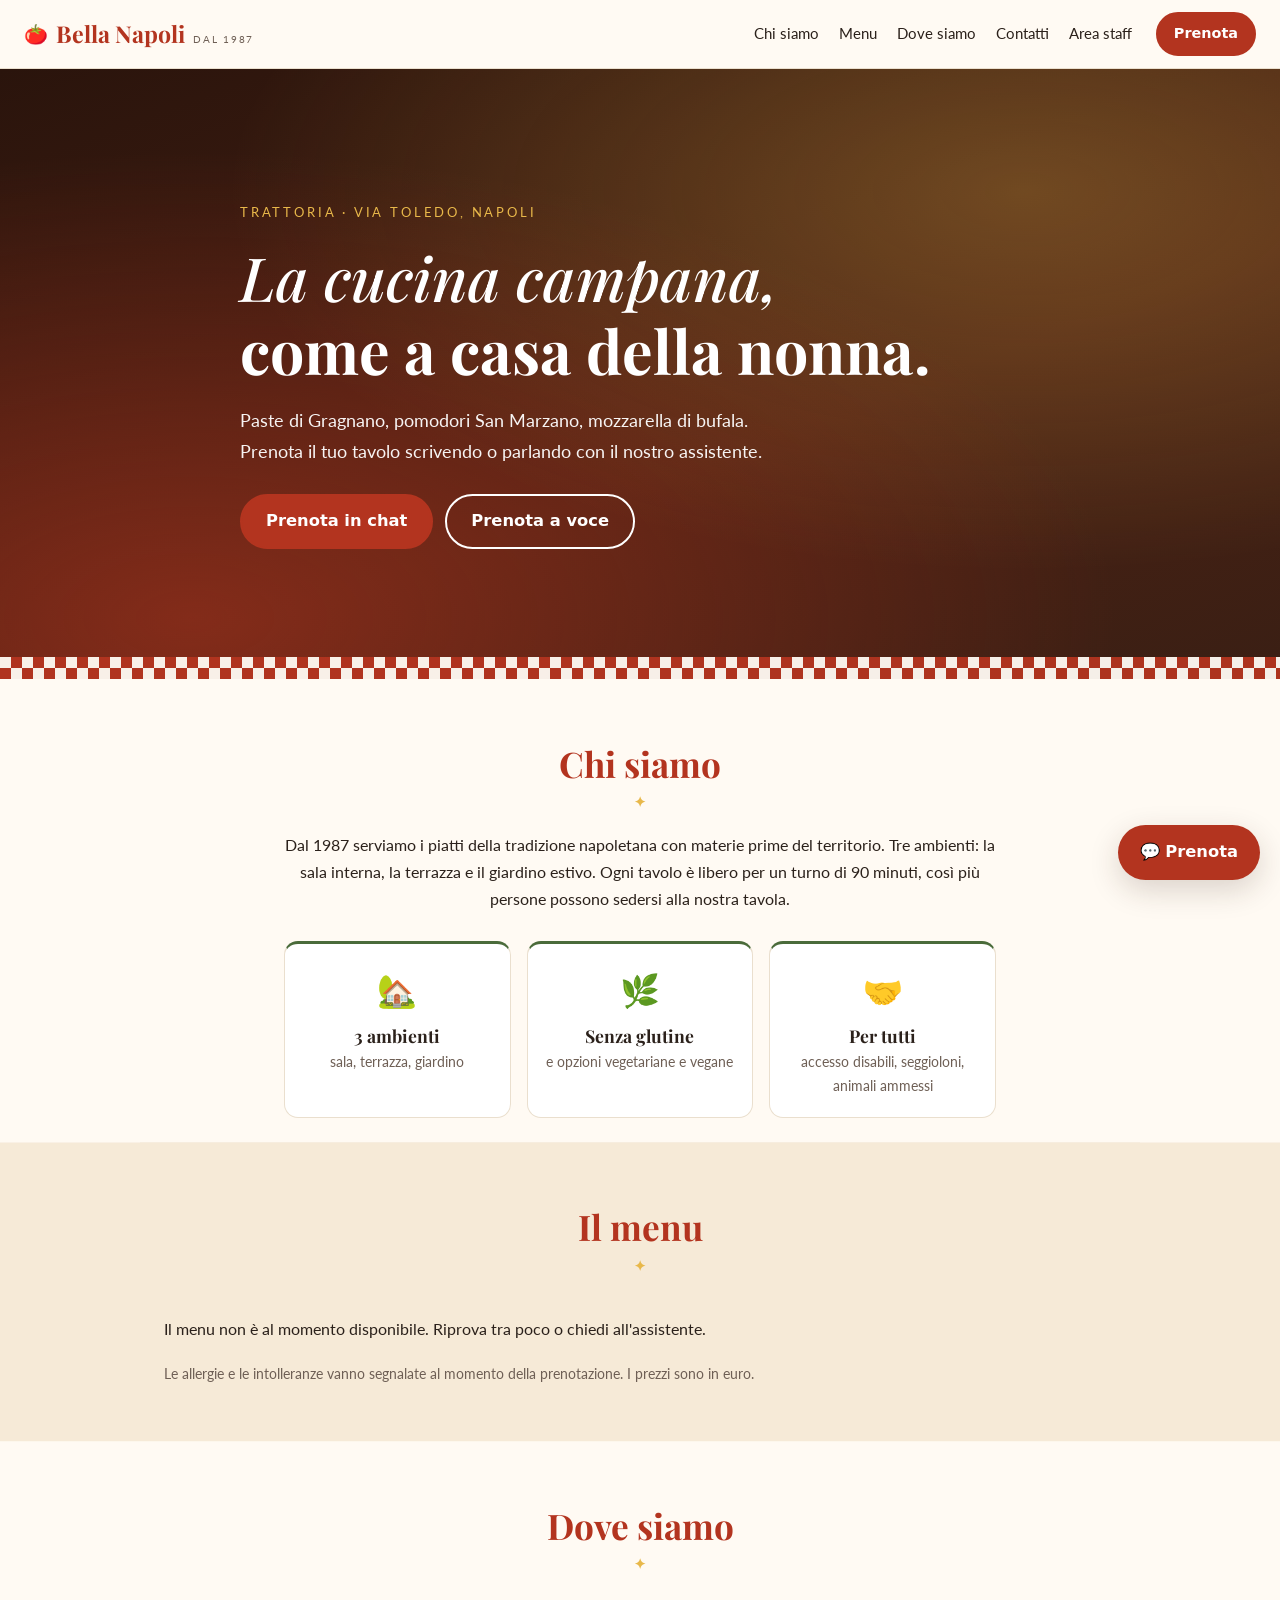
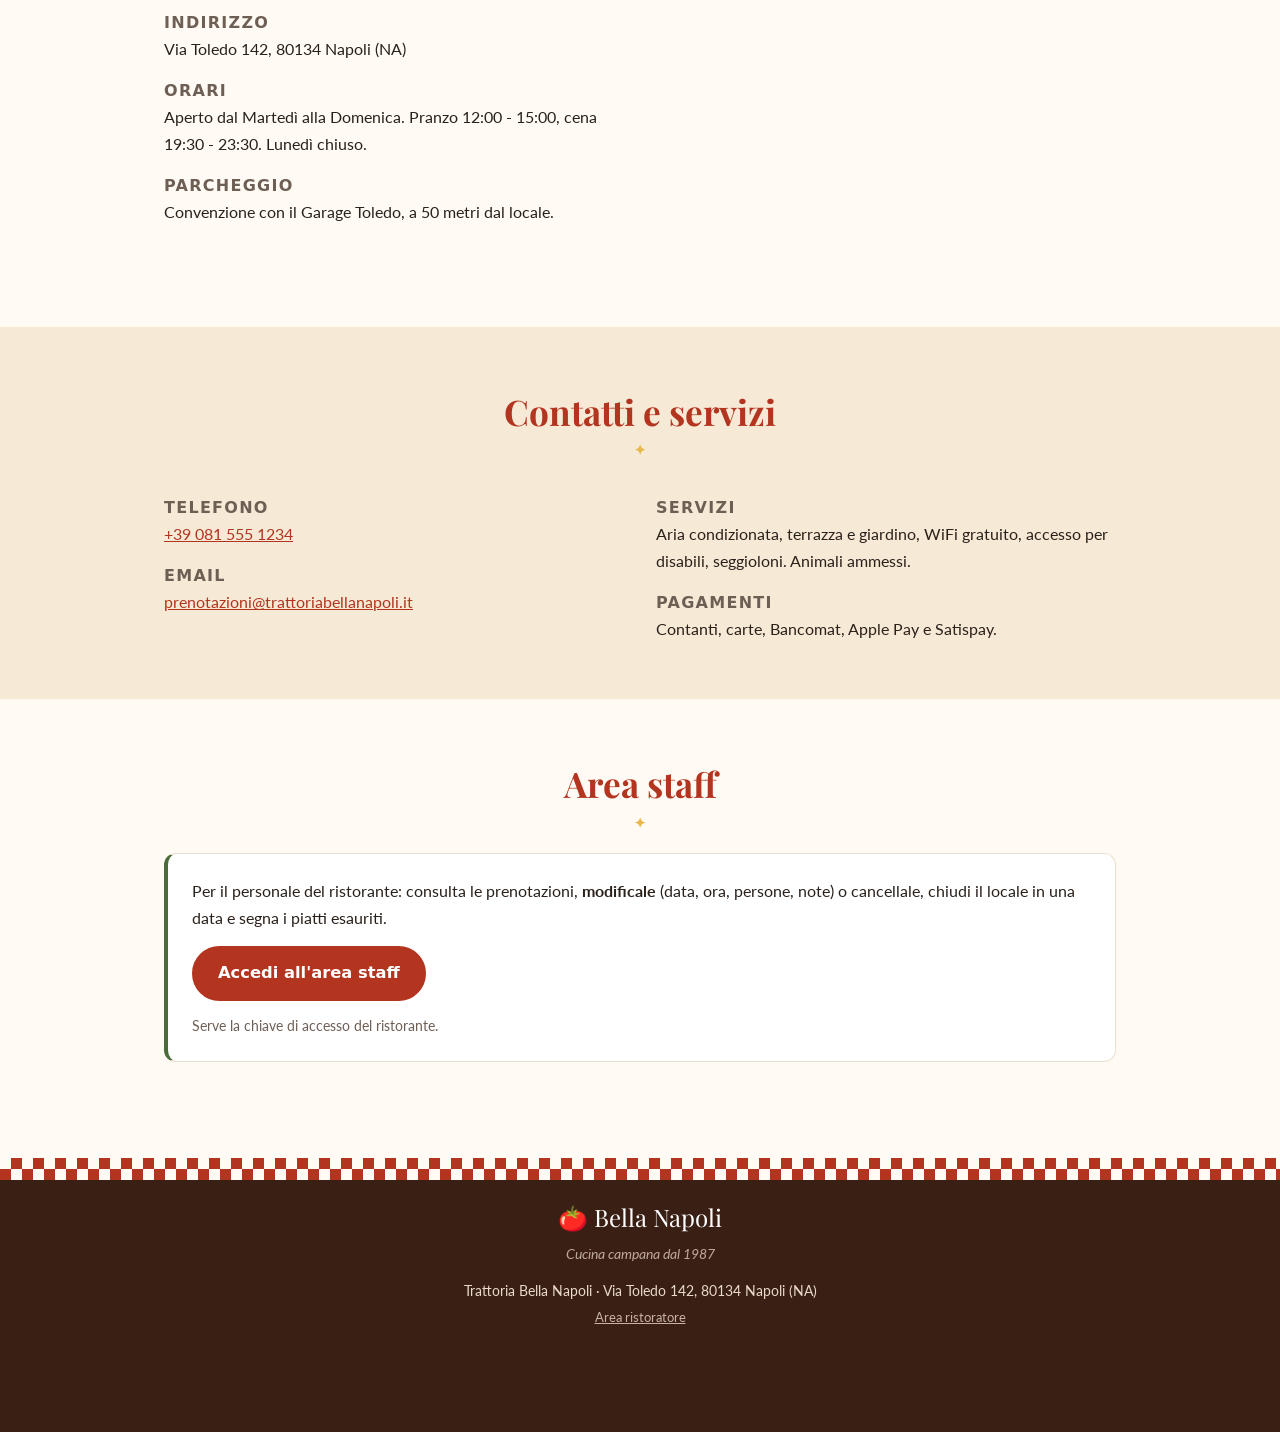
<file: frontend/index.html>
<!doctype html>
<html lang="it">
<head>
  <meta charset="utf-8">
  <meta name="viewport" content="width=device-width, initial-scale=1">
  <title>Trattoria Bella Napoli</title>
  <meta name="description" content="Cucina campana nel cuore di Napoli. Menu, orari, dove siamo e prenotazione del tavolo in chat o a voce.">
  <link rel="preconnect" href="https://fonts.googleapis.com">
  <link rel="preconnect" href="https://fonts.gstatic.com" crossorigin>
  <link rel="stylesheet" href="https://fonts.googleapis.com/css2?family=Playfair+Display:ital,wght@0,600;0,700;1,500&family=Lato:wght@400;700&display=swap">
  <link rel="stylesheet" href="css/style.css">
</head>
<body>
  <header class="topbar">
    <a class="brand" href="#top"><span class="brand-mark" aria-hidden="true">🍅</span>Bella Napoli <small>dal 1987</small></a>
    <nav>
      <a href="#chi-siamo">Chi siamo</a>
      <a href="#menu">Menu</a>
      <a href="#dove">Dove siamo</a>
      <a href="#contatti">Contatti</a>
      <a href="staff.html">Area staff</a>
    </nav>
    <button class="btn btn-small" data-open-assistant>Prenota</button>
  </header>

  <main id="top">
    <section class="hero">
      <div class="hero-inner">
        <p class="eyebrow">Trattoria · Via Toledo, Napoli</p>
        <h1>La cucina campana, <br>come a casa della nonna.</h1>
        <p class="lead">Paste di Gragnano, pomodori San Marzano, mozzarella di bufala. Prenota il tuo tavolo scrivendo o parlando con il nostro assistente.</p>
        <div class="hero-actions">
          <button class="btn" data-open-assistant data-mode="chat">Prenota in chat</button>
          <button class="btn btn-ghost" data-open-assistant data-mode="voice">Prenota a voce</button>
        </div>
      </div>
    </section>

    <section id="chi-siamo" class="section narrow">
      <h2>Chi siamo</h2>
      <p>Dal 1987 serviamo i piatti della tradizione napoletana con materie prime del territorio. Tre ambienti: la sala interna, la terrazza e il giardino estivo. Ogni tavolo è libero per un turno di 90 minuti, così più persone possono sedersi alla nostra tavola.</p>
      <ul class="features">
        <li><span class="ico" aria-hidden="true">🏡</span><strong>3 ambienti</strong><span>sala, terrazza, giardino</span></li>
        <li><span class="ico" aria-hidden="true">🌿</span><strong>Senza glutine</strong><span>e opzioni vegetariane e vegane</span></li>
        <li><span class="ico" aria-hidden="true">🤝</span><strong>Per tutti</strong><span>accesso disabili, seggioloni, animali ammessi</span></li>
      </ul>
    </section>

    <section id="menu" class="section">
      <h2>Il menu</h2>
      <div class="filters" id="menu-filters" role="group" aria-label="Filtri menu"></div>
      <div id="menu-list" class="menu-list" aria-live="polite">Carico il menu…</div>
      <p class="note">Le allergie e le intolleranze vanno segnalate al momento della prenotazione. I prezzi sono in euro.</p>
    </section>

    <section id="dove" class="section">
      <h2>Dove siamo</h2>
      <div class="two-col">
        <div>
          <h3>Indirizzo</h3>
          <p data-info="address">—</p>
          <h3>Orari</h3>
          <p data-info="opening_hours">—</p>
          <h3>Parcheggio</h3>
          <p data-info="parking">—</p>
        </div>
        <div class="map-wrap">
          <iframe id="map" title="Mappa del ristorante" loading="lazy" referrerpolicy="no-referrer"
                  src="https://www.openstreetmap.org/export/embed.html?bbox=14.2440%2C40.8390%2C14.2560%2C40.8470&amp;layer=mapnik"></iframe>
        </div>
      </div>
    </section>

    <section id="contatti" class="section">
      <h2>Contatti e servizi</h2>
      <div class="two-col">
        <div>
          <h3>Telefono</h3>
          <p><a data-info="phone" data-link="tel">—</a></p>
          <h3>Email</h3>
          <p><a data-info="email" data-link="mailto">—</a></p>
        </div>
        <div>
          <h3>Servizi</h3>
          <p data-info="services">—</p>
          <h3>Pagamenti</h3>
          <p data-info="payment_methods">—</p>
        </div>
      </div>
    </section>

    <section id="staff" class="section">
      <h2>Area staff</h2>
      <div class="staff-box">
        <p>Per il personale del ristorante: consulta le prenotazioni, <strong>modificale</strong> (data, ora, persone, note) o cancellale, chiudi il locale in una data e segna i piatti esauriti.</p>
        <a class="btn" href="staff.html">Accedi all'area staff</a>
        <p class="staff-note">Serve la chiave di accesso del ristorante.</p>
      </div>
    </section>
  </main>

  <footer class="footer">
    <p class="footer-brand">🍅 Bella Napoli</p>
    <p class="footer-tag">Cucina campana dal 1987</p>
    <p><span data-info="name">Trattoria Bella Napoli</span> · <span data-info="address">Via Toledo 142, Napoli</span></p>
    <p class="footer-staff"><a href="staff.html">Area ristoratore</a></p>
  </footer>

  <!-- ========== Assistente (chat + voce) ========== -->
  <button id="assistant-fab" class="fab" aria-label="Apri l'assistente per prenotare" data-open-assistant>
    <span aria-hidden="true">💬</span> Prenota
  </button>

  <section id="assistant" class="assistant" role="dialog" aria-label="Assistente prenotazioni" hidden>
    <header class="assistant-head">
      <div>
        <strong>Assistente prenotazioni</strong>
        <small id="assistant-status">—</small>
      </div>
      <div class="tabs" role="tablist">
        <button role="tab" id="tab-chat" aria-selected="true" data-mode="chat">Scrivi</button>
        <button role="tab" id="tab-voice" aria-selected="false" data-mode="voice">Parla</button>
      </div>
      <button id="assistant-close" class="icon-btn" aria-label="Chiudi">✕</button>
    </header>

    <!-- Modalità testuale -->
    <div id="pane-chat" class="pane">
      <div id="chat-log" class="log" aria-live="polite"></div>
      <form id="chat-form" class="composer" autocomplete="off">
        <input id="chat-input" type="text" maxlength="2000" placeholder="Scrivi qui il tuo messaggio…" aria-label="Messaggio">
        <button class="btn btn-small" type="submit">Invia</button>
      </form>
      <button id="chat-reset" class="link-btn" type="button">Nuova conversazione</button>
    </div>

    <!-- Modalità vocale -->
    <div id="pane-voice" class="pane" hidden>
      <div class="voice-stage">
        <button id="voice-toggle" class="mic" type="button" aria-pressed="false">
          <span class="mic-icon" aria-hidden="true">🎙️</span>
          <span id="voice-label">Tocca per parlare</span>
        </button>
        <p id="voice-state" class="voice-state">Spento</p>
        <p class="hint">Parla con naturalezza: puoi interrompere l'assistente mentre risponde. Serve il permesso al microfono.</p>
      </div>
    </div>
  </section>

  <script src="js/config.js"></script>
  <script src="js/site.js"></script>
  <script src="js/chat.js"></script>
  <script src="js/voice.js"></script>
  <script src="js/assistant.js"></script>
</body>
</html>
</file>
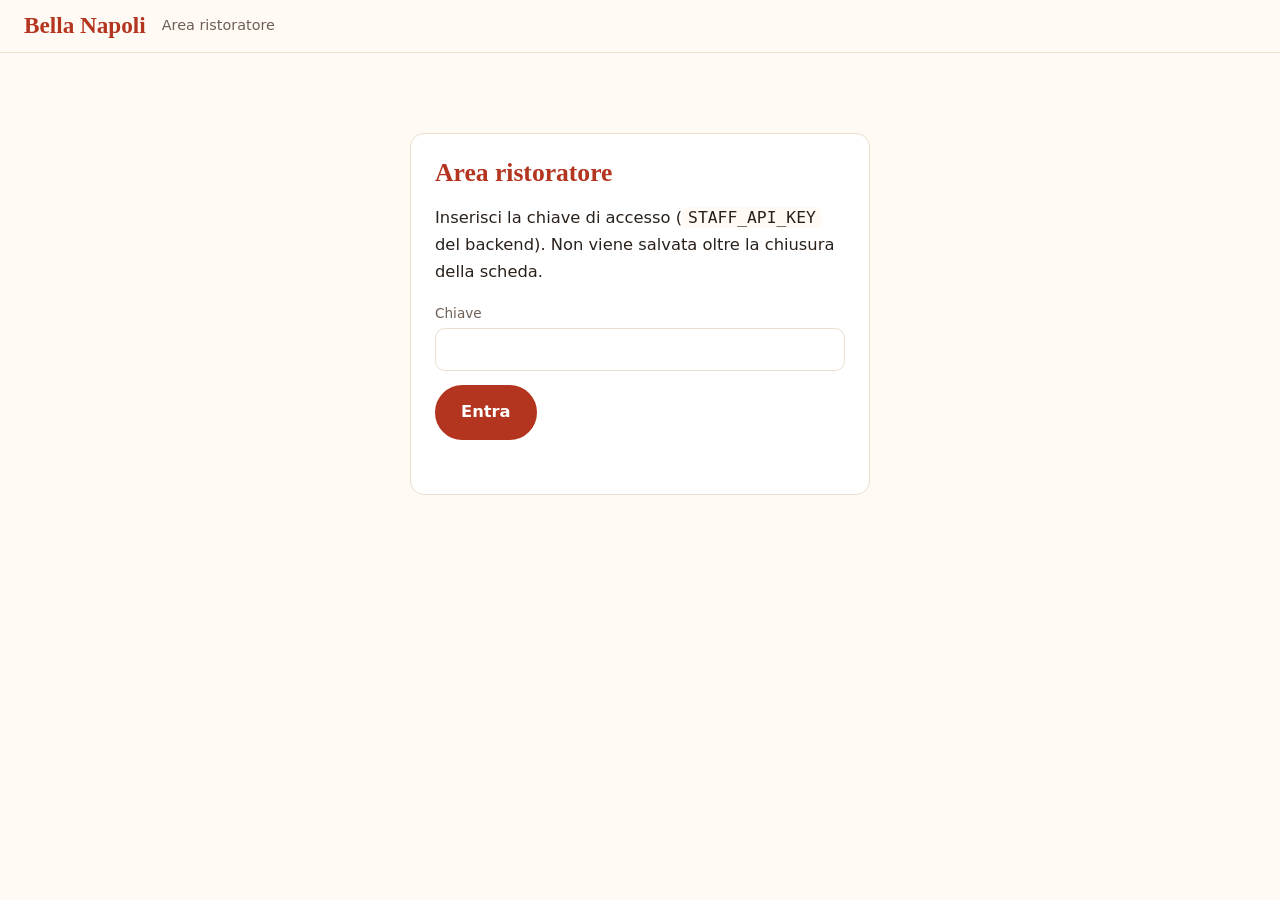
<file: frontend/staff.html>
<!doctype html>
<html lang="it">
<head>
  <meta charset="utf-8">
  <meta name="viewport" content="width=device-width, initial-scale=1">
  <meta name="robots" content="noindex">
  <title>Area ristoratore · Bella Napoli</title>
  <link rel="stylesheet" href="css/style.css">
  <link rel="stylesheet" href="css/staff.css">
</head>
<body class="staff">
  <header class="topbar">
    <a class="brand" href="index.html">Bella Napoli</a>
    <span class="staff-tag">Area ristoratore</span>
    <button id="logout" class="btn btn-small btn-outline" hidden>Esci</button>
  </header>

  <main class="staff-main">
    <!-- Accesso -->
    <section id="login" class="panel narrow">
      <h1>Area ristoratore</h1>
      <p>Inserisci la chiave di accesso (<code>STAFF_API_KEY</code> del backend). Non viene salvata oltre la chiusura della scheda.</p>
      <form id="login-form" autocomplete="off">
        <label for="key">Chiave</label>
        <input id="key" type="password" required>
        <button class="btn" type="submit">Entra</button>
      </form>
      <p id="login-msg" class="msg-line" role="alert"></p>
    </section>

    <!-- Gestione -->
    <div id="app" hidden>
      <nav class="staff-tabs" role="tablist">
        <button role="tab" data-tab="reservations" aria-selected="true">Prenotazioni</button>
        <button role="tab" data-tab="closures" aria-selected="false">Chiusure</button>
        <button role="tab" data-tab="menu" aria-selected="false">Menu</button>
      </nav>
      <p id="app-msg" class="msg-line" role="status"></p>

      <!-- Prenotazioni -->
      <section id="tab-reservations" class="panel">
        <form id="filters" class="toolbar">
          <label>Data <input id="f-date" type="date"></label>
          <label>Stato
            <select id="f-status">
              <option value="">Tutte</option>
              <option value="CONFIRMED">Confermate</option>
              <option value="CANCELLED">Cancellate</option>
            </select>
          </label>
          <button class="btn btn-small" type="submit">Aggiorna</button>
          <button class="btn btn-small btn-outline" type="button" id="f-today">Oggi</button>
          <button class="btn btn-small btn-outline" type="button" id="f-all">Da oggi in poi</button>
        </form>
        <p id="res-count" class="hint-line"></p>
        <div class="table-wrap">
          <table id="res-table">
            <thead>
              <tr><th>Data</th><th>Ora</th><th>Persone</th><th>Tavolo</th><th>Cliente</th><th>Telefono</th><th>Note</th><th>Stato</th><th>Codice</th><th></th></tr>
            </thead>
            <tbody></tbody>
          </table>
        </div>
      </section>

      <!-- Chiusure -->
      <section id="tab-closures" class="panel" hidden>
        <form id="closure-form" class="toolbar">
          <label>Data <input id="c-date" type="date" required></label>
          <label>Motivo <input id="c-reason" type="text" maxlength="200" placeholder="es. Ferragosto"></label>
          <button class="btn btn-small" type="submit">Chiudi il locale</button>
        </form>
        <p class="hint-line">Le prenotazioni già fatte per quel giorno non vengono cancellate: ti avvisiamo e le trovi in elenco.</p>
        <ul id="closure-list" class="plain-list"></ul>
      </section>

      <!-- Menu -->
      <section id="tab-menu" class="panel" hidden>
        <p class="hint-line">Un piatto segnato come esaurito sparisce subito dal menu del sito e del chatbot.</p>
        <div id="menu-staff"></div>
      </section>
    </div>
  </main>

  <!-- Modifica prenotazione -->
  <dialog id="edit-dialog">
    <form id="edit-form" method="dialog">
      <h2>Modifica prenotazione <span id="e-code"></span></h2>
      <p id="e-who" class="hint-line"></p>
      <label>Data <input id="e-date" type="date" required></label>
      <label>Ora <input id="e-time" type="time" required></label>
      <label>Persone <input id="e-guests" type="number" min="1" max="20" required></label>
      <label>Note <textarea id="e-notes" rows="3" maxlength="300"></textarea></label>
      <p id="e-msg" class="msg-line" role="alert"></p>
      <div class="dialog-actions">
        <button class="btn btn-outline" type="button" id="e-cancel">Annulla</button>
        <button class="btn" type="submit">Salva</button>
      </div>
    </form>
  </dialog>

  <script src="js/config.js"></script>
  <script src="js/staff.js"></script>
</body>
</html>
</file>
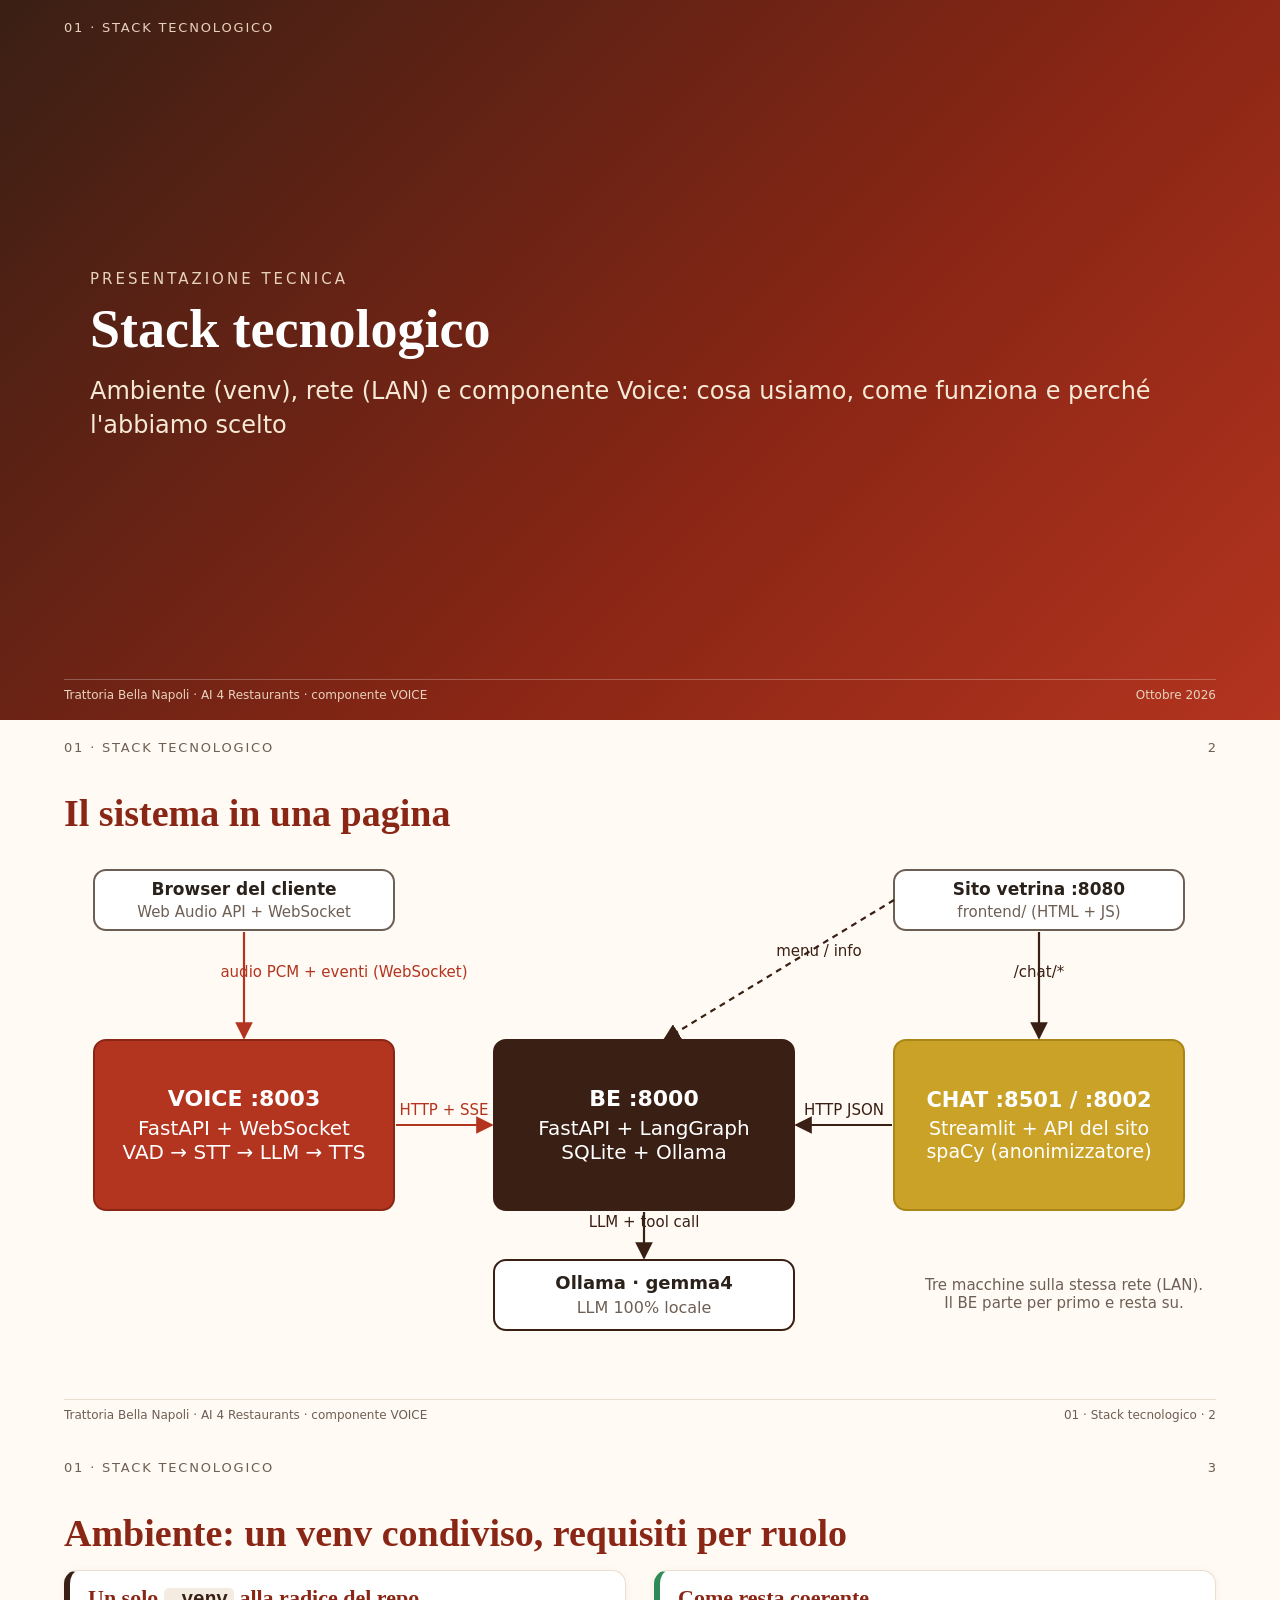
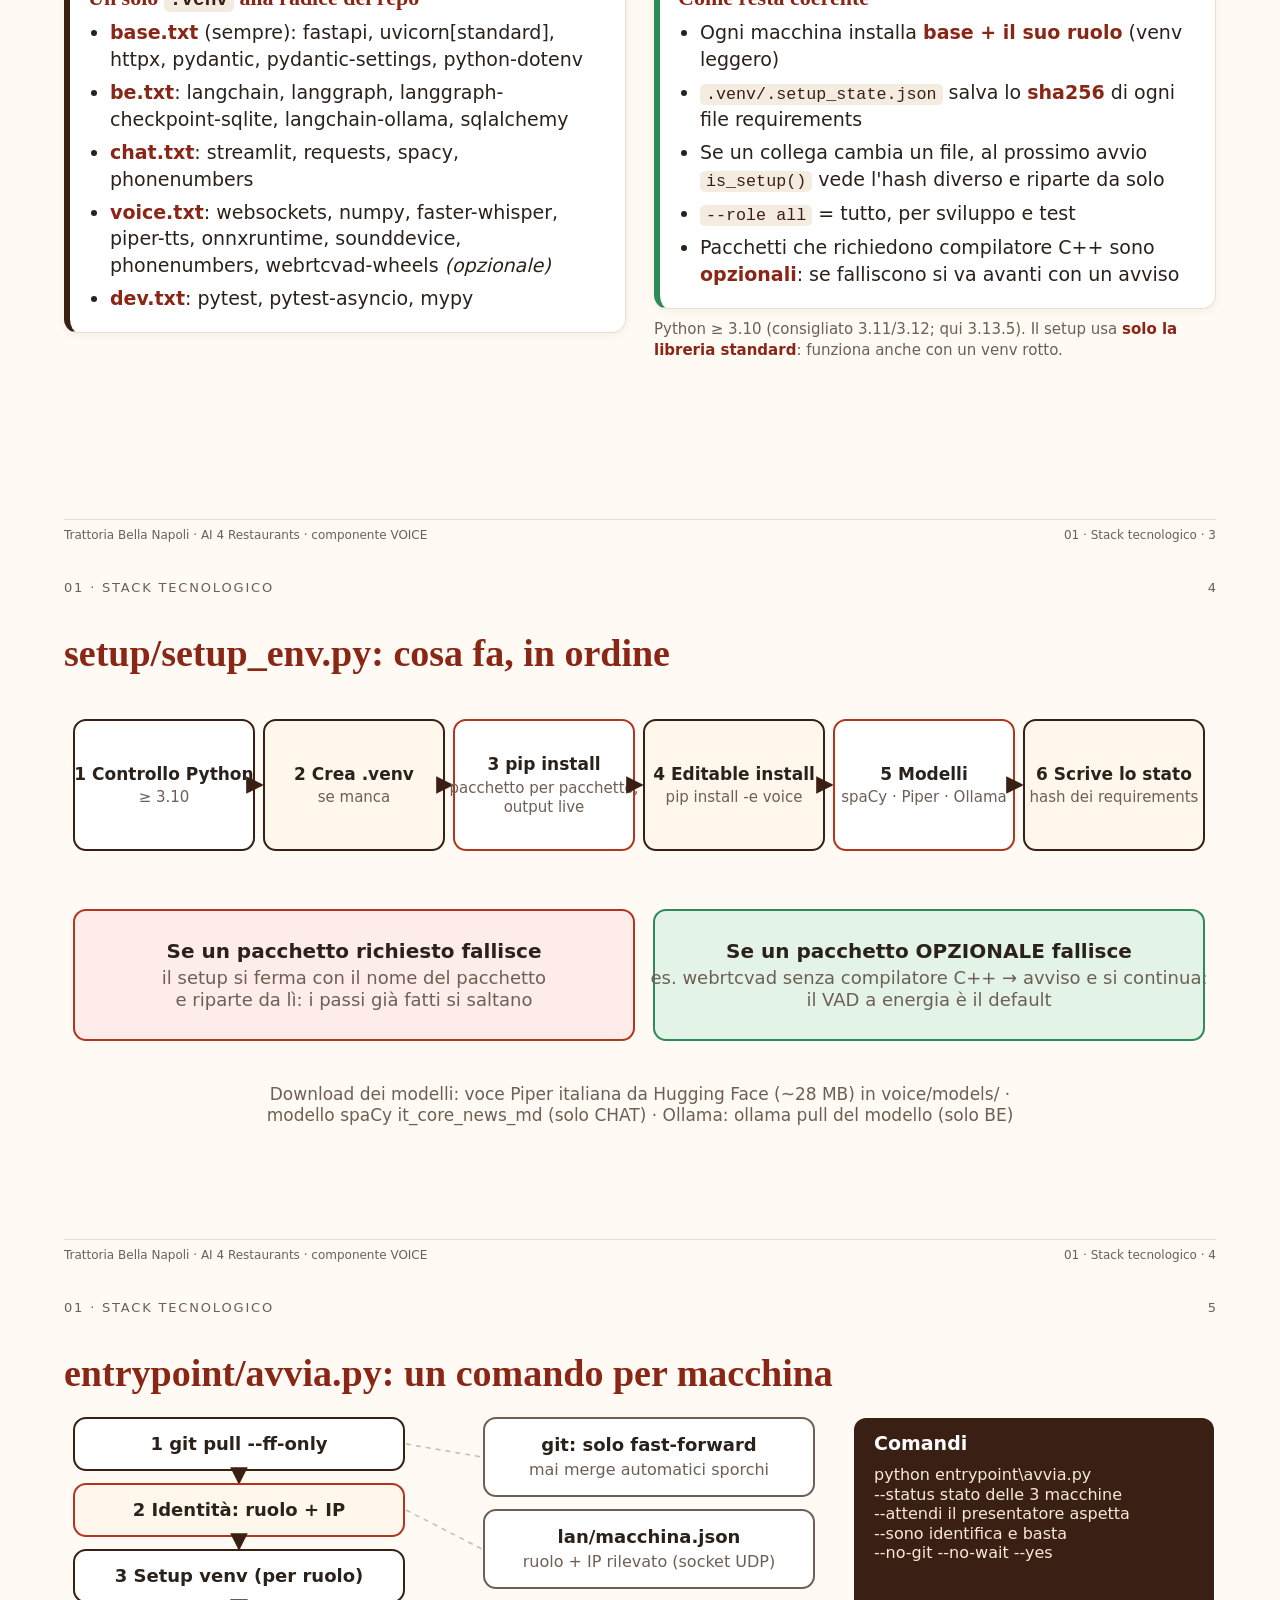
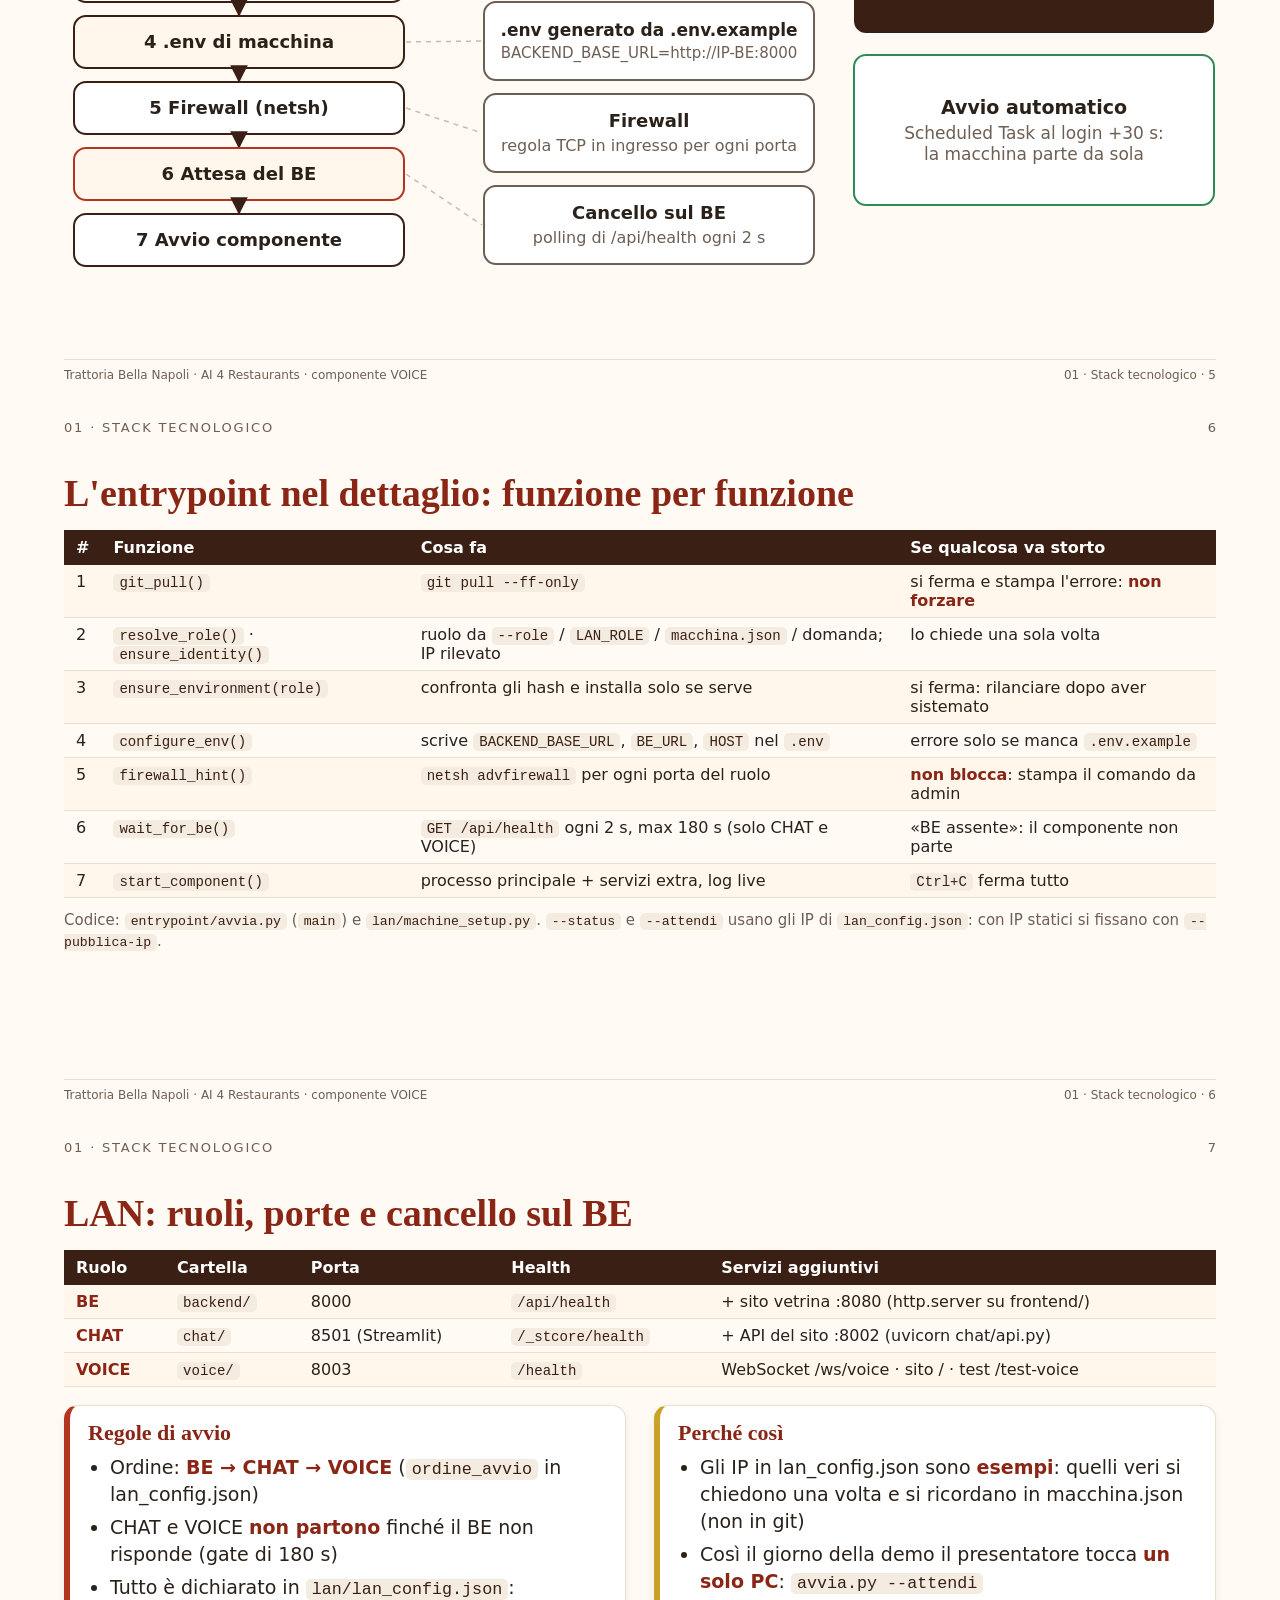
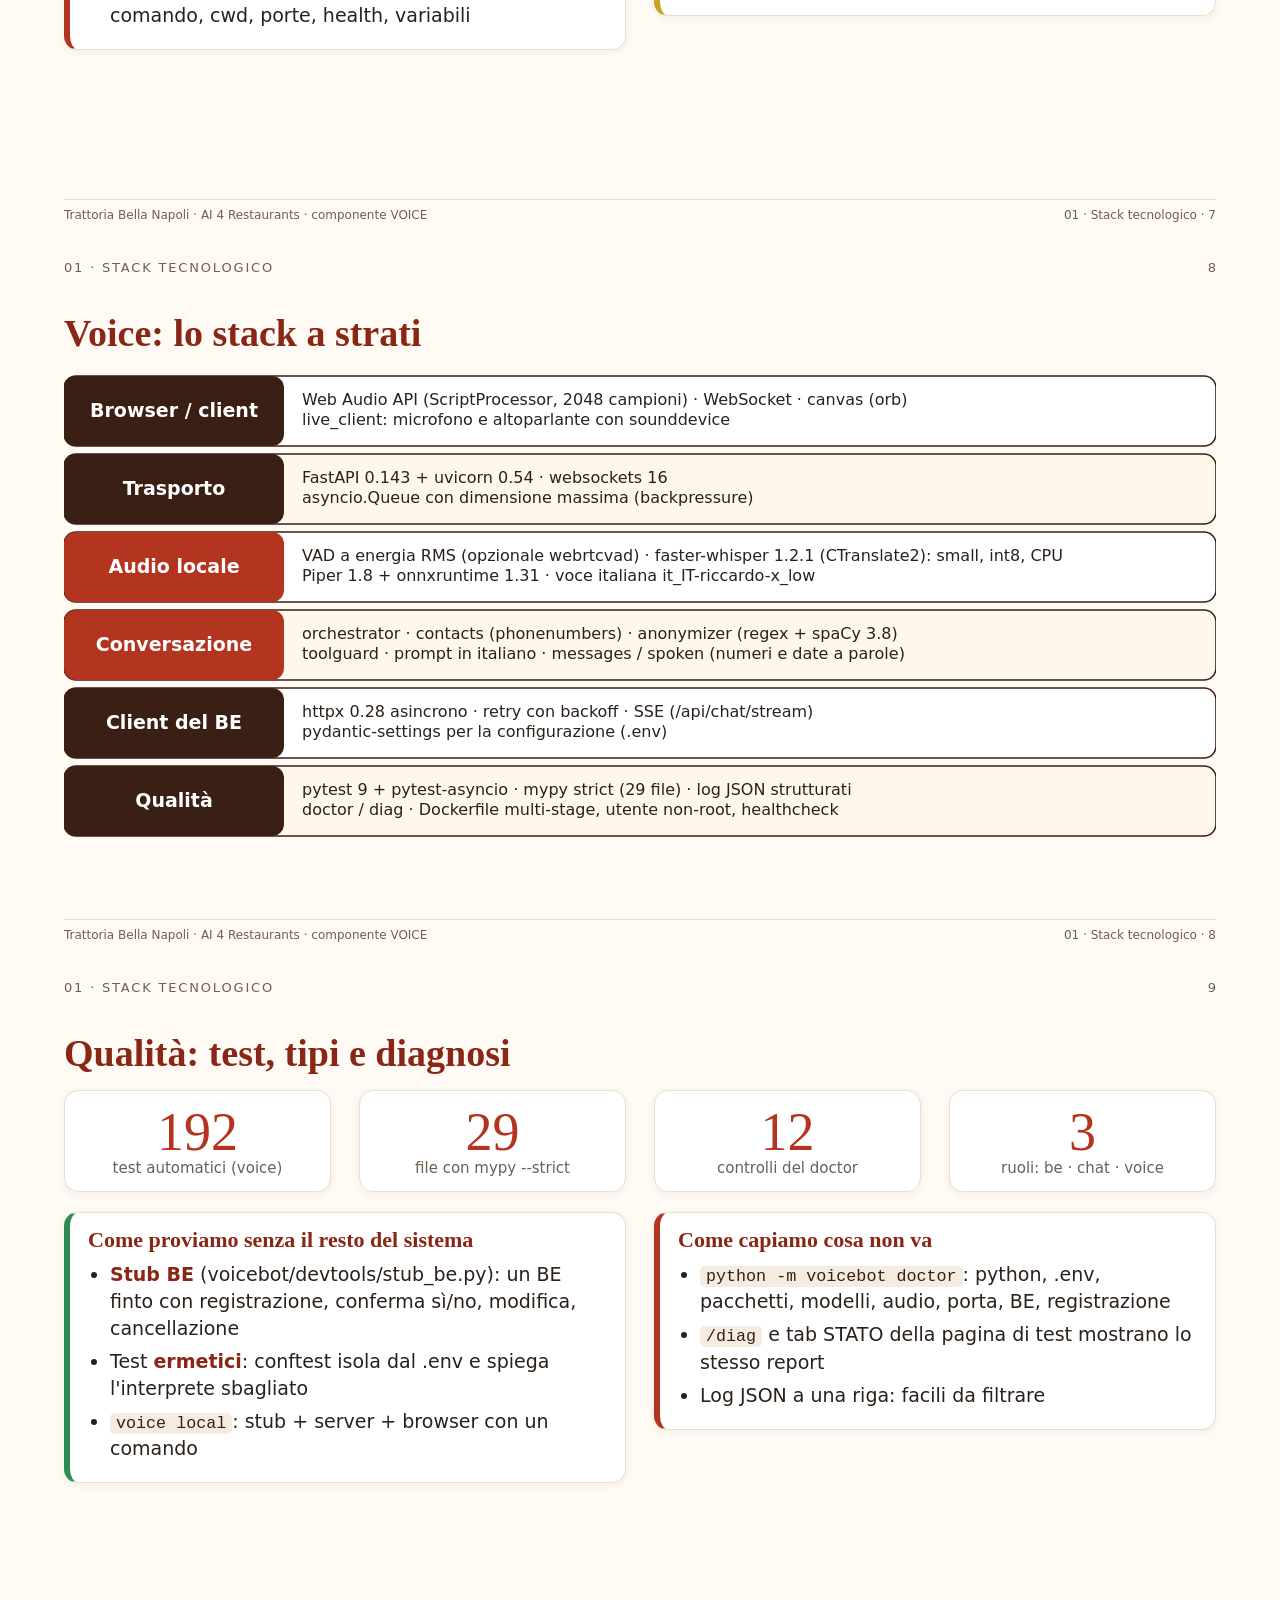
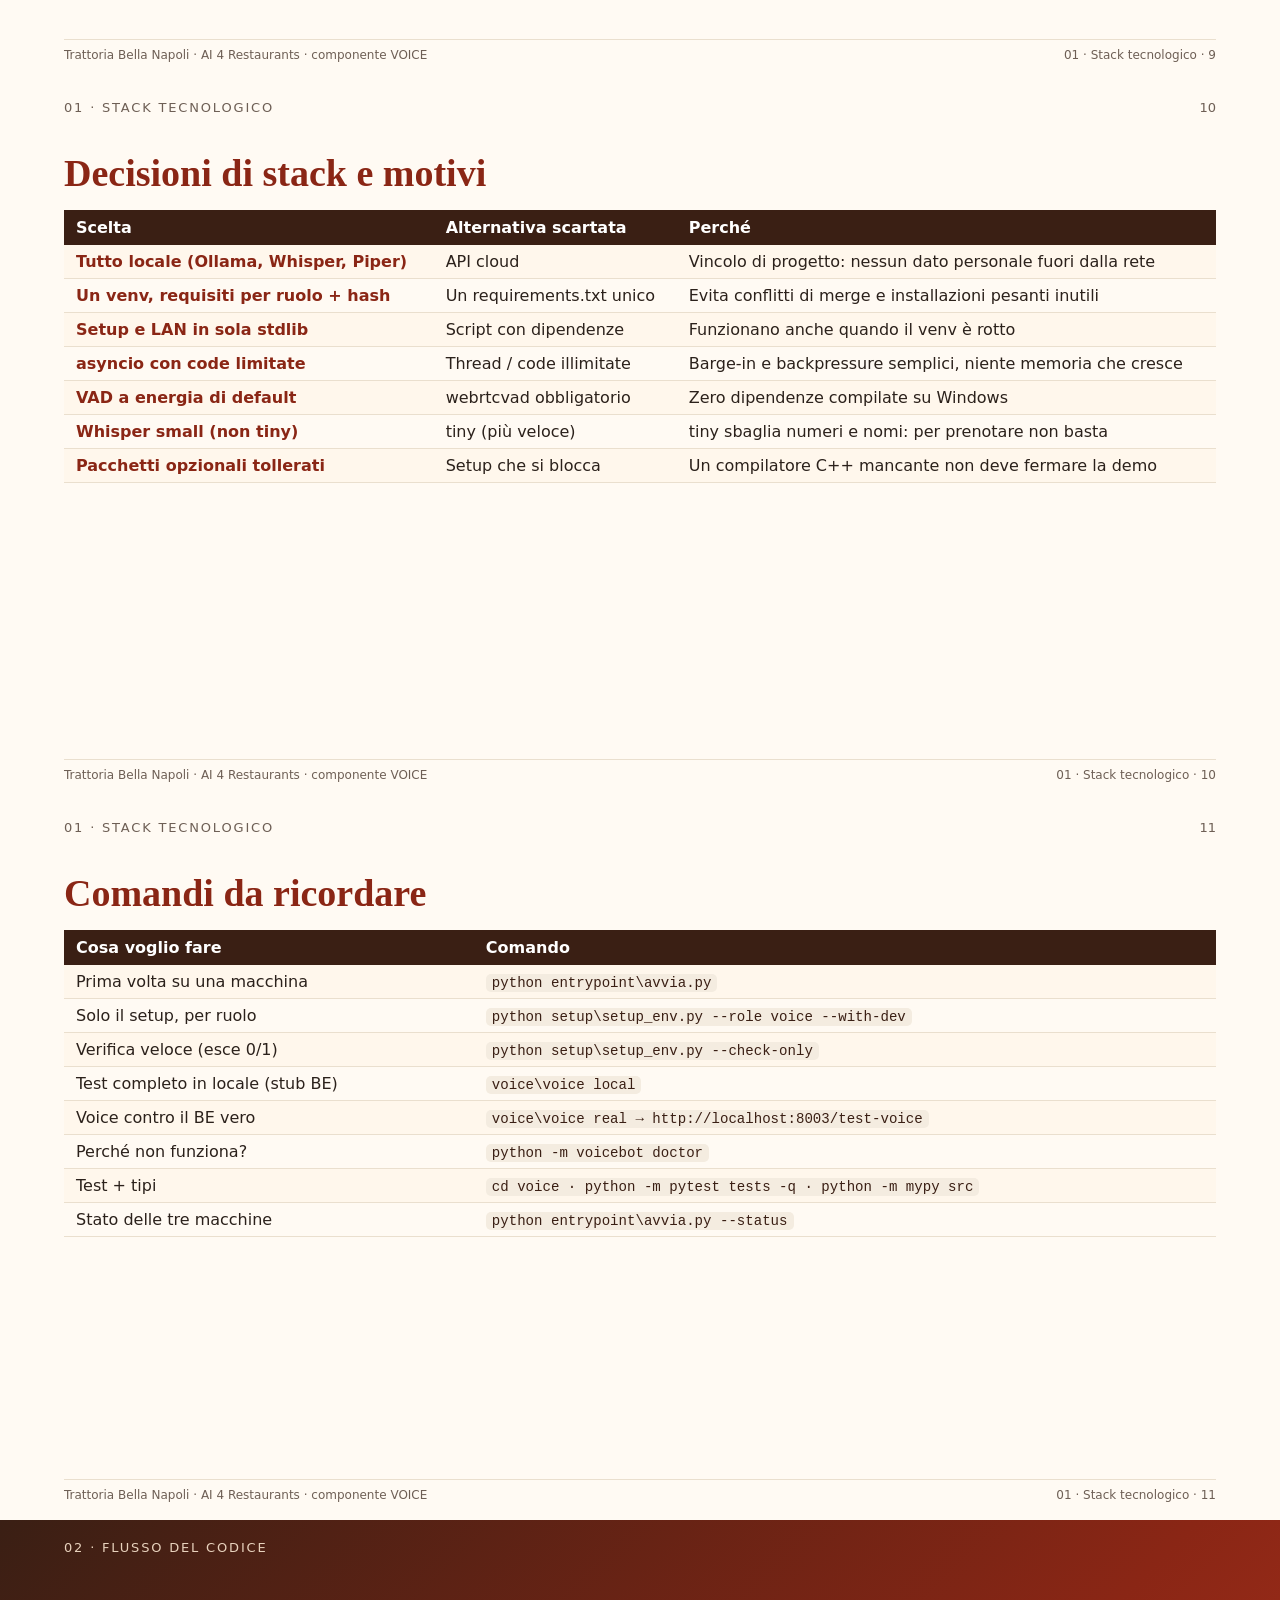
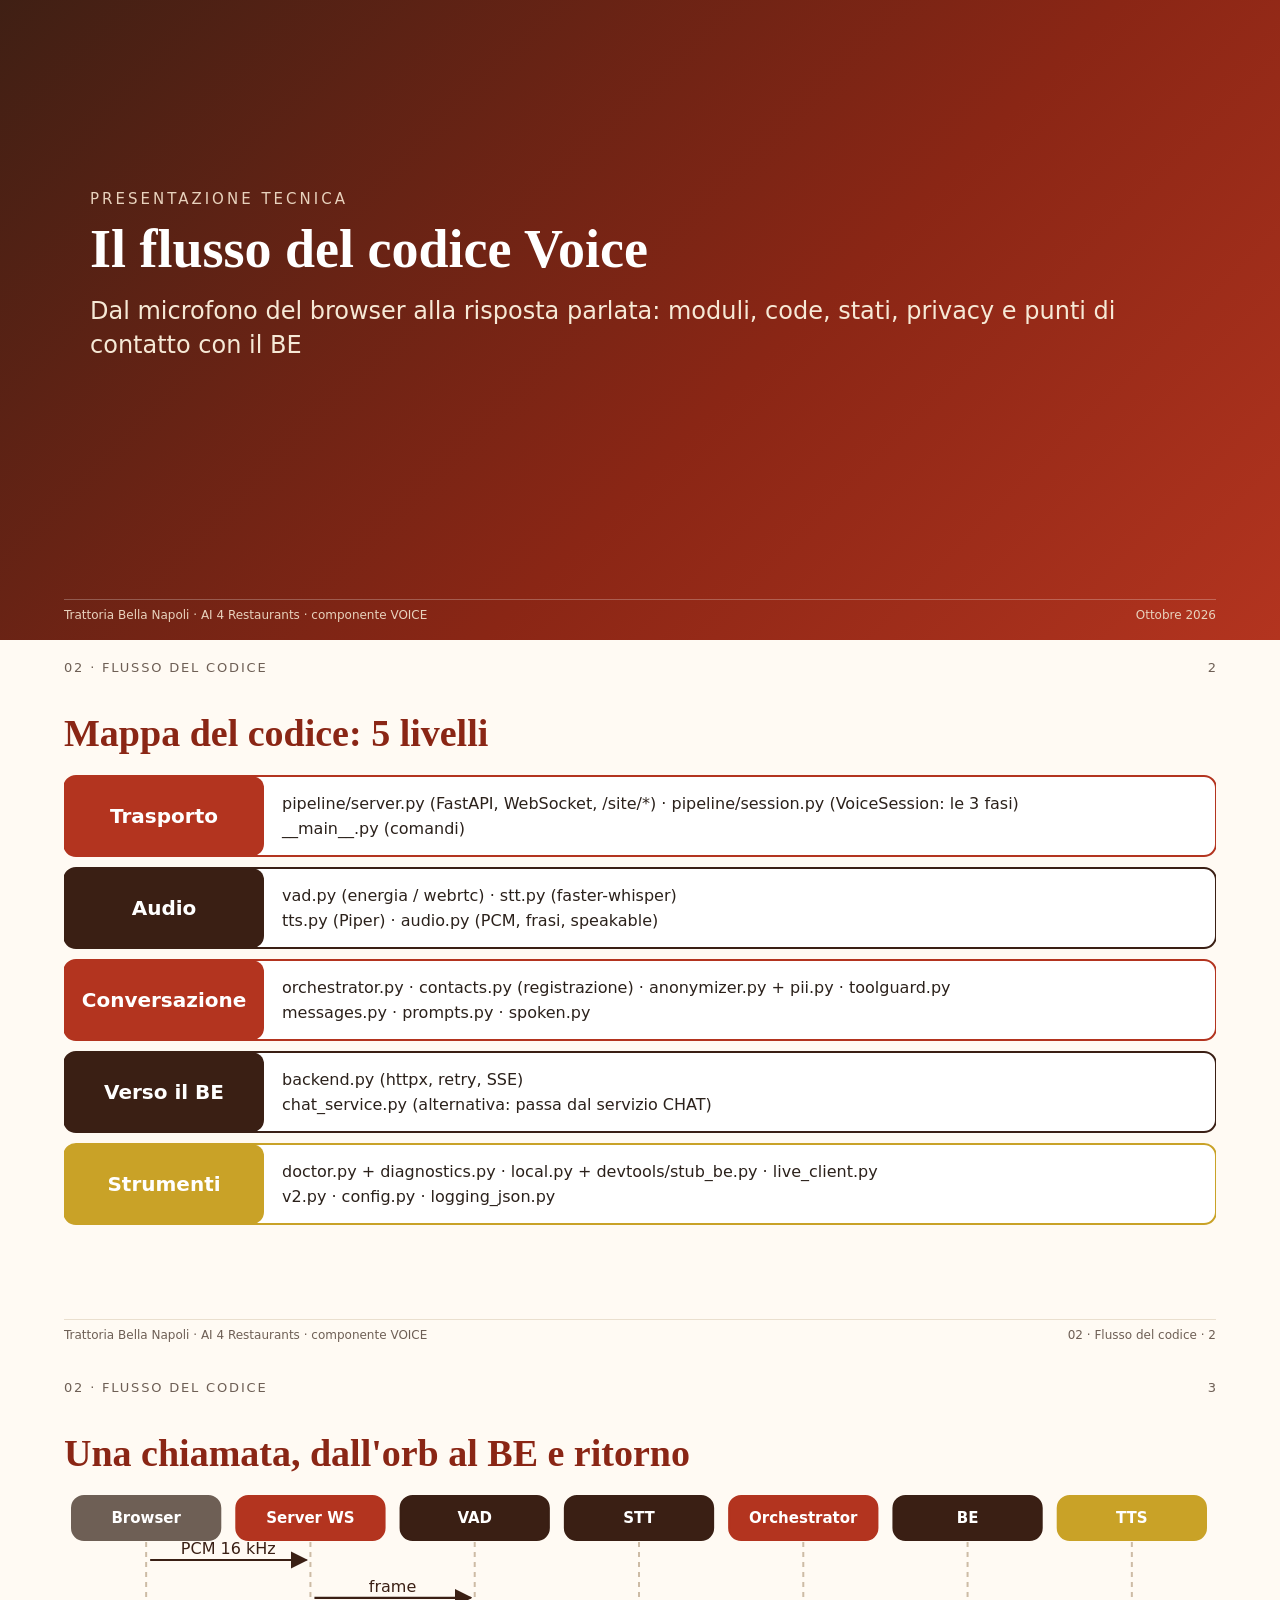
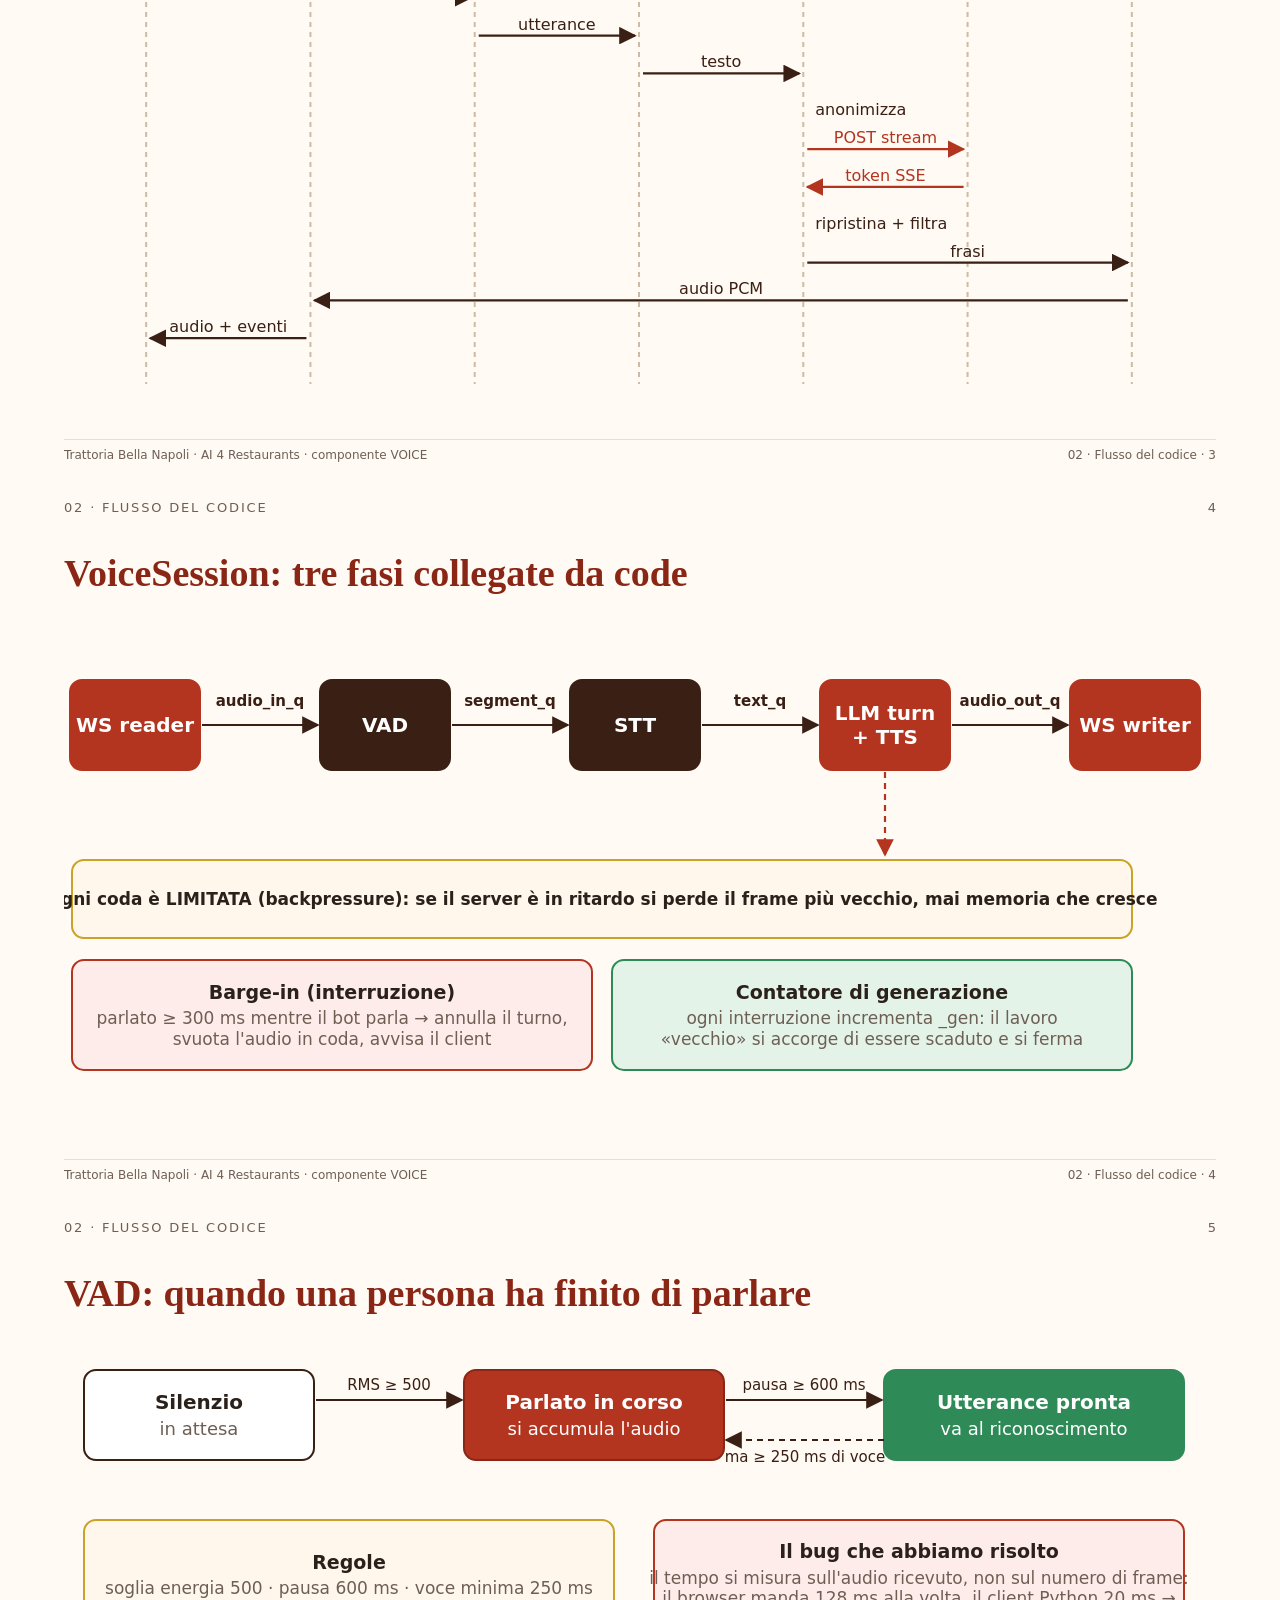
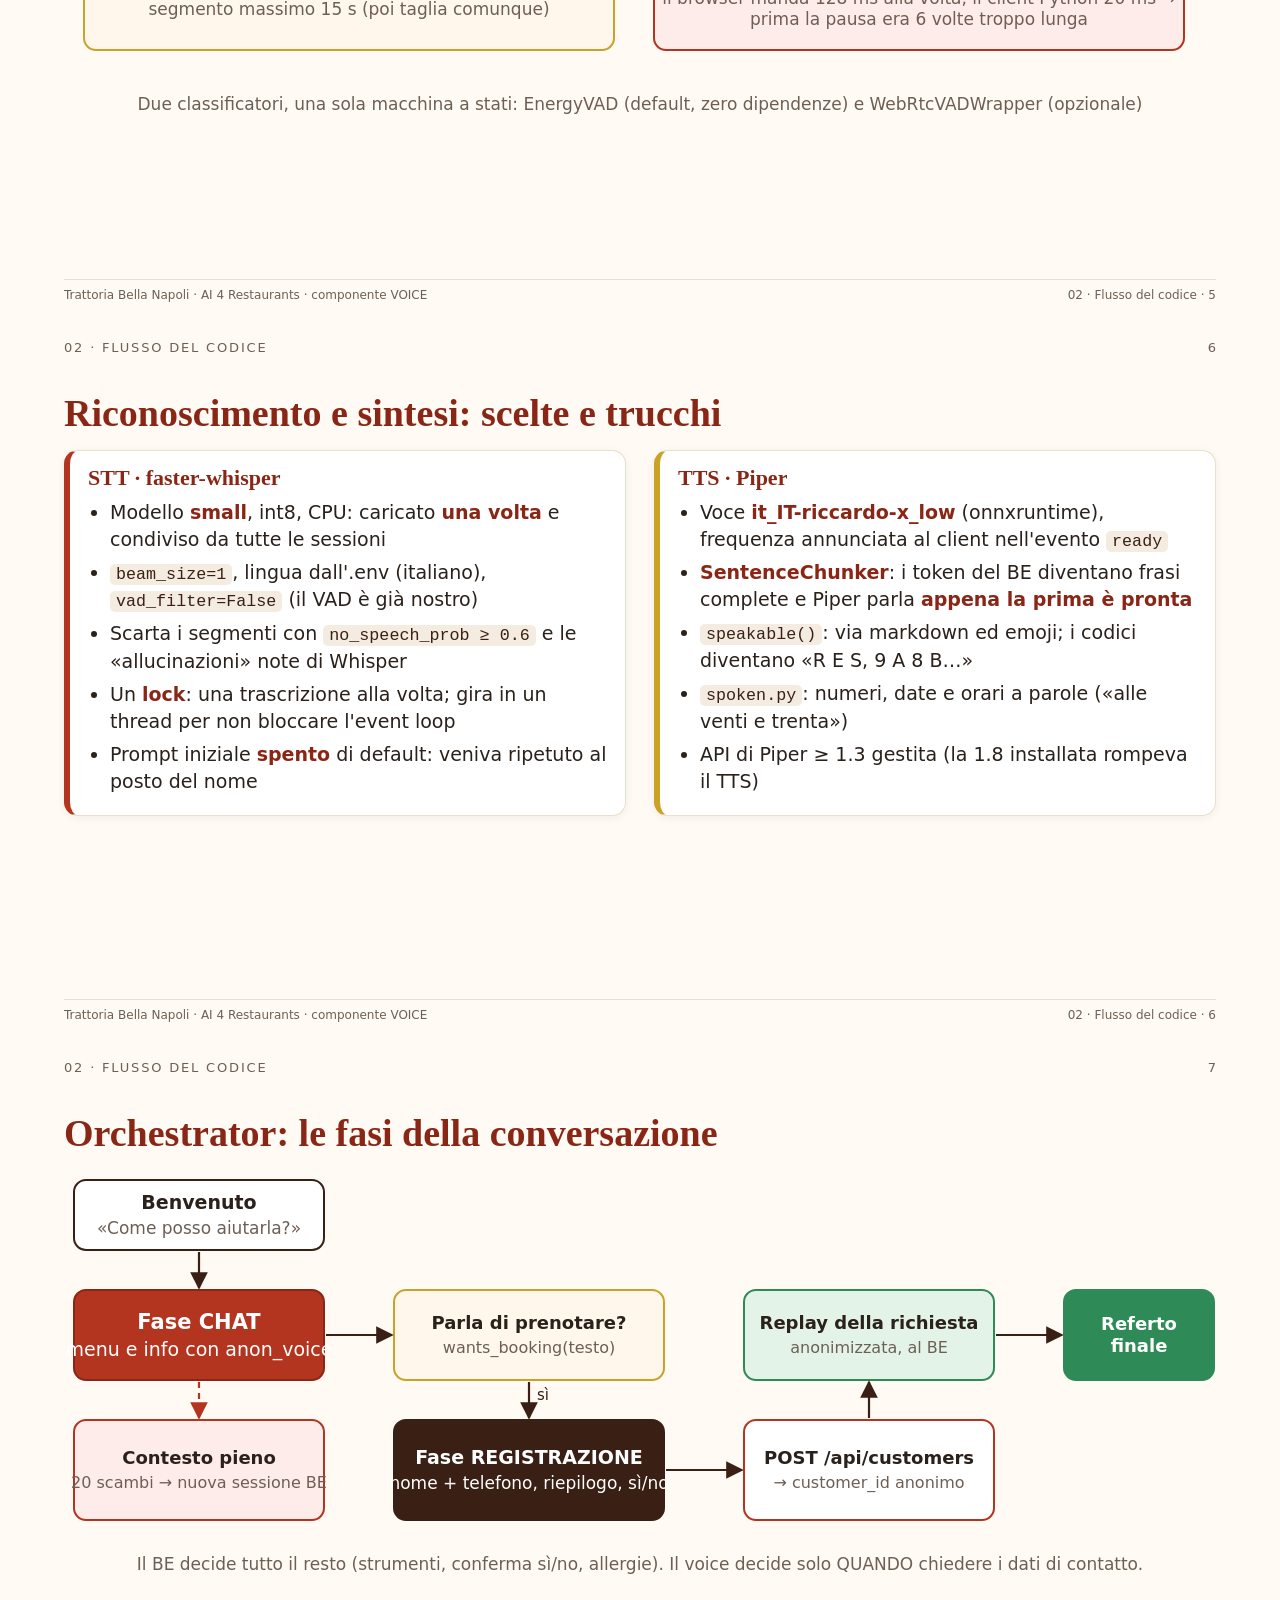
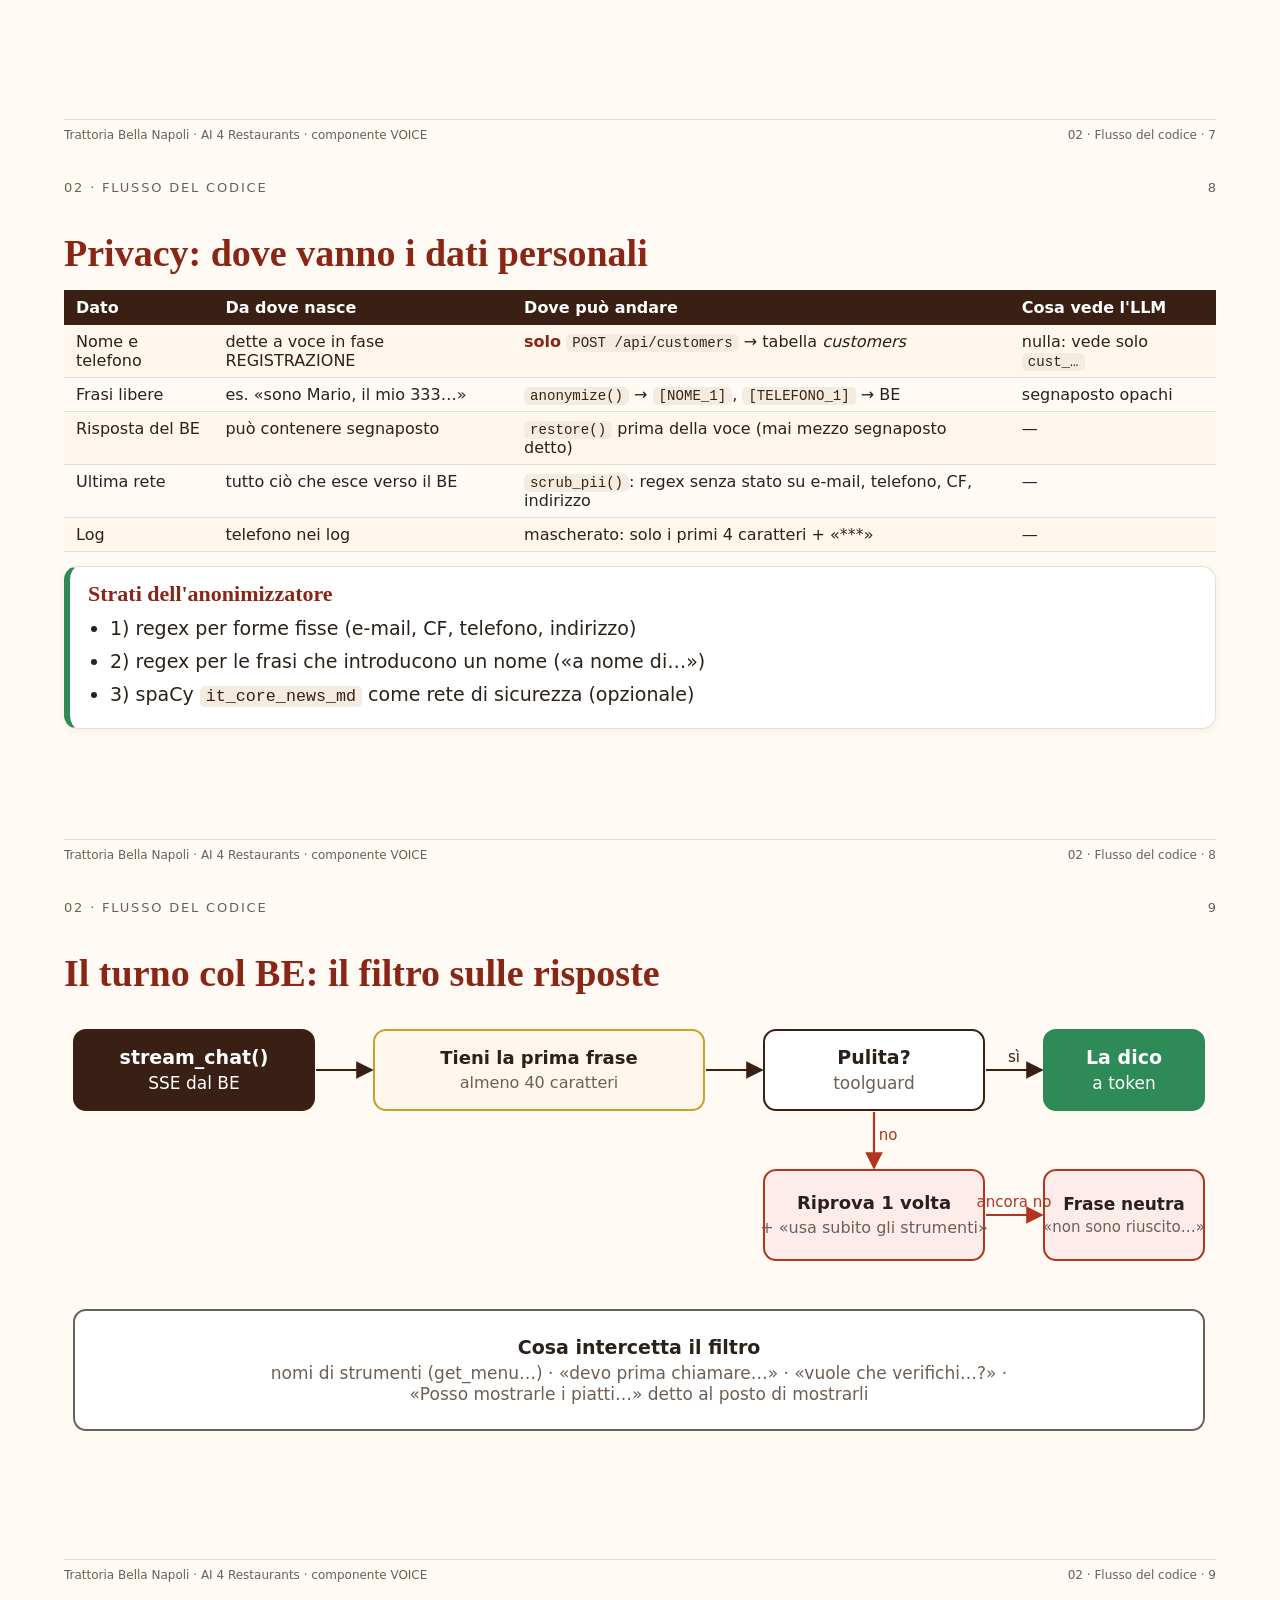
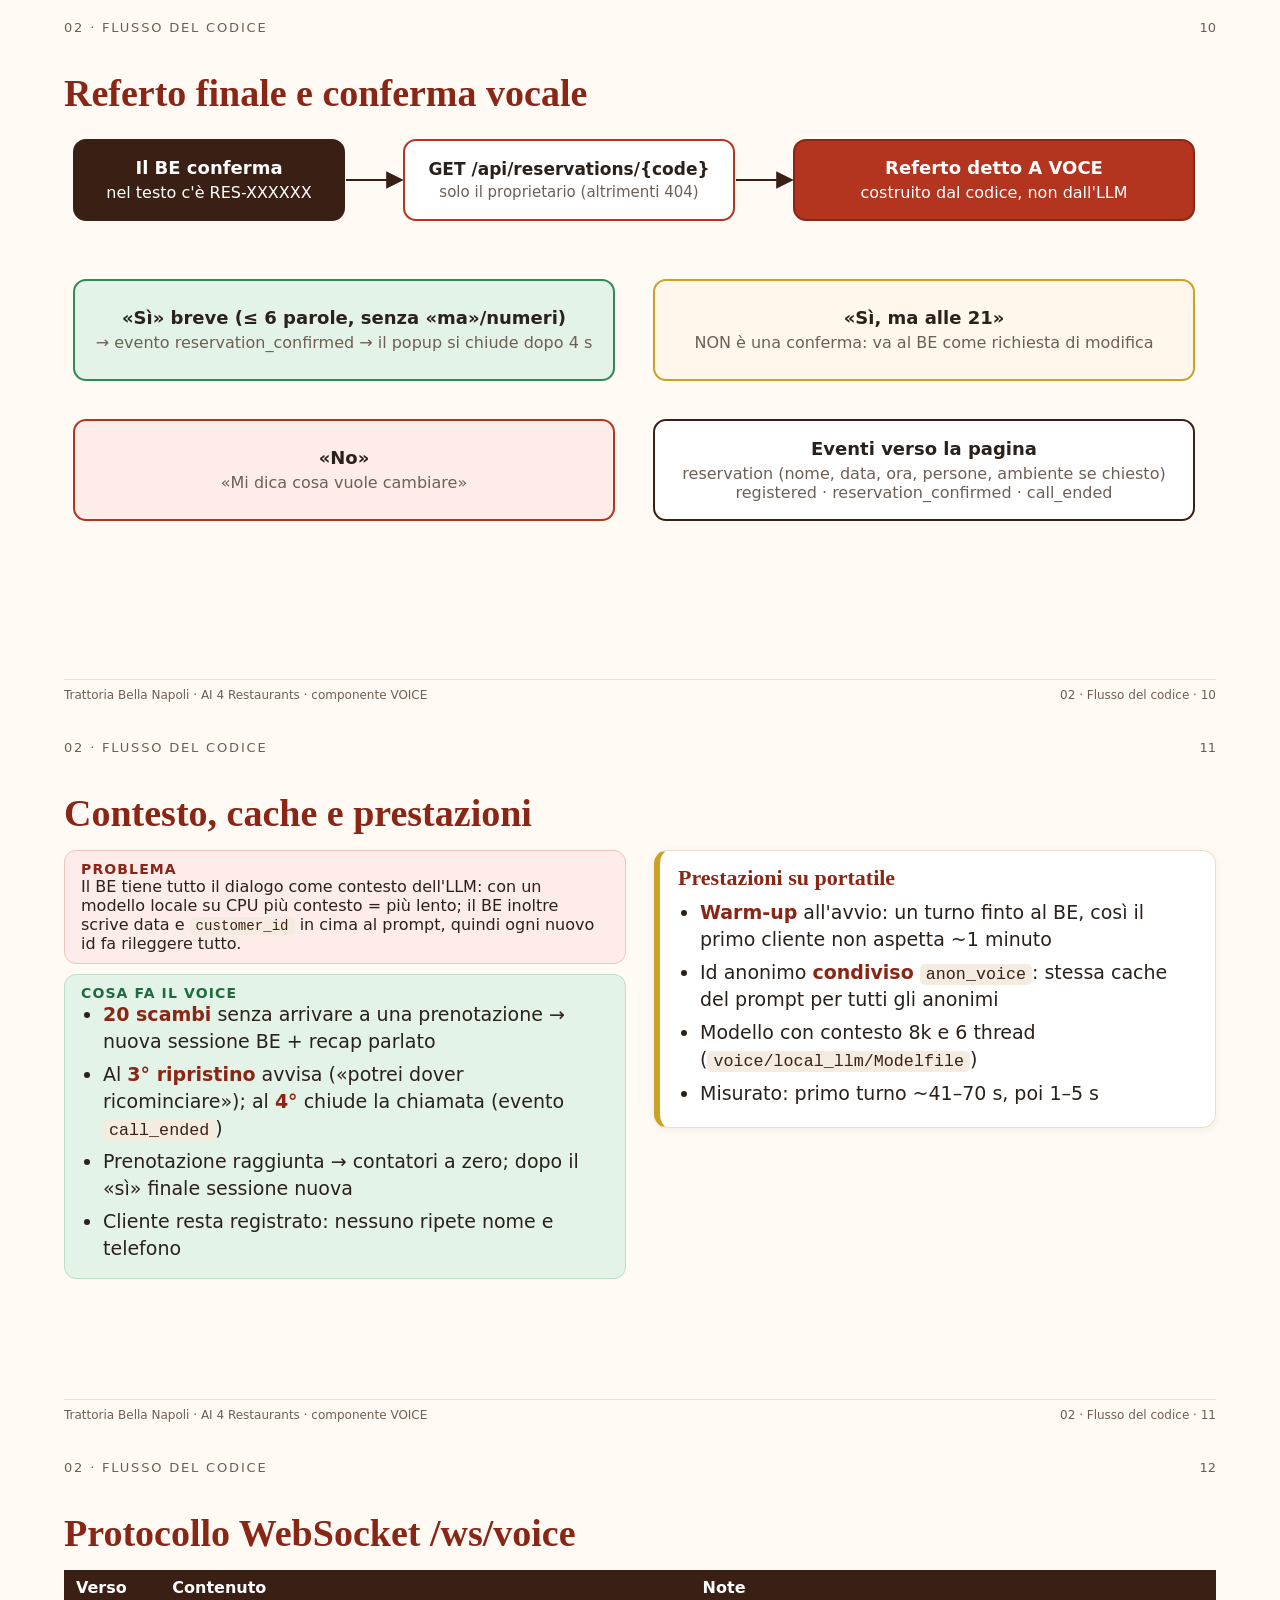
<file: docs/studio/voice/_sorgenti/00_presentazione_completa.html>
<!doctype html><html lang="it"><head><meta charset="utf-8"><title>Voice · presentazione completa</title><style>
@page { size: 1280px 720px; margin: 0; }
* { box-sizing: border-box; }
html, body { margin: 0; padding: 0; background: #fffaf3; color: #2b211b; font-family: "Segoe UI", system-ui, Arial, sans-serif; }
.slide { width: 1280px; height: 720px; position: relative; overflow: hidden; page-break-after: always; break-after: page;
  background: #fffaf3; padding: 46px 64px 54px; }
.slide:last-child { page-break-after: auto; break-after: auto; }
.tag { position: absolute; top: 20px; left: 64px; font-size: 13px; letter-spacing: .14em; text-transform: uppercase; color: #6e5f55; }
.num { position: absolute; top: 20px; right: 64px; font-size: 13px; color: #6e5f55; }
.foot { position: absolute; bottom: 18px; left: 64px; right: 64px; display: flex; justify-content: space-between; font-size: 12px; color: #6e5f55;
  border-top: 1px solid #eadfce; padding-top: 8px; }
h1 { font-family: Georgia, "Times New Roman", serif; font-size: 38px; margin: 26px 0 14px; color: #8a2615; line-height: 1.15; }
h2 { font-family: Georgia, serif; font-size: 22px; margin: 0 0 8px; color: #8a2615; }
p, li { font-size: 19px; line-height: 1.42; margin: 0 0 8px; }
ul { margin: 0; padding-left: 22px; }
li { margin-bottom: 6px; }
small, .small { font-size: 15px; color: #6e5f55; }
b, strong { color: #8a2615; }
code, .mono { font-family: Consolas, "Cascadia Mono", monospace; font-size: .88em; background: #f4ece0; padding: 1px 6px; border-radius: 5px; color: #3a1f14; }
pre { font-family: Consolas, monospace; font-size: 15px; line-height: 1.4; background: #3a1f14; color: #f6e9d6; padding: 14px 18px; border-radius: 12px; margin: 8px 0; white-space: pre-wrap; }
.cols { display: flex; gap: 28px; align-items: flex-start; }
.col { flex: 1; min-width: 0; }
.card { background: #fff; border: 1px solid #eadfce; border-radius: 14px; padding: 14px 18px; box-shadow: 0 2px 8px rgba(58,31,20,.06); }
.card.red { border-left: 6px solid #b3341f; } .card.gold { border-left: 6px solid #c9a227; }
.card.green { border-left: 6px solid #2e8b57; } .card.brown { border-left: 6px solid #3a1f14; } .card.blue { border-left: 6px solid #2f5d8a; }
.chip { display: inline-block; background: #f4ece0; color: #3a1f14; border-radius: 999px; padding: 3px 12px; font-size: 14px; margin: 0 6px 6px 0; }
.chip.red { background: #b3341f; color: #fff; } .chip.brown { background: #3a1f14; color: #fff; } .chip.green { background: #2e8b57; color: #fff; }
.chip.gold { background: #c9a227; color: #fff; }
table { border-collapse: collapse; width: 100%; font-size: 16px; }
th { text-align: left; background: #3a1f14; color: #fff; padding: 8px 12px; font-weight: 600; }
td { padding: 7px 12px; border-bottom: 1px solid #eadfce; vertical-align: top; }
tr:nth-child(even) td { background: #fff7ec; }
.big { font-family: Georgia, serif; font-size: 54px; color: #b3341f; line-height: 1; }
.kpi { text-align: center; } .kpi .lbl { font-size: 15px; color: #6e5f55; }
.cover { background: linear-gradient(135deg, #3a1f14 0%, #8a2615 60%, #b3341f 100%); color: #fff; padding: 0 90px; display: flex; flex-direction: column; justify-content: center; }
.cover h1 { color: #fff; font-size: 54px; margin: 10px 0 14px; } .cover p { color: #f6e9d6; font-size: 24px; }
.cover .tag, .cover .num, .cover .foot { color: #e8d2bd; border-color: rgba(255,255,255,.25); }
.problem { background: #fdecea; border: 1px solid #f0c4bd; border-radius: 12px; padding: 10px 16px; margin-bottom: 10px; }
.fix { background: #e3f3e8; border: 1px solid #b9dfc6; border-radius: 12px; padding: 10px 16px; }
.lbl-red { color: #8a2615; font-weight: 700; font-size: 14px; letter-spacing: .08em; text-transform: uppercase; }
.lbl-green { color: #1f6b3d; font-weight: 700; font-size: 14px; letter-spacing: .08em; text-transform: uppercase; }
svg text { font-family: "Segoe UI", system-ui, Arial, sans-serif; }
</style></head><body><section class="slide cover"><div class="tag">01 · Stack tecnologico</div><div style="font-size:15px;letter-spacing:.2em;text-transform:uppercase;color:#e8d2bd">Presentazione tecnica</div><h1>Stack tecnologico</h1><p>Ambiente (venv), rete (LAN) e componente Voice: cosa usiamo, come funziona e perché l'abbiamo scelto</p><div class="foot"><span>Trattoria Bella Napoli · AI 4 Restaurants · componente VOICE</span><span>Ottobre 2026</span></div></section><section class="slide"><div class="tag">01 · Stack tecnologico</div><div class="num">2</div><h1>Il sistema in una pagina</h1><svg xmlns="http://www.w3.org/2000/svg" width="1152" height="500" viewBox="0 0 1152 500"><defs><marker id="ah19" viewBox="0 0 10 10" refX="9" refY="5" markerWidth="8" markerHeight="8" orient="auto-start-reverse"><path d="M 0 0 L 10 5 L 0 10 z" fill="#3a1f14"/></marker><marker id="ahr19" viewBox="0 0 10 10" refX="9" refY="5" markerWidth="8" markerHeight="8" orient="auto-start-reverse"><path d="M 0 0 L 10 5 L 0 10 z" fill="#b3341f"/></marker></defs><rect x="30" y="20" width="300" height="60" rx="12" fill="#fff" stroke="#6e5f55" stroke-width="2"/><text x="180.0" y="44.629999999999995" font-size="17" font-weight="600" text-anchor="middle" fill="#2b211b"><tspan x="180.0" dy="0.0">Browser del cliente</tspan></text><text x="180.0" y="67.36999999999999" font-size="15" font-weight="400" text-anchor="middle" fill="#6e5f55"><tspan x="180.0" dy="0.0">Web Audio API + WebSocket</tspan></text><rect x="30" y="190" width="300" height="170" rx="12" fill="#b3341f" stroke="#8a2615" stroke-width="2"/><text x="180.0" y="256.08" font-size="22" font-weight="600" text-anchor="middle" fill="#fff"><tspan x="180.0" dy="0.0">VOICE  :8003</tspan></text><text x="180.0" y="284.91999999999996" font-size="20" font-weight="400" text-anchor="middle" fill="#fff"><tspan x="180.0" dy="0.0">FastAPI + WebSocket</tspan><tspan x="180.0" dy="24.4">VAD → STT → LLM → TTS</tspan></text><rect x="430" y="190" width="300" height="170" rx="12" fill="#3a1f14" stroke="#3a1f14" stroke-width="2"/><text x="580.0" y="256.08" font-size="22" font-weight="600" text-anchor="middle" fill="#fff"><tspan x="580.0" dy="0.0">BE  :8000</tspan></text><text x="580.0" y="284.91999999999996" font-size="20" font-weight="400" text-anchor="middle" fill="#fff"><tspan x="580.0" dy="0.0">FastAPI + LangGraph</tspan><tspan x="580.0" dy="24.4">SQLite + Ollama</tspan></text><rect x="830" y="190" width="290" height="170" rx="12" fill="#c9a227" stroke="#a98616" stroke-width="2"/><text x="975.0" y="256.96" font-size="21" font-weight="600" text-anchor="middle" fill="#fff"><tspan x="975.0" dy="0.0">CHAT  :8501 / :8002</tspan></text><text x="975.0" y="284.58" font-size="19" font-weight="400" text-anchor="middle" fill="#fff"><tspan x="975.0" dy="0.0">Streamlit + API del sito</tspan><tspan x="975.0" dy="23.2">spaCy (anonimizzatore)</tspan></text><rect x="430" y="410" width="300" height="70" rx="12" fill="#fff" stroke="#3a1f14" stroke-width="2"/><text x="580.0" y="439.36" font-size="18" font-weight="600" text-anchor="middle" fill="#2b211b"><tspan x="580.0" dy="0.0">Ollama · gemma4</tspan></text><text x="580.0" y="463.32" font-size="16" font-weight="400" text-anchor="middle" fill="#6e5f55"><tspan x="580.0" dy="0.0">LLM 100% locale</tspan></text><rect x="830" y="20" width="290" height="60" rx="12" fill="#fff" stroke="#6e5f55" stroke-width="2"/><text x="975.0" y="44.629999999999995" font-size="17" font-weight="600" text-anchor="middle" fill="#2b211b"><tspan x="975.0" dy="0.0">Sito vetrina  :8080</tspan></text><text x="975.0" y="67.36999999999999" font-size="15" font-weight="400" text-anchor="middle" fill="#6e5f55"><tspan x="975.0" dy="0.0">frontend/ (HTML + JS)</tspan></text><line x1="180" y1="82" x2="180" y2="188" stroke="#b3341f" stroke-width="2.2" marker-end="url(#ahr19)"/><text x="280.0" y="127.0" font-size="15" font-weight="500" text-anchor="middle" fill="#b3341f"><tspan x="280.0" dy="0.0">audio PCM + eventi (WebSocket)</tspan></text><line x1="332" y1="275" x2="428" y2="275" stroke="#b3341f" stroke-width="2.2" marker-end="url(#ahr19)"/><text x="380.0" y="265.0" font-size="15" font-weight="500" text-anchor="middle" fill="#b3341f"><tspan x="380.0" dy="0.0">HTTP + SSE</tspan></text><line x1="828" y1="275" x2="732" y2="275" stroke="#3a1f14" stroke-width="2.2" marker-end="url(#ah19)"/><text x="780.0" y="265.0" font-size="15" font-weight="500" text-anchor="middle" fill="#3a1f14"><tspan x="780.0" dy="0.0">HTTP JSON</tspan></text><line x1="580" y1="362" x2="580" y2="408" stroke="#3a1f14" stroke-width="2.2" marker-end="url(#ah19)"/><text x="580.0" y="377.0" font-size="15" font-weight="500" text-anchor="middle" fill="#3a1f14"><tspan x="580.0" dy="0.0">LLM + tool call</tspan></text><line x1="975" y1="82" x2="975" y2="188" stroke="#3a1f14" stroke-width="2.2" marker-end="url(#ah19)"/><text x="975.0" y="127.0" font-size="15" font-weight="500" text-anchor="middle" fill="#3a1f14"><tspan x="975.0" dy="0.0">/chat/*</tspan></text><line x1="830" y1="50" x2="600" y2="190" stroke="#3a1f14" stroke-width="2.2" stroke-dasharray="6 5" marker-end="url(#ah19)"/><text x="755.0" y="106.0" font-size="15" font-weight="500" text-anchor="middle" fill="#3a1f14"><tspan x="755.0" dy="0.0">menu / info</tspan></text><text x="1000" y="440" font-size="15" font-weight="400" text-anchor="middle" fill="#6e5f55"><tspan x="1000" dy="0.0">Tre macchine sulla stessa rete (LAN).</tspan><tspan x="1000" dy="18.3">Il BE parte per primo e resta su.</tspan></text></svg><div class="foot"><span>Trattoria Bella Napoli · AI 4 Restaurants · componente VOICE</span><span>01 · Stack tecnologico · 2</span></div></section><section class="slide"><div class="tag">01 · Stack tecnologico</div><div class="num">3</div><h1>Ambiente: un venv condiviso, requisiti per ruolo</h1><div class="cols"><div class="col"><div class="card brown"><h2>Un solo <span class="mono">.venv</span> alla radice del repo</h2><ul><li><b>base.txt</b> (sempre): fastapi, uvicorn[standard], httpx, pydantic, pydantic-settings, python-dotenv</li><li><b>be.txt</b>: langchain, langgraph, langgraph-checkpoint-sqlite, langchain-ollama, sqlalchemy</li><li><b>chat.txt</b>: streamlit, requests, spacy, phonenumbers</li><li><b>voice.txt</b>: websockets, numpy, faster-whisper, piper-tts, onnxruntime, sounddevice, phonenumbers, webrtcvad-wheels <i>(opzionale)</i></li><li><b>dev.txt</b>: pytest, pytest-asyncio, mypy</li></ul></div></div><div class="col"><div class="card green"><h2>Come resta coerente</h2><ul><li>Ogni macchina installa <b>base + il suo ruolo</b> (venv leggero)</li><li><span class='mono'>.venv/.setup_state.json</span> salva lo <b>sha256</b> di ogni file requirements</li><li>Se un collega cambia un file, al prossimo avvio <code>is_setup()</code> vede l'hash diverso e riparte da solo</li><li><code>--role all</code> = tutto, per sviluppo e test</li><li>Pacchetti che richiedono compilatore C++ sono <b>opzionali</b>: se falliscono si va avanti con un avviso</li></ul></div><p class="small" style="margin-top:10px">Python ≥ 3.10 (consigliato 3.11/3.12; qui 3.13.5). Il setup usa <b>solo la libreria standard</b>: funziona anche con un venv rotto.</p></div></div><div class="foot"><span>Trattoria Bella Napoli · AI 4 Restaurants · componente VOICE</span><span>01 · Stack tecnologico · 3</span></div></section><section class="slide"><div class="tag">01 · Stack tecnologico</div><div class="num">4</div><h1>setup/setup_env.py: cosa fa, in ordine</h1><svg xmlns="http://www.w3.org/2000/svg" width="1152" height="470" viewBox="0 0 1152 470"><defs><marker id="ah20" viewBox="0 0 10 10" refX="9" refY="5" markerWidth="8" markerHeight="8" orient="auto-start-reverse"><path d="M 0 0 L 10 5 L 0 10 z" fill="#3a1f14"/></marker><marker id="ahr20" viewBox="0 0 10 10" refX="9" refY="5" markerWidth="8" markerHeight="8" orient="auto-start-reverse"><path d="M 0 0 L 10 5 L 0 10 z" fill="#b3341f"/></marker></defs><rect x="10" y="30" width="180" height="130" rx="12" fill="#fff" stroke="#3a1f14" stroke-width="2"/><text x="100.0" y="89.63" font-size="17" font-weight="600" text-anchor="middle" fill="#2b211b"><tspan x="100.0" dy="0.0">1  Controllo Python</tspan></text><text x="100.0" y="112.36999999999999" font-size="15" font-weight="400" text-anchor="middle" fill="#6e5f55"><tspan x="100.0" dy="0.0">≥ 3.10</tspan></text><line x1="192" y1="95" x2="198" y2="95" stroke="#3a1f14" stroke-width="2.2" marker-end="url(#ah20)"/><rect x="200" y="30" width="180" height="130" rx="12" fill="#fff7ec" stroke="#3a1f14" stroke-width="2"/><text x="290.0" y="89.63" font-size="17" font-weight="600" text-anchor="middle" fill="#2b211b"><tspan x="290.0" dy="0.0">2  Crea .venv</tspan></text><text x="290.0" y="112.36999999999999" font-size="15" font-weight="400" text-anchor="middle" fill="#6e5f55"><tspan x="290.0" dy="0.0">se manca</tspan></text><line x1="382" y1="95" x2="388" y2="95" stroke="#3a1f14" stroke-width="2.2" marker-end="url(#ah20)"/><rect x="390" y="30" width="180" height="130" rx="12" fill="#fff" stroke="#b3341f" stroke-width="2"/><text x="480.0" y="80.47999999999999" font-size="17" font-weight="600" text-anchor="middle" fill="#2b211b"><tspan x="480.0" dy="0.0">3  pip install</tspan></text><text x="480.0" y="103.21999999999998" font-size="15" font-weight="400" text-anchor="middle" fill="#6e5f55"><tspan x="480.0" dy="0.0">pacchetto per pacchetto,</tspan><tspan x="480.0" dy="18.3">output live</tspan></text><line x1="572" y1="95" x2="578" y2="95" stroke="#3a1f14" stroke-width="2.2" marker-end="url(#ah20)"/><rect x="580" y="30" width="180" height="130" rx="12" fill="#fff7ec" stroke="#3a1f14" stroke-width="2"/><text x="670.0" y="89.63" font-size="17" font-weight="600" text-anchor="middle" fill="#2b211b"><tspan x="670.0" dy="0.0">4  Editable install</tspan></text><text x="670.0" y="112.36999999999999" font-size="15" font-weight="400" text-anchor="middle" fill="#6e5f55"><tspan x="670.0" dy="0.0">pip install -e voice</tspan></text><line x1="762" y1="95" x2="768" y2="95" stroke="#3a1f14" stroke-width="2.2" marker-end="url(#ah20)"/><rect x="770" y="30" width="180" height="130" rx="12" fill="#fff" stroke="#b3341f" stroke-width="2"/><text x="860.0" y="89.63" font-size="17" font-weight="600" text-anchor="middle" fill="#2b211b"><tspan x="860.0" dy="0.0">5  Modelli</tspan></text><text x="860.0" y="112.36999999999999" font-size="15" font-weight="400" text-anchor="middle" fill="#6e5f55"><tspan x="860.0" dy="0.0">spaCy · Piper · Ollama</tspan></text><line x1="952" y1="95" x2="958" y2="95" stroke="#3a1f14" stroke-width="2.2" marker-end="url(#ah20)"/><rect x="960" y="30" width="180" height="130" rx="12" fill="#fff7ec" stroke="#3a1f14" stroke-width="2"/><text x="1050.0" y="89.63" font-size="17" font-weight="600" text-anchor="middle" fill="#2b211b"><tspan x="1050.0" dy="0.0">6  Scrive lo stato</tspan></text><text x="1050.0" y="112.36999999999999" font-size="15" font-weight="400" text-anchor="middle" fill="#6e5f55"><tspan x="1050.0" dy="0.0">hash dei requirements</tspan></text><rect x="10" y="220" width="560" height="130" rx="12" fill="#fdecea" stroke="#b3341f" stroke-width="2"/><text x="290.0" y="267.84000000000003" font-size="20" font-weight="600" text-anchor="middle" fill="#2b211b"><tspan x="290.0" dy="0.0">Se un pacchetto richiesto fallisce</tspan></text><text x="290.0" y="294.24" font-size="18" font-weight="400" text-anchor="middle" fill="#6e5f55"><tspan x="290.0" dy="0.0">il setup si ferma con il nome del pacchetto</tspan><tspan x="290.0" dy="22.0">e riparte da lì: i passi già fatti si saltano</tspan></text><rect x="590" y="220" width="550" height="130" rx="12" fill="#e3f3e8" stroke="#2e8b57" stroke-width="2"/><text x="865.0" y="267.84000000000003" font-size="20" font-weight="600" text-anchor="middle" fill="#2b211b"><tspan x="865.0" dy="0.0">Se un pacchetto OPZIONALE fallisce</tspan></text><text x="865.0" y="294.24" font-size="18" font-weight="400" text-anchor="middle" fill="#6e5f55"><tspan x="865.0" dy="0.0">es. webrtcvad senza compilatore C++ → avviso e si continua:</tspan><tspan x="865.0" dy="22.0">il VAD a energia è il default</tspan></text><text x="576" y="410" font-size="17" font-weight="400" text-anchor="middle" fill="#6e5f55"><tspan x="576" dy="0.0">Download dei modelli: voce Piper italiana da Hugging Face (~28 MB) in voice/models/ ·</tspan><tspan x="576" dy="20.7">modello spaCy it_core_news_md (solo CHAT) · Ollama: ollama pull del modello (solo BE)</tspan></text></svg><div class="foot"><span>Trattoria Bella Napoli · AI 4 Restaurants · componente VOICE</span><span>01 · Stack tecnologico · 4</span></div></section><section class="slide"><div class="tag">01 · Stack tecnologico</div><div class="num">5</div><h1>entrypoint/avvia.py: un comando per macchina</h1><svg xmlns="http://www.w3.org/2000/svg" width="1152" height="470" viewBox="0 0 1152 470"><defs><marker id="ah21" viewBox="0 0 10 10" refX="9" refY="5" markerWidth="8" markerHeight="8" orient="auto-start-reverse"><path d="M 0 0 L 10 5 L 0 10 z" fill="#3a1f14"/></marker><marker id="ahr21" viewBox="0 0 10 10" refX="9" refY="5" markerWidth="8" markerHeight="8" orient="auto-start-reverse"><path d="M 0 0 L 10 5 L 0 10 z" fill="#b3341f"/></marker></defs><rect x="10" y="8" width="330" height="52" rx="12" fill="#fff" stroke="#3a1f14" stroke-width="2"/><text x="175.0" y="40.12" font-size="18" font-weight="600" text-anchor="middle" fill="#2b211b"><tspan x="175.0" dy="0.0">1  git pull --ff-only</tspan></text><line x1="175" y1="61" x2="175" y2="73" stroke="#3a1f14" stroke-width="2.2" marker-end="url(#ah21)"/><rect x="10" y="74" width="330" height="52" rx="12" fill="#fff7ec" stroke="#b3341f" stroke-width="2"/><text x="175.0" y="106.11999999999999" font-size="18" font-weight="600" text-anchor="middle" fill="#2b211b"><tspan x="175.0" dy="0.0">2  Identità: ruolo + IP</tspan></text><line x1="175" y1="127" x2="175" y2="139" stroke="#3a1f14" stroke-width="2.2" marker-end="url(#ah21)"/><rect x="10" y="140" width="330" height="52" rx="12" fill="#fff" stroke="#3a1f14" stroke-width="2"/><text x="175.0" y="172.12" font-size="18" font-weight="600" text-anchor="middle" fill="#2b211b"><tspan x="175.0" dy="0.0">3  Setup venv (per ruolo)</tspan></text><line x1="175" y1="193" x2="175" y2="205" stroke="#3a1f14" stroke-width="2.2" marker-end="url(#ah21)"/><rect x="10" y="206" width="330" height="52" rx="12" fill="#fff7ec" stroke="#3a1f14" stroke-width="2"/><text x="175.0" y="238.12" font-size="18" font-weight="600" text-anchor="middle" fill="#2b211b"><tspan x="175.0" dy="0.0">4  .env di macchina</tspan></text><line x1="175" y1="259" x2="175" y2="271" stroke="#3a1f14" stroke-width="2.2" marker-end="url(#ah21)"/><rect x="10" y="272" width="330" height="52" rx="12" fill="#fff" stroke="#3a1f14" stroke-width="2"/><text x="175.0" y="304.12" font-size="18" font-weight="600" text-anchor="middle" fill="#2b211b"><tspan x="175.0" dy="0.0">5  Firewall (netsh)</tspan></text><line x1="175" y1="325" x2="175" y2="337" stroke="#3a1f14" stroke-width="2.2" marker-end="url(#ah21)"/><rect x="10" y="338" width="330" height="52" rx="12" fill="#fff7ec" stroke="#b3341f" stroke-width="2"/><text x="175.0" y="370.12" font-size="18" font-weight="600" text-anchor="middle" fill="#2b211b"><tspan x="175.0" dy="0.0">6  Attesa del BE</tspan></text><line x1="175" y1="391" x2="175" y2="403" stroke="#3a1f14" stroke-width="2.2" marker-end="url(#ah21)"/><rect x="10" y="404" width="330" height="52" rx="12" fill="#fff" stroke="#3a1f14" stroke-width="2"/><text x="175.0" y="436.12" font-size="18" font-weight="600" text-anchor="middle" fill="#2b211b"><tspan x="175.0" dy="0.0">7  Avvio componente</tspan></text><rect x="420" y="8" width="330" height="78" rx="12" fill="#fff" stroke="#6e5f55" stroke-width="2"/><text x="585.0" y="41.36" font-size="18" font-weight="600" text-anchor="middle" fill="#2b211b"><tspan x="585.0" dy="0.0">git: solo fast-forward</tspan></text><text x="585.0" y="65.32" font-size="16" font-weight="400" text-anchor="middle" fill="#6e5f55"><tspan x="585.0" dy="0.0">mai merge automatici sporchi</tspan></text><rect x="420" y="100" width="330" height="78" rx="12" fill="#fff" stroke="#6e5f55" stroke-width="2"/><text x="585.0" y="133.35999999999999" font-size="18" font-weight="600" text-anchor="middle" fill="#2b211b"><tspan x="585.0" dy="0.0">lan/macchina.json</tspan></text><text x="585.0" y="157.32" font-size="16" font-weight="400" text-anchor="middle" fill="#6e5f55"><tspan x="585.0" dy="0.0">ruolo + IP rilevato (socket UDP)</tspan></text><rect x="420" y="192" width="330" height="78" rx="12" fill="#fff" stroke="#6e5f55" stroke-width="2"/><text x="585.0" y="225.63" font-size="17" font-weight="600" text-anchor="middle" fill="#2b211b"><tspan x="585.0" dy="0.0">.env generato da .env.example</tspan></text><text x="585.0" y="248.37" font-size="15" font-weight="400" text-anchor="middle" fill="#6e5f55"><tspan x="585.0" dy="0.0">BACKEND_BASE_URL=http://IP-BE:8000</tspan></text><rect x="420" y="284" width="330" height="78" rx="12" fill="#fff" stroke="#6e5f55" stroke-width="2"/><text x="585.0" y="317.36" font-size="18" font-weight="600" text-anchor="middle" fill="#2b211b"><tspan x="585.0" dy="0.0">Firewall</tspan></text><text x="585.0" y="341.32" font-size="16" font-weight="400" text-anchor="middle" fill="#6e5f55"><tspan x="585.0" dy="0.0">regola TCP in ingresso per ogni porta</tspan></text><rect x="420" y="376" width="330" height="78" rx="12" fill="#fff" stroke="#6e5f55" stroke-width="2"/><text x="585.0" y="409.36" font-size="18" font-weight="600" text-anchor="middle" fill="#2b211b"><tspan x="585.0" dy="0.0">Cancello sul BE</tspan></text><text x="585.0" y="433.32" font-size="16" font-weight="400" text-anchor="middle" fill="#6e5f55"><tspan x="585.0" dy="0.0">polling di /api/health ogni 2 s</tspan></text><line x1="342" y1="34" x2="418" y2="47" stroke="#cdbba5" stroke-width="1.5" stroke-dasharray="5 5"/><line x1="342" y1="100" x2="418" y2="139" stroke="#cdbba5" stroke-width="1.5" stroke-dasharray="5 5"/><line x1="342" y1="232" x2="418" y2="231" stroke="#cdbba5" stroke-width="1.5" stroke-dasharray="5 5"/><line x1="342" y1="298" x2="418" y2="323" stroke="#cdbba5" stroke-width="1.5" stroke-dasharray="5 5"/><line x1="342" y1="364" x2="418" y2="415" stroke="#cdbba5" stroke-width="1.5" stroke-dasharray="5 5"/><rect x="790" y="8" width="360" height="215" rx="12" fill="#3a1f14"/><text x="810" y="40" font-size="19" font-weight="700" text-anchor="start" fill="#fff"><tspan x="810" dy="0.0">Comandi</tspan></text><text x="810" y="70" font-size="16" font-weight="400" text-anchor="start" fill="#f6e9d6"><tspan x="810" dy="0.0">python entrypoint\avvia.py</tspan><tspan x="810" dy="19.5">--status    stato delle 3 macchine</tspan><tspan x="810" dy="19.5">--attendi   il presentatore aspetta</tspan><tspan x="810" dy="19.5">--sono      identifica e basta</tspan><tspan x="810" dy="19.5">--no-git --no-wait --yes</tspan></text><rect x="790" y="245" width="360" height="150" rx="12" fill="#fff" stroke="#2e8b57" stroke-width="2"/><text x="970.0" y="303.72" font-size="19" font-weight="600" text-anchor="middle" fill="#2b211b"><tspan x="970.0" dy="0.0">Avvio automatico</tspan></text><text x="970.0" y="328.90000000000003" font-size="17" font-weight="400" text-anchor="middle" fill="#6e5f55"><tspan x="970.0" dy="0.0">Scheduled Task al login +30 s:</tspan><tspan x="970.0" dy="20.7">la macchina parte da sola</tspan></text></svg><div class="foot"><span>Trattoria Bella Napoli · AI 4 Restaurants · componente VOICE</span><span>01 · Stack tecnologico · 5</span></div></section><section class="slide"><div class="tag">01 · Stack tecnologico</div><div class="num">6</div><h1>L'entrypoint nel dettaglio: funzione per funzione</h1><table><tr><th>#</th><th>Funzione</th><th>Cosa fa</th><th>Se qualcosa va storto</th></tr><tr><td>1</td><td><code>git_pull()</code></td><td><code>git pull --ff-only</code></td><td>si ferma e stampa l'errore: <b>non forzare</b></td></tr><tr><td>2</td><td><code>resolve_role()</code> · <code>ensure_identity()</code></td><td>ruolo da <code>--role</code> / <code>LAN_ROLE</code> / <code>macchina.json</code> / domanda; IP rilevato</td><td>lo chiede una sola volta</td></tr><tr><td>3</td><td><code>ensure_environment(role)</code></td><td>confronta gli hash e installa solo se serve</td><td>si ferma: rilanciare dopo aver sistemato</td></tr><tr><td>4</td><td><code>configure_env()</code></td><td>scrive <code>BACKEND_BASE_URL</code>, <code>BE_URL</code>, <code>HOST</code> nel <code>.env</code></td><td>errore solo se manca <code>.env.example</code></td></tr><tr><td>5</td><td><code>firewall_hint()</code></td><td><code>netsh advfirewall</code> per ogni porta del ruolo</td><td><b>non blocca</b>: stampa il comando da admin</td></tr><tr><td>6</td><td><code>wait_for_be()</code></td><td><code>GET /api/health</code> ogni 2 s, max 180 s (solo CHAT e VOICE)</td><td>«BE assente»: il componente non parte</td></tr><tr><td>7</td><td><code>start_component()</code></td><td>processo principale + servizi extra, log live</td><td><code>Ctrl+C</code> ferma tutto</td></tr></table><p class="small" style="margin-top:12px">Codice: <code>entrypoint/avvia.py</code> (<code>main</code>) e <code>lan/machine_setup.py</code>. <code>--status</code> e <code>--attendi</code> usano gli IP di <code>lan_config.json</code>: con IP statici si fissano con <code>--pubblica-ip</code>.</p><div class="foot"><span>Trattoria Bella Napoli · AI 4 Restaurants · componente VOICE</span><span>01 · Stack tecnologico · 6</span></div></section><section class="slide"><div class="tag">01 · Stack tecnologico</div><div class="num">7</div><h1>LAN: ruoli, porte e cancello sul BE</h1><table><tr><th>Ruolo</th><th>Cartella</th><th>Porta</th><th>Health</th><th>Servizi aggiuntivi</th></tr><tr><td><b>BE</b></td><td><code>backend/</code></td><td>8000</td><td><code>/api/health</code></td><td>+ sito vetrina :8080 (http.server su frontend/)</td></tr><tr><td><b>CHAT</b></td><td><code>chat/</code></td><td>8501 (Streamlit)</td><td><code>/_stcore/health</code></td><td>+ API del sito :8002 (uvicorn chat/api.py)</td></tr><tr><td><b>VOICE</b></td><td><code>voice/</code></td><td>8003</td><td><code>/health</code></td><td>WebSocket /ws/voice · sito / · test /test-voice</td></tr></table><div class="cols" style="margin-top:18px"><div class="col card red"><h2>Regole di avvio</h2><ul><li>Ordine: <b>BE → CHAT → VOICE</b> (<code>ordine_avvio</code> in lan_config.json)</li><li>CHAT e VOICE <b>non partono</b> finché il BE non risponde (gate di 180 s)</li><li>Tutto è dichiarato in <code>lan/lan_config.json</code>: comando, cwd, porte, health, variabili</li></ul></div><div class="col card gold"><h2>Perché così</h2><ul><li>Gli IP in lan_config.json sono <b>esempi</b>: quelli veri si chiedono una volta e si ricordano in macchina.json (non in git)</li><li>Così il giorno della demo il presentatore tocca <b>un solo PC</b>: <code>avvia.py --attendi</code></li></ul></div></div><div class="foot"><span>Trattoria Bella Napoli · AI 4 Restaurants · componente VOICE</span><span>01 · Stack tecnologico · 7</span></div></section><section class="slide"><div class="tag">01 · Stack tecnologico</div><div class="num">8</div><h1>Voice: lo stack a strati</h1><svg xmlns="http://www.w3.org/2000/svg" width="1152" height="480" viewBox="0 0 1152 480"><defs><marker id="ah22" viewBox="0 0 10 10" refX="9" refY="5" markerWidth="8" markerHeight="8" orient="auto-start-reverse"><path d="M 0 0 L 10 5 L 0 10 z" fill="#3a1f14"/></marker><marker id="ahr22" viewBox="0 0 10 10" refX="9" refY="5" markerWidth="8" markerHeight="8" orient="auto-start-reverse"><path d="M 0 0 L 10 5 L 0 10 z" fill="#b3341f"/></marker></defs><rect x="0" y="6" width="1152" height="70" rx="12" fill="#fff" stroke="#3a1f14" stroke-width="1.6"/><rect x="0" y="6" width="220" height="70" rx="12" fill="#3a1f14"/><text x="110" y="47" font-size="19" font-weight="700" text-anchor="middle" fill="#fff"><tspan x="110" dy="0.0">Browser / client</tspan></text><text x="238" y="35" font-size="16" font-weight="400" text-anchor="start" fill="#2b211b"><tspan x="238" dy="0.0">Web Audio API (ScriptProcessor, 2048 campioni) · WebSocket · canvas (orb)</tspan><tspan x="238" dy="19.5">live_client: microfono e altoparlante con sounddevice</tspan></text><rect x="0" y="84" width="1152" height="70" rx="12" fill="#fff7ec" stroke="#3a1f14" stroke-width="1.6"/><rect x="0" y="84" width="220" height="70" rx="12" fill="#3a1f14"/><text x="110" y="125" font-size="19" font-weight="700" text-anchor="middle" fill="#fff"><tspan x="110" dy="0.0">Trasporto</tspan></text><text x="238" y="113" font-size="16" font-weight="400" text-anchor="start" fill="#2b211b"><tspan x="238" dy="0.0">FastAPI 0.143 + uvicorn 0.54 · websockets 16</tspan><tspan x="238" dy="19.5">asyncio.Queue con dimensione massima (backpressure)</tspan></text><rect x="0" y="162" width="1152" height="70" rx="12" fill="#fff" stroke="#3a1f14" stroke-width="1.6"/><rect x="0" y="162" width="220" height="70" rx="12" fill="#b3341f"/><text x="110" y="203" font-size="19" font-weight="700" text-anchor="middle" fill="#fff"><tspan x="110" dy="0.0">Audio locale</tspan></text><text x="238" y="191" font-size="16" font-weight="400" text-anchor="start" fill="#2b211b"><tspan x="238" dy="0.0">VAD a energia RMS (opzionale webrtcvad) · faster-whisper 1.2.1 (CTranslate2): small, int8, CPU</tspan><tspan x="238" dy="19.5">Piper 1.8 + onnxruntime 1.31 · voce italiana it_IT-riccardo-x_low</tspan></text><rect x="0" y="240" width="1152" height="70" rx="12" fill="#fff7ec" stroke="#3a1f14" stroke-width="1.6"/><rect x="0" y="240" width="220" height="70" rx="12" fill="#b3341f"/><text x="110" y="281" font-size="19" font-weight="700" text-anchor="middle" fill="#fff"><tspan x="110" dy="0.0">Conversazione</tspan></text><text x="238" y="269" font-size="16" font-weight="400" text-anchor="start" fill="#2b211b"><tspan x="238" dy="0.0">orchestrator · contacts (phonenumbers) · anonymizer (regex + spaCy 3.8)</tspan><tspan x="238" dy="19.5">toolguard · prompt in italiano · messages / spoken (numeri e date a parole)</tspan></text><rect x="0" y="318" width="1152" height="70" rx="12" fill="#fff" stroke="#3a1f14" stroke-width="1.6"/><rect x="0" y="318" width="220" height="70" rx="12" fill="#3a1f14"/><text x="110" y="359" font-size="19" font-weight="700" text-anchor="middle" fill="#fff"><tspan x="110" dy="0.0">Client del BE</tspan></text><text x="238" y="347" font-size="16" font-weight="400" text-anchor="start" fill="#2b211b"><tspan x="238" dy="0.0">httpx 0.28 asincrono · retry con backoff · SSE (/api/chat/stream)</tspan><tspan x="238" dy="19.5">pydantic-settings per la configurazione (.env)</tspan></text><rect x="0" y="396" width="1152" height="70" rx="12" fill="#fff7ec" stroke="#3a1f14" stroke-width="1.6"/><rect x="0" y="396" width="220" height="70" rx="12" fill="#3a1f14"/><text x="110" y="437" font-size="19" font-weight="700" text-anchor="middle" fill="#fff"><tspan x="110" dy="0.0">Qualità</tspan></text><text x="238" y="425" font-size="16" font-weight="400" text-anchor="start" fill="#2b211b"><tspan x="238" dy="0.0">pytest 9 + pytest-asyncio · mypy strict (29 file) · log JSON strutturati</tspan><tspan x="238" dy="19.5">doctor / diag · Dockerfile multi-stage, utente non-root, healthcheck</tspan></text></svg><div class="foot"><span>Trattoria Bella Napoli · AI 4 Restaurants · componente VOICE</span><span>01 · Stack tecnologico · 8</span></div></section><section class="slide"><div class="tag">01 · Stack tecnologico</div><div class="num">9</div><h1>Qualità: test, tipi e diagnosi</h1><div class="cols"><div class="col"><div class="card kpi"><div class="big">192</div><div class="lbl">test automatici (voice)</div></div></div><div class="col"><div class="card kpi"><div class="big">29</div><div class="lbl">file con mypy --strict</div></div></div><div class="col"><div class="card kpi"><div class="big">12</div><div class="lbl">controlli del doctor</div></div></div><div class="col"><div class="card kpi"><div class="big">3</div><div class="lbl">ruoli: be · chat · voice</div></div></div></div><div class="cols" style="margin-top:20px"><div class="col card green"><h2>Come proviamo senza il resto del sistema</h2><ul><li><b>Stub BE</b> (voicebot/devtools/stub_be.py): un BE finto con registrazione, conferma sì/no, modifica, cancellazione</li><li>Test <b>ermetici</b>: conftest isola dal .env e spiega l'interprete sbagliato</li><li><code>voice local</code>: stub + server + browser con un comando</li></ul></div><div class="col card red"><h2>Come capiamo cosa non va</h2><ul><li><code>python -m voicebot doctor</code>: python, .env, pacchetti, modelli, audio, porta, BE, registrazione</li><li><code>/diag</code> e tab STATO della pagina di test mostrano lo stesso report</li><li>Log JSON a una riga: facili da filtrare</li></ul></div></div><div class="foot"><span>Trattoria Bella Napoli · AI 4 Restaurants · componente VOICE</span><span>01 · Stack tecnologico · 9</span></div></section><section class="slide"><div class="tag">01 · Stack tecnologico</div><div class="num">10</div><h1>Decisioni di stack e motivi</h1><table><tr><th>Scelta</th><th>Alternativa scartata</th><th>Perché</th></tr><tr><td><b>Tutto locale (Ollama, Whisper, Piper)</b></td><td>API cloud</td><td>Vincolo di progetto: nessun dato personale fuori dalla rete</td></tr><tr><td><b>Un venv, requisiti per ruolo + hash</b></td><td>Un requirements.txt unico</td><td>Evita conflitti di merge e installazioni pesanti inutili</td></tr><tr><td><b>Setup e LAN in sola stdlib</b></td><td>Script con dipendenze</td><td>Funzionano anche quando il venv è rotto</td></tr><tr><td><b>asyncio con code limitate</b></td><td>Thread / code illimitate</td><td>Barge-in e backpressure semplici, niente memoria che cresce</td></tr><tr><td><b>VAD a energia di default</b></td><td>webrtcvad obbligatorio</td><td>Zero dipendenze compilate su Windows</td></tr><tr><td><b>Whisper small (non tiny)</b></td><td>tiny (più veloce)</td><td>tiny sbaglia numeri e nomi: per prenotare non basta</td></tr><tr><td><b>Pacchetti opzionali tollerati</b></td><td>Setup che si blocca</td><td>Un compilatore C++ mancante non deve fermare la demo</td></tr></table><div class="foot"><span>Trattoria Bella Napoli · AI 4 Restaurants · componente VOICE</span><span>01 · Stack tecnologico · 10</span></div></section><section class="slide"><div class="tag">01 · Stack tecnologico</div><div class="num">11</div><h1>Comandi da ricordare</h1><table><tr><th>Cosa voglio fare</th><th>Comando</th></tr><tr><td>Prima volta su una macchina</td><td><code>python entrypoint\avvia.py</code></td></tr><tr><td>Solo il setup, per ruolo</td><td><code>python setup\setup_env.py --role voice --with-dev</code></td></tr><tr><td>Verifica veloce (esce 0/1)</td><td><code>python setup\setup_env.py --check-only</code></td></tr><tr><td>Test completo in locale (stub BE)</td><td><code>voice\voice local</code></td></tr><tr><td>Voice contro il BE vero</td><td><code>voice\voice real   →  http://localhost:8003/test-voice</code></td></tr><tr><td>Perché non funziona?</td><td><code>python -m voicebot doctor</code></td></tr><tr><td>Test + tipi</td><td><code>cd voice  ·  python -m pytest tests -q  ·  python -m mypy src</code></td></tr><tr><td>Stato delle tre macchine</td><td><code>python entrypoint\avvia.py --status</code></td></tr></table><div class="foot"><span>Trattoria Bella Napoli · AI 4 Restaurants · componente VOICE</span><span>01 · Stack tecnologico · 11</span></div></section><section class="slide cover"><div class="tag">02 · Flusso del codice</div><div style="font-size:15px;letter-spacing:.2em;text-transform:uppercase;color:#e8d2bd">Presentazione tecnica</div><h1>Il flusso del codice Voice</h1><p>Dal microfono del browser alla risposta parlata: moduli, code, stati, privacy e punti di contatto con il BE</p><div class="foot"><span>Trattoria Bella Napoli · AI 4 Restaurants · componente VOICE</span><span>Ottobre 2026</span></div></section><section class="slide"><div class="tag">02 · Flusso del codice</div><div class="num">2</div><h1>Mappa del codice: 5 livelli</h1><svg xmlns="http://www.w3.org/2000/svg" width="1152" height="480" viewBox="0 0 1152 480"><defs><marker id="ah23" viewBox="0 0 10 10" refX="9" refY="5" markerWidth="8" markerHeight="8" orient="auto-start-reverse"><path d="M 0 0 L 10 5 L 0 10 z" fill="#3a1f14"/></marker><marker id="ahr23" viewBox="0 0 10 10" refX="9" refY="5" markerWidth="8" markerHeight="8" orient="auto-start-reverse"><path d="M 0 0 L 10 5 L 0 10 z" fill="#b3341f"/></marker></defs><rect x="0" y="6" width="1152" height="80" rx="12" fill="#fff" stroke="#b3341f" stroke-width="2"/><rect x="0" y="6" width="200" height="80" rx="12" fill="#b3341f"/><text x="100" y="53" font-size="20" font-weight="700" text-anchor="middle" fill="#fff"><tspan x="100" dy="0.0">Trasporto</tspan></text><text x="218" y="39" font-size="16" font-weight="400" text-anchor="start" fill="#2b211b"><tspan x="218" dy="0.0">pipeline/server.py (FastAPI, WebSocket, /site/*)  ·  pipeline/session.py (VoiceSession: le 3 fasi)</tspan></text><text x="218" y="64" font-size="16" font-weight="400" text-anchor="start" fill="#2b211b"><tspan x="218" dy="0.0">__main__.py (comandi)</tspan></text><rect x="0" y="98" width="1152" height="80" rx="12" fill="#fff" stroke="#3a1f14" stroke-width="2"/><rect x="0" y="98" width="200" height="80" rx="12" fill="#3a1f14"/><text x="100" y="145" font-size="20" font-weight="700" text-anchor="middle" fill="#fff"><tspan x="100" dy="0.0">Audio</tspan></text><text x="218" y="131" font-size="16" font-weight="400" text-anchor="start" fill="#2b211b"><tspan x="218" dy="0.0">vad.py (energia / webrtc)  ·  stt.py (faster-whisper)</tspan></text><text x="218" y="156" font-size="16" font-weight="400" text-anchor="start" fill="#2b211b"><tspan x="218" dy="0.0">tts.py (Piper)  ·  audio.py (PCM, frasi, speakable)</tspan></text><rect x="0" y="190" width="1152" height="80" rx="12" fill="#fff" stroke="#b3341f" stroke-width="2"/><rect x="0" y="190" width="200" height="80" rx="12" fill="#b3341f"/><text x="100" y="237" font-size="20" font-weight="700" text-anchor="middle" fill="#fff"><tspan x="100" dy="0.0">Conversazione</tspan></text><text x="218" y="223" font-size="16" font-weight="400" text-anchor="start" fill="#2b211b"><tspan x="218" dy="0.0">orchestrator.py  ·  contacts.py (registrazione)  ·  anonymizer.py + pii.py  ·  toolguard.py</tspan></text><text x="218" y="248" font-size="16" font-weight="400" text-anchor="start" fill="#2b211b"><tspan x="218" dy="0.0">messages.py  ·  prompts.py  ·  spoken.py</tspan></text><rect x="0" y="282" width="1152" height="80" rx="12" fill="#fff" stroke="#3a1f14" stroke-width="2"/><rect x="0" y="282" width="200" height="80" rx="12" fill="#3a1f14"/><text x="100" y="329" font-size="20" font-weight="700" text-anchor="middle" fill="#fff"><tspan x="100" dy="0.0">Verso il BE</tspan></text><text x="218" y="315" font-size="16" font-weight="400" text-anchor="start" fill="#2b211b"><tspan x="218" dy="0.0">backend.py (httpx, retry, SSE)</tspan></text><text x="218" y="340" font-size="16" font-weight="400" text-anchor="start" fill="#2b211b"><tspan x="218" dy="0.0">chat_service.py (alternativa: passa dal servizio CHAT)</tspan></text><rect x="0" y="374" width="1152" height="80" rx="12" fill="#fff" stroke="#c9a227" stroke-width="2"/><rect x="0" y="374" width="200" height="80" rx="12" fill="#c9a227"/><text x="100" y="421" font-size="20" font-weight="700" text-anchor="middle" fill="#fff"><tspan x="100" dy="0.0">Strumenti</tspan></text><text x="218" y="407" font-size="16" font-weight="400" text-anchor="start" fill="#2b211b"><tspan x="218" dy="0.0">doctor.py + diagnostics.py  ·  local.py + devtools/stub_be.py  ·  live_client.py</tspan></text><text x="218" y="432" font-size="16" font-weight="400" text-anchor="start" fill="#2b211b"><tspan x="218" dy="0.0">v2.py  ·  config.py  ·  logging_json.py</tspan></text></svg><div class="foot"><span>Trattoria Bella Napoli · AI 4 Restaurants · componente VOICE</span><span>02 · Flusso del codice · 2</span></div></section><section class="slide"><div class="tag">02 · Flusso del codice</div><div class="num">3</div><h1>Una chiamata, dall'orb al BE e ritorno</h1><svg xmlns="http://www.w3.org/2000/svg" width="1150" height="500" viewBox="0 0 1150 500"><defs><marker id="ah24" viewBox="0 0 10 10" refX="9" refY="5" markerWidth="8" markerHeight="8" orient="auto-start-reverse"><path d="M 0 0 L 10 5 L 0 10 z" fill="#3a1f14"/></marker><marker id="ahr24" viewBox="0 0 10 10" refX="9" refY="5" markerWidth="8" markerHeight="8" orient="auto-start-reverse"><path d="M 0 0 L 10 5 L 0 10 z" fill="#b3341f"/></marker></defs><rect x="8.0" y="6" width="148.28571428571428" height="44" rx="12" fill="#6e5f55" stroke="#6e5f55" stroke-width="2"/><text x="82.14285714285714" y="33.1" font-size="15" font-weight="600" text-anchor="middle" fill="#fff"><tspan x="82.14285714285714" dy="0.0">Browser</tspan></text><line x1="82.14285714285714" y1="52" x2="82.14285714285714" y2="494" stroke="#cdbba5" stroke-width="2" stroke-dasharray="5 5"/><rect x="172.28571428571428" y="6" width="148.28571428571428" height="44" rx="12" fill="#b3341f" stroke="#b3341f" stroke-width="2"/><text x="246.42857142857142" y="33.1" font-size="15" font-weight="600" text-anchor="middle" fill="#fff"><tspan x="246.42857142857142" dy="0.0">Server WS</tspan></text><line x1="246.42857142857142" y1="52" x2="246.42857142857142" y2="494" stroke="#cdbba5" stroke-width="2" stroke-dasharray="5 5"/><rect x="336.57142857142856" y="6" width="148.28571428571428" height="44" rx="12" fill="#3a1f14" stroke="#3a1f14" stroke-width="2"/><text x="410.71428571428567" y="33.1" font-size="15" font-weight="600" text-anchor="middle" fill="#fff"><tspan x="410.71428571428567" dy="0.0">VAD</tspan></text><line x1="410.71428571428567" y1="52" x2="410.71428571428567" y2="494" stroke="#cdbba5" stroke-width="2" stroke-dasharray="5 5"/><rect x="500.8571428571429" y="6" width="148.28571428571428" height="44" rx="12" fill="#3a1f14" stroke="#3a1f14" stroke-width="2"/><text x="575.0" y="33.1" font-size="15" font-weight="600" text-anchor="middle" fill="#fff"><tspan x="575.0" dy="0.0">STT</tspan></text><line x1="575.0" y1="52" x2="575.0" y2="494" stroke="#cdbba5" stroke-width="2" stroke-dasharray="5 5"/><rect x="665.1428571428571" y="6" width="148.28571428571428" height="44" rx="12" fill="#b3341f" stroke="#b3341f" stroke-width="2"/><text x="739.2857142857142" y="33.1" font-size="15" font-weight="600" text-anchor="middle" fill="#fff"><tspan x="739.2857142857142" dy="0.0">Orchestrator</tspan></text><line x1="739.2857142857142" y1="52" x2="739.2857142857142" y2="494" stroke="#cdbba5" stroke-width="2" stroke-dasharray="5 5"/><rect x="829.4285714285714" y="6" width="148.28571428571428" height="44" rx="12" fill="#3a1f14" stroke="#3a1f14" stroke-width="2"/><text x="903.5714285714286" y="33.1" font-size="15" font-weight="600" text-anchor="middle" fill="#fff"><tspan x="903.5714285714286" dy="0.0">BE</tspan></text><line x1="903.5714285714286" y1="52" x2="903.5714285714286" y2="494" stroke="#cdbba5" stroke-width="2" stroke-dasharray="5 5"/><rect x="993.7142857142858" y="6" width="148.28571428571428" height="44" rx="12" fill="#c9a227" stroke="#c9a227" stroke-width="2"/><text x="1067.857142857143" y="33.1" font-size="15" font-weight="600" text-anchor="middle" fill="#fff"><tspan x="1067.857142857143" dy="0.0">TTS</tspan></text><line x1="1067.857142857143" y1="52" x2="1067.857142857143" y2="494" stroke="#cdbba5" stroke-width="2" stroke-dasharray="5 5"/><line x1="86.14285714285714" y1="70.0" x2="242.42857142857142" y2="70.0" stroke="#3a1f14" stroke-width="2.2" marker-end="url(#ah24)"/><text x="164.28571428571428" y="64.0" font-size="16" font-weight="500" text-anchor="middle" fill="#3a1f14"><tspan x="164.28571428571428" dy="0.0">PCM 16 kHz</tspan></text><line x1="250.42857142857142" y1="107.81818181818181" x2="406.71428571428567" y2="107.81818181818181" stroke="#3a1f14" stroke-width="2.2" marker-end="url(#ah24)"/><text x="328.57142857142856" y="101.81818181818181" font-size="16" font-weight="500" text-anchor="middle" fill="#3a1f14"><tspan x="328.57142857142856" dy="0.0">frame</tspan></text><line x1="414.71428571428567" y1="145.63636363636363" x2="571.0" y2="145.63636363636363" stroke="#3a1f14" stroke-width="2.2" marker-end="url(#ah24)"/><text x="492.85714285714283" y="139.63636363636363" font-size="16" font-weight="500" text-anchor="middle" fill="#3a1f14"><tspan x="492.85714285714283" dy="0.0">utterance</tspan></text><line x1="579.0" y1="183.45454545454547" x2="735.2857142857142" y2="183.45454545454547" stroke="#3a1f14" stroke-width="2.2" marker-end="url(#ah24)"/><text x="657.1428571428571" y="177.45454545454547" font-size="16" font-weight="500" text-anchor="middle" fill="#3a1f14"><tspan x="657.1428571428571" dy="0.0">testo</tspan></text><text x="751.2857142857142" y="225.27272727272728" font-size="16" font-weight="500" text-anchor="start" fill="#3a1f14"><tspan x="751.2857142857142" dy="0.0">anonimizza</tspan></text><line x1="743.2857142857142" y1="259.0909090909091" x2="899.5714285714286" y2="259.0909090909091" stroke="#b3341f" stroke-width="2.2" marker-end="url(#ahr24)"/><text x="821.4285714285713" y="253.09090909090912" font-size="16" font-weight="500" text-anchor="middle" fill="#b3341f"><tspan x="821.4285714285713" dy="0.0">POST stream</tspan></text><line x1="899.5714285714286" y1="296.90909090909093" x2="743.2857142857142" y2="296.90909090909093" stroke="#b3341f" stroke-width="2.2" marker-end="url(#ahr24)"/><text x="821.4285714285713" y="290.90909090909093" font-size="16" font-weight="500" text-anchor="middle" fill="#b3341f"><tspan x="821.4285714285713" dy="0.0">token SSE</tspan></text><text x="751.2857142857142" y="338.72727272727275" font-size="16" font-weight="500" text-anchor="start" fill="#3a1f14"><tspan x="751.2857142857142" dy="0.0">ripristina + filtra</tspan></text><line x1="743.2857142857142" y1="372.54545454545456" x2="1063.857142857143" y2="372.54545454545456" stroke="#3a1f14" stroke-width="2.2" marker-end="url(#ah24)"/><text x="903.5714285714286" y="366.54545454545456" font-size="16" font-weight="500" text-anchor="middle" fill="#3a1f14"><tspan x="903.5714285714286" dy="0.0">frasi</tspan></text><line x1="1063.857142857143" y1="410.3636363636364" x2="250.42857142857142" y2="410.3636363636364" stroke="#3a1f14" stroke-width="2.2" marker-end="url(#ah24)"/><text x="657.1428571428571" y="404.3636363636364" font-size="16" font-weight="500" text-anchor="middle" fill="#3a1f14"><tspan x="657.1428571428571" dy="0.0">audio PCM</tspan></text><line x1="242.42857142857142" y1="448.1818181818182" x2="86.14285714285714" y2="448.1818181818182" stroke="#3a1f14" stroke-width="2.2" marker-end="url(#ah24)"/><text x="164.28571428571428" y="442.1818181818182" font-size="16" font-weight="500" text-anchor="middle" fill="#3a1f14"><tspan x="164.28571428571428" dy="0.0">audio + eventi</tspan></text></svg><div class="foot"><span>Trattoria Bella Napoli · AI 4 Restaurants · componente VOICE</span><span>02 · Flusso del codice · 3</span></div></section><section class="slide"><div class="tag">02 · Flusso del codice</div><div class="num">4</div><h1>VoiceSession: tre fasi collegate da code</h1><svg xmlns="http://www.w3.org/2000/svg" width="1152" height="480" viewBox="0 0 1152 480"><defs><marker id="ah25" viewBox="0 0 10 10" refX="9" refY="5" markerWidth="8" markerHeight="8" orient="auto-start-reverse"><path d="M 0 0 L 10 5 L 0 10 z" fill="#3a1f14"/></marker><marker id="ahr25" viewBox="0 0 10 10" refX="9" refY="5" markerWidth="8" markerHeight="8" orient="auto-start-reverse"><path d="M 0 0 L 10 5 L 0 10 z" fill="#b3341f"/></marker></defs><rect x="6" y="70" width="130" height="90" rx="12" fill="#b3341f" stroke="#b3341f" stroke-width="2"/><text x="71.0" y="121.8" font-size="20" font-weight="600" text-anchor="middle" fill="#fff"><tspan x="71.0" dy="0.0">WS reader</tspan></text><line x1="138" y1="115" x2="254" y2="115" stroke="#3a1f14" stroke-width="2.2" marker-end="url(#ah25)"/><text x="196" y="96" font-size="15" font-weight="600" text-anchor="middle" fill="#3a1f14"><tspan x="196" dy="0.0">audio_in_q</tspan></text><rect x="256" y="70" width="130" height="90" rx="12" fill="#3a1f14" stroke="#3a1f14" stroke-width="2"/><text x="321.0" y="121.8" font-size="20" font-weight="600" text-anchor="middle" fill="#fff"><tspan x="321.0" dy="0.0">VAD</tspan></text><line x1="388" y1="115" x2="504" y2="115" stroke="#3a1f14" stroke-width="2.2" marker-end="url(#ah25)"/><text x="446" y="96" font-size="15" font-weight="600" text-anchor="middle" fill="#3a1f14"><tspan x="446" dy="0.0">segment_q</tspan></text><rect x="506" y="70" width="130" height="90" rx="12" fill="#3a1f14" stroke="#3a1f14" stroke-width="2"/><text x="571.0" y="121.8" font-size="20" font-weight="600" text-anchor="middle" fill="#fff"><tspan x="571.0" dy="0.0">STT</tspan></text><line x1="638" y1="115" x2="754" y2="115" stroke="#3a1f14" stroke-width="2.2" marker-end="url(#ah25)"/><text x="696" y="96" font-size="15" font-weight="600" text-anchor="middle" fill="#3a1f14"><tspan x="696" dy="0.0">text_q</tspan></text><rect x="756" y="70" width="130" height="90" rx="12" fill="#b3341f" stroke="#b3341f" stroke-width="2"/><text x="821.0" y="109.6" font-size="20" font-weight="600" text-anchor="middle" fill="#fff"><tspan x="821.0" dy="0.0">LLM turn</tspan><tspan x="821.0" dy="24.4">+ TTS</tspan></text><line x1="888" y1="115" x2="1004" y2="115" stroke="#3a1f14" stroke-width="2.2" marker-end="url(#ah25)"/><text x="946" y="96" font-size="15" font-weight="600" text-anchor="middle" fill="#3a1f14"><tspan x="946" dy="0.0">audio_out_q</tspan></text><rect x="1006" y="70" width="130" height="90" rx="12" fill="#b3341f" stroke="#b3341f" stroke-width="2"/><text x="1071.0" y="121.8" font-size="20" font-weight="600" text-anchor="middle" fill="#fff"><tspan x="1071.0" dy="0.0">WS writer</tspan></text><rect x="8" y="250" width="1060" height="78" rx="12" fill="#fff7ec" stroke="#c9a227" stroke-width="2"/><text x="538.0" y="294.78" font-size="17" font-weight="600" text-anchor="middle" fill="#2b211b"><tspan x="538.0" dy="0.0">Ogni coda è LIMITATA (backpressure): se il server è in ritardo si perde il frame più vecchio, mai memoria che cresce</tspan></text><rect x="8" y="350" width="520" height="110" rx="12" fill="#fdecea" stroke="#b3341f" stroke-width="2"/><text x="268.0" y="388.72" font-size="19" font-weight="600" text-anchor="middle" fill="#2b211b"><tspan x="268.0" dy="0.0">Barge-in (interruzione)</tspan></text><text x="268.0" y="413.90000000000003" font-size="17" font-weight="400" text-anchor="middle" fill="#6e5f55"><tspan x="268.0" dy="0.0">parlato ≥ 300 ms mentre il bot parla → annulla il turno,</tspan><tspan x="268.0" dy="20.7">svuota l'audio in coda, avvisa il client</tspan></text><rect x="548" y="350" width="520" height="110" rx="12" fill="#e3f3e8" stroke="#2e8b57" stroke-width="2"/><text x="808.0" y="388.72" font-size="19" font-weight="600" text-anchor="middle" fill="#2b211b"><tspan x="808.0" dy="0.0">Contatore di generazione</tspan></text><text x="808.0" y="413.90000000000003" font-size="17" font-weight="400" text-anchor="middle" fill="#6e5f55"><tspan x="808.0" dy="0.0">ogni interruzione incrementa _gen: il lavoro</tspan><tspan x="808.0" dy="20.7">«vecchio» si accorge di essere scaduto e si ferma</tspan></text><line x1="821" y1="162" x2="821" y2="245" stroke="#b3341f" stroke-width="2.2" stroke-dasharray="6 5" marker-end="url(#ahr25)"/></svg><div class="foot"><span>Trattoria Bella Napoli · AI 4 Restaurants · componente VOICE</span><span>02 · Flusso del codice · 4</span></div></section><section class="slide"><div class="tag">02 · Flusso del codice</div><div class="num">5</div><h1>VAD: quando una persona ha finito di parlare</h1><svg xmlns="http://www.w3.org/2000/svg" width="1152" height="420" viewBox="0 0 1152 420"><defs><marker id="ah26" viewBox="0 0 10 10" refX="9" refY="5" markerWidth="8" markerHeight="8" orient="auto-start-reverse"><path d="M 0 0 L 10 5 L 0 10 z" fill="#3a1f14"/></marker><marker id="ahr26" viewBox="0 0 10 10" refX="9" refY="5" markerWidth="8" markerHeight="8" orient="auto-start-reverse"><path d="M 0 0 L 10 5 L 0 10 z" fill="#b3341f"/></marker></defs><rect x="20" y="40" width="230" height="90" rx="12" fill="#fff" stroke="#3a1f14" stroke-width="2"/><text x="135.0" y="78.82" font-size="20" font-weight="600" text-anchor="middle" fill="#2b211b"><tspan x="135.0" dy="0.0">Silenzio</tspan></text><text x="135.0" y="105.22" font-size="18" font-weight="400" text-anchor="middle" fill="#6e5f55"><tspan x="135.0" dy="0.0">in attesa</tspan></text><rect x="400" y="40" width="260" height="90" rx="12" fill="#b3341f" stroke="#8a2615" stroke-width="2"/><text x="530.0" y="78.82" font-size="20" font-weight="600" text-anchor="middle" fill="#fff"><tspan x="530.0" dy="0.0">Parlato in corso</tspan></text><text x="530.0" y="105.22" font-size="18" font-weight="400" text-anchor="middle" fill="#fff"><tspan x="530.0" dy="0.0">si accumula l'audio</tspan></text><rect x="820" y="40" width="300" height="90" rx="12" fill="#2e8b57" stroke="#2e8b57" stroke-width="2"/><text x="970.0" y="78.82" font-size="20" font-weight="600" text-anchor="middle" fill="#fff"><tspan x="970.0" dy="0.0">Utterance pronta</tspan></text><text x="970.0" y="105.22" font-size="18" font-weight="400" text-anchor="middle" fill="#fff"><tspan x="970.0" dy="0.0">va al riconoscimento</tspan></text><line x1="252" y1="70" x2="398" y2="70" stroke="#3a1f14" stroke-width="2.2" marker-end="url(#ah26)"/><text x="325.0" y="60.0" font-size="15" font-weight="500" text-anchor="middle" fill="#3a1f14"><tspan x="325.0" dy="0.0">RMS ≥ 500</tspan></text><line x1="662" y1="70" x2="818" y2="70" stroke="#3a1f14" stroke-width="2.2" marker-end="url(#ah26)"/><text x="740.0" y="60.0" font-size="15" font-weight="500" text-anchor="middle" fill="#3a1f14"><tspan x="740.0" dy="0.0">pausa ≥ 600 ms</tspan></text><line x1="820" y1="110" x2="662" y2="110" stroke="#3a1f14" stroke-width="2.2" stroke-dasharray="6 5" marker-end="url(#ah26)"/><text x="741.0" y="132.0" font-size="15" font-weight="500" text-anchor="middle" fill="#3a1f14"><tspan x="741.0" dy="0.0">ma ≥ 250 ms di voce</tspan></text><rect x="20" y="190" width="530" height="130" rx="12" fill="#fff7ec" stroke="#c9a227" stroke-width="2"/><text x="285.0" y="238.72000000000003" font-size="19" font-weight="600" text-anchor="middle" fill="#2b211b"><tspan x="285.0" dy="0.0">Regole</tspan></text><text x="285.0" y="263.90000000000003" font-size="17" font-weight="400" text-anchor="middle" fill="#6e5f55"><tspan x="285.0" dy="0.0">soglia energia 500 · pausa 600 ms · voce minima 250 ms</tspan><tspan x="285.0" dy="20.7">segmento massimo 15 s (poi taglia comunque)</tspan></text><rect x="590" y="190" width="530" height="130" rx="12" fill="#fdecea" stroke="#b3341f" stroke-width="2"/><text x="855.0" y="228.35000000000002" font-size="19" font-weight="600" text-anchor="middle" fill="#2b211b"><tspan x="855.0" dy="0.0">Il bug che abbiamo risolto</tspan></text><text x="855.0" y="253.53000000000003" font-size="17" font-weight="400" text-anchor="middle" fill="#6e5f55"><tspan x="855.0" dy="0.0">il tempo si misura sull'audio ricevuto, non sul numero di frame:</tspan><tspan x="855.0" dy="20.7">il browser manda 128 ms alla volta, il client Python 20 ms →</tspan><tspan x="855.0" dy="20.7">prima la pausa era 6 volte troppo lunga</tspan></text><text x="576" y="380" font-size="17" font-weight="400" text-anchor="middle" fill="#6e5f55"><tspan x="576" dy="0.0">Due classificatori, una sola macchina a stati: EnergyVAD (default, zero dipendenze) e WebRtcVADWrapper (opzionale)</tspan></text></svg><div class="foot"><span>Trattoria Bella Napoli · AI 4 Restaurants · componente VOICE</span><span>02 · Flusso del codice · 5</span></div></section><section class="slide"><div class="tag">02 · Flusso del codice</div><div class="num">6</div><h1>Riconoscimento e sintesi: scelte e trucchi</h1><div class="cols"><div class="col"><div class="card red"><h2>STT · faster-whisper</h2><ul><li>Modello <b>small</b>, int8, CPU: caricato <b>una volta</b> e condiviso da tutte le sessioni</li><li><code>beam_size=1</code>, lingua dall'.env (italiano), <code>vad_filter=False</code> (il VAD è già nostro)</li><li>Scarta i segmenti con <code>no_speech_prob ≥ 0.6</code> e le «allucinazioni» note di Whisper</li><li>Un <b>lock</b>: una trascrizione alla volta; gira in un thread per non bloccare l'event loop</li><li>Prompt iniziale <b>spento</b> di default: veniva ripetuto al posto del nome</li></ul></div></div><div class="col"><div class="card gold"><h2>TTS · Piper</h2><ul><li>Voce <b>it_IT-riccardo-x_low</b> (onnxruntime), frequenza annunciata al client nell'evento <code>ready</code></li><li><b>SentenceChunker</b>: i token del BE diventano frasi complete e Piper parla <b>appena la prima è pronta</b></li><li><code>speakable()</code>: via markdown ed emoji; i codici diventano «R E S, 9 A 8 B…»</li><li><code>spoken.py</code>: numeri, date e orari a parole («alle venti e trenta»)</li><li>API di Piper ≥ 1.3 gestita (la 1.8 installata rompeva il TTS)</li></ul></div></div></div><div class="foot"><span>Trattoria Bella Napoli · AI 4 Restaurants · componente VOICE</span><span>02 · Flusso del codice · 6</span></div></section><section class="slide"><div class="tag">02 · Flusso del codice</div><div class="num">7</div><h1>Orchestrator: le fasi della conversazione</h1><svg xmlns="http://www.w3.org/2000/svg" width="1152" height="430" viewBox="0 0 1152 430"><defs><marker id="ah27" viewBox="0 0 10 10" refX="9" refY="5" markerWidth="8" markerHeight="8" orient="auto-start-reverse"><path d="M 0 0 L 10 5 L 0 10 z" fill="#3a1f14"/></marker><marker id="ahr27" viewBox="0 0 10 10" refX="9" refY="5" markerWidth="8" markerHeight="8" orient="auto-start-reverse"><path d="M 0 0 L 10 5 L 0 10 z" fill="#b3341f"/></marker></defs><rect x="10" y="10" width="250" height="70" rx="12" fill="#fff" stroke="#3a1f14" stroke-width="2"/><text x="135.0" y="39.09" font-size="19" font-weight="600" text-anchor="middle" fill="#2b211b"><tspan x="135.0" dy="0.0">Benvenuto</tspan></text><text x="135.0" y="64.27000000000001" font-size="17" font-weight="400" text-anchor="middle" fill="#6e5f55"><tspan x="135.0" dy="0.0">«Come posso aiutarla?»</tspan></text><rect x="10" y="120" width="250" height="90" rx="12" fill="#b3341f" stroke="#8a2615" stroke-width="2"/><text x="135.0" y="158.54999999999998" font-size="21" font-weight="600" text-anchor="middle" fill="#fff"><tspan x="135.0" dy="0.0">Fase CHAT</tspan></text><text x="135.0" y="186.17" font-size="19" font-weight="400" text-anchor="middle" fill="#fff"><tspan x="135.0" dy="0.0">menu e info con anon_voice</tspan></text><line x1="135" y1="82" x2="135" y2="118" stroke="#3a1f14" stroke-width="2.2" marker-end="url(#ah27)"/><rect x="330" y="120" width="270" height="90" rx="12" fill="#fff7ec" stroke="#c9a227" stroke-width="2"/><text x="465.0" y="159.35999999999999" font-size="18" font-weight="600" text-anchor="middle" fill="#2b211b"><tspan x="465.0" dy="0.0">Parla di prenotare?</tspan></text><text x="465.0" y="183.32" font-size="16" font-weight="400" text-anchor="middle" fill="#6e5f55"><tspan x="465.0" dy="0.0">wants_booking(testo)</tspan></text><line x1="262" y1="165" x2="328" y2="165" stroke="#3a1f14" stroke-width="2.2" marker-end="url(#ah27)"/><rect x="330" y="250" width="270" height="100" rx="12" fill="#3a1f14" stroke="#3a1f14" stroke-width="2"/><text x="465.0" y="294.09000000000003" font-size="19" font-weight="600" text-anchor="middle" fill="#fff"><tspan x="465.0" dy="0.0">Fase REGISTRAZIONE</tspan></text><text x="465.0" y="319.27000000000004" font-size="17" font-weight="400" text-anchor="middle" fill="#fff"><tspan x="465.0" dy="0.0">nome + telefono, riepilogo, sì/no</tspan></text><line x1="465" y1="212" x2="465" y2="248" stroke="#3a1f14" stroke-width="2.2" marker-end="url(#ah27)"/><text x="479.0" y="230.0" font-size="15" font-weight="500" text-anchor="middle" fill="#3a1f14"><tspan x="479.0" dy="0.0">sì</tspan></text><rect x="680" y="250" width="250" height="100" rx="12" fill="#fff" stroke="#b3341f" stroke-width="2"/><text x="805.0" y="294.36" font-size="18" font-weight="600" text-anchor="middle" fill="#2b211b"><tspan x="805.0" dy="0.0">POST /api/customers</tspan></text><text x="805.0" y="318.32" font-size="16" font-weight="400" text-anchor="middle" fill="#6e5f55"><tspan x="805.0" dy="0.0">→ customer_id anonimo</tspan></text><line x1="602" y1="300" x2="678" y2="300" stroke="#3a1f14" stroke-width="2.2" marker-end="url(#ah27)"/><rect x="680" y="120" width="250" height="90" rx="12" fill="#e3f3e8" stroke="#2e8b57" stroke-width="2"/><text x="805.0" y="159.35999999999999" font-size="18" font-weight="600" text-anchor="middle" fill="#2b211b"><tspan x="805.0" dy="0.0">Replay della richiesta</tspan></text><text x="805.0" y="183.32" font-size="16" font-weight="400" text-anchor="middle" fill="#6e5f55"><tspan x="805.0" dy="0.0">anonimizzata, al BE</tspan></text><line x1="805" y1="248" x2="805" y2="212" stroke="#3a1f14" stroke-width="2.2" marker-end="url(#ah27)"/><rect x="1000" y="120" width="150" height="90" rx="12" fill="#2e8b57" stroke="#2e8b57" stroke-width="2"/><text x="1075.0" y="160.14" font-size="18" font-weight="600" text-anchor="middle" fill="#fff"><tspan x="1075.0" dy="0.0">Referto</tspan><tspan x="1075.0" dy="22.0">finale</tspan></text><line x1="932" y1="165" x2="998" y2="165" stroke="#3a1f14" stroke-width="2.2" marker-end="url(#ah27)"/><rect x="10" y="250" width="250" height="100" rx="12" fill="#fdecea" stroke="#b3341f" stroke-width="2"/><text x="135.0" y="294.36" font-size="18" font-weight="600" text-anchor="middle" fill="#2b211b"><tspan x="135.0" dy="0.0">Contesto pieno</tspan></text><text x="135.0" y="318.32" font-size="16" font-weight="400" text-anchor="middle" fill="#6e5f55"><tspan x="135.0" dy="0.0">20 scambi → nuova sessione BE</tspan></text><line x1="135" y1="212" x2="135" y2="248" stroke="#b3341f" stroke-width="2.2" stroke-dasharray="6 5" marker-end="url(#ahr27)"/><text x="576" y="400" font-size="17" font-weight="400" text-anchor="middle" fill="#6e5f55"><tspan x="576" dy="0.0">Il BE decide tutto il resto (strumenti, conferma sì/no, allergie). Il voice decide solo QUANDO chiedere i dati di contatto.</tspan></text></svg><div class="foot"><span>Trattoria Bella Napoli · AI 4 Restaurants · componente VOICE</span><span>02 · Flusso del codice · 7</span></div></section><section class="slide"><div class="tag">02 · Flusso del codice</div><div class="num">8</div><h1>Privacy: dove vanno i dati personali</h1><table><tr><th>Dato</th><th>Da dove nasce</th><th>Dove può andare</th><th>Cosa vede l'LLM</th></tr><tr><td>Nome e telefono</td><td>dette a voce in fase REGISTRAZIONE</td><td><b>solo</b> <code>POST /api/customers</code> → tabella <i>customers</i></td><td>nulla: vede solo <code>cust_…</code></td></tr><tr><td>Frasi libere</td><td>es. «sono Mario, il mio 333…»</td><td><code>anonymize()</code> → <code>[NOME_1]</code>, <code>[TELEFONO_1]</code> → BE</td><td>segnaposto opachi</td></tr><tr><td>Risposta del BE</td><td>può contenere segnaposto</td><td><code>restore()</code> prima della voce (mai mezzo segnaposto detto)</td><td>—</td></tr><tr><td>Ultima rete</td><td>tutto ciò che esce verso il BE</td><td><code>scrub_pii()</code>: regex senza stato su e-mail, telefono, CF, indirizzo</td><td>—</td></tr><tr><td>Log</td><td>telefono nei log</td><td>mascherato: solo i primi 4 caratteri + «***»</td><td>—</td></tr></table><div class="cols" style="margin-top:14px"><div class="col card green"><h2>Strati dell'anonimizzatore</h2><ul><li>1) regex per forme fisse (e-mail, CF, telefono, indirizzo)</li><li>2) regex per le frasi che introducono un nome («a nome di…»)</li><li>3) spaCy <code>it_core_news_md</code> come rete di sicurezza (opzionale)</li></ul></div></div><div class="foot"><span>Trattoria Bella Napoli · AI 4 Restaurants · componente VOICE</span><span>02 · Flusso del codice · 8</span></div></section><section class="slide"><div class="tag">02 · Flusso del codice</div><div class="num">9</div><h1>Il turno col BE: il filtro sulle risposte</h1><svg xmlns="http://www.w3.org/2000/svg" width="1152" height="440" viewBox="0 0 1152 440"><defs><marker id="ah28" viewBox="0 0 10 10" refX="9" refY="5" markerWidth="8" markerHeight="8" orient="auto-start-reverse"><path d="M 0 0 L 10 5 L 0 10 z" fill="#3a1f14"/></marker><marker id="ahr28" viewBox="0 0 10 10" refX="9" refY="5" markerWidth="8" markerHeight="8" orient="auto-start-reverse"><path d="M 0 0 L 10 5 L 0 10 z" fill="#b3341f"/></marker></defs><rect x="10" y="20" width="240" height="80" rx="12" fill="#3a1f14" stroke="#3a1f14" stroke-width="2"/><text x="130.0" y="54.09" font-size="19" font-weight="600" text-anchor="middle" fill="#fff"><tspan x="130.0" dy="0.0">stream_chat()</tspan></text><text x="130.0" y="79.27000000000001" font-size="17" font-weight="400" text-anchor="middle" fill="#fff"><tspan x="130.0" dy="0.0">SSE dal BE</tspan></text><rect x="310" y="20" width="330" height="80" rx="12" fill="#fff7ec" stroke="#c9a227" stroke-width="2"/><text x="475.0" y="54.36" font-size="18" font-weight="600" text-anchor="middle" fill="#2b211b"><tspan x="475.0" dy="0.0">Tieni la prima frase</tspan></text><text x="475.0" y="78.32" font-size="16" font-weight="400" text-anchor="middle" fill="#6e5f55"><tspan x="475.0" dy="0.0">almeno 40 caratteri</tspan></text><rect x="700" y="20" width="220" height="80" rx="12" fill="#fff" stroke="#3a1f14" stroke-width="2"/><text x="810.0" y="54.09" font-size="19" font-weight="600" text-anchor="middle" fill="#2b211b"><tspan x="810.0" dy="0.0">Pulita?</tspan></text><text x="810.0" y="79.27000000000001" font-size="17" font-weight="400" text-anchor="middle" fill="#6e5f55"><tspan x="810.0" dy="0.0">toolguard</tspan></text><rect x="980" y="20" width="160" height="80" rx="12" fill="#2e8b57" stroke="#2e8b57" stroke-width="2"/><text x="1060.0" y="54.09" font-size="19" font-weight="600" text-anchor="middle" fill="#fff"><tspan x="1060.0" dy="0.0">La dico</tspan></text><text x="1060.0" y="79.27000000000001" font-size="17" font-weight="400" text-anchor="middle" fill="#fff"><tspan x="1060.0" dy="0.0">a token</tspan></text><line x1="252" y1="60" x2="308" y2="60" stroke="#3a1f14" stroke-width="2.2" marker-end="url(#ah28)"/><line x1="642" y1="60" x2="698" y2="60" stroke="#3a1f14" stroke-width="2.2" marker-end="url(#ah28)"/><line x1="922" y1="60" x2="978" y2="60" stroke="#3a1f14" stroke-width="2.2" marker-end="url(#ah28)"/><text x="950.0" y="52.0" font-size="15" font-weight="500" text-anchor="middle" fill="#3a1f14"><tspan x="950.0" dy="0.0">sì</tspan></text><rect x="700" y="160" width="220" height="90" rx="12" fill="#fdecea" stroke="#b3341f" stroke-width="2"/><text x="810.0" y="199.35999999999999" font-size="18" font-weight="600" text-anchor="middle" fill="#2b211b"><tspan x="810.0" dy="0.0">Riprova 1 volta</tspan></text><text x="810.0" y="223.32" font-size="16" font-weight="400" text-anchor="middle" fill="#6e5f55"><tspan x="810.0" dy="0.0">+ «usa subito gli strumenti»</tspan></text><line x1="810" y1="102" x2="810" y2="158" stroke="#b3341f" stroke-width="2.2" marker-end="url(#ahr28)"/><text x="824.0" y="130.0" font-size="15" font-weight="500" text-anchor="middle" fill="#b3341f"><tspan x="824.0" dy="0.0">no</tspan></text><rect x="980" y="160" width="160" height="90" rx="12" fill="#fdecea" stroke="#b3341f" stroke-width="2"/><text x="1060.0" y="199.63" font-size="17" font-weight="600" text-anchor="middle" fill="#2b211b"><tspan x="1060.0" dy="0.0">Frase neutra</tspan></text><text x="1060.0" y="222.37" font-size="15" font-weight="400" text-anchor="middle" fill="#6e5f55"><tspan x="1060.0" dy="0.0">«non sono riuscito…»</tspan></text><line x1="922" y1="205" x2="978" y2="205" stroke="#b3341f" stroke-width="2.2" marker-end="url(#ahr28)"/><text x="950.0" y="197.0" font-size="15" font-weight="500" text-anchor="middle" fill="#b3341f"><tspan x="950.0" dy="0.0">ancora no</tspan></text><rect x="10" y="300" width="1130" height="120" rx="12" fill="#fff" stroke="#6e5f55" stroke-width="2"/><text x="575.0" y="343.72" font-size="19" font-weight="600" text-anchor="middle" fill="#2b211b"><tspan x="575.0" dy="0.0">Cosa intercetta il filtro</tspan></text><text x="575.0" y="368.90000000000003" font-size="17" font-weight="400" text-anchor="middle" fill="#6e5f55"><tspan x="575.0" dy="0.0">nomi di strumenti (get_menu…) · «devo prima chiamare…» · «vuole che verifichi…?» ·</tspan><tspan x="575.0" dy="20.7">«Posso mostrarle i piatti…» detto al posto di mostrarli</tspan></text></svg><div class="foot"><span>Trattoria Bella Napoli · AI 4 Restaurants · componente VOICE</span><span>02 · Flusso del codice · 9</span></div></section><section class="slide"><div class="tag">02 · Flusso del codice</div><div class="num">10</div><h1>Referto finale e conferma vocale</h1><svg xmlns="http://www.w3.org/2000/svg" width="1152" height="420" viewBox="0 0 1152 420"><defs><marker id="ah29" viewBox="0 0 10 10" refX="9" refY="5" markerWidth="8" markerHeight="8" orient="auto-start-reverse"><path d="M 0 0 L 10 5 L 0 10 z" fill="#3a1f14"/></marker><marker id="ahr29" viewBox="0 0 10 10" refX="9" refY="5" markerWidth="8" markerHeight="8" orient="auto-start-reverse"><path d="M 0 0 L 10 5 L 0 10 z" fill="#b3341f"/></marker></defs><rect x="10" y="10" width="270" height="80" rx="12" fill="#3a1f14" stroke="#3a1f14" stroke-width="2"/><text x="145.0" y="44.36" font-size="18" font-weight="600" text-anchor="middle" fill="#fff"><tspan x="145.0" dy="0.0">Il BE conferma</tspan></text><text x="145.0" y="68.32" font-size="16" font-weight="400" text-anchor="middle" fill="#fff"><tspan x="145.0" dy="0.0">nel testo c'è RES-XXXXXX</tspan></text><rect x="340" y="10" width="330" height="80" rx="12" fill="#fff" stroke="#b3341f" stroke-width="2"/><text x="505.0" y="44.629999999999995" font-size="17" font-weight="600" text-anchor="middle" fill="#2b211b"><tspan x="505.0" dy="0.0">GET /api/reservations/{code}</tspan></text><text x="505.0" y="67.36999999999999" font-size="15" font-weight="400" text-anchor="middle" fill="#6e5f55"><tspan x="505.0" dy="0.0">solo il proprietario (altrimenti 404)</tspan></text><rect x="730" y="10" width="400" height="80" rx="12" fill="#b3341f" stroke="#8a2615" stroke-width="2"/><text x="930.0" y="44.36" font-size="18" font-weight="600" text-anchor="middle" fill="#fff"><tspan x="930.0" dy="0.0">Referto detto A VOCE</tspan></text><text x="930.0" y="68.32" font-size="16" font-weight="400" text-anchor="middle" fill="#fff"><tspan x="930.0" dy="0.0">costruito dal codice, non dall'LLM</tspan></text><line x1="282" y1="50" x2="338" y2="50" stroke="#3a1f14" stroke-width="2.2" marker-end="url(#ah29)"/><line x1="672" y1="50" x2="728" y2="50" stroke="#3a1f14" stroke-width="2.2" marker-end="url(#ah29)"/><rect x="10" y="150" width="540" height="100" rx="12" fill="#e3f3e8" stroke="#2e8b57" stroke-width="2"/><text x="280.0" y="194.35999999999999" font-size="18" font-weight="600" text-anchor="middle" fill="#2b211b"><tspan x="280.0" dy="0.0">«Sì» breve (≤ 6 parole, senza «ma»/numeri)</tspan></text><text x="280.0" y="218.32" font-size="16" font-weight="400" text-anchor="middle" fill="#6e5f55"><tspan x="280.0" dy="0.0">→ evento reservation_confirmed → il popup si chiude dopo 4 s</tspan></text><rect x="590" y="150" width="540" height="100" rx="12" fill="#fff7ec" stroke="#c9a227" stroke-width="2"/><text x="860.0" y="194.35999999999999" font-size="18" font-weight="600" text-anchor="middle" fill="#2b211b"><tspan x="860.0" dy="0.0">«Sì, ma alle 21»</tspan></text><text x="860.0" y="218.32" font-size="16" font-weight="400" text-anchor="middle" fill="#6e5f55"><tspan x="860.0" dy="0.0">NON è una conferma: va al BE come richiesta di modifica</tspan></text><rect x="10" y="290" width="540" height="100" rx="12" fill="#fdecea" stroke="#b3341f" stroke-width="2"/><text x="280.0" y="334.36" font-size="18" font-weight="600" text-anchor="middle" fill="#2b211b"><tspan x="280.0" dy="0.0">«No»</tspan></text><text x="280.0" y="358.32" font-size="16" font-weight="400" text-anchor="middle" fill="#6e5f55"><tspan x="280.0" dy="0.0">«Mi dica cosa vuole cambiare»</tspan></text><rect x="590" y="290" width="540" height="100" rx="12" fill="#fff" stroke="#3a1f14" stroke-width="2"/><text x="860.0" y="324.6" font-size="18" font-weight="600" text-anchor="middle" fill="#2b211b"><tspan x="860.0" dy="0.0">Eventi verso la pagina</tspan></text><text x="860.0" y="348.56" font-size="16" font-weight="400" text-anchor="middle" fill="#6e5f55"><tspan x="860.0" dy="0.0">reservation (nome, data, ora, persone, ambiente se chiesto)</tspan><tspan x="860.0" dy="19.5">registered · reservation_confirmed · call_ended</tspan></text></svg><div class="foot"><span>Trattoria Bella Napoli · AI 4 Restaurants · componente VOICE</span><span>02 · Flusso del codice · 10</span></div></section><section class="slide"><div class="tag">02 · Flusso del codice</div><div class="num">11</div><h1>Contesto, cache e prestazioni</h1><div class="cols"><div class="col"><div class="problem"><div class="lbl-red">Problema</div>Il BE tiene tutto il dialogo come contesto dell'LLM: con un modello locale su CPU più contesto = più lento; il BE inoltre scrive data e <code>customer_id</code> in cima al prompt, quindi ogni nuovo id fa rileggere tutto.</div><div class="fix"><div class="lbl-green">Cosa fa il voice</div><ul><li><b>20 scambi</b> senza arrivare a una prenotazione → nuova sessione BE + recap parlato</li><li>Al <b>3° ripristino</b> avvisa («potrei dover ricominciare»); al <b>4°</b> chiude la chiamata (evento <code>call_ended</code>)</li><li>Prenotazione raggiunta → contatori a zero; dopo il «sì» finale sessione nuova</li><li>Cliente resta registrato: nessuno ripete nome e telefono</li></ul></div></div><div class="col"><div class="card gold"><h2>Prestazioni su portatile</h2><ul><li><b>Warm-up</b> all'avvio: un turno finto al BE, così il primo cliente non aspetta ~1 minuto</li><li>Id anonimo <b>condiviso</b> <code>anon_voice</code>: stessa cache del prompt per tutti gli anonimi</li><li>Modello con contesto 8k e 6 thread (<code>voice/local_llm/Modelfile</code>)</li><li>Misurato: primo turno ~41–70 s, poi 1–5 s</li></ul></div></div></div><div class="foot"><span>Trattoria Bella Napoli · AI 4 Restaurants · componente VOICE</span><span>02 · Flusso del codice · 11</span></div></section><section class="slide"><div class="tag">02 · Flusso del codice</div><div class="num">12</div><h1>Protocollo WebSocket /ws/voice</h1><table><tr><th>Verso</th><th>Contenuto</th><th>Note</th></tr><tr><td>↑ binario</td><td>PCM16 mono 16 kHz</td><td>browser: blocchi da 2048 campioni (128 ms) · client Python: 20 ms</td></tr><tr><td>↑ testo</td><td>{"cmd":"eos"} · {"cmd":"reset"}</td><td>fine flusso · «nuova conversazione»</td></tr><tr><td>↓ binario</td><td>PCM16 al tts_sample_rate (22050)</td><td>l'audio del bot, a pezzi, frase per frase</td></tr><tr><td>↓ eventi</td><td>loading · ready · heard · transcript · thinking · reply · barge_in</td><td>stati della chiamata per l'interfaccia</td></tr><tr><td>↓ eventi</td><td>registered · reservation · reservation_confirmed · call_ended · error</td><td>fatti strutturati: popup, «Le mie prenotazioni», fine chiamata</td></tr></table><p class="small" style="margin-top:12px">Indirizzo: <code>ws://HOST:8003/ws/voice</code> · timeout di inattività 60 s · un solo socket per chiamata.</p><div class="foot"><span>Trattoria Bella Napoli · AI 4 Restaurants · componente VOICE</span><span>02 · Flusso del codice · 12</span></div></section><section class="slide"><div class="tag">02 · Flusso del codice</div><div class="num">13</div><h1>Il sito e l'interfaccia</h1><div class="cols"><div class="col"><div class="card red"><h2>Pagine servite dal server voice</h2><ul><li><code>/</code> il sito: menu, info, «Le mie prenotazioni», orb, chat</li><li><code>/test-voice</code> pagina di test con tab TECNICA / STATO, trascrizione ed eventi</li><li><code>/site/menu · info · reservation/{codice}</code>: il browser non parla mai col BE, passa da qui</li><li><code>/site/chat/*</code> → servizio CHAT (spento qui)</li><li><code>/health · /ready · /diag</code></li></ul></div></div><div class="col"><div class="card gold"><h2>L'orb parla da solo</h2><ul><li><b>Pallini bianchi</b> che vanno al centro = il BE sta pensando</li><li><b>Anello dorato</b> sottile e lento = a riposo</li><li>Anello che <b>si ispessisce</b> con la fascia chiara che cresce = sta per parlare</li><li>Anello che <b>ondeggia</b> (non in sincrono con l'orb) = sta parlando</li><li><b>Popup</b> di riepilogo: si chiude 4 s dopo il «sì» finale, solo a voce</li></ul></div></div></div><div class="foot"><span>Trattoria Bella Napoli · AI 4 Restaurants · componente VOICE</span><span>02 · Flusso del codice · 13</span></div></section><section class="slide"><div class="tag">02 · Flusso del codice</div><div class="num">14</div><h1>Resilienza: cosa succede quando qualcosa va storto</h1><table><tr><th>Situazione</th><th>Cosa facciamo</th><th>Perché</th></tr><tr><td>BE irraggiungibile</td><td>retry con backoff esponenziale</td><td>se fallisce: frase parlata «non riesco a raggiungere il server»</td></tr><tr><td>Timeout in lettura su POST</td><td><b>mai ritentato</b></td><td>la richiesta potrebbe essere già stata eseguita: niente doppioni</td></tr><tr><td>Stream interrotto</td><td>riconnessione solo prima del primo token</td><td>dopo, si chiude: riprovare ripeterebbe parole</td></tr><tr><td>Rete del client</td><td>live_client / pagina: riconnessione con backoff</td><td>la chiamata sopravvive a una caduta</td></tr><tr><td>Modelli non pronti</td><td>evento <code>loading</code>, attesa fino a 120 s</td><td>il caricamento parte all'avvio (PRELOAD_MODELS)</td></tr><tr><td>Errori tecnici</td><td>mai letti ad alta voce</td><td>sempre una frase breve e gentile</td></tr></table><div class="foot"><span>Trattoria Bella Napoli · AI 4 Restaurants · componente VOICE</span><span>02 · Flusso del codice · 14</span></div></section><section class="slide cover"><div class="tag">03 · Storia, fix e decisioni</div><div style="font-size:15px;letter-spacing:.2em;text-transform:uppercase;color:#e8d2bd">Presentazione tecnica</div><h1>Storia del progetto: problemi ricorrenti e come li abbiamo risolti</h1><p>Ricostruita dalla cronologia git: 90 commit in tre giorni, tre contributori, tre componenti</p><div class="foot"><span>Trattoria Bella Napoli · AI 4 Restaurants · componente VOICE</span><span>Ottobre 2026</span></div></section><section class="slide"><div class="tag">03 · Storia, fix e decisioni</div><div class="num">2</div><h1>Il progetto in numeri</h1><div class="cols"><div class="col"><div class="card kpi"><div class="big">90</div><div class="lbl">commit</div></div></div><div class="col"><div class="card kpi"><div class="big">3</div><div class="lbl">contributori</div></div></div><div class="col"><div class="card kpi"><div class="big">3</div><div class="lbl">giorni (14–16 ottobre)</div></div></div><div class="col"><div class="card kpi"><div class="big">192</div><div class="lbl">test del solo voice</div></div></div></div><div class="cols" style="margin-top:18px"><div class="col card brown"><h2>Dimensioni (righe)</h2><table><tr><th>Parte</th><th>Righe</th></tr><tr><td>voice (codice, pagine, sito)</td><td>6.272</td></tr><tr><td>voice (test)</td><td>2.358</td></tr><tr><td>backend</td><td>2.809</td></tr><tr><td>chat</td><td>1.420</td></tr><tr><td>frontend</td><td>1.212</td></tr><tr><td>lan + setup + entrypoint</td><td>1.327</td></tr><tr><td>test del backend</td><td>1.738</td></tr></table></div><div class="col card gold"><h2>Ritmo</h2><ul><li>14/10: <b>39</b> commit — nascono i tre componenti</li><li>15/10: <b>50</b> commit — setup per ruolo, entrypoint, sito, rifacimento del voice</li><li>16/10: rifiniture (orb, popup, contesto)</li><li>~21.000 righe aggiunte, ~4.000 tolte nel periodo</li></ul></div></div><div class="foot"><span>Trattoria Bella Napoli · AI 4 Restaurants · componente VOICE</span><span>03 · Storia, fix e decisioni · 2</span></div></section><section class="slide"><div class="tag">03 · Storia, fix e decisioni</div><div class="num">3</div><h1>Linea del tempo</h1><svg xmlns="http://www.w3.org/2000/svg" width="1152" height="470" viewBox="0 0 1152 470"><defs><marker id="ah30" viewBox="0 0 10 10" refX="9" refY="5" markerWidth="8" markerHeight="8" orient="auto-start-reverse"><path d="M 0 0 L 10 5 L 0 10 z" fill="#3a1f14"/></marker><marker id="ahr30" viewBox="0 0 10 10" refX="9" refY="5" markerWidth="8" markerHeight="8" orient="auto-start-reverse"><path d="M 0 0 L 10 5 L 0 10 z" fill="#b3341f"/></marker></defs><text x="8" y="62" font-size="19" font-weight="700" text-anchor="start" fill="#8a2615"><tspan x="8" dy="0.0">14/10</tspan></text><line x1="140" y1="64" x2="1150" y2="64" stroke="#cdbba5" stroke-width="3"/><circle cx="224.16666666666669" cy="64" r="9" fill="#3a1f14"/><text x="224.16666666666669" y="38" font-size="16" font-weight="700" text-anchor="middle" fill="#6e5f55"><tspan x="224.16666666666669" dy="0.0">14:02</tspan></text><text x="224.16666666666669" y="96" font-size="16" font-weight="500" text-anchor="middle" fill="#2b211b"><tspan x="224.16666666666669" dy="0.0">anonimizzatore v1</tspan></text><circle cx="392.5" cy="64" r="9" fill="#b3341f"/><text x="392.5" y="38" font-size="16" font-weight="700" text-anchor="middle" fill="#6e5f55"><tspan x="392.5" dy="0.0">14:08</tspan></text><text x="392.5" y="96" font-size="16" font-weight="500" text-anchor="middle" fill="#2b211b"><tspan x="392.5" dy="0.0">voice v1:</tspan><tspan x="392.5" dy="19.5">struttura base</tspan></text><circle cx="560.8333333333334" cy="64" r="9" fill="#3a1f14"/><text x="560.8333333333334" y="38" font-size="16" font-weight="700" text-anchor="middle" fill="#6e5f55"><tspan x="560.8333333333334" dy="0.0">14:32</tspan></text><text x="560.8333333333334" y="96" font-size="16" font-weight="500" text-anchor="middle" fill="#2b211b"><tspan x="560.8333333333334" dy="0.0">BE: turni da 90 min,</tspan><tspan x="560.8333333333334" dy="19.5">checkpoint SQLite</tspan></text><circle cx="729.1666666666667" cy="64" r="9" fill="#3a1f14"/><text x="729.1666666666667" y="38" font-size="16" font-weight="700" text-anchor="middle" fill="#6e5f55"><tspan x="729.1666666666667" dy="0.0">14:40</tspan></text><text x="729.1666666666667" y="96" font-size="16" font-weight="500" text-anchor="middle" fill="#2b211b"><tspan x="729.1666666666667" dy="0.0">setup venv</tspan><tspan x="729.1666666666667" dy="19.5">automatico</tspan></text><circle cx="897.5" cy="64" r="9" fill="#3a1f14"/><text x="897.5" y="38" font-size="16" font-weight="700" text-anchor="middle" fill="#6e5f55"><tspan x="897.5" dy="0.0">16:20</tspan></text><text x="897.5" y="96" font-size="16" font-weight="500" text-anchor="middle" fill="#2b211b"><tspan x="897.5" dy="0.0">BE: registrazione</tspan><tspan x="897.5" dy="19.5">clienti</tspan></text><circle cx="1065.8333333333335" cy="64" r="9" fill="#3a1f14"/><text x="1065.8333333333335" y="38" font-size="16" font-weight="700" text-anchor="middle" fill="#6e5f55"><tspan x="1065.8333333333335" dy="0.0">17:07</tspan></text><text x="1065.8333333333335" y="96" font-size="16" font-weight="500" text-anchor="middle" fill="#2b211b"><tspan x="1065.8333333333335" dy="0.0">LAN setup</tspan><tspan x="1065.8333333333335" dy="19.5">+ scheduler</tspan></text><text x="8" y="212" font-size="19" font-weight="700" text-anchor="start" fill="#8a2615"><tspan x="8" dy="0.0">15/10</tspan></text><line x1="140" y1="214" x2="1150" y2="214" stroke="#cdbba5" stroke-width="3"/><circle cx="224.16666666666669" cy="214" r="9" fill="#3a1f14"/><text x="224.16666666666669" y="188" font-size="16" font-weight="700" text-anchor="middle" fill="#6e5f55"><tspan x="224.16666666666669" dy="0.0">09:18</tspan></text><text x="224.16666666666669" y="246" font-size="16" font-weight="500" text-anchor="middle" fill="#2b211b"><tspan x="224.16666666666669" dy="0.0">BE: conferma</tspan><tspan x="224.16666666666669" dy="19.5">sì / no</tspan></text><circle cx="392.5" cy="214" r="9" fill="#3a1f14"/><text x="392.5" y="188" font-size="16" font-weight="700" text-anchor="middle" fill="#6e5f55"><tspan x="392.5" dy="0.0">10:19</tspan></text><text x="392.5" y="246" font-size="16" font-weight="500" text-anchor="middle" fill="#2b211b"><tspan x="392.5" dy="0.0">entrypoint</tspan><tspan x="392.5" dy="19.5">unico</tspan></text><circle cx="560.8333333333334" cy="214" r="9" fill="#3a1f14"/><text x="560.8333333333334" y="188" font-size="16" font-weight="700" text-anchor="middle" fill="#6e5f55"><tspan x="560.8333333333334" dy="0.0">10:56</tspan></text><text x="560.8333333333334" y="246" font-size="16" font-weight="500" text-anchor="middle" fill="#2b211b"><tspan x="560.8333333333334" dy="0.0">setup</tspan><tspan x="560.8333333333334" dy="19.5">per ruolo</tspan></text><circle cx="729.1666666666667" cy="214" r="9" fill="#b3341f"/><text x="729.1666666666667" y="188" font-size="16" font-weight="700" text-anchor="middle" fill="#6e5f55"><tspan x="729.1666666666667" dy="0.0">12:03</tspan></text><text x="729.1666666666667" y="246" font-size="16" font-weight="500" text-anchor="middle" fill="#2b211b"><tspan x="729.1666666666667" dy="0.0">pagina di test</tspan><tspan x="729.1666666666667" dy="19.5">voice</tspan></text><circle cx="897.5" cy="214" r="9" fill="#b3341f"/><text x="897.5" y="188" font-size="16" font-weight="700" text-anchor="middle" fill="#6e5f55"><tspan x="897.5" dy="0.0">16:02</tspan></text><text x="897.5" y="246" font-size="16" font-weight="500" text-anchor="middle" fill="#2b211b"><tspan x="897.5" dy="0.0">voice come</tspan><tspan x="897.5" dy="19.5">la chat</tspan></text><circle cx="1065.8333333333335" cy="214" r="9" fill="#b3341f"/><text x="1065.8333333333335" y="188" font-size="16" font-weight="700" text-anchor="middle" fill="#6e5f55"><tspan x="1065.8333333333335" dy="0.0">16:57</tspan></text><text x="1065.8333333333335" y="246" font-size="16" font-weight="500" text-anchor="middle" fill="#2b211b"><tspan x="1065.8333333333335" dy="0.0">sito + referto</tspan><tspan x="1065.8333333333335" dy="19.5">parlato</tspan></text><text x="8" y="362" font-size="19" font-weight="700" text-anchor="start" fill="#8a2615"><tspan x="8" dy="0.0">15-16/10</tspan><tspan x="8" dy="23.2">sera</tspan></text><line x1="140" y1="364" x2="1150" y2="364" stroke="#cdbba5" stroke-width="3"/><circle cx="266.25" cy="364" r="9" fill="#b3341f"/><text x="266.25" y="338" font-size="16" font-weight="700" text-anchor="middle" fill="#6e5f55"><tspan x="266.25" dy="0.0">17:24</tspan></text><text x="266.25" y="396" font-size="16" font-weight="500" text-anchor="middle" fill="#2b211b"><tspan x="266.25" dy="0.0">pagina originale</tspan><tspan x="266.25" dy="19.5">ripristinata</tspan></text><circle cx="518.75" cy="364" r="9" fill="#3a1f14"/><text x="518.75" y="338" font-size="16" font-weight="700" text-anchor="middle" fill="#6e5f55"><tspan x="518.75" dy="0.0">sera</tspan></text><text x="518.75" y="396" font-size="16" font-weight="500" text-anchor="middle" fill="#2b211b"><tspan x="518.75" dy="0.0">registrazione pigra,</tspan><tspan x="518.75" dy="19.5">prompt IT, popup</tspan></text><circle cx="771.25" cy="364" r="9" fill="#3a1f14"/><text x="771.25" y="338" font-size="16" font-weight="700" text-anchor="middle" fill="#6e5f55"><tspan x="771.25" dy="0.0">sera</tspan></text><text x="771.25" y="396" font-size="16" font-weight="500" text-anchor="middle" fill="#2b211b"><tspan x="771.25" dy="0.0">contesto, warm-up,</tspan><tspan x="771.25" dy="19.5">anello dorato</tspan></text><circle cx="1023.75" cy="364" r="9" fill="#b3341f"/><text x="1023.75" y="338" font-size="16" font-weight="700" text-anchor="middle" fill="#6e5f55"><tspan x="1023.75" dy="0.0">16/10</tspan></text><text x="1023.75" y="396" font-size="16" font-weight="500" text-anchor="middle" fill="#2b211b"><tspan x="1023.75" dy="0.0">toolguard, orb-pulsante,</tspan><tspan x="1023.75" dy="19.5">chat, /test-voice</tspan></text><text x="576" y="450" font-size="16" font-weight="400" text-anchor="middle" fill="#6e5f55"><tspan x="576" dy="0.0">rosso = lavoro sul componente VOICE · marrone = BE, CHAT, setup e LAN</tspan></text></svg><div class="foot"><span>Trattoria Bella Napoli · AI 4 Restaurants · componente VOICE</span><span>03 · Storia, fix e decisioni · 3</span></div></section><section class="slide"><div class="tag">03 · Storia, fix e decisioni</div><div class="num">4</div><h1>Ricorrente 1 · Setup del venv e conflitti di merge</h1><div class="problem"><div class="lbl-red">Problema</div>Un solo <code>requirements.txt</code> e <code>setup_env.py</code> toccati da più persone: <b>7 modifiche su 2 giorni</b>, commit come «mio setup: tenere questa versione» e «fix setup env dopo merge sbagliato»; installazioni pesanti su macchine che non servivano.</div><div class="fix"><div class="lbl-green">Come l'abbiamo risolto</div><ul><li>Cartella spostata e stabilizzata: <code>tools/env_setup</code> → <code>setup/</code></li><li><b>Requisiti per ruolo</b> (base, be, chat, voice, dev): un file per persona → niente conflitti</li><li>Stato in <code>.venv/.setup_state.json</code> con <b>hash sha256</b>: se un file cambia, il setup riparte da solo</li><li>Installazione <b>pacchetto per pacchetto</b> con output live e pacchetti opzionali tollerati</li><li>Guardia: il venv non può mai nascere fuori dalla repo</li></ul></div><p class="small" style="margin-top:6px">Catena: b8c1712 (primo setup) → 1aa2df6 → 1c172bd → 58e1f38 → 5af2bf3 (fix dopo merge) → 3fc4dbb (per ruolo)</p><div class="foot"><span>Trattoria Bella Napoli · AI 4 Restaurants · componente VOICE</span><span>03 · Storia, fix e decisioni · 4</span></div></section><section class="slide"><div class="tag">03 · Storia, fix e decisioni</div><div class="num">5</div><h1>Ricorrente 2 · Ogni macchina deve sapere chi è e dove sta il BE</h1><div class="problem"><div class="lbl-red">Problema</div>Tre PC, tre ruoli, IP che cambiano, avvio nell'ordine giusto, firewall: 7 modifiche a <code>lan/machine_setup.py</code> in due giorni («fix su lan per dare i ruoli a ciascuna macchina»).</div><div class="fix"><div class="lbl-green">Come l'abbiamo risolto</div><ul><li><b>Identità</b> della macchina in <code>lan/macchina.json</code> (ruolo + IP rilevato con un socket UDP, mai in git)</li><li><b>Un solo comando</b>: <code>entrypoint/avvia.py</code> (git → identità → setup → .env → firewall → attesa BE → avvio)</li><li><b>Cancello sul BE</b>: CHAT e VOICE aspettano che <code>/api/health</code> risponda</li><li><b>Servizi extra</b> per ruolo in <code>lan_config.json</code> (API del sito :8002, frontend :8080) fermati insieme con Ctrl+C</li><li><b>Avvio automatico</b> con Scheduled Task per la demo: il presentatore tocca un solo PC (<code>--attendi</code>)</li></ul></div><p class="small" style="margin-top:6px">5c0ad2b (ruoli) → 96301d1 (entrypoint) → 3fc4dbb (identità) → d183fb2 → 81084e4 (servizi extra)</p><div class="foot"><span>Trattoria Bella Napoli · AI 4 Restaurants · componente VOICE</span><span>03 · Storia, fix e decisioni · 5</span></div></section><section class="slide"><div class="tag">03 · Storia, fix e decisioni</div><div class="num">6</div><h1>Ricorrente 3 · La pipeline vocale col modello vero (cd1be40)</h1><table><tr><th>Sintomo</th><th>Causa</th><th>Fix</th></tr><tr><td>TTS si rompeva</td><td>Piper 1.8 ha cambiato API</td><td>gestite sia le API ≤ 1.2 sia ≥ 1.3</td></tr><tr><td>Voce con tono sbagliato</td><td>frequenza del modello ignorata dal client</td><td>annunciata nell'evento <code>ready</code></td></tr><tr><td>Prima chiamata lentissima</td><td>STT/TTS ricaricati a ogni chiamata</td><td>modelli condivisi e <b>precaricati</b> all'avvio</td></tr><tr><td>Pausa 6 volte troppo lunga</td><td>VAD contava i frame (il browser ne manda da 128 ms)</td><td>tempo misurato sull'audio ricevuto</td></tr><tr><td>Bot che non si lascia interrompere</td><td>barge-in non annullava un turno in «thinking»</td><td>contatore di generazione + rumore breve ignorato</td></tr><tr><td>Prenotazioni doppie</td><td>POST ritentato dopo un timeout in lettura</td><td><b>mai</b> ritentare una richiesta non idempotente</td></tr><tr><td>Test che dipendevano dal PC</td><td>.env e interprete della macchina</td><td>conftest isola, stub BE, 119 test ermetici</td></tr></table><div class="foot"><span>Trattoria Bella Napoli · AI 4 Restaurants · componente VOICE</span><span>03 · Storia, fix e decisioni · 6</span></div></section><section class="slide"><div class="tag">03 · Storia, fix e decisioni</div><div class="num">7</div><h1>Ricorrente 4 · Il parlato non è testo</h1><div class="problem"><div class="lbl-red">Problema</div>Whisper <b>tiny</b> sbaglia numeri e nomi; il suo «prompt iniziale» veniva ripetuto al posto del nome; «alle 20 e 30» diventava 20:00; una pausa dentro un numero di telefono spezzava la frase in due.</div><div class="fix"><div class="lbl-green">Come l'abbiamo risolto</div><ul><li>Modello <b>small</b> di default; il prompt è <b>spento</b> (f073570)</li><li>Cifre parlate normalizzate («tre tre tre…») e <b>frammenti uniti</b> tra una frase e l'altra</li><li>Telefono letto <b>cifra per cifra</b> e validato con <code>phonenumbers</code></li><li>Il BE finto capisce «alle 20 e 30» (d18d33c, trovato in una prova col modello reale)</li><li>Numeri, date e orari <b>a parole</b> prima della sintesi; allucinazioni di Whisper scartate</li></ul></div><div class="foot"><span>Trattoria Bella Napoli · AI 4 Restaurants · componente VOICE</span><span>03 · Storia, fix e decisioni · 7</span></div></section><section class="slide"><div class="tag">03 · Storia, fix e decisioni</div><div class="num">8</div><h1>Ricorrente 5 · I modelli piccoli sbagliano: l'LLM propone, il codice decide</h1><div class="problem"><div class="lbl-red">Problema</div><b>llama3.2</b> chiamava <code>create_reservation</code> su saluti e frasi senza senso: prenotazioni fantasma; passava la stringa «null»; inventava piatti per le allergie. Oggi, con gemma4, annuncia gli strumenti invece di usarli.</div><div class="fix"><div class="lbl-green">Come l'abbiamo risolto</div><ul><li><b>Conferma esplicita</b> (06d45e1): l'LLM può solo <i>proporre</i>; riepilogo scritto dal codice e azione solo dopo un «sì» intero («sì ma alle 21» non vale)</li><li>Argomenti «null»/«nessuna» trattati come assenti; prenotazione proposta solo se nei messaggi c'è una richiesta (3baf68c)</li><li><b>Allergie</b>: risposta costruita dal codice dal menu, mai dal modello (c7c1599)</li><li><b>Voice</b>: filtro <code>toolguard</code> sulla prima frase, un nuovo tentativo, poi frase neutra</li><li>Modello scelto automaticamente tra quelli installati che sanno usare gli strumenti (4c7f0a2)</li></ul></div><div class="foot"><span>Trattoria Bella Napoli · AI 4 Restaurants · componente VOICE</span><span>03 · Storia, fix e decisioni · 8</span></div></section><section class="slide"><div class="tag">03 · Storia, fix e decisioni</div><div class="num">9</div><h1>Ricorrente 6 · La privacy decide l'architettura</h1><div class="problem"><div class="lbl-red">Problema</div>Nome e telefono servono al ristorante ma l'LLM non deve vederli; un nome usato come identificativo era già un dato personale.</div><div class="fix"><div class="lbl-green">Come l'abbiamo risolto</div><ul><li><code>POST /api/customers</code> è l'<b>unico</b> punto con dati personali → <code>customer_id</code> anonimo (6f64a50)</li><li>Con la registrazione attiva solo il <b>proprietario</b> legge, modifica o cancella (404 per gli altri)</li><li>Nei tool il <code>customer_id</code> arriva <b>dalla sessione</b>, mai dal modello</li><li>Anonimizzatore della CHAT portato nel voice con gli <b>stessi segnaposto</b>; rete di sicurezza <code>scrub_pii</code></li><li>Registrazione a voce <b>solo quando serve</b> (si parla di prenotare); retention: <code>maintenance purge</code> dopo 90 giorni</li></ul></div><div class="foot"><span>Trattoria Bella Napoli · AI 4 Restaurants · componente VOICE</span><span>03 · Storia, fix e decisioni · 9</span></div></section><section class="slide"><div class="tag">03 · Storia, fix e decisioni</div><div class="num">10</div><h1>Ricorrente 7 · Docs e configurazione che si disallineano</h1><table><tr><th>Cosa</th><th>Cosa è successo</th><th>Decisione</th></tr><tr><td>.env.example</td><td>10 modifiche</td><td>test_docs controlla che ogni variabile documentata esista davvero</td></tr><tr><td>README_VOICE.md</td><td>10 modifiche</td><td>test che legge il README e verifica moduli e comandi citati</td></tr><tr><td>Pagina di test</td><td>riscritta e perdute le animazioni</td><td>ripristinata dall'originale (55069b6): <b>estendere, non riscrivere</b></td></tr><tr><td>Comandi nei docs</td><td><code>voice\voice</code> diventato «voiceoice»</td><td>backslash mangiati da caratteri di controllo: ripristinati</td></tr><tr><td>Branch</td><td>lavoro rimasto su savov e non su main</td><td>merge di recupero (27b67cc)</td></tr></table><div class="foot"><span>Trattoria Bella Napoli · AI 4 Restaurants · componente VOICE</span><span>03 · Storia, fix e decisioni · 10</span></div></section><section class="slide"><div class="tag">03 · Storia, fix e decisioni</div><div class="num">11</div><h1>Gli ultimi giorni: problema → decisione</h1><table><tr><th>Problema</th><th>Decisione</th></tr><tr><td>Saluto troppo lungo e «avido»</td><td>Saluto breve; nome e telefono solo quando si parla di prenotare, poi la richiesta riparte da sola</td></tr><tr><td>Bot che rispondeva in inglese per via del prompt</td><td>Prompt <b>in italiano</b>, lingua del cliente se la conosce</td></tr><tr><td>Il cliente non vedeva cosa era stato prenotato</td><td>Popup di riepilogo, chiuso 4 s dopo il «sì» finale (solo voce)</td></tr><tr><td>Modello locale lento su portatile</td><td>Contesto 8k, warm-up, id anonimo condiviso, 20 scambi poi nuova sessione, 4° giro chiude</td></tr><tr><td>«Chiamo get_menu… vuole che verifichi?»</td><td>Filtro sulla prima frase + un nuovo tentativo</td></tr><tr><td>Orb senza segnali chiari</td><td>Anello dorato: sottile/lento → si ispessisce → ondeggia mentre parla</td></tr><tr><td>Pulsante + pannello con bottoni</td><td>Il pulsante «Prenota a voce» diventa l'orb; chat «Scrivi» a parte; test su /test-voice</td></tr></table><div class="foot"><span>Trattoria Bella Napoli · AI 4 Restaurants · componente VOICE</span><span>03 · Storia, fix e decisioni · 11</span></div></section><section class="slide"><div class="tag">03 · Storia, fix e decisioni</div><div class="num">12</div><h1>Le cinque cause dietro i problemi ricorrenti</h1><svg xmlns="http://www.w3.org/2000/svg" width="1152" height="380" viewBox="0 0 1152 380"><defs><marker id="ah31" viewBox="0 0 10 10" refX="9" refY="5" markerWidth="8" markerHeight="8" orient="auto-start-reverse"><path d="M 0 0 L 10 5 L 0 10 z" fill="#3a1f14"/></marker><marker id="ahr31" viewBox="0 0 10 10" refX="9" refY="5" markerWidth="8" markerHeight="8" orient="auto-start-reverse"><path d="M 0 0 L 10 5 L 0 10 z" fill="#b3341f"/></marker></defs><rect x="6" y="20" width="210" height="70" rx="12" fill="#b3341f" stroke="#b3341f" stroke-width="2"/><text x="111.0" y="61.8" font-size="20" font-weight="600" text-anchor="middle" fill="#fff"><tspan x="111.0" dy="0.0">File condivisi</tspan></text><text x="111" y="125" font-size="17" font-weight="600" text-anchor="middle" fill="#8a2615"><tspan x="111" dy="0.0">→ conflitti di merge</tspan></text><line x1="111" y1="138" x2="111" y2="180" stroke="#3a1f14" stroke-width="2.2" marker-end="url(#ah31)"/><rect x="6" y="184" width="210" height="90" rx="12" fill="#fff" stroke="#b3341f" stroke-width="2"/><text x="111.0" y="234.78" font-size="17" font-weight="600" text-anchor="middle" fill="#2b211b"><tspan x="111.0" dy="0.0">un file per ruolo + hash</tspan></text><rect x="236" y="20" width="210" height="70" rx="12" fill="#3a1f14" stroke="#3a1f14" stroke-width="2"/><text x="341.0" y="61.8" font-size="20" font-weight="600" text-anchor="middle" fill="#fff"><tspan x="341.0" dy="0.0">Modelli piccoli</tspan></text><text x="341" y="125" font-size="17" font-weight="600" text-anchor="middle" fill="#8a2615"><tspan x="341" dy="0.0">→ errori e frasi tecniche</tspan></text><line x1="341" y1="138" x2="341" y2="180" stroke="#3a1f14" stroke-width="2.2" marker-end="url(#ah31)"/><rect x="236" y="184" width="210" height="90" rx="12" fill="#fff" stroke="#3a1f14" stroke-width="2"/><text x="341.0" y="234.78" font-size="17" font-weight="600" text-anchor="middle" fill="#2b211b"><tspan x="341.0" dy="0.0">il codice decide, filtri</tspan></text><rect x="466" y="20" width="210" height="70" rx="12" fill="#c9a227" stroke="#c9a227" stroke-width="2"/><text x="571.0" y="61.8" font-size="20" font-weight="600" text-anchor="middle" fill="#fff"><tspan x="571.0" dy="0.0">Hardware debole</tspan></text><text x="571" y="125" font-size="17" font-weight="600" text-anchor="middle" fill="#8a2615"><tspan x="571" dy="0.0">→ latenza e RAM</tspan></text><line x1="571" y1="138" x2="571" y2="180" stroke="#3a1f14" stroke-width="2.2" marker-end="url(#ah31)"/><rect x="466" y="184" width="210" height="90" rx="12" fill="#fff" stroke="#c9a227" stroke-width="2"/><text x="571.0" y="234.78" font-size="17" font-weight="600" text-anchor="middle" fill="#2b211b"><tspan x="571.0" dy="0.0">warm-up, contesto, cache</tspan></text><rect x="696" y="20" width="210" height="70" rx="12" fill="#2e8b57" stroke="#2e8b57" stroke-width="2"/><text x="801.0" y="61.8" font-size="20" font-weight="600" text-anchor="middle" fill="#fff"><tspan x="801.0" dy="0.0">Dati personali</tspan></text><text x="801" y="125" font-size="17" font-weight="600" text-anchor="middle" fill="#8a2615"><tspan x="801" dy="0.0">→ architettura</tspan></text><line x1="801" y1="138" x2="801" y2="180" stroke="#3a1f14" stroke-width="2.2" marker-end="url(#ah31)"/><rect x="696" y="184" width="210" height="90" rx="12" fill="#fff" stroke="#2e8b57" stroke-width="2"/><text x="801.0" y="234.78" font-size="17" font-weight="600" text-anchor="middle" fill="#2b211b"><tspan x="801.0" dy="0.0">un solo endpoint, anonimizzazione</tspan></text><rect x="926" y="20" width="210" height="70" rx="12" fill="#2f5d8a" stroke="#2f5d8a" stroke-width="2"/><text x="1031.0" y="61.8" font-size="20" font-weight="600" text-anchor="middle" fill="#fff"><tspan x="1031.0" dy="0.0">Docs e config</tspan></text><text x="1031" y="125" font-size="17" font-weight="600" text-anchor="middle" fill="#8a2615"><tspan x="1031" dy="0.0">→ si disallineano</tspan></text><line x1="1031" y1="138" x2="1031" y2="180" stroke="#3a1f14" stroke-width="2.2" marker-end="url(#ah31)"/><rect x="926" y="184" width="210" height="90" rx="12" fill="#fff" stroke="#2f5d8a" stroke-width="2"/><text x="1031.0" y="234.78" font-size="17" font-weight="600" text-anchor="middle" fill="#2b211b"><tspan x="1031.0" dy="0.0">test sui docs, doctor</tspan></text><text x="576" y="340" font-size="21" font-weight="600" text-anchor="middle" fill="#8a2615"><tspan x="576" dy="0.0">Sette problemi, cinque cause: ogni decisione di progetto nasce da un incidente reale.</tspan></text></svg><div class="foot"><span>Trattoria Bella Napoli · AI 4 Restaurants · componente VOICE</span><span>03 · Storia, fix e decisioni · 12</span></div></section><section class="slide"><div class="tag">03 · Storia, fix e decisioni</div><div class="num">13</div><h1>Cosa resta aperto</h1><div class="cols"><div class="col card red"><h2>Rischi e limiti</h2><ul><li>La prova <b>a tre macchine</b> non è ancora stata fatta dal vivo</li><li>Il BE scrive data e customer_id in cima al prompt: ogni nuovo cliente fa rileggere tutto al modello</li><li>Il BE a volte risponde con testo invece di usare gli strumenti</li><li>Il riconoscimento è fissato sulla lingua dell'.env: altre lingue non sono trascritte bene</li><li>Nessun endpoint «elenco prenotazioni del cliente»: la pagina ricorda i codici nel browser</li></ul></div><div class="col card green"><h2>Prossimi passi</h2><ul><li>Spostare le righe per cliente in fondo al prompt del BE</li><li>Allineare il prompt vocale del BE a <code>voice/src/voicebot/prompts.py</code></li><li>Provare il flusso su macchine più potenti e misurare i tempi</li><li>Valutare il cognome solo quando c'è una prenotazione simile (serve il BE)</li><li>Provare Docker (<code>voice/Dockerfile</code> non è mai stato costruito qui)</li></ul></div></div><div class="foot"><span>Trattoria Bella Napoli · AI 4 Restaurants · componente VOICE</span><span>03 · Storia, fix e decisioni · 13</span></div></section><section class="slide cover"><div class="tag">04 · Il BE e i punti di contatto</div><div style="font-size:15px;letter-spacing:.2em;text-transform:uppercase;color:#e8d2bd">Presentazione tecnica</div><h1>Il BE e dove il Voice lo incontra</h1><p>Cosa fa il backend, quali endpoint usiamo, cosa succede dentro a ogni richiesta e cosa chiedere al team BE</p><div class="foot"><span>Trattoria Bella Napoli · AI 4 Restaurants · componente VOICE</span><span>Ottobre 2026</span></div></section><section class="slide"><div class="tag">04 · Il BE e i punti di contatto</div><div class="num">2</div><h1>Il BE in una pagina</h1><svg xmlns="http://www.w3.org/2000/svg" width="1152" height="420" viewBox="0 0 1152 420"><defs><marker id="ah32" viewBox="0 0 10 10" refX="9" refY="5" markerWidth="8" markerHeight="8" orient="auto-start-reverse"><path d="M 0 0 L 10 5 L 0 10 z" fill="#3a1f14"/></marker><marker id="ahr32" viewBox="0 0 10 10" refX="9" refY="5" markerWidth="8" markerHeight="8" orient="auto-start-reverse"><path d="M 0 0 L 10 5 L 0 10 z" fill="#b3341f"/></marker></defs><rect x="10" y="30" width="210" height="90" rx="12" fill="#b3341f" stroke="#8a2615" stroke-width="2"/><text x="115.0" y="68.82" font-size="20" font-weight="600" text-anchor="middle" fill="#fff"><tspan x="115.0" dy="0.0">VOICE / CHAT</tspan></text><text x="115.0" y="95.22" font-size="18" font-weight="400" text-anchor="middle" fill="#fff"><tspan x="115.0" dy="0.0">client</tspan></text><rect x="300" y="10" width="300" height="130" rx="12" fill="#3a1f14" stroke="#3a1f14" stroke-width="2"/><text x="450.0" y="56.08" font-size="22" font-weight="600" text-anchor="middle" fill="#fff"><tspan x="450.0" dy="0.0">FastAPI  /api</tspan></text><text x="450.0" y="84.92" font-size="20" font-weight="400" text-anchor="middle" fill="#fff"><tspan x="450.0" dy="0.0">routes.py · staff.py</tspan><tspan x="450.0" dy="24.4">CORS aperto in LAN</tspan></text><rect x="300" y="190" width="300" height="150" rx="12" fill="#fff7ec" stroke="#b3341f" stroke-width="2"/><text x="450.0" y="233.88000000000002" font-size="22" font-weight="600" text-anchor="middle" fill="#2b211b"><tspan x="450.0" dy="0.0">LangGraph</tspan></text><text x="450.0" y="262.72" font-size="20" font-weight="400" text-anchor="middle" fill="#6e5f55"><tspan x="450.0" dy="0.0">agent → tools → agent</tspan><tspan x="450.0" dy="24.4">conferma sì/no</tspan><tspan x="450.0" dy="24.4">checkpoint SQLite</tspan></text><rect x="690" y="190" width="230" height="150" rx="12" fill="#fff" stroke="#3a1f14" stroke-width="2"/><text x="805.0" y="246.08" font-size="22" font-weight="600" text-anchor="middle" fill="#2b211b"><tspan x="805.0" dy="0.0">Ollama</tspan></text><text x="805.0" y="274.92" font-size="20" font-weight="400" text-anchor="middle" fill="#6e5f55"><tspan x="805.0" dy="0.0">gemma4 locale</tspan><tspan x="805.0" dy="24.4">(con strumenti)</tspan></text><rect x="690" y="10" width="230" height="130" rx="12" fill="#fff" stroke="#c9a227" stroke-width="2"/><text x="805.0" y="56.08" font-size="22" font-weight="600" text-anchor="middle" fill="#2b211b"><tspan x="805.0" dy="0.0">crud.py</tspan></text><text x="805.0" y="84.92" font-size="20" font-weight="400" text-anchor="middle" fill="#6e5f55"><tspan x="805.0" dy="0.0">regole di business</tspan><tspan x="805.0" dy="24.4">+ lock sui tavoli</tspan></text><rect x="990" y="10" width="150" height="130" rx="12" fill="#c9a227" stroke="#a98616" stroke-width="2"/><text x="1065.0" y="68.55" font-size="21" font-weight="600" text-anchor="middle" fill="#fff"><tspan x="1065.0" dy="0.0">SQLite</tspan></text><text x="1065.0" y="96.17" font-size="19" font-weight="400" text-anchor="middle" fill="#fff"><tspan x="1065.0" dy="0.0">restaurant.db</tspan></text><rect x="990" y="190" width="150" height="150" rx="12" fill="#fff" stroke="#6e5f55" stroke-width="2"/><text x="1065.0" y="237.13" font-size="19" font-weight="600" text-anchor="middle" fill="#2b211b"><tspan x="1065.0" dy="0.0">conversations</tspan><tspan x="1065.0" dy="23.2">.db</tspan></text><text x="1065.0" y="285.49" font-size="17" font-weight="400" text-anchor="middle" fill="#6e5f55"><tspan x="1065.0" dy="0.0">memoria per</tspan><tspan x="1065.0" dy="20.7">session_id</tspan></text><line x1="222" y1="75" x2="298" y2="75" stroke="#3a1f14" stroke-width="2.2" marker-end="url(#ah32)"/><text x="260.0" y="67.0" font-size="15" font-weight="500" text-anchor="middle" fill="#3a1f14"><tspan x="260.0" dy="0.0">HTTP</tspan></text><line x1="450" y1="142" x2="450" y2="188" stroke="#3a1f14" stroke-width="2.2" marker-end="url(#ah32)"/><text x="512.0" y="165.0" font-size="15" font-weight="500" text-anchor="middle" fill="#3a1f14"><tspan x="512.0" dy="0.0">process_message</tspan></text><line x1="602" y1="265" x2="688" y2="265" stroke="#3a1f14" stroke-width="2.2" marker-end="url(#ah32)"/><text x="645.0" y="257.0" font-size="15" font-weight="500" text-anchor="middle" fill="#3a1f14"><tspan x="645.0" dy="0.0">LLM</tspan></text><line x1="602" y1="75" x2="688" y2="75" stroke="#3a1f14" stroke-width="2.2" marker-end="url(#ah32)"/><text x="645.0" y="67.0" font-size="15" font-weight="500" text-anchor="middle" fill="#3a1f14"><tspan x="645.0" dy="0.0">CRUD</tspan></text><line x1="922" y1="75" x2="988" y2="75" stroke="#3a1f14" stroke-width="2.2" marker-end="url(#ah32)"/><line x1="922" y1="265" x2="988" y2="265" stroke="#3a1f14" stroke-width="2.2" marker-end="url(#ah32)"/><line x1="690" y1="190" x2="600" y2="140" stroke="#3a1f14" stroke-width="2.2" stroke-dasharray="6 5" marker-end="url(#ah32)"/><text x="600" y="395" font-size="18" font-weight="600" text-anchor="middle" fill="#8a2615"><tspan x="600" dy="0.0">Il BE è l'unico che parla con l'LLM e con il database: i client sono «sottili».</tspan></text></svg><div class="foot"><span>Trattoria Bella Napoli · AI 4 Restaurants · componente VOICE</span><span>04 · Il BE e i punti di contatto · 2</span></div></section><section class="slide"><div class="tag">04 · Il BE e i punti di contatto</div><div class="num">3</div><h1>Dove il Voice tocca il BE</h1><table><tr><th>Nel codice voice</th><th>Endpoint del BE</th><th>Cosa succede</th></tr><tr><td><code>BackendClient.health_info()</code></td><td>GET <code>/api/health</code> (poi <code>/health</code>)</td><td>database e modello rispondono davvero: online / degraded</td></tr><tr><td><code>register_customer()</code></td><td>POST <code>/api/customers</code></td><td>salva nome+telefono, restituisce <code>cust_…</code> (unico punto con dati personali)</td></tr><tr><td><code>chat()</code></td><td>POST <code>/api/chat</code></td><td>un turno intero (usato da v2 e dai referti)</td></tr><tr><td><code>stream_chat()</code></td><td>POST <code>/api/chat/stream</code></td><td>stessa cosa ma a token SSE; il BE <b>prima</b> esegue tutto il turno, poi manda le parole</td></tr><tr><td><code>get_reservation()</code></td><td>GET <code>/api/reservations/{codice}?customer_id=</code></td><td>solo il proprietario: gli altri ricevono 404</td></tr><tr><td>server voice <code>/site/info</code></td><td>GET <code>/api/info</code></td><td>indirizzo, telefono, orari per il sito</td></tr><tr><td>server voice <code>/site/menu</code></td><td>GET <code>/api/menu</code></td><td>menu con filtri (vegano, senza glutine…)</td></tr></table><p class="small" style="margin-top:10px">Tutto passa da <code>voice/src/voicebot/backend.py</code> (httpx, retry, timeout) · il browser non parla mai direttamente col BE.</p><div class="foot"><span>Trattoria Bella Napoli · AI 4 Restaurants · componente VOICE</span><span>04 · Il BE e i punti di contatto · 3</span></div></section><section class="slide"><div class="tag">04 · Il BE e i punti di contatto</div><div class="num">4</div><h1>Registrazione del cliente: l'unica volta con dati personali</h1><svg xmlns="http://www.w3.org/2000/svg" width="1150" height="460" viewBox="0 0 1150 460"><defs><marker id="ah33" viewBox="0 0 10 10" refX="9" refY="5" markerWidth="8" markerHeight="8" orient="auto-start-reverse"><path d="M 0 0 L 10 5 L 0 10 z" fill="#3a1f14"/></marker><marker id="ahr33" viewBox="0 0 10 10" refX="9" refY="5" markerWidth="8" markerHeight="8" orient="auto-start-reverse"><path d="M 0 0 L 10 5 L 0 10 z" fill="#b3341f"/></marker></defs><rect x="8.0" y="6" width="271.5" height="44" rx="12" fill="#b3341f" stroke="#b3341f" stroke-width="2"/><text x="143.75" y="33.1" font-size="15" font-weight="600" text-anchor="middle" fill="#fff"><tspan x="143.75" dy="0.0">Voice</tspan></text><line x1="143.75" y1="52" x2="143.75" y2="454" stroke="#cdbba5" stroke-width="2" stroke-dasharray="5 5"/><rect x="295.5" y="6" width="271.5" height="44" rx="12" fill="#3a1f14" stroke="#3a1f14" stroke-width="2"/><text x="431.25" y="33.1" font-size="15" font-weight="600" text-anchor="middle" fill="#fff"><tspan x="431.25" dy="0.0">routes.py</tspan></text><line x1="431.25" y1="52" x2="431.25" y2="454" stroke="#cdbba5" stroke-width="2" stroke-dasharray="5 5"/><rect x="583.0" y="6" width="271.5" height="44" rx="12" fill="#3a1f14" stroke="#3a1f14" stroke-width="2"/><text x="718.75" y="33.1" font-size="15" font-weight="600" text-anchor="middle" fill="#fff"><tspan x="718.75" dy="0.0">crud.py</tspan></text><line x1="718.75" y1="52" x2="718.75" y2="454" stroke="#cdbba5" stroke-width="2" stroke-dasharray="5 5"/><rect x="870.5" y="6" width="271.5" height="44" rx="12" fill="#c9a227" stroke="#c9a227" stroke-width="2"/><text x="1006.25" y="33.1" font-size="15" font-weight="600" text-anchor="middle" fill="#fff"><tspan x="1006.25" dy="0.0">SQLite</tspan></text><line x1="1006.25" y1="52" x2="1006.25" y2="454" stroke="#cdbba5" stroke-width="2" stroke-dasharray="5 5"/><text x="155.75" y="74.0" font-size="15" font-weight="500" text-anchor="start" fill="#3a1f14"><tspan x="155.75" dy="0.0">nome e telefono già validati (phonenumbers → E.164)</tspan></text><line x1="147.75" y1="111.77777777777777" x2="427.25" y2="111.77777777777777" stroke="#b3341f" stroke-width="2.2" marker-end="url(#ahr33)"/><text x="287.5" y="105.77777777777777" font-size="15" font-weight="500" text-anchor="middle" fill="#b3341f"><tspan x="287.5" dy="0.0">POST /api/customers {name, phone, consent:true}</tspan></text><text x="443.25" y="157.55555555555554" font-size="15" font-weight="500" text-anchor="start" fill="#3a1f14"><tspan x="443.25" dy="0.0">pydantic: telefono ^\+[1-9]\d{7,14}$, consenso obbligatorio</tspan></text><line x1="435.25" y1="195.33333333333334" x2="714.75" y2="195.33333333333334" stroke="#3a1f14" stroke-width="2.2" marker-end="url(#ah33)"/><text x="575.0" y="189.33333333333334" font-size="15" font-weight="500" text-anchor="middle" fill="#3a1f14"><tspan x="575.0" dy="0.0">create_customer()</tspan></text><line x1="722.75" y1="237.11111111111111" x2="1002.25" y2="237.11111111111111" stroke="#3a1f14" stroke-width="2.2" marker-end="url(#ah33)"/><text x="862.5" y="231.11111111111111" font-size="15" font-weight="500" text-anchor="middle" fill="#3a1f14"><tspan x="862.5" dy="0.0">INSERT customers (customer_id = cust_…)</tspan></text><line x1="1002.25" y1="278.8888888888889" x2="722.75" y2="278.8888888888889" stroke="#3a1f14" stroke-width="2.2" marker-end="url(#ah33)"/><text x="862.5" y="272.8888888888889" font-size="15" font-weight="500" text-anchor="middle" fill="#3a1f14"><tspan x="862.5" dy="0.0">ok</tspan></text><line x1="714.75" y1="320.6666666666667" x2="435.25" y2="320.6666666666667" stroke="#3a1f14" stroke-width="2.2" marker-end="url(#ah33)"/><text x="575.0" y="314.6666666666667" font-size="15" font-weight="500" text-anchor="middle" fill="#3a1f14"><tspan x="575.0" dy="0.0">{customer_id}</tspan></text><line x1="427.25" y1="362.44444444444446" x2="147.75" y2="362.44444444444446" stroke="#b3341f" stroke-width="2.2" marker-end="url(#ahr33)"/><text x="287.5" y="356.44444444444446" font-size="15" font-weight="500" text-anchor="middle" fill="#b3341f"><tspan x="287.5" dy="0.0">{customer_id}</tspan></text><text x="155.75" y="408.22222222222223" font-size="15" font-weight="500" text-anchor="start" fill="#3a1f14"><tspan x="155.75" dy="0.0">da ora il voice usa SOLO questo id: l'LLM non vede mai i dati</tspan></text></svg><div class="foot"><span>Trattoria Bella Napoli · AI 4 Restaurants · componente VOICE</span><span>04 · Il BE e i punti di contatto · 4</span></div></section><section class="slide"><div class="tag">04 · Il BE e i punti di contatto</div><div class="num">5</div><h1>Dentro un turno di chat (backend/graph/workflow.py)</h1><svg xmlns="http://www.w3.org/2000/svg" width="1152" height="430" viewBox="0 0 1152 430"><defs><marker id="ah34" viewBox="0 0 10 10" refX="9" refY="5" markerWidth="8" markerHeight="8" orient="auto-start-reverse"><path d="M 0 0 L 10 5 L 0 10 z" fill="#3a1f14"/></marker><marker id="ahr34" viewBox="0 0 10 10" refX="9" refY="5" markerWidth="8" markerHeight="8" orient="auto-start-reverse"><path d="M 0 0 L 10 5 L 0 10 z" fill="#b3341f"/></marker></defs><rect x="10" y="20" width="250" height="90" rx="12" fill="#b3341f" stroke="#8a2615" stroke-width="2"/><text x="135.0" y="48.72" font-size="19" font-weight="600" text-anchor="middle" fill="#fff"><tspan x="135.0" dy="0.0">POST /api/chat/stream</tspan></text><text x="135.0" y="73.9" font-size="17" font-weight="400" text-anchor="middle" fill="#fff"><tspan x="135.0" dy="0.0">messaggio + session_id</tspan><tspan x="135.0" dy="20.7">+ customer_id</tspan></text><rect x="320" y="20" width="250" height="90" rx="12" fill="#fff7ec" stroke="#c9a227" stroke-width="2"/><text x="445.0" y="60.14" font-size="18" font-weight="600" text-anchor="middle" fill="#2b211b"><tspan x="445.0" dy="0.0">Proposta in attesa</tspan><tspan x="445.0" dy="22.0">e cliente dice «sì»?</tspan></text><rect x="630" y="20" width="250" height="90" rx="12" fill="#fff7ec" stroke="#c9a227" stroke-width="2"/><text x="755.0" y="60.14" font-size="18" font-weight="600" text-anchor="middle" fill="#2b211b"><tspan x="755.0" dy="0.0">Domanda su</tspan><tspan x="755.0" dy="22.0">allergie?</tspan></text><rect x="940" y="20" width="200" height="90" rx="12" fill="#fff" stroke="#3a1f14" stroke-width="2"/><text x="1040.0" y="59.09" font-size="19" font-weight="600" text-anchor="middle" fill="#2b211b"><tspan x="1040.0" dy="0.0">LLM + strumenti</tspan></text><text x="1040.0" y="84.27000000000001" font-size="17" font-weight="400" text-anchor="middle" fill="#6e5f55"><tspan x="1040.0" dy="0.0">agent_node</tspan></text><line x1="262" y1="65" x2="318" y2="65" stroke="#3a1f14" stroke-width="2.2" marker-end="url(#ah34)"/><line x1="572" y1="65" x2="628" y2="65" stroke="#3a1f14" stroke-width="2.2" marker-end="url(#ah34)"/><text x="600.0" y="55.0" font-size="15" font-weight="500" text-anchor="middle" fill="#3a1f14"><tspan x="600.0" dy="0.0">no</tspan></text><line x1="882" y1="65" x2="938" y2="65" stroke="#3a1f14" stroke-width="2.2" marker-end="url(#ah34)"/><text x="910.0" y="55.0" font-size="15" font-weight="500" text-anchor="middle" fill="#3a1f14"><tspan x="910.0" dy="0.0">no</tspan></text><rect x="320" y="190" width="250" height="90" rx="12" fill="#e3f3e8" stroke="#2e8b57" stroke-width="2"/><text x="445.0" y="229.35999999999999" font-size="18" font-weight="600" text-anchor="middle" fill="#2b211b"><tspan x="445.0" dy="0.0">Esegue lo strumento</tspan></text><text x="445.0" y="253.32" font-size="16" font-weight="400" text-anchor="middle" fill="#6e5f55"><tspan x="445.0" dy="0.0">lo fa il codice, non l'LLM</tspan></text><rect x="630" y="190" width="250" height="90" rx="12" fill="#e3f3e8" stroke="#2e8b57" stroke-width="2"/><text x="755.0" y="229.35999999999999" font-size="18" font-weight="600" text-anchor="middle" fill="#2b211b"><tspan x="755.0" dy="0.0">Risposta dal codice</tspan></text><text x="755.0" y="253.32" font-size="16" font-weight="400" text-anchor="middle" fill="#6e5f55"><tspan x="755.0" dy="0.0">costruita dal menu</tspan></text><line x1="445" y1="112" x2="445" y2="188" stroke="#3a1f14" stroke-width="2.2" marker-end="url(#ah34)"/><text x="459.0" y="150.0" font-size="15" font-weight="500" text-anchor="middle" fill="#3a1f14"><tspan x="459.0" dy="0.0">sì</tspan></text><line x1="755" y1="112" x2="755" y2="188" stroke="#3a1f14" stroke-width="2.2" marker-end="url(#ah34)"/><text x="769.0" y="150.0" font-size="15" font-weight="500" text-anchor="middle" fill="#3a1f14"><tspan x="769.0" dy="0.0">sì</tspan></text><rect x="940" y="190" width="200" height="90" rx="12" fill="#fdecea" stroke="#b3341f" stroke-width="2"/><text x="1040.0" y="229.35999999999999" font-size="18" font-weight="600" text-anchor="middle" fill="#2b211b"><tspan x="1040.0" dy="0.0">Modifica dati?</tspan></text><text x="1040.0" y="253.32" font-size="16" font-weight="400" text-anchor="middle" fill="#6e5f55"><tspan x="1040.0" dy="0.0">create · modify · cancel</tspan></text><line x1="1040" y1="112" x2="1040" y2="188" stroke="#3a1f14" stroke-width="2.2" marker-end="url(#ah34)"/><rect x="560" y="330" width="360" height="80" rx="12" fill="#e3f3e8" stroke="#2e8b57" stroke-width="2"/><text x="740.0" y="364.36" font-size="18" font-weight="600" text-anchor="middle" fill="#2b211b"><tspan x="740.0" dy="0.0">Riepilogo scritto dal CODICE</tspan></text><text x="740.0" y="388.32" font-size="16" font-weight="400" text-anchor="middle" fill="#6e5f55"><tspan x="740.0" dy="0.0">«Confermi? sì o no» (pending_action)</tspan></text><rect x="940" y="330" width="200" height="80" rx="12" fill="#fff" stroke="#3a1f14" stroke-width="2"/><text x="1040.0" y="364.36" font-size="18" font-weight="600" text-anchor="middle" fill="#2b211b"><tspan x="1040.0" dy="0.0">L'LLM risponde</tspan></text><text x="1040.0" y="388.32" font-size="16" font-weight="400" text-anchor="middle" fill="#6e5f55"><tspan x="1040.0" dy="0.0">o legge menu / info</tspan></text><line x1="990" y1="282" x2="800" y2="328" stroke="#b3341f" stroke-width="2.2" marker-end="url(#ahr34)"/><text x="885.0" y="301.0" font-size="15" font-weight="500" text-anchor="middle" fill="#b3341f"><tspan x="885.0" dy="0.0">sì</tspan></text><line x1="1090" y1="282" x2="1090" y2="328" stroke="#3a1f14" stroke-width="2.2" marker-end="url(#ah34)"/><text x="1106.0" y="305.0" font-size="15" font-weight="500" text-anchor="middle" fill="#3a1f14"><tspan x="1106.0" dy="0.0">no</tspan></text><rect x="10" y="330" width="500" height="80" rx="12" fill="#fff" stroke="#6e5f55" stroke-width="2"/><text x="260.0" y="364.63" font-size="17" font-weight="600" text-anchor="middle" fill="#2b211b"><tspan x="260.0" dy="0.0">Il client riceve la risposta parola per parola</tspan></text><text x="260.0" y="387.37" font-size="15" font-weight="400" text-anchor="middle" fill="#6e5f55"><tspan x="260.0" dy="0.0">SSE ogni 30 ms, poi data: [DONE]</tspan></text></svg><div class="foot"><span>Trattoria Bella Napoli · AI 4 Restaurants · componente VOICE</span><span>04 · Il BE e i punti di contatto · 5</span></div></section><section class="slide"><div class="tag">04 · Il BE e i punti di contatto</div><div class="num">6</div><h1>Il protocollo di conferma: l'LLM propone, il codice esegue</h1><div class="cols"><div class="col card red"><h2>Esempio</h2><pre>Cliente  vorrei un tavolo per due domani alle 20
LLM      → propone create_reservation(...)
CODICE   «Riepilogo: tavolo per 2 persone sabato 17
          ottobre alle 20. Confermi? sì o no»
Cliente  sì
CODICE   esegue lo strumento → codice RES-9A8B2C

Cliente  sì, ma alle 21     ← NON è una conferma:
         il BE torna all'LLM come modifica</pre></div><div class="col card green"><h2>Perché è fatto così</h2><ul><li>Un modello debole creava prenotazioni <b>fantasma</b> su saluti e frasi senza senso</li><li>Una richiesta impossibile (giorno di chiusura, orario fuori turno, gruppo troppo grande) <b>non viene nemmeno proposta</b></li><li><code>is_confirmation()</code>: vale solo se il messaggio è fatto <b>solo</b> di parole di conferma (≤ 4)</li><li>Il voice fa lo stesso a valle: il suo referto finale e il suo «sì» sono <b>un secondo livello</b> di conferma, a voce</li></ul></div></div><div class="foot"><span>Trattoria Bella Napoli · AI 4 Restaurants · componente VOICE</span><span>04 · Il BE e i punti di contatto · 6</span></div></section><section class="slide"><div class="tag">04 · Il BE e i punti di contatto</div><div class="num">7</div><h1>Dati e regole di business</h1><svg xmlns="http://www.w3.org/2000/svg" width="1152" height="410" viewBox="0 0 1152 410"><defs><marker id="ah35" viewBox="0 0 10 10" refX="9" refY="5" markerWidth="8" markerHeight="8" orient="auto-start-reverse"><path d="M 0 0 L 10 5 L 0 10 z" fill="#3a1f14"/></marker><marker id="ahr35" viewBox="0 0 10 10" refX="9" refY="5" markerWidth="8" markerHeight="8" orient="auto-start-reverse"><path d="M 0 0 L 10 5 L 0 10 z" fill="#b3341f"/></marker></defs><rect x="6" y="10" width="216" height="40" rx="8" fill="#b3341f"/><text x="114" y="36" font-size="17" font-weight="700" text-anchor="middle" fill="#fff"><tspan x="114" dy="0.0">tables</tspan></text><rect x="6" y="52" width="216" height="32" fill="#fff" stroke="#eadfce"/><text x="14" y="74" font-size="15" font-weight="400" text-anchor="start" fill="#2b211b"><tspan x="14" dy="0.0">table_number</tspan></text><rect x="6" y="86" width="216" height="32" fill="#fff" stroke="#eadfce"/><text x="14" y="108" font-size="15" font-weight="400" text-anchor="start" fill="#2b211b"><tspan x="14" dy="0.0">capacity (posti)</tspan></text><rect x="6" y="120" width="216" height="32" fill="#fff" stroke="#eadfce"/><text x="14" y="142" font-size="15" font-weight="400" text-anchor="start" fill="#2b211b"><tspan x="14" dy="0.0">location: 3 ambienti</tspan></text><rect x="6" y="154" width="216" height="32" fill="#fff" stroke="#eadfce"/><text x="14" y="176" font-size="15" font-weight="400" text-anchor="start" fill="#2b211b"><tspan x="14" dy="0.0">is_active</tspan></text><rect x="236" y="10" width="216" height="40" rx="8" fill="#3a1f14"/><text x="344" y="36" font-size="17" font-weight="700" text-anchor="middle" fill="#fff"><tspan x="344" dy="0.0">reservations</tspan></text><rect x="236" y="52" width="216" height="32" fill="#fff" stroke="#eadfce"/><text x="244" y="74" font-size="15" font-weight="400" text-anchor="start" fill="#2b211b"><tspan x="244" dy="0.0">booking_code (RES-…)</tspan></text><rect x="236" y="86" width="216" height="32" fill="#fff" stroke="#eadfce"/><text x="244" y="108" font-size="15" font-weight="400" text-anchor="start" fill="#2b211b"><tspan x="244" dy="0.0">customer_id</tspan></text><rect x="236" y="120" width="216" height="32" fill="#fff" stroke="#eadfce"/><text x="244" y="142" font-size="15" font-weight="400" text-anchor="start" fill="#2b211b"><tspan x="244" dy="0.0">table_id</tspan></text><rect x="236" y="154" width="216" height="32" fill="#fff" stroke="#eadfce"/><text x="244" y="176" font-size="15" font-weight="400" text-anchor="start" fill="#2b211b"><tspan x="244" dy="0.0">date · time · shift</tspan></text><rect x="236" y="188" width="216" height="32" fill="#fff" stroke="#eadfce"/><text x="244" y="210" font-size="15" font-weight="400" text-anchor="start" fill="#2b211b"><tspan x="244" dy="0.0">guests_count</tspan></text><rect x="236" y="222" width="216" height="32" fill="#fff" stroke="#eadfce"/><text x="244" y="244" font-size="15" font-weight="400" text-anchor="start" fill="#2b211b"><tspan x="244" dy="0.0">status prenotazione</tspan></text><rect x="466" y="10" width="216" height="40" rx="8" fill="#2e8b57"/><text x="574" y="36" font-size="17" font-weight="700" text-anchor="middle" fill="#fff"><tspan x="574" dy="0.0">customers</tspan></text><rect x="466" y="52" width="216" height="32" fill="#fff" stroke="#eadfce"/><text x="474" y="74" font-size="15" font-weight="400" text-anchor="start" fill="#2b211b"><tspan x="474" dy="0.0">customer_id (cust_…)</tspan></text><rect x="466" y="86" width="216" height="32" fill="#fff" stroke="#eadfce"/><text x="474" y="108" font-size="15" font-weight="400" text-anchor="start" fill="#2b211b"><tspan x="474" dy="0.0">name</tspan></text><rect x="466" y="120" width="216" height="32" fill="#fff" stroke="#eadfce"/><text x="474" y="142" font-size="15" font-weight="400" text-anchor="start" fill="#2b211b"><tspan x="474" dy="0.0">phone (E.164)</tspan></text><rect x="466" y="154" width="216" height="32" fill="#fff" stroke="#eadfce"/><text x="474" y="176" font-size="15" font-weight="400" text-anchor="start" fill="#2b211b"><tspan x="474" dy="0.0">consent_at</tspan></text><rect x="696" y="10" width="216" height="40" rx="8" fill="#c9a227"/><text x="804" y="36" font-size="17" font-weight="700" text-anchor="middle" fill="#fff"><tspan x="804" dy="0.0">menu_items</tspan></text><rect x="696" y="52" width="216" height="32" fill="#fff" stroke="#eadfce"/><text x="704" y="74" font-size="15" font-weight="400" text-anchor="start" fill="#2b211b"><tspan x="704" dy="0.0">category · name · price</tspan></text><rect x="696" y="86" width="216" height="32" fill="#fff" stroke="#eadfce"/><text x="704" y="108" font-size="15" font-weight="400" text-anchor="start" fill="#2b211b"><tspan x="704" dy="0.0">allergens</tspan></text><rect x="696" y="120" width="216" height="32" fill="#fff" stroke="#eadfce"/><text x="704" y="142" font-size="15" font-weight="400" text-anchor="start" fill="#2b211b"><tspan x="704" dy="0.0">flag: veg · vegan · GF</tspan></text><rect x="696" y="154" width="216" height="32" fill="#fff" stroke="#eadfce"/><text x="704" y="176" font-size="15" font-weight="400" text-anchor="start" fill="#2b211b"><tspan x="704" dy="0.0">available (esaurito)</tspan></text><rect x="926" y="10" width="216" height="40" rx="8" fill="#2f5d8a"/><text x="1034" y="36" font-size="17" font-weight="700" text-anchor="middle" fill="#fff"><tspan x="1034" dy="0.0">closures · info</tspan></text><rect x="926" y="52" width="216" height="32" fill="#fff" stroke="#eadfce"/><text x="934" y="74" font-size="15" font-weight="400" text-anchor="start" fill="#2b211b"><tspan x="934" dy="0.0">closures: data + motivo</tspan></text><rect x="926" y="86" width="216" height="32" fill="#fff" stroke="#eadfce"/><text x="934" y="108" font-size="15" font-weight="400" text-anchor="start" fill="#2b211b"><tspan x="934" dy="0.0">restaurant_info:</tspan></text><rect x="926" y="120" width="216" height="32" fill="#fff" stroke="#eadfce"/><text x="934" y="142" font-size="15" font-weight="400" text-anchor="start" fill="#2b211b"><tspan x="934" dy="0.0">chiave → valore</tspan></text><rect x="6" y="270" width="1100" height="120" rx="12" fill="#fff7ec" stroke="#c9a227" stroke-width="2"/><text x="556.0" y="313.72" font-size="19" font-weight="600" text-anchor="middle" fill="#2b211b"><tspan x="556.0" dy="0.0">Regole in crud.py</tspan></text><text x="556.0" y="338.90000000000003" font-size="17" font-weight="400" text-anchor="middle" fill="#6e5f55"><tspan x="556.0" dy="0.0">turno di 90 minuti: un tavolo è occupato se le finestre [ora, ora+90] si sovrappongono · tavolo più piccolo che basta (best fit)</tspan><tspan x="556.0" dy="20.7">pranzo 12:00–15:00 (ultima 14:00), cena 19:00–23:30 (ultima 22:00) · chiuso il lunedì · lock sull'allocazione dei tavoli</tspan></text></svg><div class="foot"><span>Trattoria Bella Napoli · AI 4 Restaurants · componente VOICE</span><span>04 · Il BE e i punti di contatto · 7</span></div></section><section class="slide"><div class="tag">04 · Il BE e i punti di contatto</div><div class="num">8</div><h1>L'LLM nel BE: scelta e velocità</h1><div class="cols"><div class="col card brown"><h2>Scelta del modello (llm_provider.py)</h2><ul><li><code>OLLAMA_MODEL</code> può essere un elenco in ordine di preferenza + <code>OLLAMA_FALLBACK_MODELS</code></li><li>Si usa il <b>primo installato che sa usare gli strumenti</b> (<code>/api/show</code> → capabilities): senza strumenti non si prenota</li><li>Nessun modello adatto → 503 con un messaggio chiaro, non un errore tecnico</li><li>La scelta è nel log e in <code>/api/health</code></li></ul></div><div class="col card gold"><h2>Velocità e robustezza</h2><ul><li><b>Thinking spento</b> di default (3–6 volte più veloce): <code>OLLAMA_REASONING</code></li><li><b>Warm-up</b> all'avvio in un thread: il modello è già in memoria al primo cliente</li><li><code>OLLAMA_KEEP_ALIVE=30m</code>, timeout 120 s, temperatura 0,1</li><li><code>python -m backend.check_model</code>: 8 prove con OK/KO e tempi</li><li><code>health</code> = «online» solo se database E modello rispondono</li></ul></div></div><div class="foot"><span>Trattoria Bella Napoli · AI 4 Restaurants · componente VOICE</span><span>04 · Il BE e i punti di contatto · 8</span></div></section><section class="slide"><div class="tag">04 · Il BE e i punti di contatto</div><div class="num">9</div><h1>Il prompt del BE e la cache dell'LLM</h1><svg xmlns="http://www.w3.org/2000/svg" width="1152" height="505" viewBox="0 0 1152 505"><defs><marker id="ah36" viewBox="0 0 10 10" refX="9" refY="5" markerWidth="8" markerHeight="8" orient="auto-start-reverse"><path d="M 0 0 L 10 5 L 0 10 z" fill="#3a1f14"/></marker><marker id="ahr36" viewBox="0 0 10 10" refX="9" refY="5" markerWidth="8" markerHeight="8" orient="auto-start-reverse"><path d="M 0 0 L 10 5 L 0 10 z" fill="#b3341f"/></marker></defs><rect x="10" y="10" width="470" height="150" rx="10" fill="#2e8b57" opacity="0.9"/><text x="245" y="81.0" font-size="18" font-weight="700" text-anchor="middle" fill="#fff"><tspan x="245" dy="0.0">Regole fisse e lunghe</tspan></text><text x="245" y="103.0" font-size="15" font-weight="400" text-anchor="middle" fill="#fff"><tspan x="245" dy="0.0">ruolo, stile, menu solo da strumento, divieti</tspan></text><rect x="10" y="166" width="470" height="66" rx="10" fill="#b3341f" opacity="0.9"/><text x="245" y="195.0" font-size="18" font-weight="700" text-anchor="middle" fill="#fff"><tspan x="245" dy="0.0">«Cliente NON registrato»</tspan></text><text x="245" y="217.0" font-size="15" font-weight="400" text-anchor="middle" fill="#fff"><tspan x="245" dy="0.0">blocco che cambia con la registrazione (righe 20–22)</tspan></text><rect x="10" y="238" width="470" height="54" rx="10" fill="#b3341f" opacity="0.9"/><text x="245" y="261.0" font-size="18" font-weight="700" text-anchor="middle" fill="#fff"><tspan x="245" dy="0.0">Data odierna</tspan></text><text x="245" y="283.0" font-size="15" font-weight="400" text-anchor="middle" fill="#fff"><tspan x="245" dy="0.0">cambia ogni giorno (riga 43)</tspan></text><rect x="10" y="298" width="470" height="60" rx="10" fill="#b3341f" opacity="0.9"/><text x="245" y="324.0" font-size="18" font-weight="700" text-anchor="middle" fill="#fff"><tspan x="245" dy="0.0">customer_id</tspan></text><text x="245" y="346.0" font-size="15" font-weight="400" text-anchor="middle" fill="#fff"><tspan x="245" dy="0.0">cambia per cliente (righe 48–50, 72)</tspan></text><rect x="10" y="364" width="470" height="90" rx="10" fill="#c9a227" opacity="0.9"/><text x="245" y="405.0" font-size="18" font-weight="700" text-anchor="middle" fill="#fff"><tspan x="245" dy="0.0">Istruzioni degli strumenti</tspan></text><text x="245" y="427.0" font-size="15" font-weight="400" text-anchor="middle" fill="#fff"><tspan x="245" dy="0.0">usano il customer_id</tspan></text><text x="10" y="480" font-size="16" font-weight="600" text-anchor="start" fill="#b3341f"><tspan x="10" dy="0.0">Oggi: appena cambia una riga rossa, l'LLM rilegge tutto il resto (cache persa).</tspan></text><rect x="560" y="10" width="580" height="120" rx="12" fill="#fdecea" stroke="#b3341f" stroke-width="2"/><text x="850.0" y="52.84" font-size="20" font-weight="600" text-anchor="middle" fill="#2b211b"><tspan x="850.0" dy="0.0">Misurato su un portatile</tspan></text><text x="850.0" y="79.24000000000001" font-size="18" font-weight="400" text-anchor="middle" fill="#6e5f55"><tspan x="850.0" dy="0.0">primo turno di un cliente: 41–75 s · turni successivi: 1–5 s</tspan><tspan x="850.0" dy="22.0">il modello legge ~36 token/s, scrive ~7 token/s</tspan></text><rect x="560" y="150" width="580" height="130" rx="12" fill="#e3f3e8" stroke="#2e8b57" stroke-width="2"/><text x="850.0" y="197.84" font-size="20" font-weight="600" text-anchor="middle" fill="#2b211b"><tspan x="850.0" dy="0.0">Proposta per il BE</tspan></text><text x="850.0" y="224.24" font-size="18" font-weight="400" text-anchor="middle" fill="#6e5f55"><tspan x="850.0" dy="0.0">mettere data, stato di registrazione e customer_id</tspan><tspan x="850.0" dy="22.0">in FONDO al prompt: la parte lunga resta in cache</tspan></text><rect x="560" y="300" width="580" height="130" rx="12" fill="#fff" stroke="#3a1f14" stroke-width="2"/><text x="850.0" y="347.84000000000003" font-size="20" font-weight="600" text-anchor="middle" fill="#2b211b"><tspan x="850.0" dy="0.0">Cosa fa il Voice nel frattempo</tspan></text><text x="850.0" y="374.24" font-size="18" font-weight="400" text-anchor="middle" fill="#6e5f55"><tspan x="850.0" dy="0.0">id anonimo condiviso anon_voice · warm-up all'avvio ·</tspan><tspan x="850.0" dy="22.0">contesto limitato · nuova sessione ogni 20 scambi</tspan></text></svg><div class="foot"><span>Trattoria Bella Napoli · AI 4 Restaurants · componente VOICE</span><span>04 · Il BE e i punti di contatto · 9</span></div></section><section class="slide"><div class="tag">04 · Il BE e i punti di contatto</div><div class="num">10</div><h1>Cosa chiedere al team BE</h1><table><tr><th>Priorità</th><th>Richiesta</th><th>Perché</th></tr><tr><td>Alta</td><td>L'endpoint <code>/api/chat/stream</code> è <code>async</code> ma chiama <code>process_message</code> in modo bloccante</td><td>mentre l'LLM lavora il BE non risponde a nulla, nemmeno a <code>/api/health</code> (osservato: timeout di 10–20 s)</td></tr><tr><td>Alta</td><td>Spostare data / registrazione / customer_id in fondo al prompt</td><td>cache dell'LLM intatta, primo turno per cliente da ~60 s a pochi secondi</td></tr><tr><td>Alta</td><td>Il modello a volte scrive «Chiamo get_menu…» invece di chiamare lo strumento</td><td>il voice lo filtra, ma la causa è nel prompt/modello del BE</td></tr><tr><td>Media</td><td>Allineare il prompt vocale a <code>voice/src/voicebot/prompts.py</code></td><td>oggi il BE legge solo l'ultimo messaggio e usa il suo prompt</td></tr><tr><td>Media</td><td>Impostare <code>num_ctx</code> esplicito per il modello</td><td>evita contesti da 64k su macchine con poca RAM</td></tr><tr><td>Media</td><td>Cognome solo se c'è già una prenotazione simile</td><td>serve vedere le prenotazioni di altri: solo il BE può farlo, nel rispetto della privacy</td></tr><tr><td>Bassa</td><td>Endpoint «prenotazioni del cliente» (<code>/api/customers/{id}/reservations</code>)</td><td>la pagina potrebbe elencarle tutte, non solo quelle di questo browser</td></tr></table><div class="foot"><span>Trattoria Bella Napoli · AI 4 Restaurants · componente VOICE</span><span>04 · Il BE e i punti di contatto · 10</span></div></section><script>var m=location.hash.match(/s([0-9]+)/);if(m){document.querySelectorAll(".slide").forEach(function(s,i){s.style.display=(i==+m[1]-1)?"block":"none";});}</script></body></html>
</file>
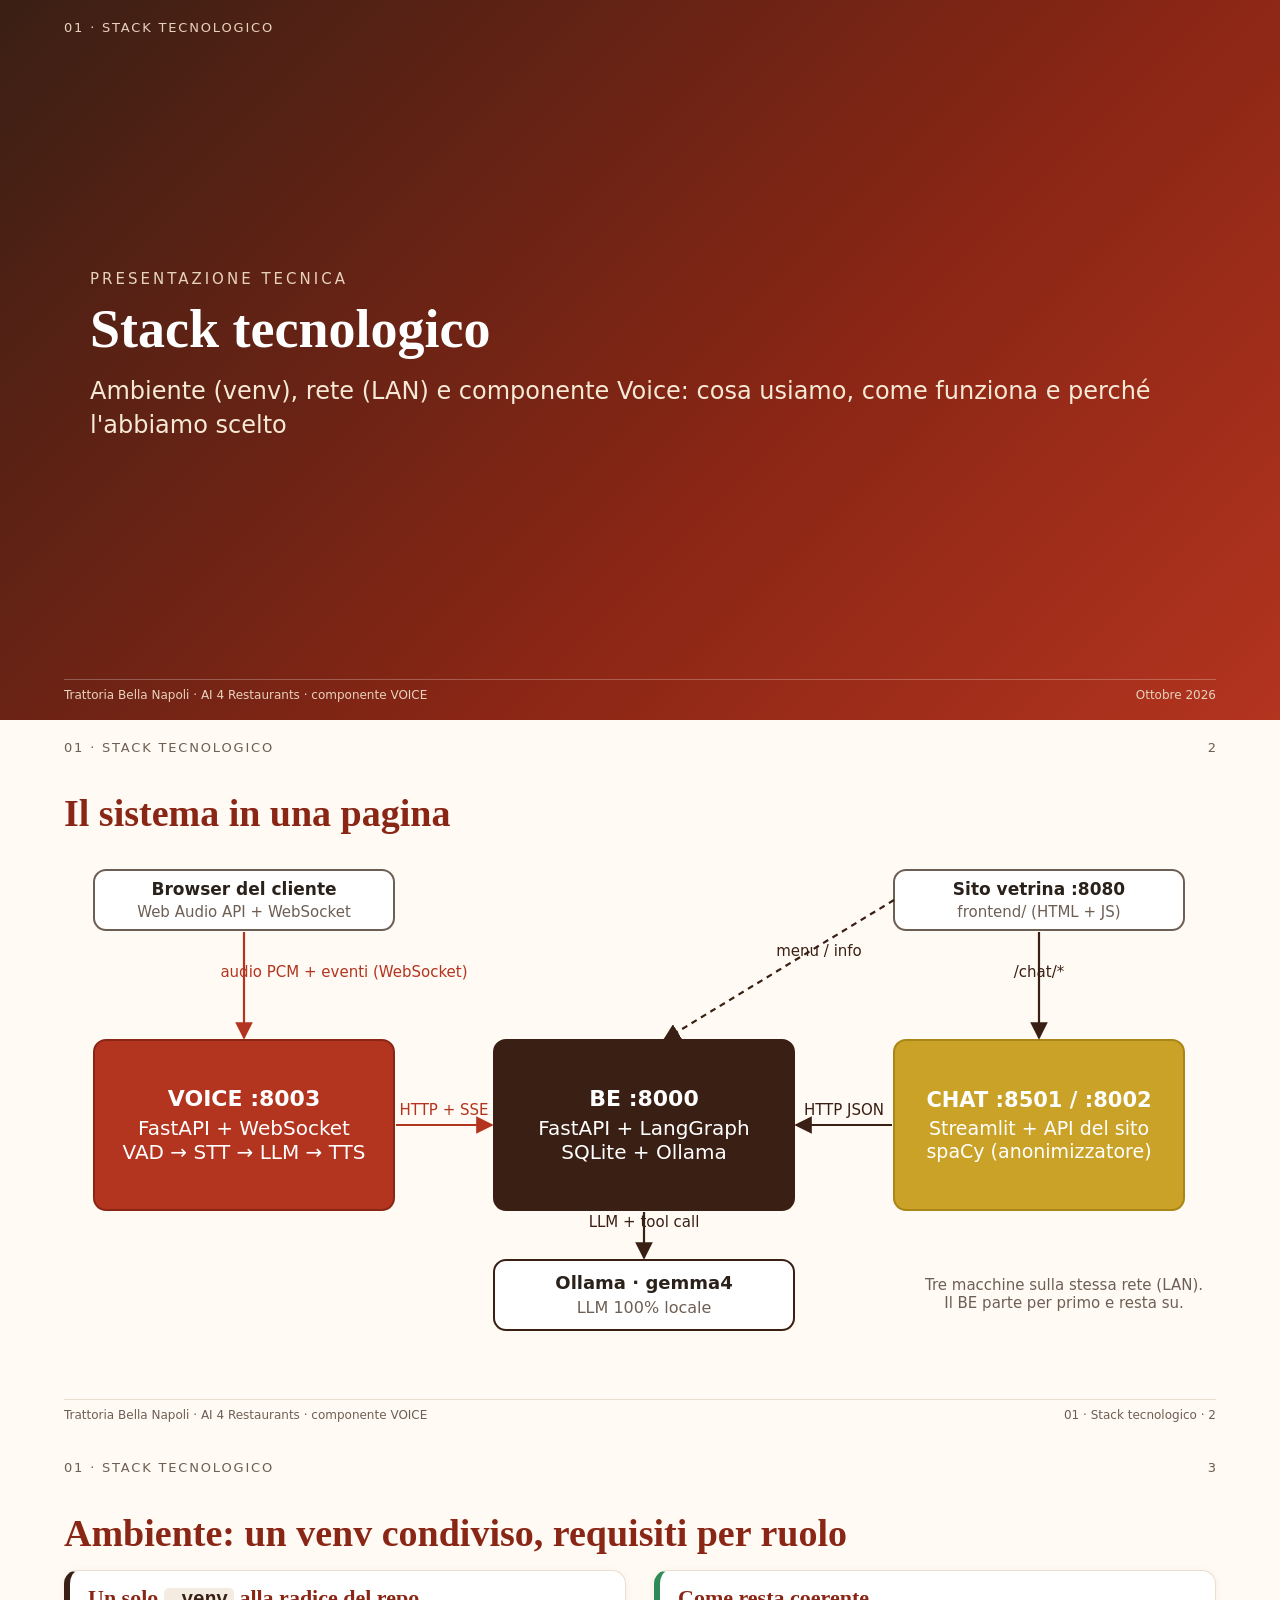
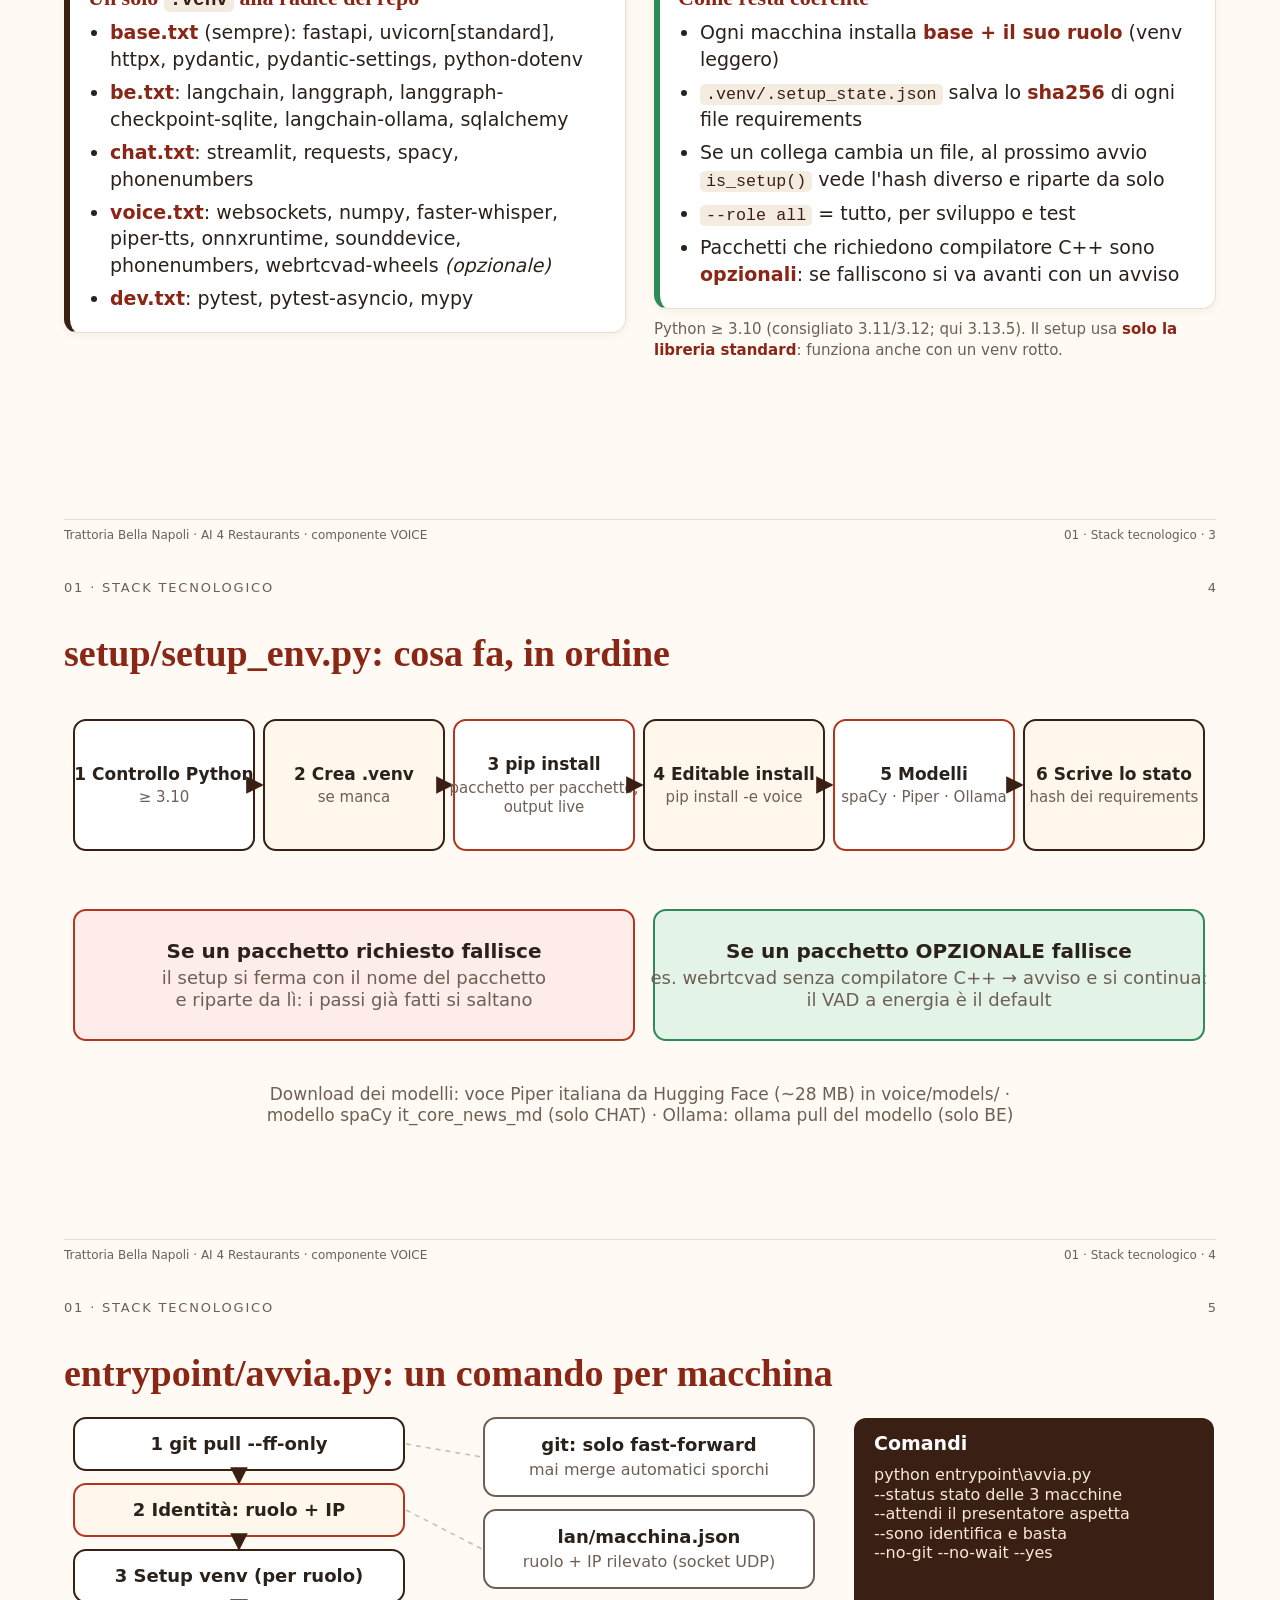
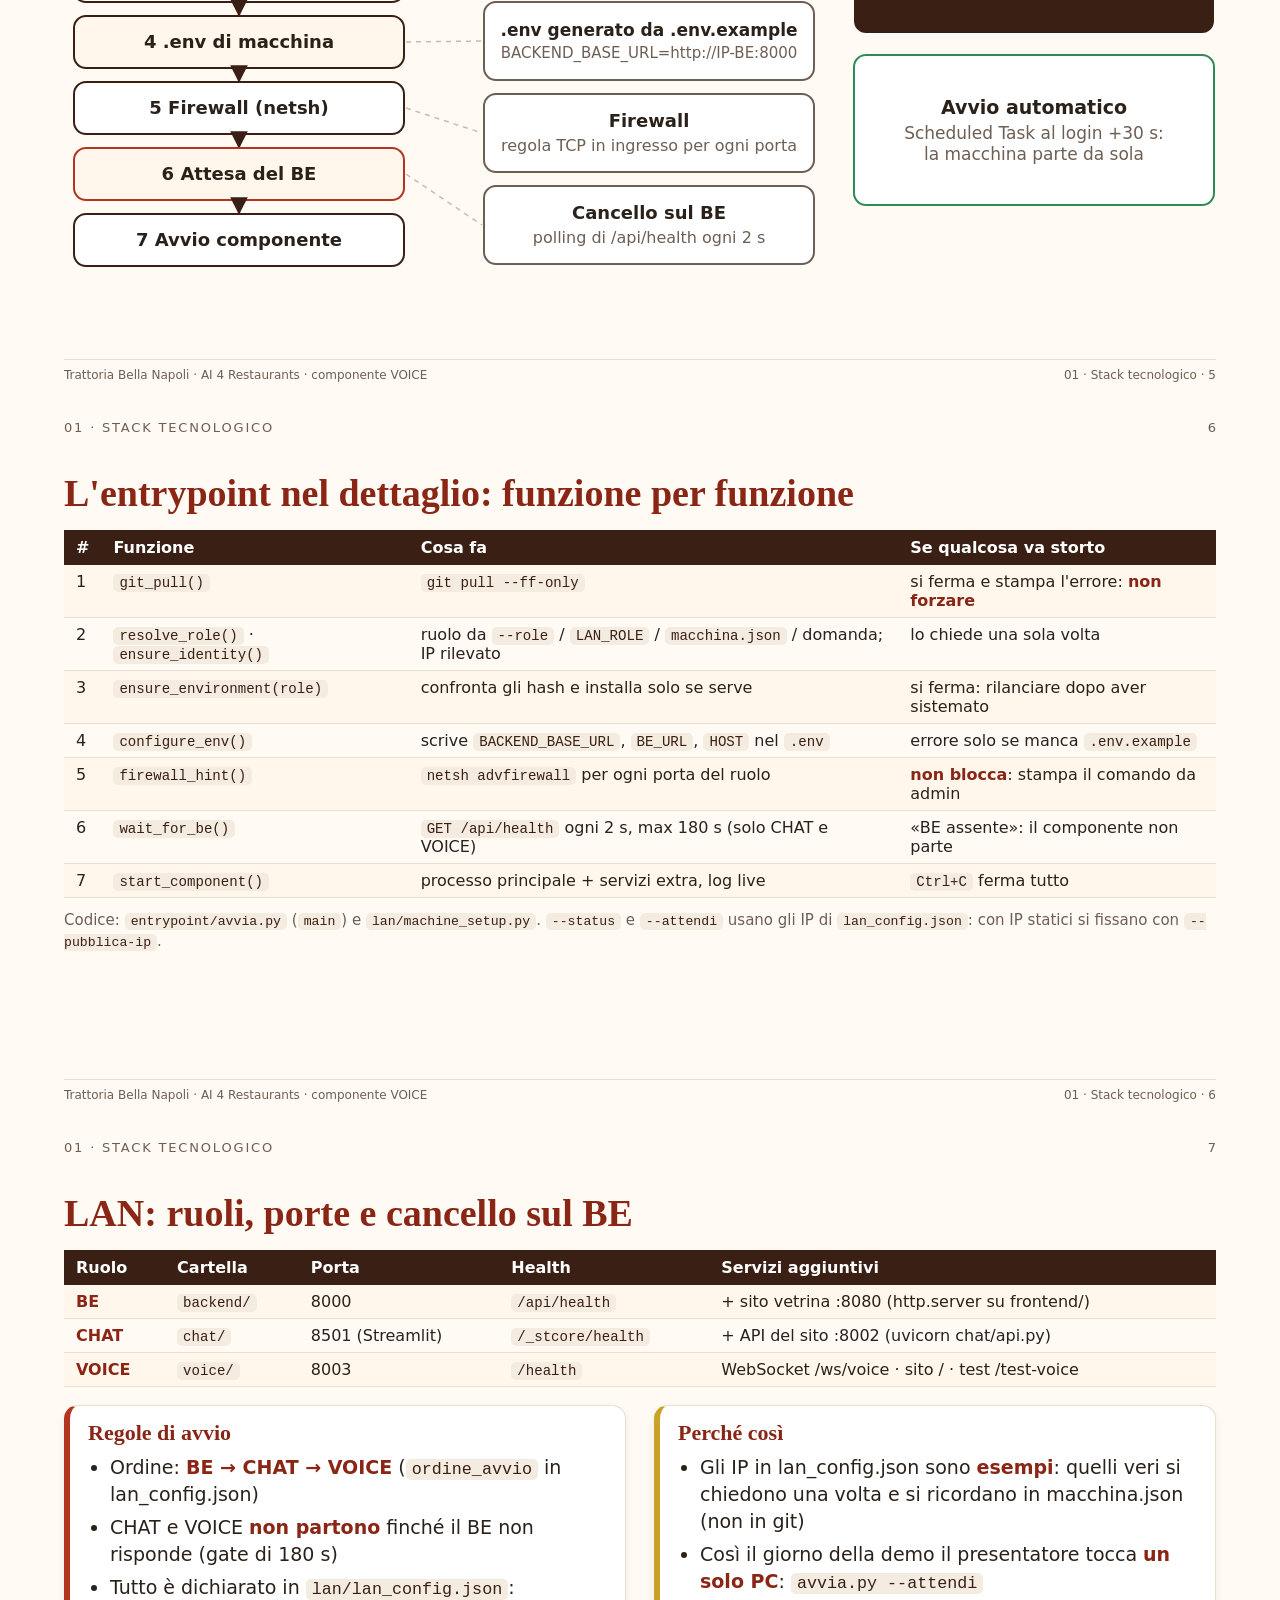
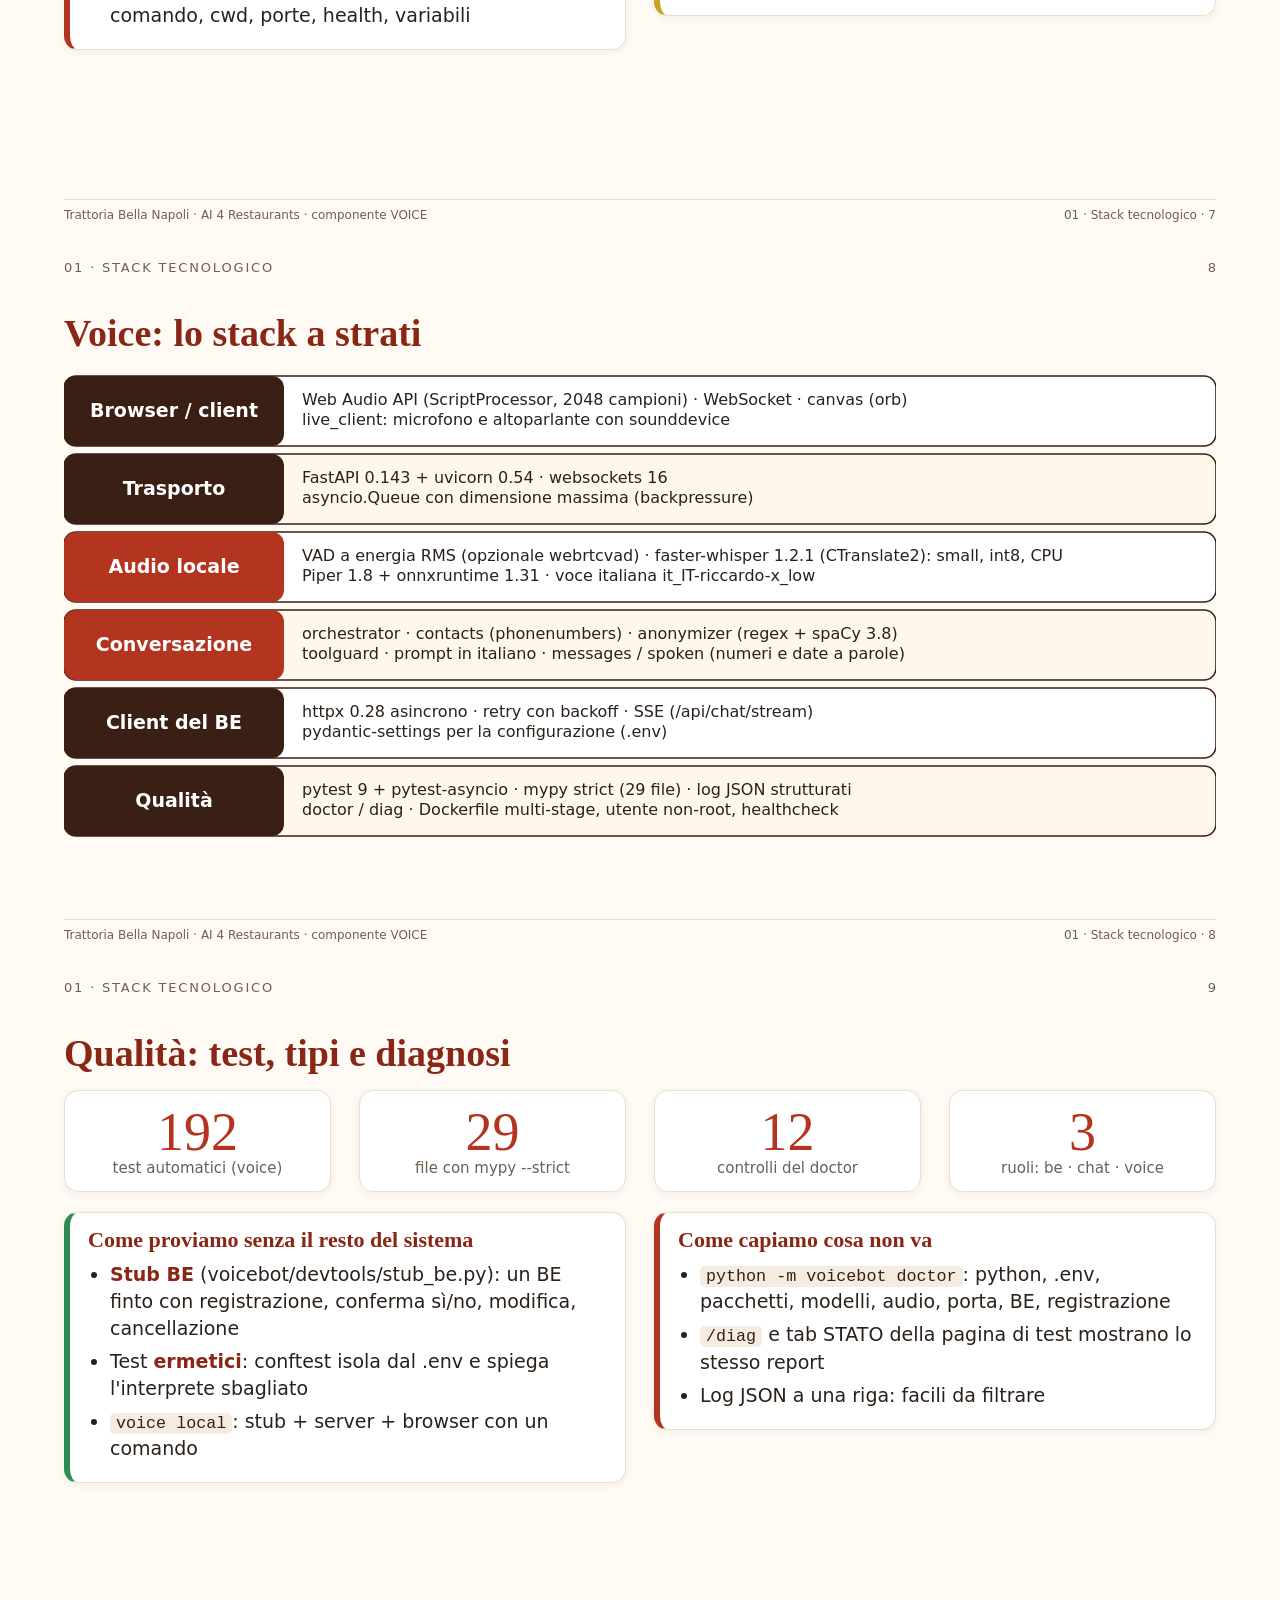
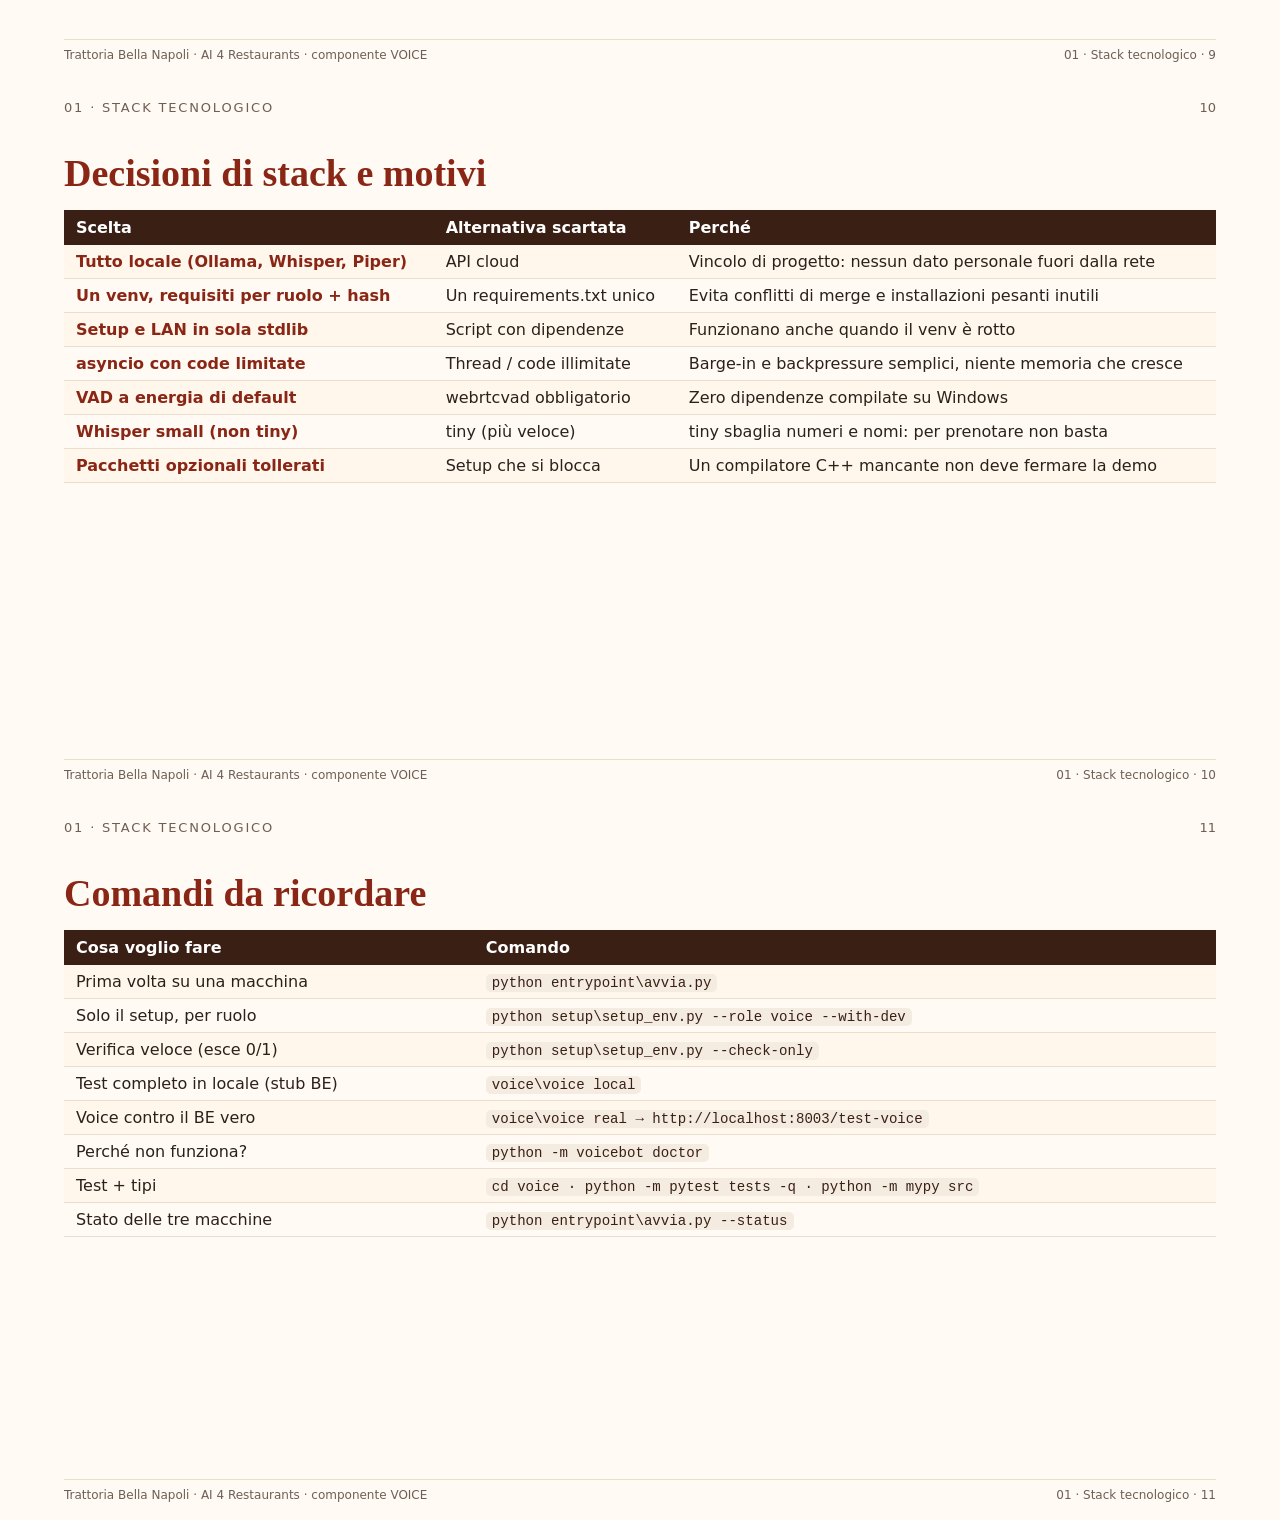
<file: docs/studio/voice/_sorgenti/01_stack_tecnologico.html>
<!doctype html><html lang="it"><head><meta charset="utf-8"><title>01 · Stack tecnologico</title><style>
@page { size: 1280px 720px; margin: 0; }
* { box-sizing: border-box; }
html, body { margin: 0; padding: 0; background: #fffaf3; color: #2b211b; font-family: "Segoe UI", system-ui, Arial, sans-serif; }
.slide { width: 1280px; height: 720px; position: relative; overflow: hidden; page-break-after: always; break-after: page;
  background: #fffaf3; padding: 46px 64px 54px; }
.slide:last-child { page-break-after: auto; break-after: auto; }
.tag { position: absolute; top: 20px; left: 64px; font-size: 13px; letter-spacing: .14em; text-transform: uppercase; color: #6e5f55; }
.num { position: absolute; top: 20px; right: 64px; font-size: 13px; color: #6e5f55; }
.foot { position: absolute; bottom: 18px; left: 64px; right: 64px; display: flex; justify-content: space-between; font-size: 12px; color: #6e5f55;
  border-top: 1px solid #eadfce; padding-top: 8px; }
h1 { font-family: Georgia, "Times New Roman", serif; font-size: 38px; margin: 26px 0 14px; color: #8a2615; line-height: 1.15; }
h2 { font-family: Georgia, serif; font-size: 22px; margin: 0 0 8px; color: #8a2615; }
p, li { font-size: 19px; line-height: 1.42; margin: 0 0 8px; }
ul { margin: 0; padding-left: 22px; }
li { margin-bottom: 6px; }
small, .small { font-size: 15px; color: #6e5f55; }
b, strong { color: #8a2615; }
code, .mono { font-family: Consolas, "Cascadia Mono", monospace; font-size: .88em; background: #f4ece0; padding: 1px 6px; border-radius: 5px; color: #3a1f14; }
pre { font-family: Consolas, monospace; font-size: 15px; line-height: 1.4; background: #3a1f14; color: #f6e9d6; padding: 14px 18px; border-radius: 12px; margin: 8px 0; white-space: pre-wrap; }
.cols { display: flex; gap: 28px; align-items: flex-start; }
.col { flex: 1; min-width: 0; }
.card { background: #fff; border: 1px solid #eadfce; border-radius: 14px; padding: 14px 18px; box-shadow: 0 2px 8px rgba(58,31,20,.06); }
.card.red { border-left: 6px solid #b3341f; } .card.gold { border-left: 6px solid #c9a227; }
.card.green { border-left: 6px solid #2e8b57; } .card.brown { border-left: 6px solid #3a1f14; } .card.blue { border-left: 6px solid #2f5d8a; }
.chip { display: inline-block; background: #f4ece0; color: #3a1f14; border-radius: 999px; padding: 3px 12px; font-size: 14px; margin: 0 6px 6px 0; }
.chip.red { background: #b3341f; color: #fff; } .chip.brown { background: #3a1f14; color: #fff; } .chip.green { background: #2e8b57; color: #fff; }
.chip.gold { background: #c9a227; color: #fff; }
table { border-collapse: collapse; width: 100%; font-size: 16px; }
th { text-align: left; background: #3a1f14; color: #fff; padding: 8px 12px; font-weight: 600; }
td { padding: 7px 12px; border-bottom: 1px solid #eadfce; vertical-align: top; }
tr:nth-child(even) td { background: #fff7ec; }
.big { font-family: Georgia, serif; font-size: 54px; color: #b3341f; line-height: 1; }
.kpi { text-align: center; } .kpi .lbl { font-size: 15px; color: #6e5f55; }
.cover { background: linear-gradient(135deg, #3a1f14 0%, #8a2615 60%, #b3341f 100%); color: #fff; padding: 0 90px; display: flex; flex-direction: column; justify-content: center; }
.cover h1 { color: #fff; font-size: 54px; margin: 10px 0 14px; } .cover p { color: #f6e9d6; font-size: 24px; }
.cover .tag, .cover .num, .cover .foot { color: #e8d2bd; border-color: rgba(255,255,255,.25); }
.problem { background: #fdecea; border: 1px solid #f0c4bd; border-radius: 12px; padding: 10px 16px; margin-bottom: 10px; }
.fix { background: #e3f3e8; border: 1px solid #b9dfc6; border-radius: 12px; padding: 10px 16px; }
.lbl-red { color: #8a2615; font-weight: 700; font-size: 14px; letter-spacing: .08em; text-transform: uppercase; }
.lbl-green { color: #1f6b3d; font-weight: 700; font-size: 14px; letter-spacing: .08em; text-transform: uppercase; }
svg text { font-family: "Segoe UI", system-ui, Arial, sans-serif; }
</style></head><body><section class="slide cover"><div class="tag">01 · Stack tecnologico</div><div style="font-size:15px;letter-spacing:.2em;text-transform:uppercase;color:#e8d2bd">Presentazione tecnica</div><h1>Stack tecnologico</h1><p>Ambiente (venv), rete (LAN) e componente Voice: cosa usiamo, come funziona e perché l'abbiamo scelto</p><div class="foot"><span>Trattoria Bella Napoli · AI 4 Restaurants · componente VOICE</span><span>Ottobre 2026</span></div></section><section class="slide"><div class="tag">01 · Stack tecnologico</div><div class="num">2</div><h1>Il sistema in una pagina</h1><svg xmlns="http://www.w3.org/2000/svg" width="1152" height="500" viewBox="0 0 1152 500"><defs><marker id="ah1" viewBox="0 0 10 10" refX="9" refY="5" markerWidth="8" markerHeight="8" orient="auto-start-reverse"><path d="M 0 0 L 10 5 L 0 10 z" fill="#3a1f14"/></marker><marker id="ahr1" viewBox="0 0 10 10" refX="9" refY="5" markerWidth="8" markerHeight="8" orient="auto-start-reverse"><path d="M 0 0 L 10 5 L 0 10 z" fill="#b3341f"/></marker></defs><rect x="30" y="20" width="300" height="60" rx="12" fill="#fff" stroke="#6e5f55" stroke-width="2"/><text x="180.0" y="44.629999999999995" font-size="17" font-weight="600" text-anchor="middle" fill="#2b211b"><tspan x="180.0" dy="0.0">Browser del cliente</tspan></text><text x="180.0" y="67.36999999999999" font-size="15" font-weight="400" text-anchor="middle" fill="#6e5f55"><tspan x="180.0" dy="0.0">Web Audio API + WebSocket</tspan></text><rect x="30" y="190" width="300" height="170" rx="12" fill="#b3341f" stroke="#8a2615" stroke-width="2"/><text x="180.0" y="256.08" font-size="22" font-weight="600" text-anchor="middle" fill="#fff"><tspan x="180.0" dy="0.0">VOICE  :8003</tspan></text><text x="180.0" y="284.91999999999996" font-size="20" font-weight="400" text-anchor="middle" fill="#fff"><tspan x="180.0" dy="0.0">FastAPI + WebSocket</tspan><tspan x="180.0" dy="24.4">VAD → STT → LLM → TTS</tspan></text><rect x="430" y="190" width="300" height="170" rx="12" fill="#3a1f14" stroke="#3a1f14" stroke-width="2"/><text x="580.0" y="256.08" font-size="22" font-weight="600" text-anchor="middle" fill="#fff"><tspan x="580.0" dy="0.0">BE  :8000</tspan></text><text x="580.0" y="284.91999999999996" font-size="20" font-weight="400" text-anchor="middle" fill="#fff"><tspan x="580.0" dy="0.0">FastAPI + LangGraph</tspan><tspan x="580.0" dy="24.4">SQLite + Ollama</tspan></text><rect x="830" y="190" width="290" height="170" rx="12" fill="#c9a227" stroke="#a98616" stroke-width="2"/><text x="975.0" y="256.96" font-size="21" font-weight="600" text-anchor="middle" fill="#fff"><tspan x="975.0" dy="0.0">CHAT  :8501 / :8002</tspan></text><text x="975.0" y="284.58" font-size="19" font-weight="400" text-anchor="middle" fill="#fff"><tspan x="975.0" dy="0.0">Streamlit + API del sito</tspan><tspan x="975.0" dy="23.2">spaCy (anonimizzatore)</tspan></text><rect x="430" y="410" width="300" height="70" rx="12" fill="#fff" stroke="#3a1f14" stroke-width="2"/><text x="580.0" y="439.36" font-size="18" font-weight="600" text-anchor="middle" fill="#2b211b"><tspan x="580.0" dy="0.0">Ollama · gemma4</tspan></text><text x="580.0" y="463.32" font-size="16" font-weight="400" text-anchor="middle" fill="#6e5f55"><tspan x="580.0" dy="0.0">LLM 100% locale</tspan></text><rect x="830" y="20" width="290" height="60" rx="12" fill="#fff" stroke="#6e5f55" stroke-width="2"/><text x="975.0" y="44.629999999999995" font-size="17" font-weight="600" text-anchor="middle" fill="#2b211b"><tspan x="975.0" dy="0.0">Sito vetrina  :8080</tspan></text><text x="975.0" y="67.36999999999999" font-size="15" font-weight="400" text-anchor="middle" fill="#6e5f55"><tspan x="975.0" dy="0.0">frontend/ (HTML + JS)</tspan></text><line x1="180" y1="82" x2="180" y2="188" stroke="#b3341f" stroke-width="2.2" marker-end="url(#ahr1)"/><text x="280.0" y="127.0" font-size="15" font-weight="500" text-anchor="middle" fill="#b3341f"><tspan x="280.0" dy="0.0">audio PCM + eventi (WebSocket)</tspan></text><line x1="332" y1="275" x2="428" y2="275" stroke="#b3341f" stroke-width="2.2" marker-end="url(#ahr1)"/><text x="380.0" y="265.0" font-size="15" font-weight="500" text-anchor="middle" fill="#b3341f"><tspan x="380.0" dy="0.0">HTTP + SSE</tspan></text><line x1="828" y1="275" x2="732" y2="275" stroke="#3a1f14" stroke-width="2.2" marker-end="url(#ah1)"/><text x="780.0" y="265.0" font-size="15" font-weight="500" text-anchor="middle" fill="#3a1f14"><tspan x="780.0" dy="0.0">HTTP JSON</tspan></text><line x1="580" y1="362" x2="580" y2="408" stroke="#3a1f14" stroke-width="2.2" marker-end="url(#ah1)"/><text x="580.0" y="377.0" font-size="15" font-weight="500" text-anchor="middle" fill="#3a1f14"><tspan x="580.0" dy="0.0">LLM + tool call</tspan></text><line x1="975" y1="82" x2="975" y2="188" stroke="#3a1f14" stroke-width="2.2" marker-end="url(#ah1)"/><text x="975.0" y="127.0" font-size="15" font-weight="500" text-anchor="middle" fill="#3a1f14"><tspan x="975.0" dy="0.0">/chat/*</tspan></text><line x1="830" y1="50" x2="600" y2="190" stroke="#3a1f14" stroke-width="2.2" stroke-dasharray="6 5" marker-end="url(#ah1)"/><text x="755.0" y="106.0" font-size="15" font-weight="500" text-anchor="middle" fill="#3a1f14"><tspan x="755.0" dy="0.0">menu / info</tspan></text><text x="1000" y="440" font-size="15" font-weight="400" text-anchor="middle" fill="#6e5f55"><tspan x="1000" dy="0.0">Tre macchine sulla stessa rete (LAN).</tspan><tspan x="1000" dy="18.3">Il BE parte per primo e resta su.</tspan></text></svg><div class="foot"><span>Trattoria Bella Napoli · AI 4 Restaurants · componente VOICE</span><span>01 · Stack tecnologico · 2</span></div></section><section class="slide"><div class="tag">01 · Stack tecnologico</div><div class="num">3</div><h1>Ambiente: un venv condiviso, requisiti per ruolo</h1><div class="cols"><div class="col"><div class="card brown"><h2>Un solo <span class="mono">.venv</span> alla radice del repo</h2><ul><li><b>base.txt</b> (sempre): fastapi, uvicorn[standard], httpx, pydantic, pydantic-settings, python-dotenv</li><li><b>be.txt</b>: langchain, langgraph, langgraph-checkpoint-sqlite, langchain-ollama, sqlalchemy</li><li><b>chat.txt</b>: streamlit, requests, spacy, phonenumbers</li><li><b>voice.txt</b>: websockets, numpy, faster-whisper, piper-tts, onnxruntime, sounddevice, phonenumbers, webrtcvad-wheels <i>(opzionale)</i></li><li><b>dev.txt</b>: pytest, pytest-asyncio, mypy</li></ul></div></div><div class="col"><div class="card green"><h2>Come resta coerente</h2><ul><li>Ogni macchina installa <b>base + il suo ruolo</b> (venv leggero)</li><li><span class='mono'>.venv/.setup_state.json</span> salva lo <b>sha256</b> di ogni file requirements</li><li>Se un collega cambia un file, al prossimo avvio <code>is_setup()</code> vede l'hash diverso e riparte da solo</li><li><code>--role all</code> = tutto, per sviluppo e test</li><li>Pacchetti che richiedono compilatore C++ sono <b>opzionali</b>: se falliscono si va avanti con un avviso</li></ul></div><p class="small" style="margin-top:10px">Python ≥ 3.10 (consigliato 3.11/3.12; qui 3.13.5). Il setup usa <b>solo la libreria standard</b>: funziona anche con un venv rotto.</p></div></div><div class="foot"><span>Trattoria Bella Napoli · AI 4 Restaurants · componente VOICE</span><span>01 · Stack tecnologico · 3</span></div></section><section class="slide"><div class="tag">01 · Stack tecnologico</div><div class="num">4</div><h1>setup/setup_env.py: cosa fa, in ordine</h1><svg xmlns="http://www.w3.org/2000/svg" width="1152" height="470" viewBox="0 0 1152 470"><defs><marker id="ah2" viewBox="0 0 10 10" refX="9" refY="5" markerWidth="8" markerHeight="8" orient="auto-start-reverse"><path d="M 0 0 L 10 5 L 0 10 z" fill="#3a1f14"/></marker><marker id="ahr2" viewBox="0 0 10 10" refX="9" refY="5" markerWidth="8" markerHeight="8" orient="auto-start-reverse"><path d="M 0 0 L 10 5 L 0 10 z" fill="#b3341f"/></marker></defs><rect x="10" y="30" width="180" height="130" rx="12" fill="#fff" stroke="#3a1f14" stroke-width="2"/><text x="100.0" y="89.63" font-size="17" font-weight="600" text-anchor="middle" fill="#2b211b"><tspan x="100.0" dy="0.0">1  Controllo Python</tspan></text><text x="100.0" y="112.36999999999999" font-size="15" font-weight="400" text-anchor="middle" fill="#6e5f55"><tspan x="100.0" dy="0.0">≥ 3.10</tspan></text><line x1="192" y1="95" x2="198" y2="95" stroke="#3a1f14" stroke-width="2.2" marker-end="url(#ah2)"/><rect x="200" y="30" width="180" height="130" rx="12" fill="#fff7ec" stroke="#3a1f14" stroke-width="2"/><text x="290.0" y="89.63" font-size="17" font-weight="600" text-anchor="middle" fill="#2b211b"><tspan x="290.0" dy="0.0">2  Crea .venv</tspan></text><text x="290.0" y="112.36999999999999" font-size="15" font-weight="400" text-anchor="middle" fill="#6e5f55"><tspan x="290.0" dy="0.0">se manca</tspan></text><line x1="382" y1="95" x2="388" y2="95" stroke="#3a1f14" stroke-width="2.2" marker-end="url(#ah2)"/><rect x="390" y="30" width="180" height="130" rx="12" fill="#fff" stroke="#b3341f" stroke-width="2"/><text x="480.0" y="80.47999999999999" font-size="17" font-weight="600" text-anchor="middle" fill="#2b211b"><tspan x="480.0" dy="0.0">3  pip install</tspan></text><text x="480.0" y="103.21999999999998" font-size="15" font-weight="400" text-anchor="middle" fill="#6e5f55"><tspan x="480.0" dy="0.0">pacchetto per pacchetto,</tspan><tspan x="480.0" dy="18.3">output live</tspan></text><line x1="572" y1="95" x2="578" y2="95" stroke="#3a1f14" stroke-width="2.2" marker-end="url(#ah2)"/><rect x="580" y="30" width="180" height="130" rx="12" fill="#fff7ec" stroke="#3a1f14" stroke-width="2"/><text x="670.0" y="89.63" font-size="17" font-weight="600" text-anchor="middle" fill="#2b211b"><tspan x="670.0" dy="0.0">4  Editable install</tspan></text><text x="670.0" y="112.36999999999999" font-size="15" font-weight="400" text-anchor="middle" fill="#6e5f55"><tspan x="670.0" dy="0.0">pip install -e voice</tspan></text><line x1="762" y1="95" x2="768" y2="95" stroke="#3a1f14" stroke-width="2.2" marker-end="url(#ah2)"/><rect x="770" y="30" width="180" height="130" rx="12" fill="#fff" stroke="#b3341f" stroke-width="2"/><text x="860.0" y="89.63" font-size="17" font-weight="600" text-anchor="middle" fill="#2b211b"><tspan x="860.0" dy="0.0">5  Modelli</tspan></text><text x="860.0" y="112.36999999999999" font-size="15" font-weight="400" text-anchor="middle" fill="#6e5f55"><tspan x="860.0" dy="0.0">spaCy · Piper · Ollama</tspan></text><line x1="952" y1="95" x2="958" y2="95" stroke="#3a1f14" stroke-width="2.2" marker-end="url(#ah2)"/><rect x="960" y="30" width="180" height="130" rx="12" fill="#fff7ec" stroke="#3a1f14" stroke-width="2"/><text x="1050.0" y="89.63" font-size="17" font-weight="600" text-anchor="middle" fill="#2b211b"><tspan x="1050.0" dy="0.0">6  Scrive lo stato</tspan></text><text x="1050.0" y="112.36999999999999" font-size="15" font-weight="400" text-anchor="middle" fill="#6e5f55"><tspan x="1050.0" dy="0.0">hash dei requirements</tspan></text><rect x="10" y="220" width="560" height="130" rx="12" fill="#fdecea" stroke="#b3341f" stroke-width="2"/><text x="290.0" y="267.84000000000003" font-size="20" font-weight="600" text-anchor="middle" fill="#2b211b"><tspan x="290.0" dy="0.0">Se un pacchetto richiesto fallisce</tspan></text><text x="290.0" y="294.24" font-size="18" font-weight="400" text-anchor="middle" fill="#6e5f55"><tspan x="290.0" dy="0.0">il setup si ferma con il nome del pacchetto</tspan><tspan x="290.0" dy="22.0">e riparte da lì: i passi già fatti si saltano</tspan></text><rect x="590" y="220" width="550" height="130" rx="12" fill="#e3f3e8" stroke="#2e8b57" stroke-width="2"/><text x="865.0" y="267.84000000000003" font-size="20" font-weight="600" text-anchor="middle" fill="#2b211b"><tspan x="865.0" dy="0.0">Se un pacchetto OPZIONALE fallisce</tspan></text><text x="865.0" y="294.24" font-size="18" font-weight="400" text-anchor="middle" fill="#6e5f55"><tspan x="865.0" dy="0.0">es. webrtcvad senza compilatore C++ → avviso e si continua:</tspan><tspan x="865.0" dy="22.0">il VAD a energia è il default</tspan></text><text x="576" y="410" font-size="17" font-weight="400" text-anchor="middle" fill="#6e5f55"><tspan x="576" dy="0.0">Download dei modelli: voce Piper italiana da Hugging Face (~28 MB) in voice/models/ ·</tspan><tspan x="576" dy="20.7">modello spaCy it_core_news_md (solo CHAT) · Ollama: ollama pull del modello (solo BE)</tspan></text></svg><div class="foot"><span>Trattoria Bella Napoli · AI 4 Restaurants · componente VOICE</span><span>01 · Stack tecnologico · 4</span></div></section><section class="slide"><div class="tag">01 · Stack tecnologico</div><div class="num">5</div><h1>entrypoint/avvia.py: un comando per macchina</h1><svg xmlns="http://www.w3.org/2000/svg" width="1152" height="470" viewBox="0 0 1152 470"><defs><marker id="ah3" viewBox="0 0 10 10" refX="9" refY="5" markerWidth="8" markerHeight="8" orient="auto-start-reverse"><path d="M 0 0 L 10 5 L 0 10 z" fill="#3a1f14"/></marker><marker id="ahr3" viewBox="0 0 10 10" refX="9" refY="5" markerWidth="8" markerHeight="8" orient="auto-start-reverse"><path d="M 0 0 L 10 5 L 0 10 z" fill="#b3341f"/></marker></defs><rect x="10" y="8" width="330" height="52" rx="12" fill="#fff" stroke="#3a1f14" stroke-width="2"/><text x="175.0" y="40.12" font-size="18" font-weight="600" text-anchor="middle" fill="#2b211b"><tspan x="175.0" dy="0.0">1  git pull --ff-only</tspan></text><line x1="175" y1="61" x2="175" y2="73" stroke="#3a1f14" stroke-width="2.2" marker-end="url(#ah3)"/><rect x="10" y="74" width="330" height="52" rx="12" fill="#fff7ec" stroke="#b3341f" stroke-width="2"/><text x="175.0" y="106.11999999999999" font-size="18" font-weight="600" text-anchor="middle" fill="#2b211b"><tspan x="175.0" dy="0.0">2  Identità: ruolo + IP</tspan></text><line x1="175" y1="127" x2="175" y2="139" stroke="#3a1f14" stroke-width="2.2" marker-end="url(#ah3)"/><rect x="10" y="140" width="330" height="52" rx="12" fill="#fff" stroke="#3a1f14" stroke-width="2"/><text x="175.0" y="172.12" font-size="18" font-weight="600" text-anchor="middle" fill="#2b211b"><tspan x="175.0" dy="0.0">3  Setup venv (per ruolo)</tspan></text><line x1="175" y1="193" x2="175" y2="205" stroke="#3a1f14" stroke-width="2.2" marker-end="url(#ah3)"/><rect x="10" y="206" width="330" height="52" rx="12" fill="#fff7ec" stroke="#3a1f14" stroke-width="2"/><text x="175.0" y="238.12" font-size="18" font-weight="600" text-anchor="middle" fill="#2b211b"><tspan x="175.0" dy="0.0">4  .env di macchina</tspan></text><line x1="175" y1="259" x2="175" y2="271" stroke="#3a1f14" stroke-width="2.2" marker-end="url(#ah3)"/><rect x="10" y="272" width="330" height="52" rx="12" fill="#fff" stroke="#3a1f14" stroke-width="2"/><text x="175.0" y="304.12" font-size="18" font-weight="600" text-anchor="middle" fill="#2b211b"><tspan x="175.0" dy="0.0">5  Firewall (netsh)</tspan></text><line x1="175" y1="325" x2="175" y2="337" stroke="#3a1f14" stroke-width="2.2" marker-end="url(#ah3)"/><rect x="10" y="338" width="330" height="52" rx="12" fill="#fff7ec" stroke="#b3341f" stroke-width="2"/><text x="175.0" y="370.12" font-size="18" font-weight="600" text-anchor="middle" fill="#2b211b"><tspan x="175.0" dy="0.0">6  Attesa del BE</tspan></text><line x1="175" y1="391" x2="175" y2="403" stroke="#3a1f14" stroke-width="2.2" marker-end="url(#ah3)"/><rect x="10" y="404" width="330" height="52" rx="12" fill="#fff" stroke="#3a1f14" stroke-width="2"/><text x="175.0" y="436.12" font-size="18" font-weight="600" text-anchor="middle" fill="#2b211b"><tspan x="175.0" dy="0.0">7  Avvio componente</tspan></text><rect x="420" y="8" width="330" height="78" rx="12" fill="#fff" stroke="#6e5f55" stroke-width="2"/><text x="585.0" y="41.36" font-size="18" font-weight="600" text-anchor="middle" fill="#2b211b"><tspan x="585.0" dy="0.0">git: solo fast-forward</tspan></text><text x="585.0" y="65.32" font-size="16" font-weight="400" text-anchor="middle" fill="#6e5f55"><tspan x="585.0" dy="0.0">mai merge automatici sporchi</tspan></text><rect x="420" y="100" width="330" height="78" rx="12" fill="#fff" stroke="#6e5f55" stroke-width="2"/><text x="585.0" y="133.35999999999999" font-size="18" font-weight="600" text-anchor="middle" fill="#2b211b"><tspan x="585.0" dy="0.0">lan/macchina.json</tspan></text><text x="585.0" y="157.32" font-size="16" font-weight="400" text-anchor="middle" fill="#6e5f55"><tspan x="585.0" dy="0.0">ruolo + IP rilevato (socket UDP)</tspan></text><rect x="420" y="192" width="330" height="78" rx="12" fill="#fff" stroke="#6e5f55" stroke-width="2"/><text x="585.0" y="225.63" font-size="17" font-weight="600" text-anchor="middle" fill="#2b211b"><tspan x="585.0" dy="0.0">.env generato da .env.example</tspan></text><text x="585.0" y="248.37" font-size="15" font-weight="400" text-anchor="middle" fill="#6e5f55"><tspan x="585.0" dy="0.0">BACKEND_BASE_URL=http://IP-BE:8000</tspan></text><rect x="420" y="284" width="330" height="78" rx="12" fill="#fff" stroke="#6e5f55" stroke-width="2"/><text x="585.0" y="317.36" font-size="18" font-weight="600" text-anchor="middle" fill="#2b211b"><tspan x="585.0" dy="0.0">Firewall</tspan></text><text x="585.0" y="341.32" font-size="16" font-weight="400" text-anchor="middle" fill="#6e5f55"><tspan x="585.0" dy="0.0">regola TCP in ingresso per ogni porta</tspan></text><rect x="420" y="376" width="330" height="78" rx="12" fill="#fff" stroke="#6e5f55" stroke-width="2"/><text x="585.0" y="409.36" font-size="18" font-weight="600" text-anchor="middle" fill="#2b211b"><tspan x="585.0" dy="0.0">Cancello sul BE</tspan></text><text x="585.0" y="433.32" font-size="16" font-weight="400" text-anchor="middle" fill="#6e5f55"><tspan x="585.0" dy="0.0">polling di /api/health ogni 2 s</tspan></text><line x1="342" y1="34" x2="418" y2="47" stroke="#cdbba5" stroke-width="1.5" stroke-dasharray="5 5"/><line x1="342" y1="100" x2="418" y2="139" stroke="#cdbba5" stroke-width="1.5" stroke-dasharray="5 5"/><line x1="342" y1="232" x2="418" y2="231" stroke="#cdbba5" stroke-width="1.5" stroke-dasharray="5 5"/><line x1="342" y1="298" x2="418" y2="323" stroke="#cdbba5" stroke-width="1.5" stroke-dasharray="5 5"/><line x1="342" y1="364" x2="418" y2="415" stroke="#cdbba5" stroke-width="1.5" stroke-dasharray="5 5"/><rect x="790" y="8" width="360" height="215" rx="12" fill="#3a1f14"/><text x="810" y="40" font-size="19" font-weight="700" text-anchor="start" fill="#fff"><tspan x="810" dy="0.0">Comandi</tspan></text><text x="810" y="70" font-size="16" font-weight="400" text-anchor="start" fill="#f6e9d6"><tspan x="810" dy="0.0">python entrypoint\avvia.py</tspan><tspan x="810" dy="19.5">--status    stato delle 3 macchine</tspan><tspan x="810" dy="19.5">--attendi   il presentatore aspetta</tspan><tspan x="810" dy="19.5">--sono      identifica e basta</tspan><tspan x="810" dy="19.5">--no-git --no-wait --yes</tspan></text><rect x="790" y="245" width="360" height="150" rx="12" fill="#fff" stroke="#2e8b57" stroke-width="2"/><text x="970.0" y="303.72" font-size="19" font-weight="600" text-anchor="middle" fill="#2b211b"><tspan x="970.0" dy="0.0">Avvio automatico</tspan></text><text x="970.0" y="328.90000000000003" font-size="17" font-weight="400" text-anchor="middle" fill="#6e5f55"><tspan x="970.0" dy="0.0">Scheduled Task al login +30 s:</tspan><tspan x="970.0" dy="20.7">la macchina parte da sola</tspan></text></svg><div class="foot"><span>Trattoria Bella Napoli · AI 4 Restaurants · componente VOICE</span><span>01 · Stack tecnologico · 5</span></div></section><section class="slide"><div class="tag">01 · Stack tecnologico</div><div class="num">6</div><h1>L'entrypoint nel dettaglio: funzione per funzione</h1><table><tr><th>#</th><th>Funzione</th><th>Cosa fa</th><th>Se qualcosa va storto</th></tr><tr><td>1</td><td><code>git_pull()</code></td><td><code>git pull --ff-only</code></td><td>si ferma e stampa l'errore: <b>non forzare</b></td></tr><tr><td>2</td><td><code>resolve_role()</code> · <code>ensure_identity()</code></td><td>ruolo da <code>--role</code> / <code>LAN_ROLE</code> / <code>macchina.json</code> / domanda; IP rilevato</td><td>lo chiede una sola volta</td></tr><tr><td>3</td><td><code>ensure_environment(role)</code></td><td>confronta gli hash e installa solo se serve</td><td>si ferma: rilanciare dopo aver sistemato</td></tr><tr><td>4</td><td><code>configure_env()</code></td><td>scrive <code>BACKEND_BASE_URL</code>, <code>BE_URL</code>, <code>HOST</code> nel <code>.env</code></td><td>errore solo se manca <code>.env.example</code></td></tr><tr><td>5</td><td><code>firewall_hint()</code></td><td><code>netsh advfirewall</code> per ogni porta del ruolo</td><td><b>non blocca</b>: stampa il comando da admin</td></tr><tr><td>6</td><td><code>wait_for_be()</code></td><td><code>GET /api/health</code> ogni 2 s, max 180 s (solo CHAT e VOICE)</td><td>«BE assente»: il componente non parte</td></tr><tr><td>7</td><td><code>start_component()</code></td><td>processo principale + servizi extra, log live</td><td><code>Ctrl+C</code> ferma tutto</td></tr></table><p class="small" style="margin-top:12px">Codice: <code>entrypoint/avvia.py</code> (<code>main</code>) e <code>lan/machine_setup.py</code>. <code>--status</code> e <code>--attendi</code> usano gli IP di <code>lan_config.json</code>: con IP statici si fissano con <code>--pubblica-ip</code>.</p><div class="foot"><span>Trattoria Bella Napoli · AI 4 Restaurants · componente VOICE</span><span>01 · Stack tecnologico · 6</span></div></section><section class="slide"><div class="tag">01 · Stack tecnologico</div><div class="num">7</div><h1>LAN: ruoli, porte e cancello sul BE</h1><table><tr><th>Ruolo</th><th>Cartella</th><th>Porta</th><th>Health</th><th>Servizi aggiuntivi</th></tr><tr><td><b>BE</b></td><td><code>backend/</code></td><td>8000</td><td><code>/api/health</code></td><td>+ sito vetrina :8080 (http.server su frontend/)</td></tr><tr><td><b>CHAT</b></td><td><code>chat/</code></td><td>8501 (Streamlit)</td><td><code>/_stcore/health</code></td><td>+ API del sito :8002 (uvicorn chat/api.py)</td></tr><tr><td><b>VOICE</b></td><td><code>voice/</code></td><td>8003</td><td><code>/health</code></td><td>WebSocket /ws/voice · sito / · test /test-voice</td></tr></table><div class="cols" style="margin-top:18px"><div class="col card red"><h2>Regole di avvio</h2><ul><li>Ordine: <b>BE → CHAT → VOICE</b> (<code>ordine_avvio</code> in lan_config.json)</li><li>CHAT e VOICE <b>non partono</b> finché il BE non risponde (gate di 180 s)</li><li>Tutto è dichiarato in <code>lan/lan_config.json</code>: comando, cwd, porte, health, variabili</li></ul></div><div class="col card gold"><h2>Perché così</h2><ul><li>Gli IP in lan_config.json sono <b>esempi</b>: quelli veri si chiedono una volta e si ricordano in macchina.json (non in git)</li><li>Così il giorno della demo il presentatore tocca <b>un solo PC</b>: <code>avvia.py --attendi</code></li></ul></div></div><div class="foot"><span>Trattoria Bella Napoli · AI 4 Restaurants · componente VOICE</span><span>01 · Stack tecnologico · 7</span></div></section><section class="slide"><div class="tag">01 · Stack tecnologico</div><div class="num">8</div><h1>Voice: lo stack a strati</h1><svg xmlns="http://www.w3.org/2000/svg" width="1152" height="480" viewBox="0 0 1152 480"><defs><marker id="ah4" viewBox="0 0 10 10" refX="9" refY="5" markerWidth="8" markerHeight="8" orient="auto-start-reverse"><path d="M 0 0 L 10 5 L 0 10 z" fill="#3a1f14"/></marker><marker id="ahr4" viewBox="0 0 10 10" refX="9" refY="5" markerWidth="8" markerHeight="8" orient="auto-start-reverse"><path d="M 0 0 L 10 5 L 0 10 z" fill="#b3341f"/></marker></defs><rect x="0" y="6" width="1152" height="70" rx="12" fill="#fff" stroke="#3a1f14" stroke-width="1.6"/><rect x="0" y="6" width="220" height="70" rx="12" fill="#3a1f14"/><text x="110" y="47" font-size="19" font-weight="700" text-anchor="middle" fill="#fff"><tspan x="110" dy="0.0">Browser / client</tspan></text><text x="238" y="35" font-size="16" font-weight="400" text-anchor="start" fill="#2b211b"><tspan x="238" dy="0.0">Web Audio API (ScriptProcessor, 2048 campioni) · WebSocket · canvas (orb)</tspan><tspan x="238" dy="19.5">live_client: microfono e altoparlante con sounddevice</tspan></text><rect x="0" y="84" width="1152" height="70" rx="12" fill="#fff7ec" stroke="#3a1f14" stroke-width="1.6"/><rect x="0" y="84" width="220" height="70" rx="12" fill="#3a1f14"/><text x="110" y="125" font-size="19" font-weight="700" text-anchor="middle" fill="#fff"><tspan x="110" dy="0.0">Trasporto</tspan></text><text x="238" y="113" font-size="16" font-weight="400" text-anchor="start" fill="#2b211b"><tspan x="238" dy="0.0">FastAPI 0.143 + uvicorn 0.54 · websockets 16</tspan><tspan x="238" dy="19.5">asyncio.Queue con dimensione massima (backpressure)</tspan></text><rect x="0" y="162" width="1152" height="70" rx="12" fill="#fff" stroke="#3a1f14" stroke-width="1.6"/><rect x="0" y="162" width="220" height="70" rx="12" fill="#b3341f"/><text x="110" y="203" font-size="19" font-weight="700" text-anchor="middle" fill="#fff"><tspan x="110" dy="0.0">Audio locale</tspan></text><text x="238" y="191" font-size="16" font-weight="400" text-anchor="start" fill="#2b211b"><tspan x="238" dy="0.0">VAD a energia RMS (opzionale webrtcvad) · faster-whisper 1.2.1 (CTranslate2): small, int8, CPU</tspan><tspan x="238" dy="19.5">Piper 1.8 + onnxruntime 1.31 · voce italiana it_IT-riccardo-x_low</tspan></text><rect x="0" y="240" width="1152" height="70" rx="12" fill="#fff7ec" stroke="#3a1f14" stroke-width="1.6"/><rect x="0" y="240" width="220" height="70" rx="12" fill="#b3341f"/><text x="110" y="281" font-size="19" font-weight="700" text-anchor="middle" fill="#fff"><tspan x="110" dy="0.0">Conversazione</tspan></text><text x="238" y="269" font-size="16" font-weight="400" text-anchor="start" fill="#2b211b"><tspan x="238" dy="0.0">orchestrator · contacts (phonenumbers) · anonymizer (regex + spaCy 3.8)</tspan><tspan x="238" dy="19.5">toolguard · prompt in italiano · messages / spoken (numeri e date a parole)</tspan></text><rect x="0" y="318" width="1152" height="70" rx="12" fill="#fff" stroke="#3a1f14" stroke-width="1.6"/><rect x="0" y="318" width="220" height="70" rx="12" fill="#3a1f14"/><text x="110" y="359" font-size="19" font-weight="700" text-anchor="middle" fill="#fff"><tspan x="110" dy="0.0">Client del BE</tspan></text><text x="238" y="347" font-size="16" font-weight="400" text-anchor="start" fill="#2b211b"><tspan x="238" dy="0.0">httpx 0.28 asincrono · retry con backoff · SSE (/api/chat/stream)</tspan><tspan x="238" dy="19.5">pydantic-settings per la configurazione (.env)</tspan></text><rect x="0" y="396" width="1152" height="70" rx="12" fill="#fff7ec" stroke="#3a1f14" stroke-width="1.6"/><rect x="0" y="396" width="220" height="70" rx="12" fill="#3a1f14"/><text x="110" y="437" font-size="19" font-weight="700" text-anchor="middle" fill="#fff"><tspan x="110" dy="0.0">Qualità</tspan></text><text x="238" y="425" font-size="16" font-weight="400" text-anchor="start" fill="#2b211b"><tspan x="238" dy="0.0">pytest 9 + pytest-asyncio · mypy strict (29 file) · log JSON strutturati</tspan><tspan x="238" dy="19.5">doctor / diag · Dockerfile multi-stage, utente non-root, healthcheck</tspan></text></svg><div class="foot"><span>Trattoria Bella Napoli · AI 4 Restaurants · componente VOICE</span><span>01 · Stack tecnologico · 8</span></div></section><section class="slide"><div class="tag">01 · Stack tecnologico</div><div class="num">9</div><h1>Qualità: test, tipi e diagnosi</h1><div class="cols"><div class="col"><div class="card kpi"><div class="big">192</div><div class="lbl">test automatici (voice)</div></div></div><div class="col"><div class="card kpi"><div class="big">29</div><div class="lbl">file con mypy --strict</div></div></div><div class="col"><div class="card kpi"><div class="big">12</div><div class="lbl">controlli del doctor</div></div></div><div class="col"><div class="card kpi"><div class="big">3</div><div class="lbl">ruoli: be · chat · voice</div></div></div></div><div class="cols" style="margin-top:20px"><div class="col card green"><h2>Come proviamo senza il resto del sistema</h2><ul><li><b>Stub BE</b> (voicebot/devtools/stub_be.py): un BE finto con registrazione, conferma sì/no, modifica, cancellazione</li><li>Test <b>ermetici</b>: conftest isola dal .env e spiega l'interprete sbagliato</li><li><code>voice local</code>: stub + server + browser con un comando</li></ul></div><div class="col card red"><h2>Come capiamo cosa non va</h2><ul><li><code>python -m voicebot doctor</code>: python, .env, pacchetti, modelli, audio, porta, BE, registrazione</li><li><code>/diag</code> e tab STATO della pagina di test mostrano lo stesso report</li><li>Log JSON a una riga: facili da filtrare</li></ul></div></div><div class="foot"><span>Trattoria Bella Napoli · AI 4 Restaurants · componente VOICE</span><span>01 · Stack tecnologico · 9</span></div></section><section class="slide"><div class="tag">01 · Stack tecnologico</div><div class="num">10</div><h1>Decisioni di stack e motivi</h1><table><tr><th>Scelta</th><th>Alternativa scartata</th><th>Perché</th></tr><tr><td><b>Tutto locale (Ollama, Whisper, Piper)</b></td><td>API cloud</td><td>Vincolo di progetto: nessun dato personale fuori dalla rete</td></tr><tr><td><b>Un venv, requisiti per ruolo + hash</b></td><td>Un requirements.txt unico</td><td>Evita conflitti di merge e installazioni pesanti inutili</td></tr><tr><td><b>Setup e LAN in sola stdlib</b></td><td>Script con dipendenze</td><td>Funzionano anche quando il venv è rotto</td></tr><tr><td><b>asyncio con code limitate</b></td><td>Thread / code illimitate</td><td>Barge-in e backpressure semplici, niente memoria che cresce</td></tr><tr><td><b>VAD a energia di default</b></td><td>webrtcvad obbligatorio</td><td>Zero dipendenze compilate su Windows</td></tr><tr><td><b>Whisper small (non tiny)</b></td><td>tiny (più veloce)</td><td>tiny sbaglia numeri e nomi: per prenotare non basta</td></tr><tr><td><b>Pacchetti opzionali tollerati</b></td><td>Setup che si blocca</td><td>Un compilatore C++ mancante non deve fermare la demo</td></tr></table><div class="foot"><span>Trattoria Bella Napoli · AI 4 Restaurants · componente VOICE</span><span>01 · Stack tecnologico · 10</span></div></section><section class="slide"><div class="tag">01 · Stack tecnologico</div><div class="num">11</div><h1>Comandi da ricordare</h1><table><tr><th>Cosa voglio fare</th><th>Comando</th></tr><tr><td>Prima volta su una macchina</td><td><code>python entrypoint\avvia.py</code></td></tr><tr><td>Solo il setup, per ruolo</td><td><code>python setup\setup_env.py --role voice --with-dev</code></td></tr><tr><td>Verifica veloce (esce 0/1)</td><td><code>python setup\setup_env.py --check-only</code></td></tr><tr><td>Test completo in locale (stub BE)</td><td><code>voice\voice local</code></td></tr><tr><td>Voice contro il BE vero</td><td><code>voice\voice real   →  http://localhost:8003/test-voice</code></td></tr><tr><td>Perché non funziona?</td><td><code>python -m voicebot doctor</code></td></tr><tr><td>Test + tipi</td><td><code>cd voice  ·  python -m pytest tests -q  ·  python -m mypy src</code></td></tr><tr><td>Stato delle tre macchine</td><td><code>python entrypoint\avvia.py --status</code></td></tr></table><div class="foot"><span>Trattoria Bella Napoli · AI 4 Restaurants · componente VOICE</span><span>01 · Stack tecnologico · 11</span></div></section><script>var m=location.hash.match(/s([0-9]+)/);if(m){document.querySelectorAll(".slide").forEach(function(s,i){s.style.display=(i==+m[1]-1)?"block":"none";});}</script></body></html>
</file>
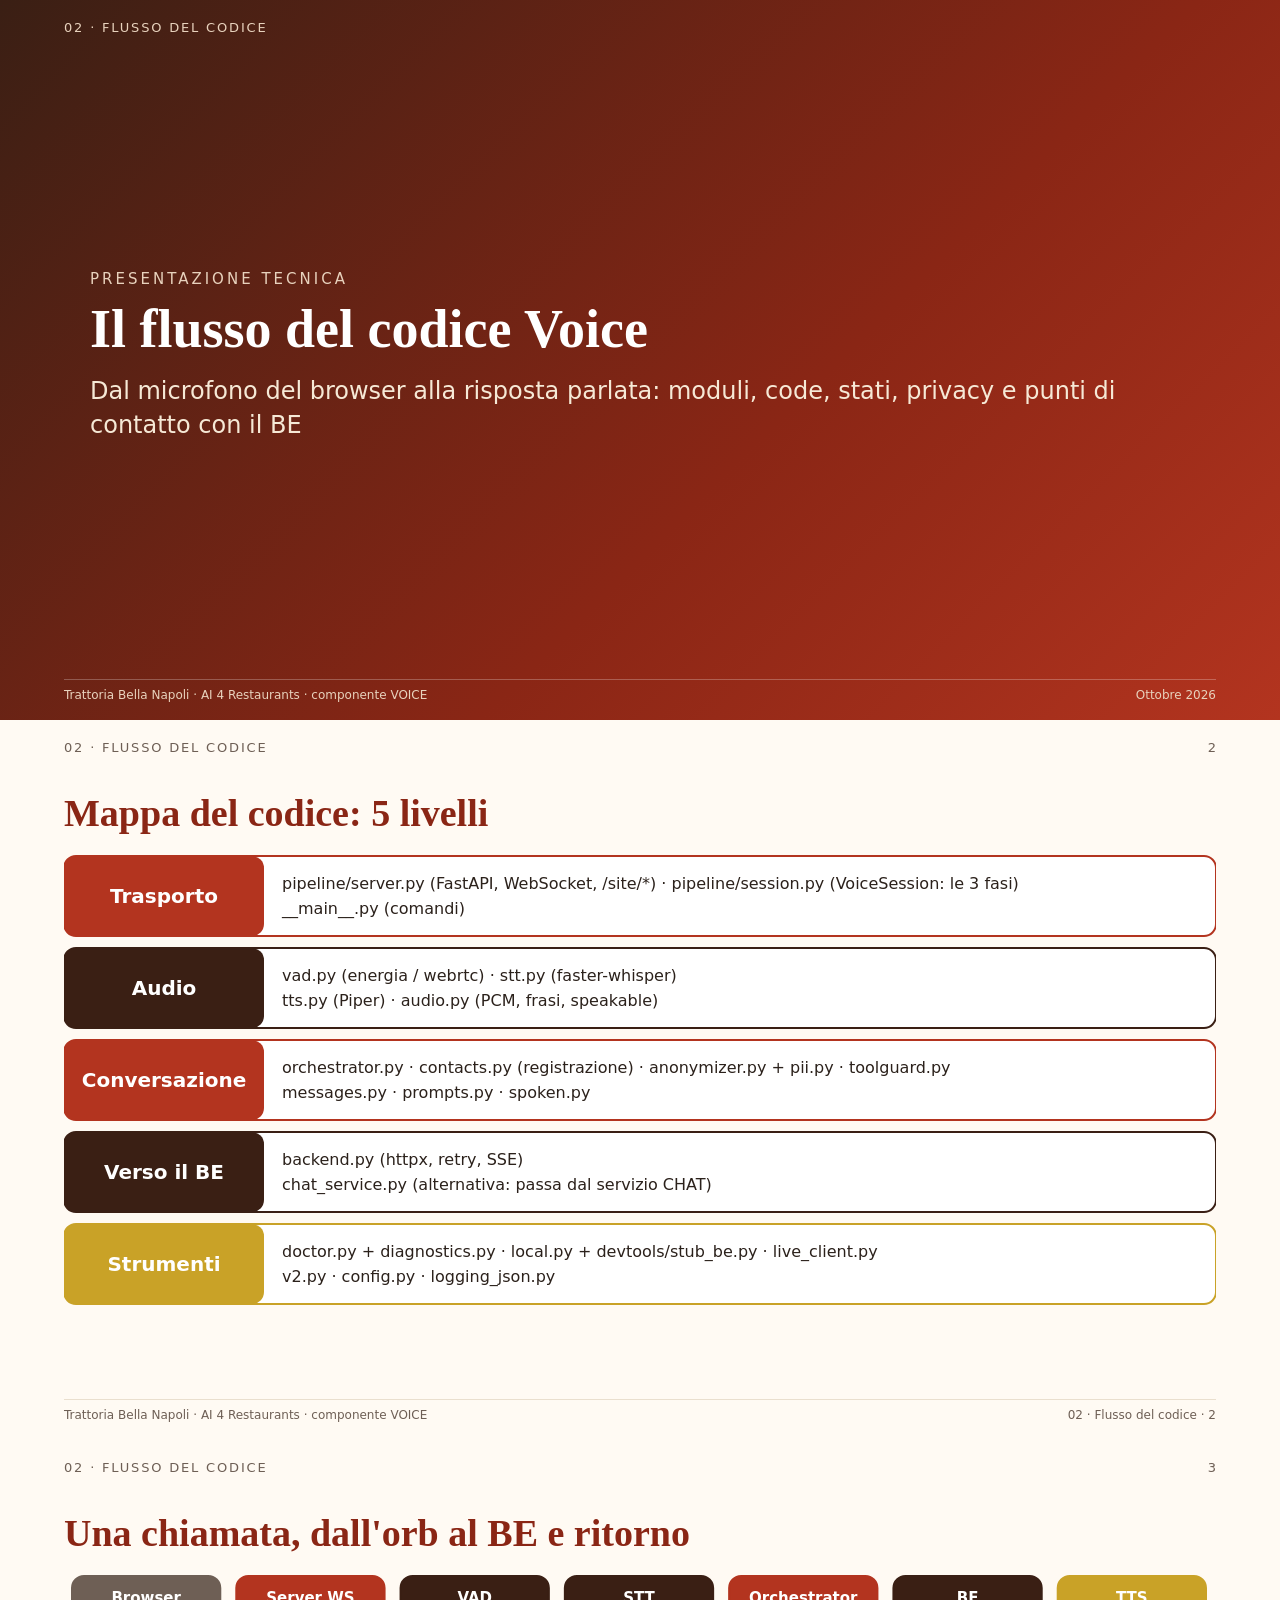
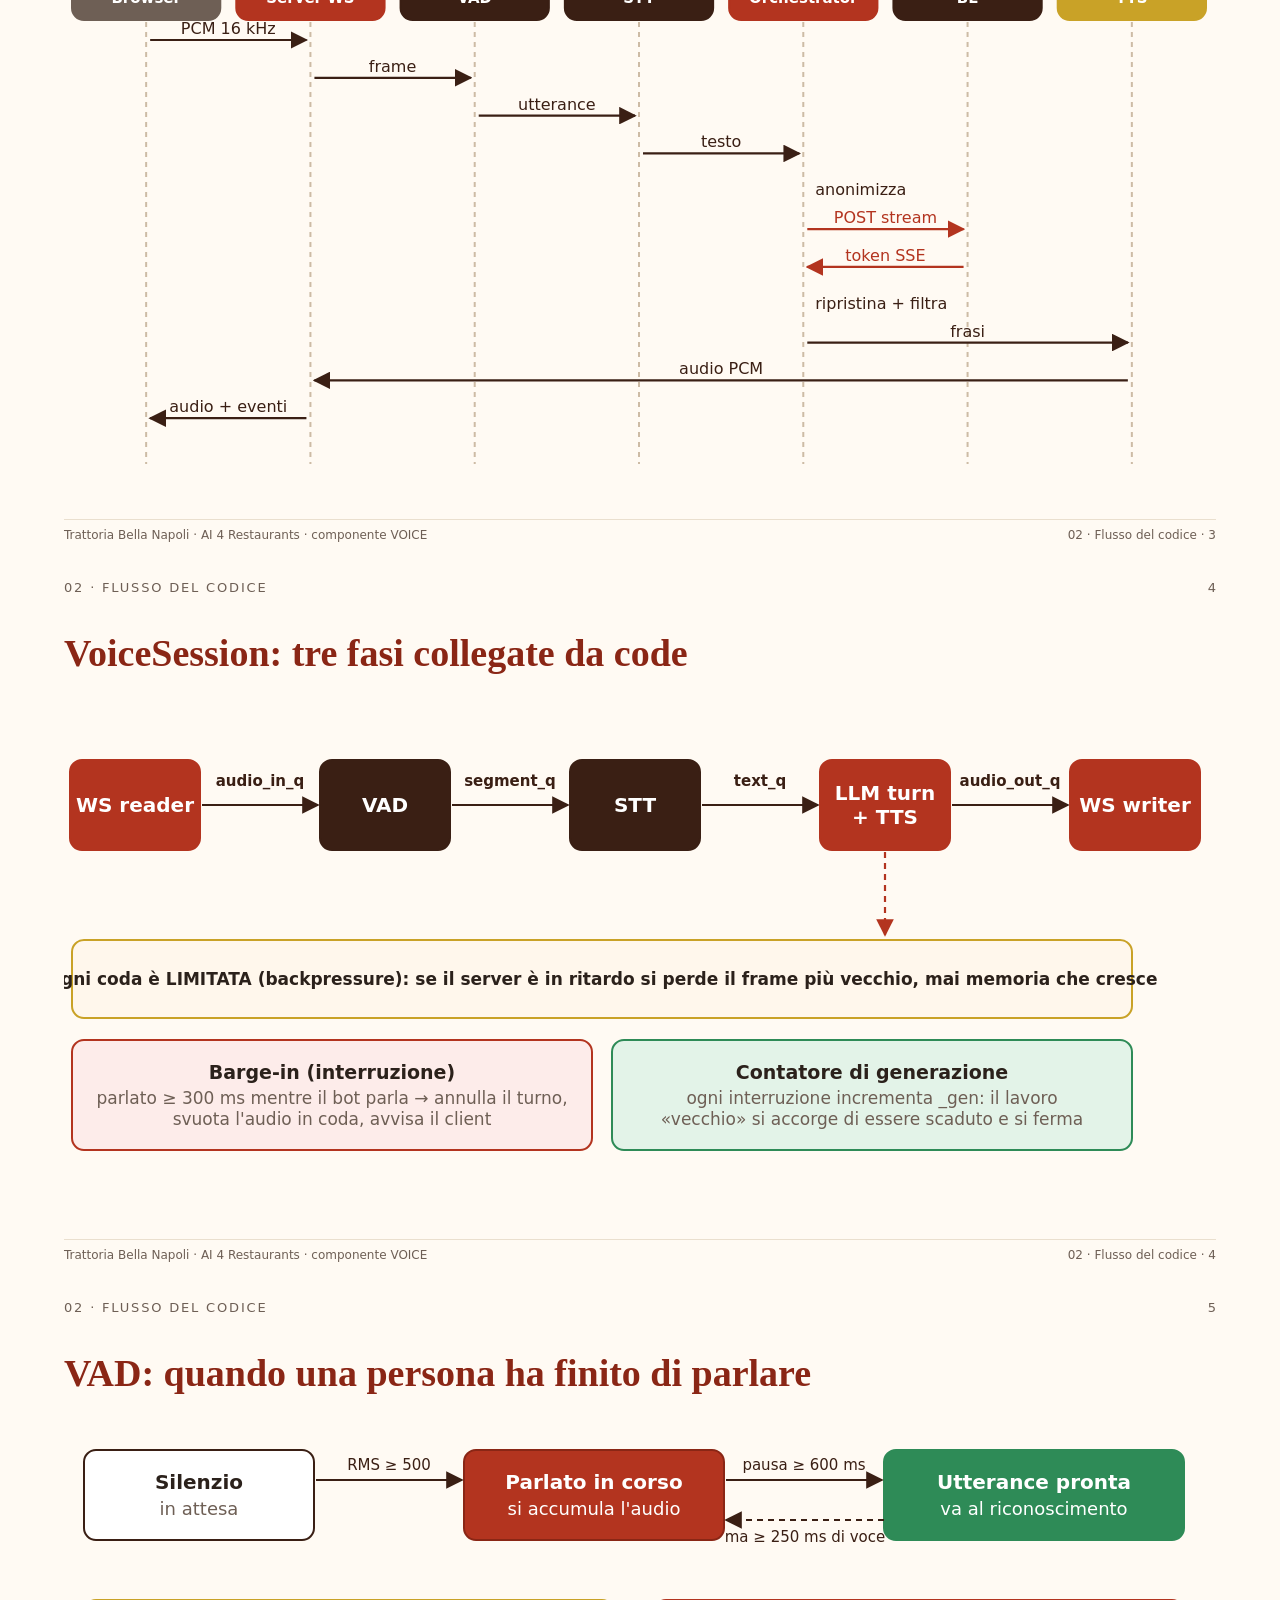
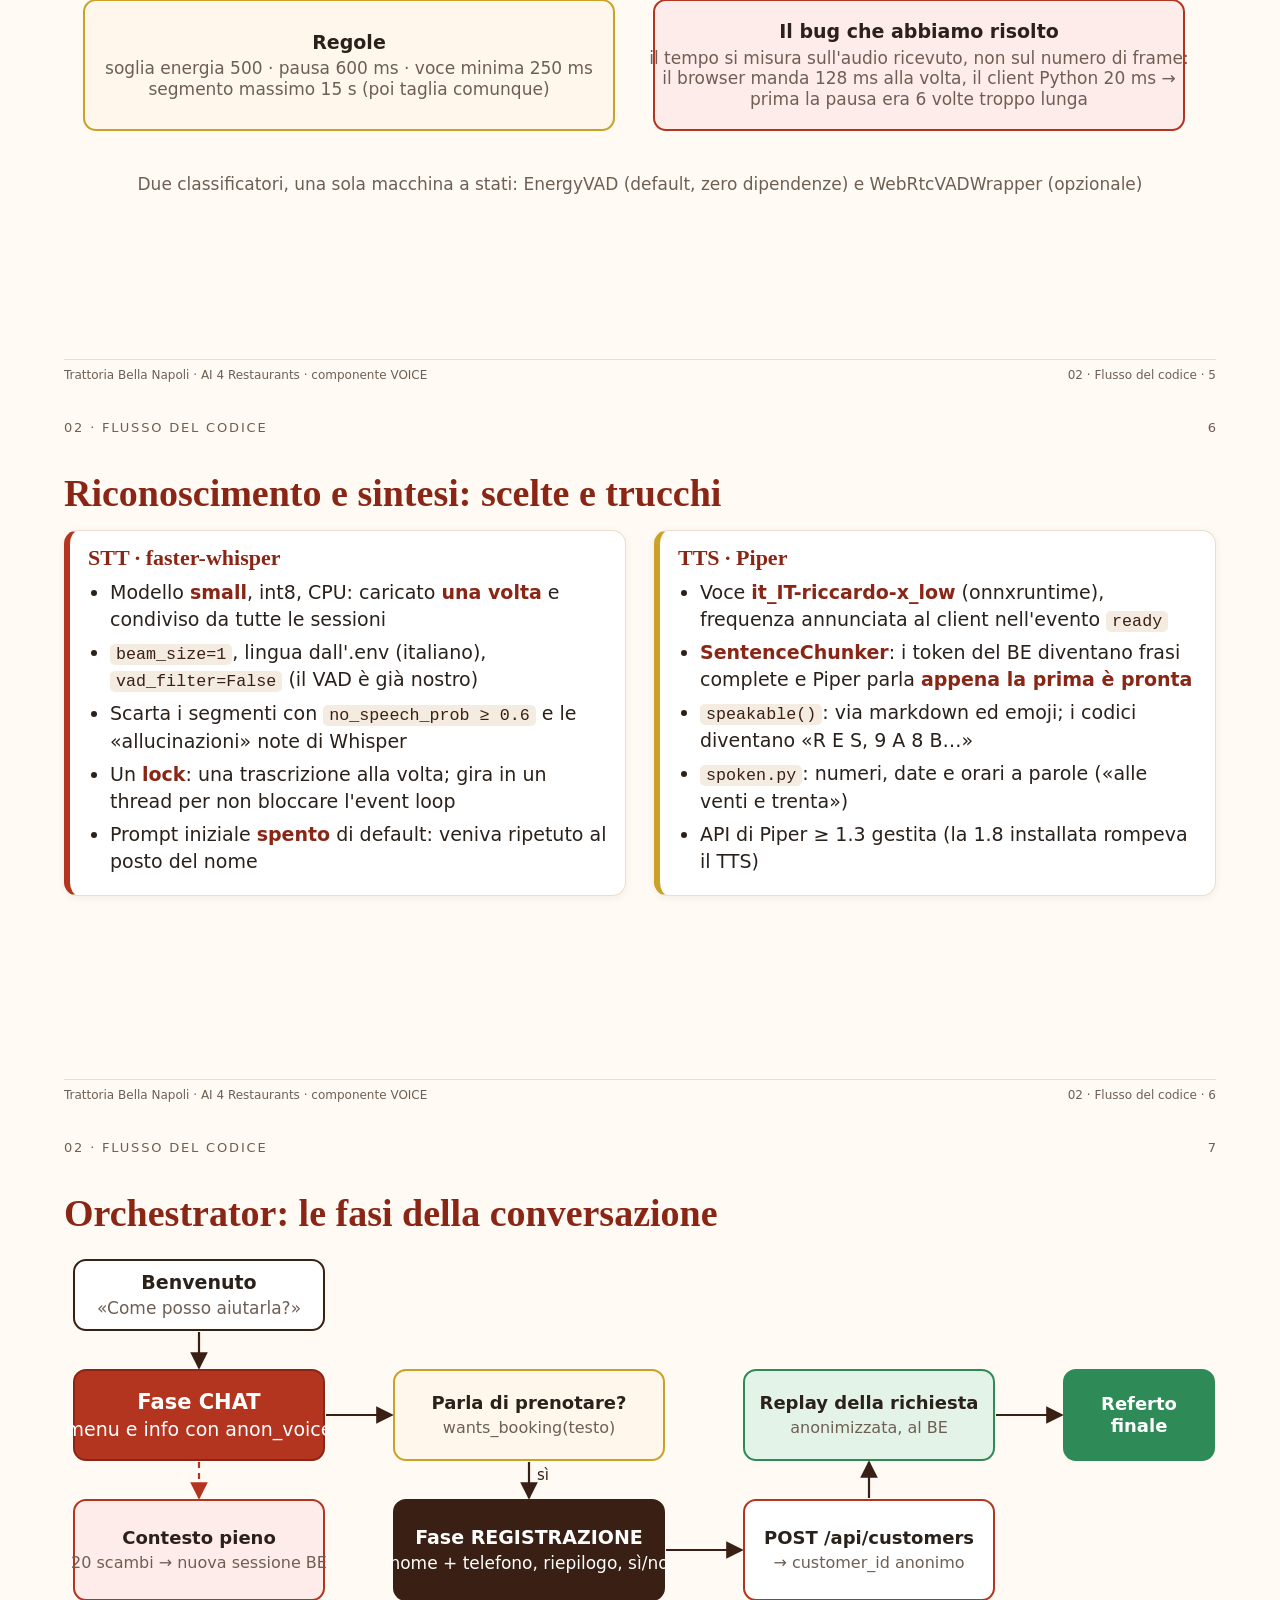
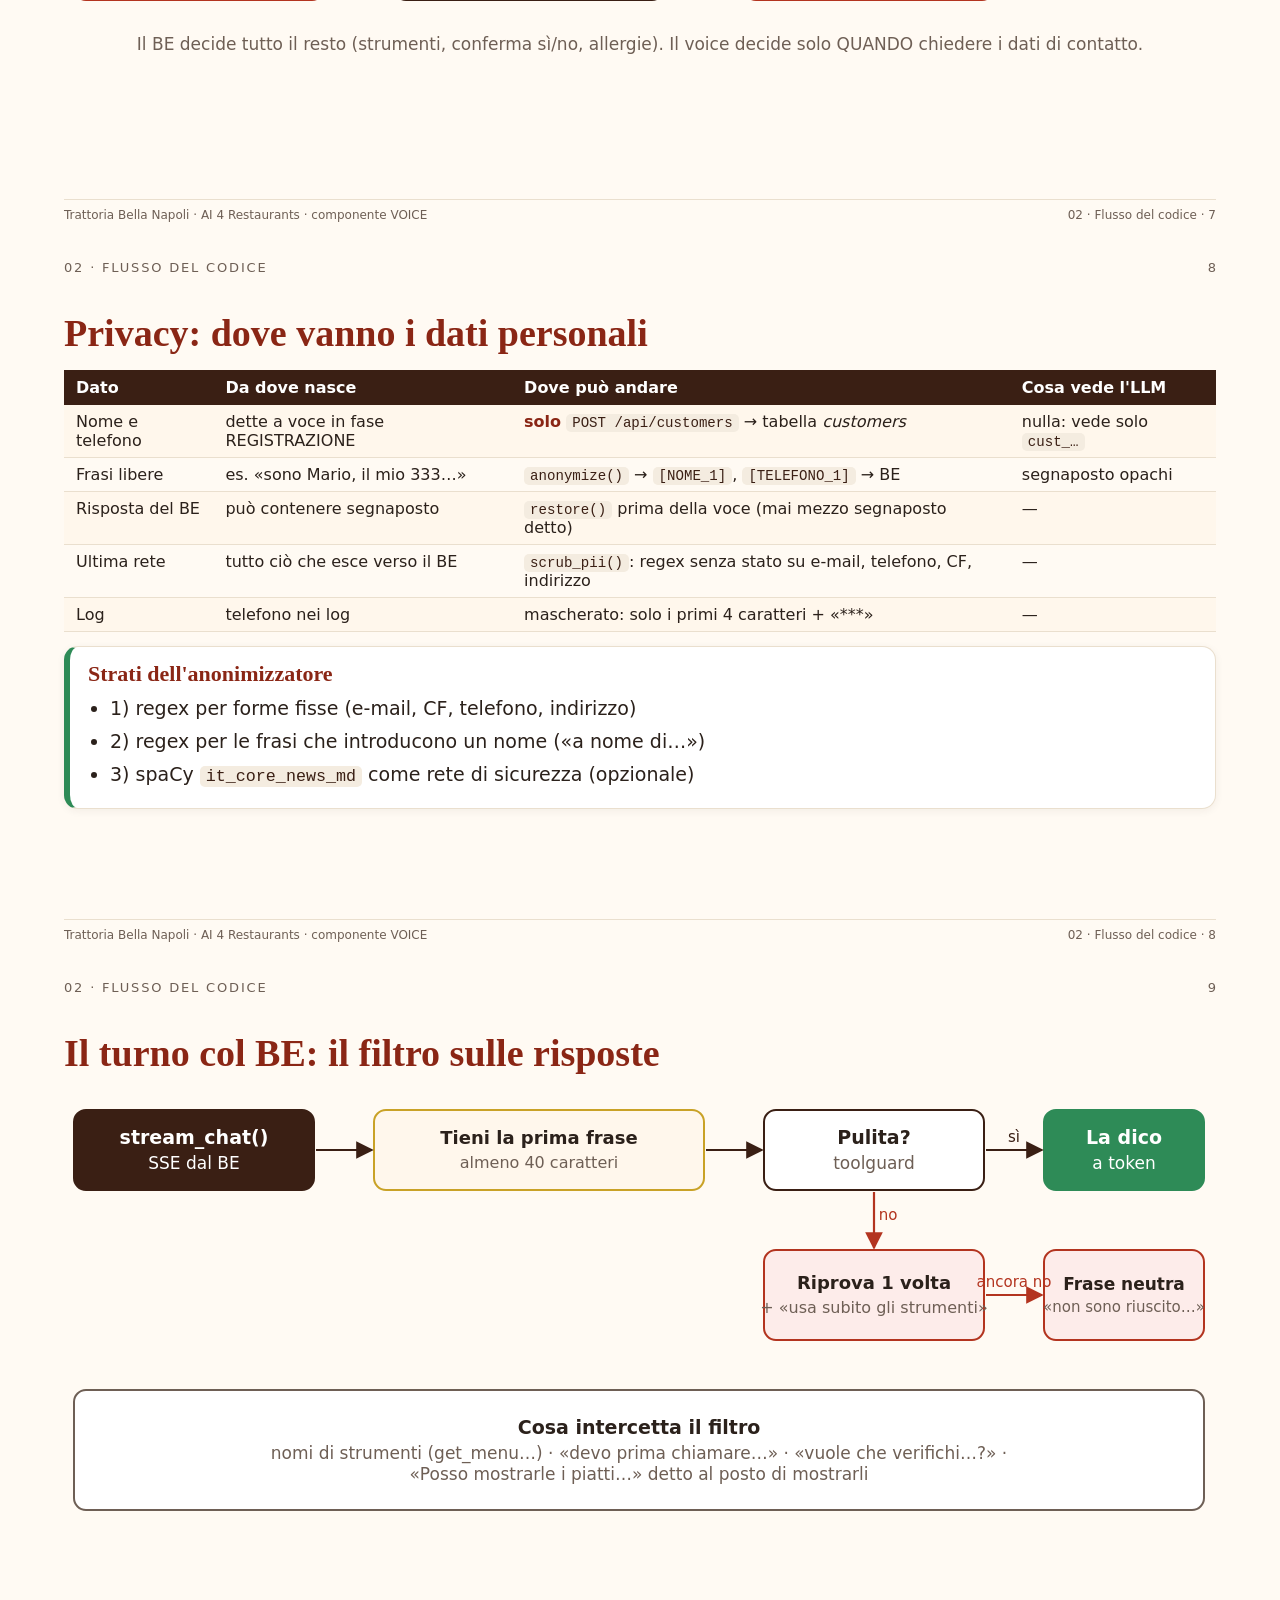
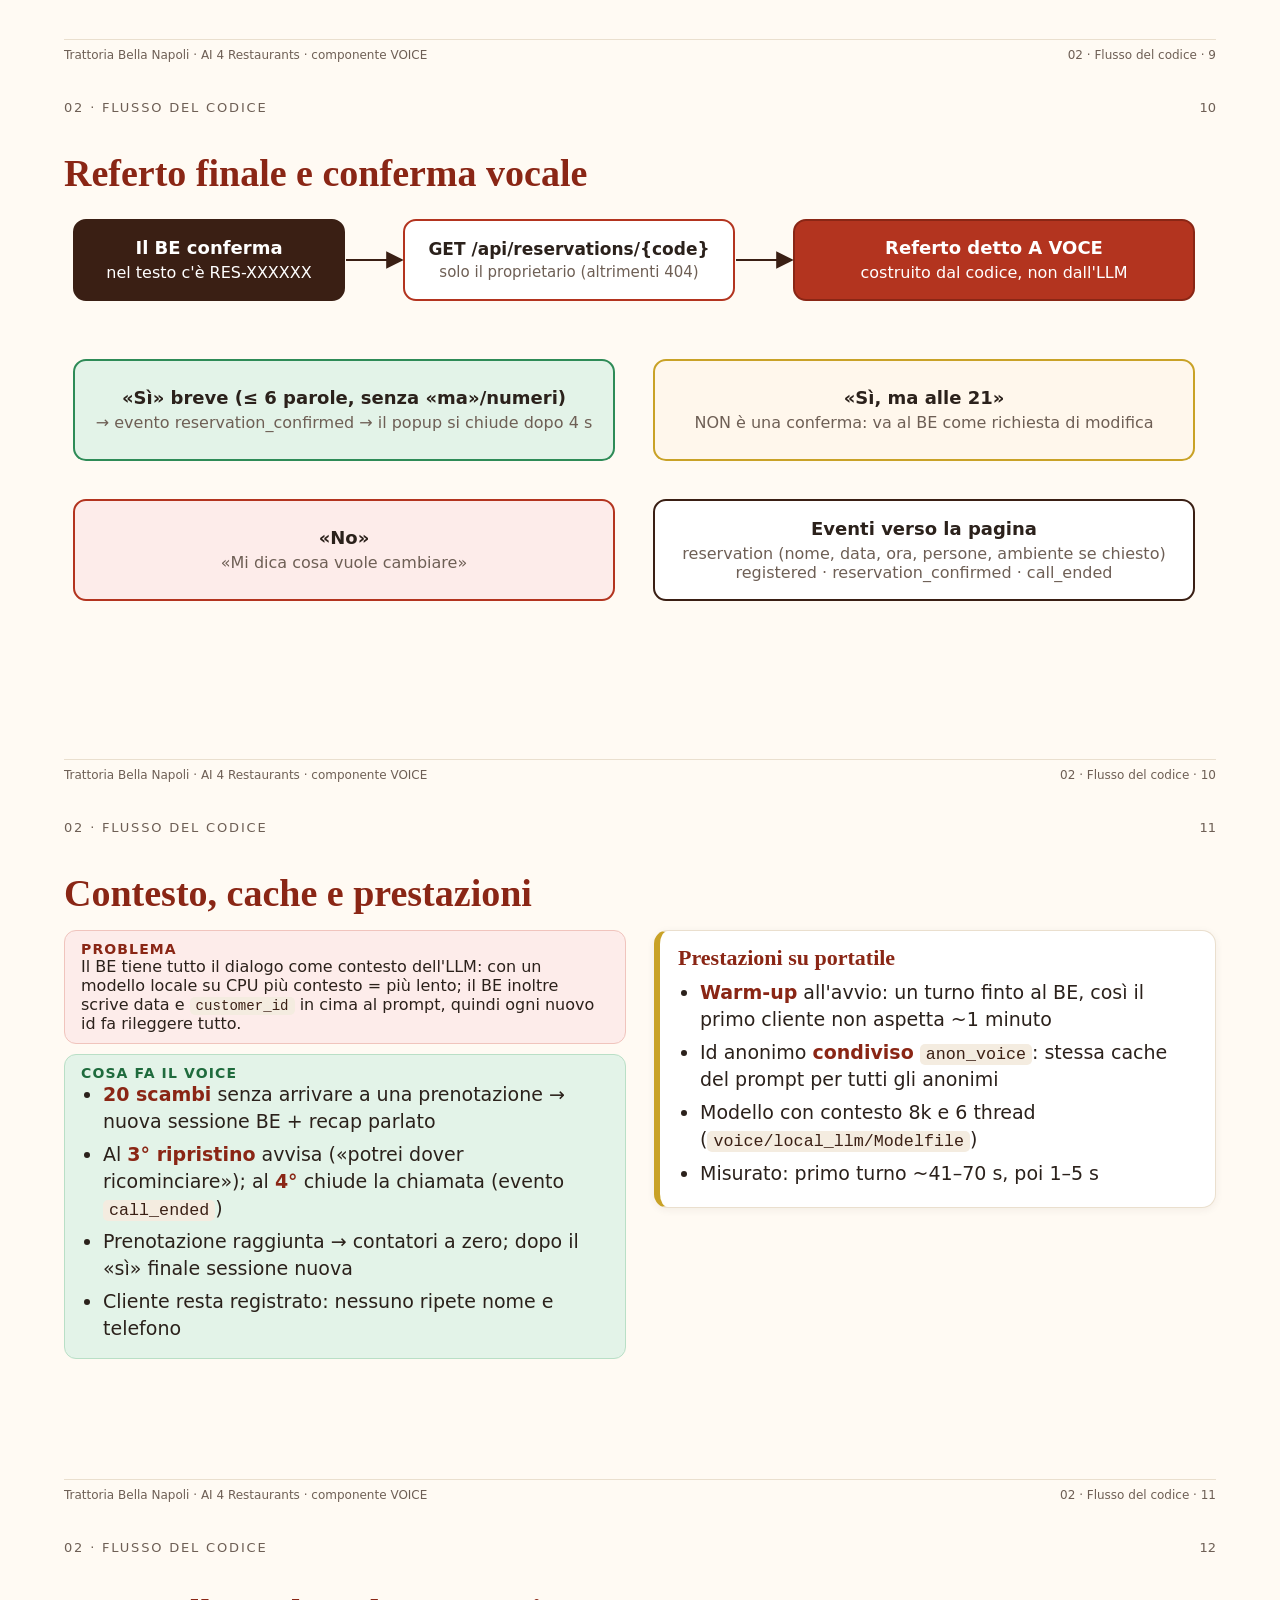
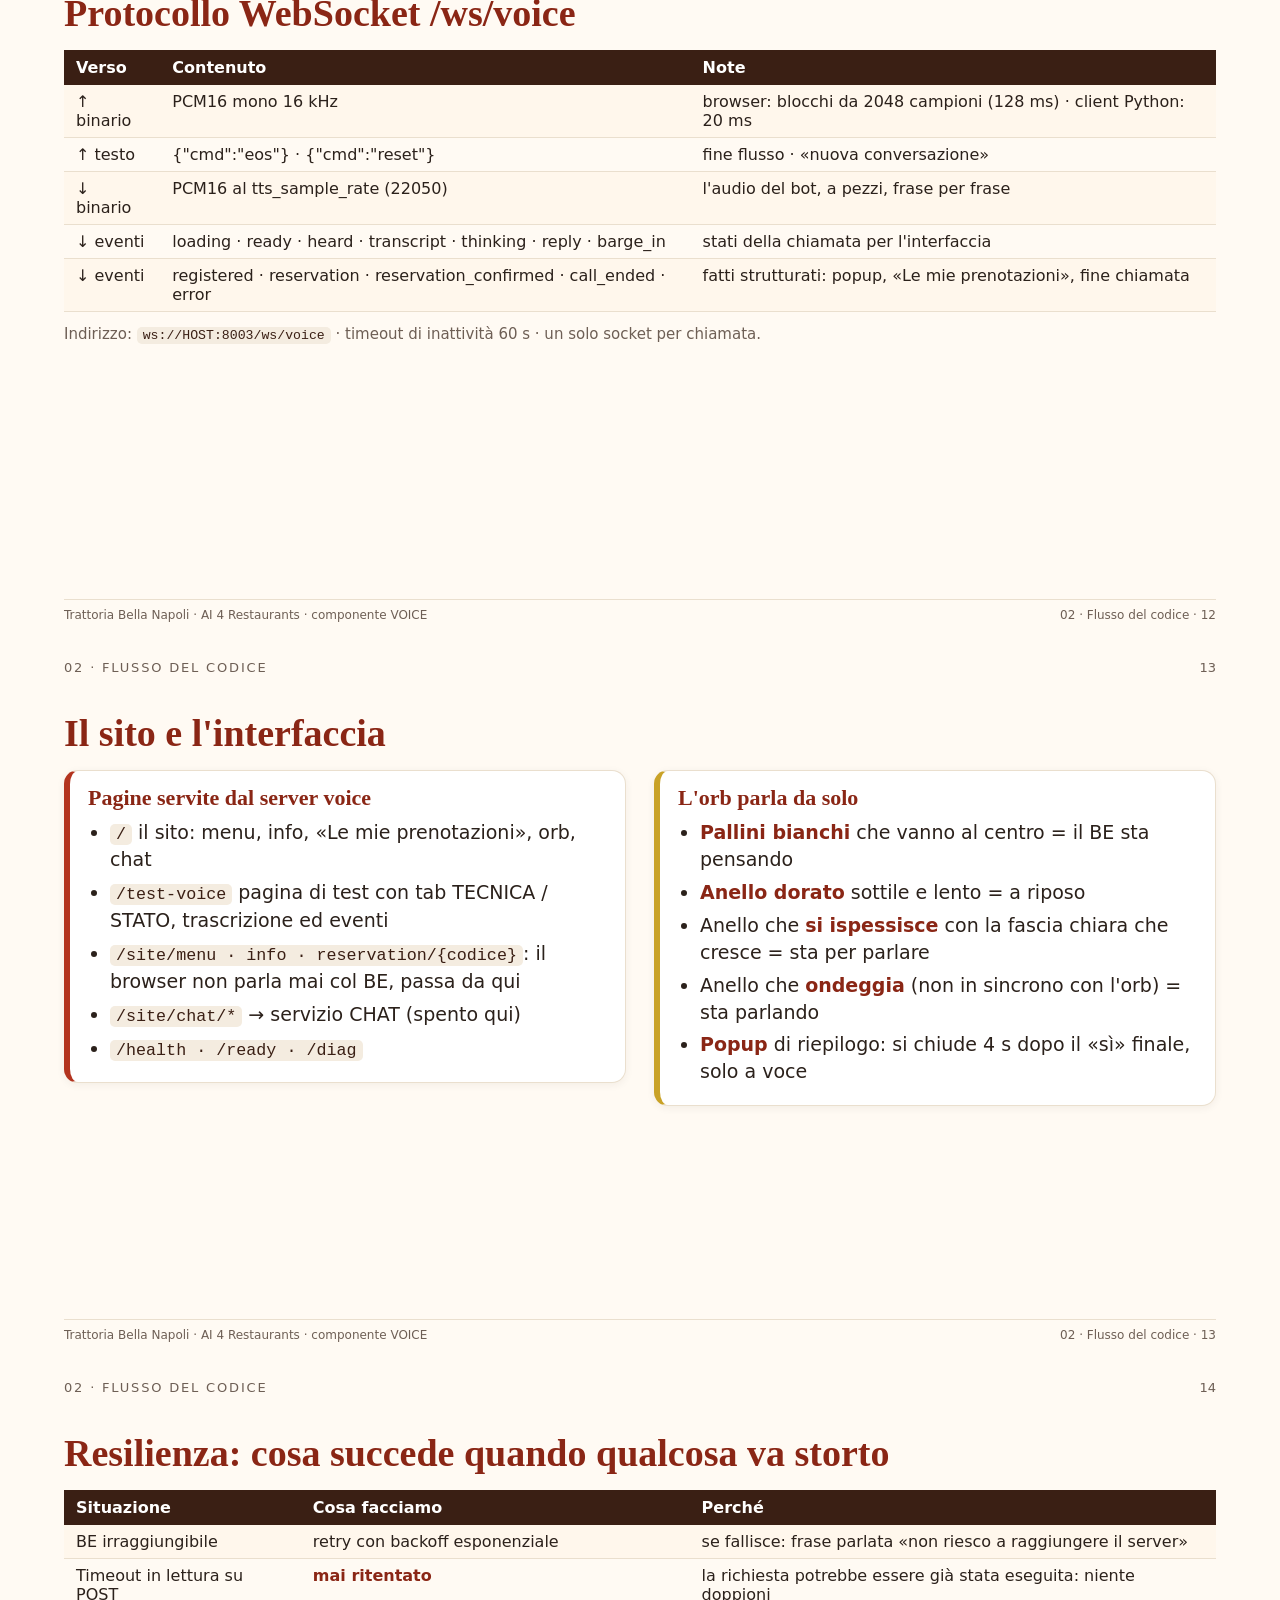
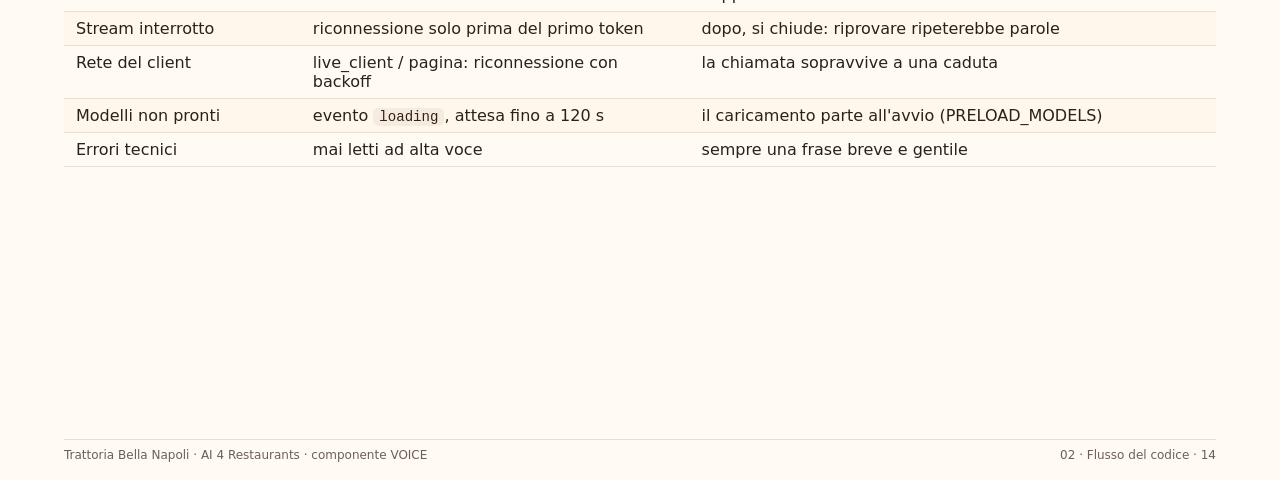
<file: docs/studio/voice/_sorgenti/02_flusso_del_codice.html>
<!doctype html><html lang="it"><head><meta charset="utf-8"><title>02 · Flusso del codice</title><style>
@page { size: 1280px 720px; margin: 0; }
* { box-sizing: border-box; }
html, body { margin: 0; padding: 0; background: #fffaf3; color: #2b211b; font-family: "Segoe UI", system-ui, Arial, sans-serif; }
.slide { width: 1280px; height: 720px; position: relative; overflow: hidden; page-break-after: always; break-after: page;
  background: #fffaf3; padding: 46px 64px 54px; }
.slide:last-child { page-break-after: auto; break-after: auto; }
.tag { position: absolute; top: 20px; left: 64px; font-size: 13px; letter-spacing: .14em; text-transform: uppercase; color: #6e5f55; }
.num { position: absolute; top: 20px; right: 64px; font-size: 13px; color: #6e5f55; }
.foot { position: absolute; bottom: 18px; left: 64px; right: 64px; display: flex; justify-content: space-between; font-size: 12px; color: #6e5f55;
  border-top: 1px solid #eadfce; padding-top: 8px; }
h1 { font-family: Georgia, "Times New Roman", serif; font-size: 38px; margin: 26px 0 14px; color: #8a2615; line-height: 1.15; }
h2 { font-family: Georgia, serif; font-size: 22px; margin: 0 0 8px; color: #8a2615; }
p, li { font-size: 19px; line-height: 1.42; margin: 0 0 8px; }
ul { margin: 0; padding-left: 22px; }
li { margin-bottom: 6px; }
small, .small { font-size: 15px; color: #6e5f55; }
b, strong { color: #8a2615; }
code, .mono { font-family: Consolas, "Cascadia Mono", monospace; font-size: .88em; background: #f4ece0; padding: 1px 6px; border-radius: 5px; color: #3a1f14; }
pre { font-family: Consolas, monospace; font-size: 15px; line-height: 1.4; background: #3a1f14; color: #f6e9d6; padding: 14px 18px; border-radius: 12px; margin: 8px 0; white-space: pre-wrap; }
.cols { display: flex; gap: 28px; align-items: flex-start; }
.col { flex: 1; min-width: 0; }
.card { background: #fff; border: 1px solid #eadfce; border-radius: 14px; padding: 14px 18px; box-shadow: 0 2px 8px rgba(58,31,20,.06); }
.card.red { border-left: 6px solid #b3341f; } .card.gold { border-left: 6px solid #c9a227; }
.card.green { border-left: 6px solid #2e8b57; } .card.brown { border-left: 6px solid #3a1f14; } .card.blue { border-left: 6px solid #2f5d8a; }
.chip { display: inline-block; background: #f4ece0; color: #3a1f14; border-radius: 999px; padding: 3px 12px; font-size: 14px; margin: 0 6px 6px 0; }
.chip.red { background: #b3341f; color: #fff; } .chip.brown { background: #3a1f14; color: #fff; } .chip.green { background: #2e8b57; color: #fff; }
.chip.gold { background: #c9a227; color: #fff; }
table { border-collapse: collapse; width: 100%; font-size: 16px; }
th { text-align: left; background: #3a1f14; color: #fff; padding: 8px 12px; font-weight: 600; }
td { padding: 7px 12px; border-bottom: 1px solid #eadfce; vertical-align: top; }
tr:nth-child(even) td { background: #fff7ec; }
.big { font-family: Georgia, serif; font-size: 54px; color: #b3341f; line-height: 1; }
.kpi { text-align: center; } .kpi .lbl { font-size: 15px; color: #6e5f55; }
.cover { background: linear-gradient(135deg, #3a1f14 0%, #8a2615 60%, #b3341f 100%); color: #fff; padding: 0 90px; display: flex; flex-direction: column; justify-content: center; }
.cover h1 { color: #fff; font-size: 54px; margin: 10px 0 14px; } .cover p { color: #f6e9d6; font-size: 24px; }
.cover .tag, .cover .num, .cover .foot { color: #e8d2bd; border-color: rgba(255,255,255,.25); }
.problem { background: #fdecea; border: 1px solid #f0c4bd; border-radius: 12px; padding: 10px 16px; margin-bottom: 10px; }
.fix { background: #e3f3e8; border: 1px solid #b9dfc6; border-radius: 12px; padding: 10px 16px; }
.lbl-red { color: #8a2615; font-weight: 700; font-size: 14px; letter-spacing: .08em; text-transform: uppercase; }
.lbl-green { color: #1f6b3d; font-weight: 700; font-size: 14px; letter-spacing: .08em; text-transform: uppercase; }
svg text { font-family: "Segoe UI", system-ui, Arial, sans-serif; }
</style></head><body><section class="slide cover"><div class="tag">02 · Flusso del codice</div><div style="font-size:15px;letter-spacing:.2em;text-transform:uppercase;color:#e8d2bd">Presentazione tecnica</div><h1>Il flusso del codice Voice</h1><p>Dal microfono del browser alla risposta parlata: moduli, code, stati, privacy e punti di contatto con il BE</p><div class="foot"><span>Trattoria Bella Napoli · AI 4 Restaurants · componente VOICE</span><span>Ottobre 2026</span></div></section><section class="slide"><div class="tag">02 · Flusso del codice</div><div class="num">2</div><h1>Mappa del codice: 5 livelli</h1><svg xmlns="http://www.w3.org/2000/svg" width="1152" height="480" viewBox="0 0 1152 480"><defs><marker id="ah5" viewBox="0 0 10 10" refX="9" refY="5" markerWidth="8" markerHeight="8" orient="auto-start-reverse"><path d="M 0 0 L 10 5 L 0 10 z" fill="#3a1f14"/></marker><marker id="ahr5" viewBox="0 0 10 10" refX="9" refY="5" markerWidth="8" markerHeight="8" orient="auto-start-reverse"><path d="M 0 0 L 10 5 L 0 10 z" fill="#b3341f"/></marker></defs><rect x="0" y="6" width="1152" height="80" rx="12" fill="#fff" stroke="#b3341f" stroke-width="2"/><rect x="0" y="6" width="200" height="80" rx="12" fill="#b3341f"/><text x="100" y="53" font-size="20" font-weight="700" text-anchor="middle" fill="#fff"><tspan x="100" dy="0.0">Trasporto</tspan></text><text x="218" y="39" font-size="16" font-weight="400" text-anchor="start" fill="#2b211b"><tspan x="218" dy="0.0">pipeline/server.py (FastAPI, WebSocket, /site/*)  ·  pipeline/session.py (VoiceSession: le 3 fasi)</tspan></text><text x="218" y="64" font-size="16" font-weight="400" text-anchor="start" fill="#2b211b"><tspan x="218" dy="0.0">__main__.py (comandi)</tspan></text><rect x="0" y="98" width="1152" height="80" rx="12" fill="#fff" stroke="#3a1f14" stroke-width="2"/><rect x="0" y="98" width="200" height="80" rx="12" fill="#3a1f14"/><text x="100" y="145" font-size="20" font-weight="700" text-anchor="middle" fill="#fff"><tspan x="100" dy="0.0">Audio</tspan></text><text x="218" y="131" font-size="16" font-weight="400" text-anchor="start" fill="#2b211b"><tspan x="218" dy="0.0">vad.py (energia / webrtc)  ·  stt.py (faster-whisper)</tspan></text><text x="218" y="156" font-size="16" font-weight="400" text-anchor="start" fill="#2b211b"><tspan x="218" dy="0.0">tts.py (Piper)  ·  audio.py (PCM, frasi, speakable)</tspan></text><rect x="0" y="190" width="1152" height="80" rx="12" fill="#fff" stroke="#b3341f" stroke-width="2"/><rect x="0" y="190" width="200" height="80" rx="12" fill="#b3341f"/><text x="100" y="237" font-size="20" font-weight="700" text-anchor="middle" fill="#fff"><tspan x="100" dy="0.0">Conversazione</tspan></text><text x="218" y="223" font-size="16" font-weight="400" text-anchor="start" fill="#2b211b"><tspan x="218" dy="0.0">orchestrator.py  ·  contacts.py (registrazione)  ·  anonymizer.py + pii.py  ·  toolguard.py</tspan></text><text x="218" y="248" font-size="16" font-weight="400" text-anchor="start" fill="#2b211b"><tspan x="218" dy="0.0">messages.py  ·  prompts.py  ·  spoken.py</tspan></text><rect x="0" y="282" width="1152" height="80" rx="12" fill="#fff" stroke="#3a1f14" stroke-width="2"/><rect x="0" y="282" width="200" height="80" rx="12" fill="#3a1f14"/><text x="100" y="329" font-size="20" font-weight="700" text-anchor="middle" fill="#fff"><tspan x="100" dy="0.0">Verso il BE</tspan></text><text x="218" y="315" font-size="16" font-weight="400" text-anchor="start" fill="#2b211b"><tspan x="218" dy="0.0">backend.py (httpx, retry, SSE)</tspan></text><text x="218" y="340" font-size="16" font-weight="400" text-anchor="start" fill="#2b211b"><tspan x="218" dy="0.0">chat_service.py (alternativa: passa dal servizio CHAT)</tspan></text><rect x="0" y="374" width="1152" height="80" rx="12" fill="#fff" stroke="#c9a227" stroke-width="2"/><rect x="0" y="374" width="200" height="80" rx="12" fill="#c9a227"/><text x="100" y="421" font-size="20" font-weight="700" text-anchor="middle" fill="#fff"><tspan x="100" dy="0.0">Strumenti</tspan></text><text x="218" y="407" font-size="16" font-weight="400" text-anchor="start" fill="#2b211b"><tspan x="218" dy="0.0">doctor.py + diagnostics.py  ·  local.py + devtools/stub_be.py  ·  live_client.py</tspan></text><text x="218" y="432" font-size="16" font-weight="400" text-anchor="start" fill="#2b211b"><tspan x="218" dy="0.0">v2.py  ·  config.py  ·  logging_json.py</tspan></text></svg><div class="foot"><span>Trattoria Bella Napoli · AI 4 Restaurants · componente VOICE</span><span>02 · Flusso del codice · 2</span></div></section><section class="slide"><div class="tag">02 · Flusso del codice</div><div class="num">3</div><h1>Una chiamata, dall'orb al BE e ritorno</h1><svg xmlns="http://www.w3.org/2000/svg" width="1150" height="500" viewBox="0 0 1150 500"><defs><marker id="ah6" viewBox="0 0 10 10" refX="9" refY="5" markerWidth="8" markerHeight="8" orient="auto-start-reverse"><path d="M 0 0 L 10 5 L 0 10 z" fill="#3a1f14"/></marker><marker id="ahr6" viewBox="0 0 10 10" refX="9" refY="5" markerWidth="8" markerHeight="8" orient="auto-start-reverse"><path d="M 0 0 L 10 5 L 0 10 z" fill="#b3341f"/></marker></defs><rect x="8.0" y="6" width="148.28571428571428" height="44" rx="12" fill="#6e5f55" stroke="#6e5f55" stroke-width="2"/><text x="82.14285714285714" y="33.1" font-size="15" font-weight="600" text-anchor="middle" fill="#fff"><tspan x="82.14285714285714" dy="0.0">Browser</tspan></text><line x1="82.14285714285714" y1="52" x2="82.14285714285714" y2="494" stroke="#cdbba5" stroke-width="2" stroke-dasharray="5 5"/><rect x="172.28571428571428" y="6" width="148.28571428571428" height="44" rx="12" fill="#b3341f" stroke="#b3341f" stroke-width="2"/><text x="246.42857142857142" y="33.1" font-size="15" font-weight="600" text-anchor="middle" fill="#fff"><tspan x="246.42857142857142" dy="0.0">Server WS</tspan></text><line x1="246.42857142857142" y1="52" x2="246.42857142857142" y2="494" stroke="#cdbba5" stroke-width="2" stroke-dasharray="5 5"/><rect x="336.57142857142856" y="6" width="148.28571428571428" height="44" rx="12" fill="#3a1f14" stroke="#3a1f14" stroke-width="2"/><text x="410.71428571428567" y="33.1" font-size="15" font-weight="600" text-anchor="middle" fill="#fff"><tspan x="410.71428571428567" dy="0.0">VAD</tspan></text><line x1="410.71428571428567" y1="52" x2="410.71428571428567" y2="494" stroke="#cdbba5" stroke-width="2" stroke-dasharray="5 5"/><rect x="500.8571428571429" y="6" width="148.28571428571428" height="44" rx="12" fill="#3a1f14" stroke="#3a1f14" stroke-width="2"/><text x="575.0" y="33.1" font-size="15" font-weight="600" text-anchor="middle" fill="#fff"><tspan x="575.0" dy="0.0">STT</tspan></text><line x1="575.0" y1="52" x2="575.0" y2="494" stroke="#cdbba5" stroke-width="2" stroke-dasharray="5 5"/><rect x="665.1428571428571" y="6" width="148.28571428571428" height="44" rx="12" fill="#b3341f" stroke="#b3341f" stroke-width="2"/><text x="739.2857142857142" y="33.1" font-size="15" font-weight="600" text-anchor="middle" fill="#fff"><tspan x="739.2857142857142" dy="0.0">Orchestrator</tspan></text><line x1="739.2857142857142" y1="52" x2="739.2857142857142" y2="494" stroke="#cdbba5" stroke-width="2" stroke-dasharray="5 5"/><rect x="829.4285714285714" y="6" width="148.28571428571428" height="44" rx="12" fill="#3a1f14" stroke="#3a1f14" stroke-width="2"/><text x="903.5714285714286" y="33.1" font-size="15" font-weight="600" text-anchor="middle" fill="#fff"><tspan x="903.5714285714286" dy="0.0">BE</tspan></text><line x1="903.5714285714286" y1="52" x2="903.5714285714286" y2="494" stroke="#cdbba5" stroke-width="2" stroke-dasharray="5 5"/><rect x="993.7142857142858" y="6" width="148.28571428571428" height="44" rx="12" fill="#c9a227" stroke="#c9a227" stroke-width="2"/><text x="1067.857142857143" y="33.1" font-size="15" font-weight="600" text-anchor="middle" fill="#fff"><tspan x="1067.857142857143" dy="0.0">TTS</tspan></text><line x1="1067.857142857143" y1="52" x2="1067.857142857143" y2="494" stroke="#cdbba5" stroke-width="2" stroke-dasharray="5 5"/><line x1="86.14285714285714" y1="70.0" x2="242.42857142857142" y2="70.0" stroke="#3a1f14" stroke-width="2.2" marker-end="url(#ah6)"/><text x="164.28571428571428" y="64.0" font-size="16" font-weight="500" text-anchor="middle" fill="#3a1f14"><tspan x="164.28571428571428" dy="0.0">PCM 16 kHz</tspan></text><line x1="250.42857142857142" y1="107.81818181818181" x2="406.71428571428567" y2="107.81818181818181" stroke="#3a1f14" stroke-width="2.2" marker-end="url(#ah6)"/><text x="328.57142857142856" y="101.81818181818181" font-size="16" font-weight="500" text-anchor="middle" fill="#3a1f14"><tspan x="328.57142857142856" dy="0.0">frame</tspan></text><line x1="414.71428571428567" y1="145.63636363636363" x2="571.0" y2="145.63636363636363" stroke="#3a1f14" stroke-width="2.2" marker-end="url(#ah6)"/><text x="492.85714285714283" y="139.63636363636363" font-size="16" font-weight="500" text-anchor="middle" fill="#3a1f14"><tspan x="492.85714285714283" dy="0.0">utterance</tspan></text><line x1="579.0" y1="183.45454545454547" x2="735.2857142857142" y2="183.45454545454547" stroke="#3a1f14" stroke-width="2.2" marker-end="url(#ah6)"/><text x="657.1428571428571" y="177.45454545454547" font-size="16" font-weight="500" text-anchor="middle" fill="#3a1f14"><tspan x="657.1428571428571" dy="0.0">testo</tspan></text><text x="751.2857142857142" y="225.27272727272728" font-size="16" font-weight="500" text-anchor="start" fill="#3a1f14"><tspan x="751.2857142857142" dy="0.0">anonimizza</tspan></text><line x1="743.2857142857142" y1="259.0909090909091" x2="899.5714285714286" y2="259.0909090909091" stroke="#b3341f" stroke-width="2.2" marker-end="url(#ahr6)"/><text x="821.4285714285713" y="253.09090909090912" font-size="16" font-weight="500" text-anchor="middle" fill="#b3341f"><tspan x="821.4285714285713" dy="0.0">POST stream</tspan></text><line x1="899.5714285714286" y1="296.90909090909093" x2="743.2857142857142" y2="296.90909090909093" stroke="#b3341f" stroke-width="2.2" marker-end="url(#ahr6)"/><text x="821.4285714285713" y="290.90909090909093" font-size="16" font-weight="500" text-anchor="middle" fill="#b3341f"><tspan x="821.4285714285713" dy="0.0">token SSE</tspan></text><text x="751.2857142857142" y="338.72727272727275" font-size="16" font-weight="500" text-anchor="start" fill="#3a1f14"><tspan x="751.2857142857142" dy="0.0">ripristina + filtra</tspan></text><line x1="743.2857142857142" y1="372.54545454545456" x2="1063.857142857143" y2="372.54545454545456" stroke="#3a1f14" stroke-width="2.2" marker-end="url(#ah6)"/><text x="903.5714285714286" y="366.54545454545456" font-size="16" font-weight="500" text-anchor="middle" fill="#3a1f14"><tspan x="903.5714285714286" dy="0.0">frasi</tspan></text><line x1="1063.857142857143" y1="410.3636363636364" x2="250.42857142857142" y2="410.3636363636364" stroke="#3a1f14" stroke-width="2.2" marker-end="url(#ah6)"/><text x="657.1428571428571" y="404.3636363636364" font-size="16" font-weight="500" text-anchor="middle" fill="#3a1f14"><tspan x="657.1428571428571" dy="0.0">audio PCM</tspan></text><line x1="242.42857142857142" y1="448.1818181818182" x2="86.14285714285714" y2="448.1818181818182" stroke="#3a1f14" stroke-width="2.2" marker-end="url(#ah6)"/><text x="164.28571428571428" y="442.1818181818182" font-size="16" font-weight="500" text-anchor="middle" fill="#3a1f14"><tspan x="164.28571428571428" dy="0.0">audio + eventi</tspan></text></svg><div class="foot"><span>Trattoria Bella Napoli · AI 4 Restaurants · componente VOICE</span><span>02 · Flusso del codice · 3</span></div></section><section class="slide"><div class="tag">02 · Flusso del codice</div><div class="num">4</div><h1>VoiceSession: tre fasi collegate da code</h1><svg xmlns="http://www.w3.org/2000/svg" width="1152" height="480" viewBox="0 0 1152 480"><defs><marker id="ah7" viewBox="0 0 10 10" refX="9" refY="5" markerWidth="8" markerHeight="8" orient="auto-start-reverse"><path d="M 0 0 L 10 5 L 0 10 z" fill="#3a1f14"/></marker><marker id="ahr7" viewBox="0 0 10 10" refX="9" refY="5" markerWidth="8" markerHeight="8" orient="auto-start-reverse"><path d="M 0 0 L 10 5 L 0 10 z" fill="#b3341f"/></marker></defs><rect x="6" y="70" width="130" height="90" rx="12" fill="#b3341f" stroke="#b3341f" stroke-width="2"/><text x="71.0" y="121.8" font-size="20" font-weight="600" text-anchor="middle" fill="#fff"><tspan x="71.0" dy="0.0">WS reader</tspan></text><line x1="138" y1="115" x2="254" y2="115" stroke="#3a1f14" stroke-width="2.2" marker-end="url(#ah7)"/><text x="196" y="96" font-size="15" font-weight="600" text-anchor="middle" fill="#3a1f14"><tspan x="196" dy="0.0">audio_in_q</tspan></text><rect x="256" y="70" width="130" height="90" rx="12" fill="#3a1f14" stroke="#3a1f14" stroke-width="2"/><text x="321.0" y="121.8" font-size="20" font-weight="600" text-anchor="middle" fill="#fff"><tspan x="321.0" dy="0.0">VAD</tspan></text><line x1="388" y1="115" x2="504" y2="115" stroke="#3a1f14" stroke-width="2.2" marker-end="url(#ah7)"/><text x="446" y="96" font-size="15" font-weight="600" text-anchor="middle" fill="#3a1f14"><tspan x="446" dy="0.0">segment_q</tspan></text><rect x="506" y="70" width="130" height="90" rx="12" fill="#3a1f14" stroke="#3a1f14" stroke-width="2"/><text x="571.0" y="121.8" font-size="20" font-weight="600" text-anchor="middle" fill="#fff"><tspan x="571.0" dy="0.0">STT</tspan></text><line x1="638" y1="115" x2="754" y2="115" stroke="#3a1f14" stroke-width="2.2" marker-end="url(#ah7)"/><text x="696" y="96" font-size="15" font-weight="600" text-anchor="middle" fill="#3a1f14"><tspan x="696" dy="0.0">text_q</tspan></text><rect x="756" y="70" width="130" height="90" rx="12" fill="#b3341f" stroke="#b3341f" stroke-width="2"/><text x="821.0" y="109.6" font-size="20" font-weight="600" text-anchor="middle" fill="#fff"><tspan x="821.0" dy="0.0">LLM turn</tspan><tspan x="821.0" dy="24.4">+ TTS</tspan></text><line x1="888" y1="115" x2="1004" y2="115" stroke="#3a1f14" stroke-width="2.2" marker-end="url(#ah7)"/><text x="946" y="96" font-size="15" font-weight="600" text-anchor="middle" fill="#3a1f14"><tspan x="946" dy="0.0">audio_out_q</tspan></text><rect x="1006" y="70" width="130" height="90" rx="12" fill="#b3341f" stroke="#b3341f" stroke-width="2"/><text x="1071.0" y="121.8" font-size="20" font-weight="600" text-anchor="middle" fill="#fff"><tspan x="1071.0" dy="0.0">WS writer</tspan></text><rect x="8" y="250" width="1060" height="78" rx="12" fill="#fff7ec" stroke="#c9a227" stroke-width="2"/><text x="538.0" y="294.78" font-size="17" font-weight="600" text-anchor="middle" fill="#2b211b"><tspan x="538.0" dy="0.0">Ogni coda è LIMITATA (backpressure): se il server è in ritardo si perde il frame più vecchio, mai memoria che cresce</tspan></text><rect x="8" y="350" width="520" height="110" rx="12" fill="#fdecea" stroke="#b3341f" stroke-width="2"/><text x="268.0" y="388.72" font-size="19" font-weight="600" text-anchor="middle" fill="#2b211b"><tspan x="268.0" dy="0.0">Barge-in (interruzione)</tspan></text><text x="268.0" y="413.90000000000003" font-size="17" font-weight="400" text-anchor="middle" fill="#6e5f55"><tspan x="268.0" dy="0.0">parlato ≥ 300 ms mentre il bot parla → annulla il turno,</tspan><tspan x="268.0" dy="20.7">svuota l'audio in coda, avvisa il client</tspan></text><rect x="548" y="350" width="520" height="110" rx="12" fill="#e3f3e8" stroke="#2e8b57" stroke-width="2"/><text x="808.0" y="388.72" font-size="19" font-weight="600" text-anchor="middle" fill="#2b211b"><tspan x="808.0" dy="0.0">Contatore di generazione</tspan></text><text x="808.0" y="413.90000000000003" font-size="17" font-weight="400" text-anchor="middle" fill="#6e5f55"><tspan x="808.0" dy="0.0">ogni interruzione incrementa _gen: il lavoro</tspan><tspan x="808.0" dy="20.7">«vecchio» si accorge di essere scaduto e si ferma</tspan></text><line x1="821" y1="162" x2="821" y2="245" stroke="#b3341f" stroke-width="2.2" stroke-dasharray="6 5" marker-end="url(#ahr7)"/></svg><div class="foot"><span>Trattoria Bella Napoli · AI 4 Restaurants · componente VOICE</span><span>02 · Flusso del codice · 4</span></div></section><section class="slide"><div class="tag">02 · Flusso del codice</div><div class="num">5</div><h1>VAD: quando una persona ha finito di parlare</h1><svg xmlns="http://www.w3.org/2000/svg" width="1152" height="420" viewBox="0 0 1152 420"><defs><marker id="ah8" viewBox="0 0 10 10" refX="9" refY="5" markerWidth="8" markerHeight="8" orient="auto-start-reverse"><path d="M 0 0 L 10 5 L 0 10 z" fill="#3a1f14"/></marker><marker id="ahr8" viewBox="0 0 10 10" refX="9" refY="5" markerWidth="8" markerHeight="8" orient="auto-start-reverse"><path d="M 0 0 L 10 5 L 0 10 z" fill="#b3341f"/></marker></defs><rect x="20" y="40" width="230" height="90" rx="12" fill="#fff" stroke="#3a1f14" stroke-width="2"/><text x="135.0" y="78.82" font-size="20" font-weight="600" text-anchor="middle" fill="#2b211b"><tspan x="135.0" dy="0.0">Silenzio</tspan></text><text x="135.0" y="105.22" font-size="18" font-weight="400" text-anchor="middle" fill="#6e5f55"><tspan x="135.0" dy="0.0">in attesa</tspan></text><rect x="400" y="40" width="260" height="90" rx="12" fill="#b3341f" stroke="#8a2615" stroke-width="2"/><text x="530.0" y="78.82" font-size="20" font-weight="600" text-anchor="middle" fill="#fff"><tspan x="530.0" dy="0.0">Parlato in corso</tspan></text><text x="530.0" y="105.22" font-size="18" font-weight="400" text-anchor="middle" fill="#fff"><tspan x="530.0" dy="0.0">si accumula l'audio</tspan></text><rect x="820" y="40" width="300" height="90" rx="12" fill="#2e8b57" stroke="#2e8b57" stroke-width="2"/><text x="970.0" y="78.82" font-size="20" font-weight="600" text-anchor="middle" fill="#fff"><tspan x="970.0" dy="0.0">Utterance pronta</tspan></text><text x="970.0" y="105.22" font-size="18" font-weight="400" text-anchor="middle" fill="#fff"><tspan x="970.0" dy="0.0">va al riconoscimento</tspan></text><line x1="252" y1="70" x2="398" y2="70" stroke="#3a1f14" stroke-width="2.2" marker-end="url(#ah8)"/><text x="325.0" y="60.0" font-size="15" font-weight="500" text-anchor="middle" fill="#3a1f14"><tspan x="325.0" dy="0.0">RMS ≥ 500</tspan></text><line x1="662" y1="70" x2="818" y2="70" stroke="#3a1f14" stroke-width="2.2" marker-end="url(#ah8)"/><text x="740.0" y="60.0" font-size="15" font-weight="500" text-anchor="middle" fill="#3a1f14"><tspan x="740.0" dy="0.0">pausa ≥ 600 ms</tspan></text><line x1="820" y1="110" x2="662" y2="110" stroke="#3a1f14" stroke-width="2.2" stroke-dasharray="6 5" marker-end="url(#ah8)"/><text x="741.0" y="132.0" font-size="15" font-weight="500" text-anchor="middle" fill="#3a1f14"><tspan x="741.0" dy="0.0">ma ≥ 250 ms di voce</tspan></text><rect x="20" y="190" width="530" height="130" rx="12" fill="#fff7ec" stroke="#c9a227" stroke-width="2"/><text x="285.0" y="238.72000000000003" font-size="19" font-weight="600" text-anchor="middle" fill="#2b211b"><tspan x="285.0" dy="0.0">Regole</tspan></text><text x="285.0" y="263.90000000000003" font-size="17" font-weight="400" text-anchor="middle" fill="#6e5f55"><tspan x="285.0" dy="0.0">soglia energia 500 · pausa 600 ms · voce minima 250 ms</tspan><tspan x="285.0" dy="20.7">segmento massimo 15 s (poi taglia comunque)</tspan></text><rect x="590" y="190" width="530" height="130" rx="12" fill="#fdecea" stroke="#b3341f" stroke-width="2"/><text x="855.0" y="228.35000000000002" font-size="19" font-weight="600" text-anchor="middle" fill="#2b211b"><tspan x="855.0" dy="0.0">Il bug che abbiamo risolto</tspan></text><text x="855.0" y="253.53000000000003" font-size="17" font-weight="400" text-anchor="middle" fill="#6e5f55"><tspan x="855.0" dy="0.0">il tempo si misura sull'audio ricevuto, non sul numero di frame:</tspan><tspan x="855.0" dy="20.7">il browser manda 128 ms alla volta, il client Python 20 ms →</tspan><tspan x="855.0" dy="20.7">prima la pausa era 6 volte troppo lunga</tspan></text><text x="576" y="380" font-size="17" font-weight="400" text-anchor="middle" fill="#6e5f55"><tspan x="576" dy="0.0">Due classificatori, una sola macchina a stati: EnergyVAD (default, zero dipendenze) e WebRtcVADWrapper (opzionale)</tspan></text></svg><div class="foot"><span>Trattoria Bella Napoli · AI 4 Restaurants · componente VOICE</span><span>02 · Flusso del codice · 5</span></div></section><section class="slide"><div class="tag">02 · Flusso del codice</div><div class="num">6</div><h1>Riconoscimento e sintesi: scelte e trucchi</h1><div class="cols"><div class="col"><div class="card red"><h2>STT · faster-whisper</h2><ul><li>Modello <b>small</b>, int8, CPU: caricato <b>una volta</b> e condiviso da tutte le sessioni</li><li><code>beam_size=1</code>, lingua dall'.env (italiano), <code>vad_filter=False</code> (il VAD è già nostro)</li><li>Scarta i segmenti con <code>no_speech_prob ≥ 0.6</code> e le «allucinazioni» note di Whisper</li><li>Un <b>lock</b>: una trascrizione alla volta; gira in un thread per non bloccare l'event loop</li><li>Prompt iniziale <b>spento</b> di default: veniva ripetuto al posto del nome</li></ul></div></div><div class="col"><div class="card gold"><h2>TTS · Piper</h2><ul><li>Voce <b>it_IT-riccardo-x_low</b> (onnxruntime), frequenza annunciata al client nell'evento <code>ready</code></li><li><b>SentenceChunker</b>: i token del BE diventano frasi complete e Piper parla <b>appena la prima è pronta</b></li><li><code>speakable()</code>: via markdown ed emoji; i codici diventano «R E S, 9 A 8 B…»</li><li><code>spoken.py</code>: numeri, date e orari a parole («alle venti e trenta»)</li><li>API di Piper ≥ 1.3 gestita (la 1.8 installata rompeva il TTS)</li></ul></div></div></div><div class="foot"><span>Trattoria Bella Napoli · AI 4 Restaurants · componente VOICE</span><span>02 · Flusso del codice · 6</span></div></section><section class="slide"><div class="tag">02 · Flusso del codice</div><div class="num">7</div><h1>Orchestrator: le fasi della conversazione</h1><svg xmlns="http://www.w3.org/2000/svg" width="1152" height="430" viewBox="0 0 1152 430"><defs><marker id="ah9" viewBox="0 0 10 10" refX="9" refY="5" markerWidth="8" markerHeight="8" orient="auto-start-reverse"><path d="M 0 0 L 10 5 L 0 10 z" fill="#3a1f14"/></marker><marker id="ahr9" viewBox="0 0 10 10" refX="9" refY="5" markerWidth="8" markerHeight="8" orient="auto-start-reverse"><path d="M 0 0 L 10 5 L 0 10 z" fill="#b3341f"/></marker></defs><rect x="10" y="10" width="250" height="70" rx="12" fill="#fff" stroke="#3a1f14" stroke-width="2"/><text x="135.0" y="39.09" font-size="19" font-weight="600" text-anchor="middle" fill="#2b211b"><tspan x="135.0" dy="0.0">Benvenuto</tspan></text><text x="135.0" y="64.27000000000001" font-size="17" font-weight="400" text-anchor="middle" fill="#6e5f55"><tspan x="135.0" dy="0.0">«Come posso aiutarla?»</tspan></text><rect x="10" y="120" width="250" height="90" rx="12" fill="#b3341f" stroke="#8a2615" stroke-width="2"/><text x="135.0" y="158.54999999999998" font-size="21" font-weight="600" text-anchor="middle" fill="#fff"><tspan x="135.0" dy="0.0">Fase CHAT</tspan></text><text x="135.0" y="186.17" font-size="19" font-weight="400" text-anchor="middle" fill="#fff"><tspan x="135.0" dy="0.0">menu e info con anon_voice</tspan></text><line x1="135" y1="82" x2="135" y2="118" stroke="#3a1f14" stroke-width="2.2" marker-end="url(#ah9)"/><rect x="330" y="120" width="270" height="90" rx="12" fill="#fff7ec" stroke="#c9a227" stroke-width="2"/><text x="465.0" y="159.35999999999999" font-size="18" font-weight="600" text-anchor="middle" fill="#2b211b"><tspan x="465.0" dy="0.0">Parla di prenotare?</tspan></text><text x="465.0" y="183.32" font-size="16" font-weight="400" text-anchor="middle" fill="#6e5f55"><tspan x="465.0" dy="0.0">wants_booking(testo)</tspan></text><line x1="262" y1="165" x2="328" y2="165" stroke="#3a1f14" stroke-width="2.2" marker-end="url(#ah9)"/><rect x="330" y="250" width="270" height="100" rx="12" fill="#3a1f14" stroke="#3a1f14" stroke-width="2"/><text x="465.0" y="294.09000000000003" font-size="19" font-weight="600" text-anchor="middle" fill="#fff"><tspan x="465.0" dy="0.0">Fase REGISTRAZIONE</tspan></text><text x="465.0" y="319.27000000000004" font-size="17" font-weight="400" text-anchor="middle" fill="#fff"><tspan x="465.0" dy="0.0">nome + telefono, riepilogo, sì/no</tspan></text><line x1="465" y1="212" x2="465" y2="248" stroke="#3a1f14" stroke-width="2.2" marker-end="url(#ah9)"/><text x="479.0" y="230.0" font-size="15" font-weight="500" text-anchor="middle" fill="#3a1f14"><tspan x="479.0" dy="0.0">sì</tspan></text><rect x="680" y="250" width="250" height="100" rx="12" fill="#fff" stroke="#b3341f" stroke-width="2"/><text x="805.0" y="294.36" font-size="18" font-weight="600" text-anchor="middle" fill="#2b211b"><tspan x="805.0" dy="0.0">POST /api/customers</tspan></text><text x="805.0" y="318.32" font-size="16" font-weight="400" text-anchor="middle" fill="#6e5f55"><tspan x="805.0" dy="0.0">→ customer_id anonimo</tspan></text><line x1="602" y1="300" x2="678" y2="300" stroke="#3a1f14" stroke-width="2.2" marker-end="url(#ah9)"/><rect x="680" y="120" width="250" height="90" rx="12" fill="#e3f3e8" stroke="#2e8b57" stroke-width="2"/><text x="805.0" y="159.35999999999999" font-size="18" font-weight="600" text-anchor="middle" fill="#2b211b"><tspan x="805.0" dy="0.0">Replay della richiesta</tspan></text><text x="805.0" y="183.32" font-size="16" font-weight="400" text-anchor="middle" fill="#6e5f55"><tspan x="805.0" dy="0.0">anonimizzata, al BE</tspan></text><line x1="805" y1="248" x2="805" y2="212" stroke="#3a1f14" stroke-width="2.2" marker-end="url(#ah9)"/><rect x="1000" y="120" width="150" height="90" rx="12" fill="#2e8b57" stroke="#2e8b57" stroke-width="2"/><text x="1075.0" y="160.14" font-size="18" font-weight="600" text-anchor="middle" fill="#fff"><tspan x="1075.0" dy="0.0">Referto</tspan><tspan x="1075.0" dy="22.0">finale</tspan></text><line x1="932" y1="165" x2="998" y2="165" stroke="#3a1f14" stroke-width="2.2" marker-end="url(#ah9)"/><rect x="10" y="250" width="250" height="100" rx="12" fill="#fdecea" stroke="#b3341f" stroke-width="2"/><text x="135.0" y="294.36" font-size="18" font-weight="600" text-anchor="middle" fill="#2b211b"><tspan x="135.0" dy="0.0">Contesto pieno</tspan></text><text x="135.0" y="318.32" font-size="16" font-weight="400" text-anchor="middle" fill="#6e5f55"><tspan x="135.0" dy="0.0">20 scambi → nuova sessione BE</tspan></text><line x1="135" y1="212" x2="135" y2="248" stroke="#b3341f" stroke-width="2.2" stroke-dasharray="6 5" marker-end="url(#ahr9)"/><text x="576" y="400" font-size="17" font-weight="400" text-anchor="middle" fill="#6e5f55"><tspan x="576" dy="0.0">Il BE decide tutto il resto (strumenti, conferma sì/no, allergie). Il voice decide solo QUANDO chiedere i dati di contatto.</tspan></text></svg><div class="foot"><span>Trattoria Bella Napoli · AI 4 Restaurants · componente VOICE</span><span>02 · Flusso del codice · 7</span></div></section><section class="slide"><div class="tag">02 · Flusso del codice</div><div class="num">8</div><h1>Privacy: dove vanno i dati personali</h1><table><tr><th>Dato</th><th>Da dove nasce</th><th>Dove può andare</th><th>Cosa vede l'LLM</th></tr><tr><td>Nome e telefono</td><td>dette a voce in fase REGISTRAZIONE</td><td><b>solo</b> <code>POST /api/customers</code> → tabella <i>customers</i></td><td>nulla: vede solo <code>cust_…</code></td></tr><tr><td>Frasi libere</td><td>es. «sono Mario, il mio 333…»</td><td><code>anonymize()</code> → <code>[NOME_1]</code>, <code>[TELEFONO_1]</code> → BE</td><td>segnaposto opachi</td></tr><tr><td>Risposta del BE</td><td>può contenere segnaposto</td><td><code>restore()</code> prima della voce (mai mezzo segnaposto detto)</td><td>—</td></tr><tr><td>Ultima rete</td><td>tutto ciò che esce verso il BE</td><td><code>scrub_pii()</code>: regex senza stato su e-mail, telefono, CF, indirizzo</td><td>—</td></tr><tr><td>Log</td><td>telefono nei log</td><td>mascherato: solo i primi 4 caratteri + «***»</td><td>—</td></tr></table><div class="cols" style="margin-top:14px"><div class="col card green"><h2>Strati dell'anonimizzatore</h2><ul><li>1) regex per forme fisse (e-mail, CF, telefono, indirizzo)</li><li>2) regex per le frasi che introducono un nome («a nome di…»)</li><li>3) spaCy <code>it_core_news_md</code> come rete di sicurezza (opzionale)</li></ul></div></div><div class="foot"><span>Trattoria Bella Napoli · AI 4 Restaurants · componente VOICE</span><span>02 · Flusso del codice · 8</span></div></section><section class="slide"><div class="tag">02 · Flusso del codice</div><div class="num">9</div><h1>Il turno col BE: il filtro sulle risposte</h1><svg xmlns="http://www.w3.org/2000/svg" width="1152" height="440" viewBox="0 0 1152 440"><defs><marker id="ah10" viewBox="0 0 10 10" refX="9" refY="5" markerWidth="8" markerHeight="8" orient="auto-start-reverse"><path d="M 0 0 L 10 5 L 0 10 z" fill="#3a1f14"/></marker><marker id="ahr10" viewBox="0 0 10 10" refX="9" refY="5" markerWidth="8" markerHeight="8" orient="auto-start-reverse"><path d="M 0 0 L 10 5 L 0 10 z" fill="#b3341f"/></marker></defs><rect x="10" y="20" width="240" height="80" rx="12" fill="#3a1f14" stroke="#3a1f14" stroke-width="2"/><text x="130.0" y="54.09" font-size="19" font-weight="600" text-anchor="middle" fill="#fff"><tspan x="130.0" dy="0.0">stream_chat()</tspan></text><text x="130.0" y="79.27000000000001" font-size="17" font-weight="400" text-anchor="middle" fill="#fff"><tspan x="130.0" dy="0.0">SSE dal BE</tspan></text><rect x="310" y="20" width="330" height="80" rx="12" fill="#fff7ec" stroke="#c9a227" stroke-width="2"/><text x="475.0" y="54.36" font-size="18" font-weight="600" text-anchor="middle" fill="#2b211b"><tspan x="475.0" dy="0.0">Tieni la prima frase</tspan></text><text x="475.0" y="78.32" font-size="16" font-weight="400" text-anchor="middle" fill="#6e5f55"><tspan x="475.0" dy="0.0">almeno 40 caratteri</tspan></text><rect x="700" y="20" width="220" height="80" rx="12" fill="#fff" stroke="#3a1f14" stroke-width="2"/><text x="810.0" y="54.09" font-size="19" font-weight="600" text-anchor="middle" fill="#2b211b"><tspan x="810.0" dy="0.0">Pulita?</tspan></text><text x="810.0" y="79.27000000000001" font-size="17" font-weight="400" text-anchor="middle" fill="#6e5f55"><tspan x="810.0" dy="0.0">toolguard</tspan></text><rect x="980" y="20" width="160" height="80" rx="12" fill="#2e8b57" stroke="#2e8b57" stroke-width="2"/><text x="1060.0" y="54.09" font-size="19" font-weight="600" text-anchor="middle" fill="#fff"><tspan x="1060.0" dy="0.0">La dico</tspan></text><text x="1060.0" y="79.27000000000001" font-size="17" font-weight="400" text-anchor="middle" fill="#fff"><tspan x="1060.0" dy="0.0">a token</tspan></text><line x1="252" y1="60" x2="308" y2="60" stroke="#3a1f14" stroke-width="2.2" marker-end="url(#ah10)"/><line x1="642" y1="60" x2="698" y2="60" stroke="#3a1f14" stroke-width="2.2" marker-end="url(#ah10)"/><line x1="922" y1="60" x2="978" y2="60" stroke="#3a1f14" stroke-width="2.2" marker-end="url(#ah10)"/><text x="950.0" y="52.0" font-size="15" font-weight="500" text-anchor="middle" fill="#3a1f14"><tspan x="950.0" dy="0.0">sì</tspan></text><rect x="700" y="160" width="220" height="90" rx="12" fill="#fdecea" stroke="#b3341f" stroke-width="2"/><text x="810.0" y="199.35999999999999" font-size="18" font-weight="600" text-anchor="middle" fill="#2b211b"><tspan x="810.0" dy="0.0">Riprova 1 volta</tspan></text><text x="810.0" y="223.32" font-size="16" font-weight="400" text-anchor="middle" fill="#6e5f55"><tspan x="810.0" dy="0.0">+ «usa subito gli strumenti»</tspan></text><line x1="810" y1="102" x2="810" y2="158" stroke="#b3341f" stroke-width="2.2" marker-end="url(#ahr10)"/><text x="824.0" y="130.0" font-size="15" font-weight="500" text-anchor="middle" fill="#b3341f"><tspan x="824.0" dy="0.0">no</tspan></text><rect x="980" y="160" width="160" height="90" rx="12" fill="#fdecea" stroke="#b3341f" stroke-width="2"/><text x="1060.0" y="199.63" font-size="17" font-weight="600" text-anchor="middle" fill="#2b211b"><tspan x="1060.0" dy="0.0">Frase neutra</tspan></text><text x="1060.0" y="222.37" font-size="15" font-weight="400" text-anchor="middle" fill="#6e5f55"><tspan x="1060.0" dy="0.0">«non sono riuscito…»</tspan></text><line x1="922" y1="205" x2="978" y2="205" stroke="#b3341f" stroke-width="2.2" marker-end="url(#ahr10)"/><text x="950.0" y="197.0" font-size="15" font-weight="500" text-anchor="middle" fill="#b3341f"><tspan x="950.0" dy="0.0">ancora no</tspan></text><rect x="10" y="300" width="1130" height="120" rx="12" fill="#fff" stroke="#6e5f55" stroke-width="2"/><text x="575.0" y="343.72" font-size="19" font-weight="600" text-anchor="middle" fill="#2b211b"><tspan x="575.0" dy="0.0">Cosa intercetta il filtro</tspan></text><text x="575.0" y="368.90000000000003" font-size="17" font-weight="400" text-anchor="middle" fill="#6e5f55"><tspan x="575.0" dy="0.0">nomi di strumenti (get_menu…) · «devo prima chiamare…» · «vuole che verifichi…?» ·</tspan><tspan x="575.0" dy="20.7">«Posso mostrarle i piatti…» detto al posto di mostrarli</tspan></text></svg><div class="foot"><span>Trattoria Bella Napoli · AI 4 Restaurants · componente VOICE</span><span>02 · Flusso del codice · 9</span></div></section><section class="slide"><div class="tag">02 · Flusso del codice</div><div class="num">10</div><h1>Referto finale e conferma vocale</h1><svg xmlns="http://www.w3.org/2000/svg" width="1152" height="420" viewBox="0 0 1152 420"><defs><marker id="ah11" viewBox="0 0 10 10" refX="9" refY="5" markerWidth="8" markerHeight="8" orient="auto-start-reverse"><path d="M 0 0 L 10 5 L 0 10 z" fill="#3a1f14"/></marker><marker id="ahr11" viewBox="0 0 10 10" refX="9" refY="5" markerWidth="8" markerHeight="8" orient="auto-start-reverse"><path d="M 0 0 L 10 5 L 0 10 z" fill="#b3341f"/></marker></defs><rect x="10" y="10" width="270" height="80" rx="12" fill="#3a1f14" stroke="#3a1f14" stroke-width="2"/><text x="145.0" y="44.36" font-size="18" font-weight="600" text-anchor="middle" fill="#fff"><tspan x="145.0" dy="0.0">Il BE conferma</tspan></text><text x="145.0" y="68.32" font-size="16" font-weight="400" text-anchor="middle" fill="#fff"><tspan x="145.0" dy="0.0">nel testo c'è RES-XXXXXX</tspan></text><rect x="340" y="10" width="330" height="80" rx="12" fill="#fff" stroke="#b3341f" stroke-width="2"/><text x="505.0" y="44.629999999999995" font-size="17" font-weight="600" text-anchor="middle" fill="#2b211b"><tspan x="505.0" dy="0.0">GET /api/reservations/{code}</tspan></text><text x="505.0" y="67.36999999999999" font-size="15" font-weight="400" text-anchor="middle" fill="#6e5f55"><tspan x="505.0" dy="0.0">solo il proprietario (altrimenti 404)</tspan></text><rect x="730" y="10" width="400" height="80" rx="12" fill="#b3341f" stroke="#8a2615" stroke-width="2"/><text x="930.0" y="44.36" font-size="18" font-weight="600" text-anchor="middle" fill="#fff"><tspan x="930.0" dy="0.0">Referto detto A VOCE</tspan></text><text x="930.0" y="68.32" font-size="16" font-weight="400" text-anchor="middle" fill="#fff"><tspan x="930.0" dy="0.0">costruito dal codice, non dall'LLM</tspan></text><line x1="282" y1="50" x2="338" y2="50" stroke="#3a1f14" stroke-width="2.2" marker-end="url(#ah11)"/><line x1="672" y1="50" x2="728" y2="50" stroke="#3a1f14" stroke-width="2.2" marker-end="url(#ah11)"/><rect x="10" y="150" width="540" height="100" rx="12" fill="#e3f3e8" stroke="#2e8b57" stroke-width="2"/><text x="280.0" y="194.35999999999999" font-size="18" font-weight="600" text-anchor="middle" fill="#2b211b"><tspan x="280.0" dy="0.0">«Sì» breve (≤ 6 parole, senza «ma»/numeri)</tspan></text><text x="280.0" y="218.32" font-size="16" font-weight="400" text-anchor="middle" fill="#6e5f55"><tspan x="280.0" dy="0.0">→ evento reservation_confirmed → il popup si chiude dopo 4 s</tspan></text><rect x="590" y="150" width="540" height="100" rx="12" fill="#fff7ec" stroke="#c9a227" stroke-width="2"/><text x="860.0" y="194.35999999999999" font-size="18" font-weight="600" text-anchor="middle" fill="#2b211b"><tspan x="860.0" dy="0.0">«Sì, ma alle 21»</tspan></text><text x="860.0" y="218.32" font-size="16" font-weight="400" text-anchor="middle" fill="#6e5f55"><tspan x="860.0" dy="0.0">NON è una conferma: va al BE come richiesta di modifica</tspan></text><rect x="10" y="290" width="540" height="100" rx="12" fill="#fdecea" stroke="#b3341f" stroke-width="2"/><text x="280.0" y="334.36" font-size="18" font-weight="600" text-anchor="middle" fill="#2b211b"><tspan x="280.0" dy="0.0">«No»</tspan></text><text x="280.0" y="358.32" font-size="16" font-weight="400" text-anchor="middle" fill="#6e5f55"><tspan x="280.0" dy="0.0">«Mi dica cosa vuole cambiare»</tspan></text><rect x="590" y="290" width="540" height="100" rx="12" fill="#fff" stroke="#3a1f14" stroke-width="2"/><text x="860.0" y="324.6" font-size="18" font-weight="600" text-anchor="middle" fill="#2b211b"><tspan x="860.0" dy="0.0">Eventi verso la pagina</tspan></text><text x="860.0" y="348.56" font-size="16" font-weight="400" text-anchor="middle" fill="#6e5f55"><tspan x="860.0" dy="0.0">reservation (nome, data, ora, persone, ambiente se chiesto)</tspan><tspan x="860.0" dy="19.5">registered · reservation_confirmed · call_ended</tspan></text></svg><div class="foot"><span>Trattoria Bella Napoli · AI 4 Restaurants · componente VOICE</span><span>02 · Flusso del codice · 10</span></div></section><section class="slide"><div class="tag">02 · Flusso del codice</div><div class="num">11</div><h1>Contesto, cache e prestazioni</h1><div class="cols"><div class="col"><div class="problem"><div class="lbl-red">Problema</div>Il BE tiene tutto il dialogo come contesto dell'LLM: con un modello locale su CPU più contesto = più lento; il BE inoltre scrive data e <code>customer_id</code> in cima al prompt, quindi ogni nuovo id fa rileggere tutto.</div><div class="fix"><div class="lbl-green">Cosa fa il voice</div><ul><li><b>20 scambi</b> senza arrivare a una prenotazione → nuova sessione BE + recap parlato</li><li>Al <b>3° ripristino</b> avvisa («potrei dover ricominciare»); al <b>4°</b> chiude la chiamata (evento <code>call_ended</code>)</li><li>Prenotazione raggiunta → contatori a zero; dopo il «sì» finale sessione nuova</li><li>Cliente resta registrato: nessuno ripete nome e telefono</li></ul></div></div><div class="col"><div class="card gold"><h2>Prestazioni su portatile</h2><ul><li><b>Warm-up</b> all'avvio: un turno finto al BE, così il primo cliente non aspetta ~1 minuto</li><li>Id anonimo <b>condiviso</b> <code>anon_voice</code>: stessa cache del prompt per tutti gli anonimi</li><li>Modello con contesto 8k e 6 thread (<code>voice/local_llm/Modelfile</code>)</li><li>Misurato: primo turno ~41–70 s, poi 1–5 s</li></ul></div></div></div><div class="foot"><span>Trattoria Bella Napoli · AI 4 Restaurants · componente VOICE</span><span>02 · Flusso del codice · 11</span></div></section><section class="slide"><div class="tag">02 · Flusso del codice</div><div class="num">12</div><h1>Protocollo WebSocket /ws/voice</h1><table><tr><th>Verso</th><th>Contenuto</th><th>Note</th></tr><tr><td>↑ binario</td><td>PCM16 mono 16 kHz</td><td>browser: blocchi da 2048 campioni (128 ms) · client Python: 20 ms</td></tr><tr><td>↑ testo</td><td>{"cmd":"eos"} · {"cmd":"reset"}</td><td>fine flusso · «nuova conversazione»</td></tr><tr><td>↓ binario</td><td>PCM16 al tts_sample_rate (22050)</td><td>l'audio del bot, a pezzi, frase per frase</td></tr><tr><td>↓ eventi</td><td>loading · ready · heard · transcript · thinking · reply · barge_in</td><td>stati della chiamata per l'interfaccia</td></tr><tr><td>↓ eventi</td><td>registered · reservation · reservation_confirmed · call_ended · error</td><td>fatti strutturati: popup, «Le mie prenotazioni», fine chiamata</td></tr></table><p class="small" style="margin-top:12px">Indirizzo: <code>ws://HOST:8003/ws/voice</code> · timeout di inattività 60 s · un solo socket per chiamata.</p><div class="foot"><span>Trattoria Bella Napoli · AI 4 Restaurants · componente VOICE</span><span>02 · Flusso del codice · 12</span></div></section><section class="slide"><div class="tag">02 · Flusso del codice</div><div class="num">13</div><h1>Il sito e l'interfaccia</h1><div class="cols"><div class="col"><div class="card red"><h2>Pagine servite dal server voice</h2><ul><li><code>/</code> il sito: menu, info, «Le mie prenotazioni», orb, chat</li><li><code>/test-voice</code> pagina di test con tab TECNICA / STATO, trascrizione ed eventi</li><li><code>/site/menu · info · reservation/{codice}</code>: il browser non parla mai col BE, passa da qui</li><li><code>/site/chat/*</code> → servizio CHAT (spento qui)</li><li><code>/health · /ready · /diag</code></li></ul></div></div><div class="col"><div class="card gold"><h2>L'orb parla da solo</h2><ul><li><b>Pallini bianchi</b> che vanno al centro = il BE sta pensando</li><li><b>Anello dorato</b> sottile e lento = a riposo</li><li>Anello che <b>si ispessisce</b> con la fascia chiara che cresce = sta per parlare</li><li>Anello che <b>ondeggia</b> (non in sincrono con l'orb) = sta parlando</li><li><b>Popup</b> di riepilogo: si chiude 4 s dopo il «sì» finale, solo a voce</li></ul></div></div></div><div class="foot"><span>Trattoria Bella Napoli · AI 4 Restaurants · componente VOICE</span><span>02 · Flusso del codice · 13</span></div></section><section class="slide"><div class="tag">02 · Flusso del codice</div><div class="num">14</div><h1>Resilienza: cosa succede quando qualcosa va storto</h1><table><tr><th>Situazione</th><th>Cosa facciamo</th><th>Perché</th></tr><tr><td>BE irraggiungibile</td><td>retry con backoff esponenziale</td><td>se fallisce: frase parlata «non riesco a raggiungere il server»</td></tr><tr><td>Timeout in lettura su POST</td><td><b>mai ritentato</b></td><td>la richiesta potrebbe essere già stata eseguita: niente doppioni</td></tr><tr><td>Stream interrotto</td><td>riconnessione solo prima del primo token</td><td>dopo, si chiude: riprovare ripeterebbe parole</td></tr><tr><td>Rete del client</td><td>live_client / pagina: riconnessione con backoff</td><td>la chiamata sopravvive a una caduta</td></tr><tr><td>Modelli non pronti</td><td>evento <code>loading</code>, attesa fino a 120 s</td><td>il caricamento parte all'avvio (PRELOAD_MODELS)</td></tr><tr><td>Errori tecnici</td><td>mai letti ad alta voce</td><td>sempre una frase breve e gentile</td></tr></table><div class="foot"><span>Trattoria Bella Napoli · AI 4 Restaurants · componente VOICE</span><span>02 · Flusso del codice · 14</span></div></section><script>var m=location.hash.match(/s([0-9]+)/);if(m){document.querySelectorAll(".slide").forEach(function(s,i){s.style.display=(i==+m[1]-1)?"block":"none";});}</script></body></html>
</file>
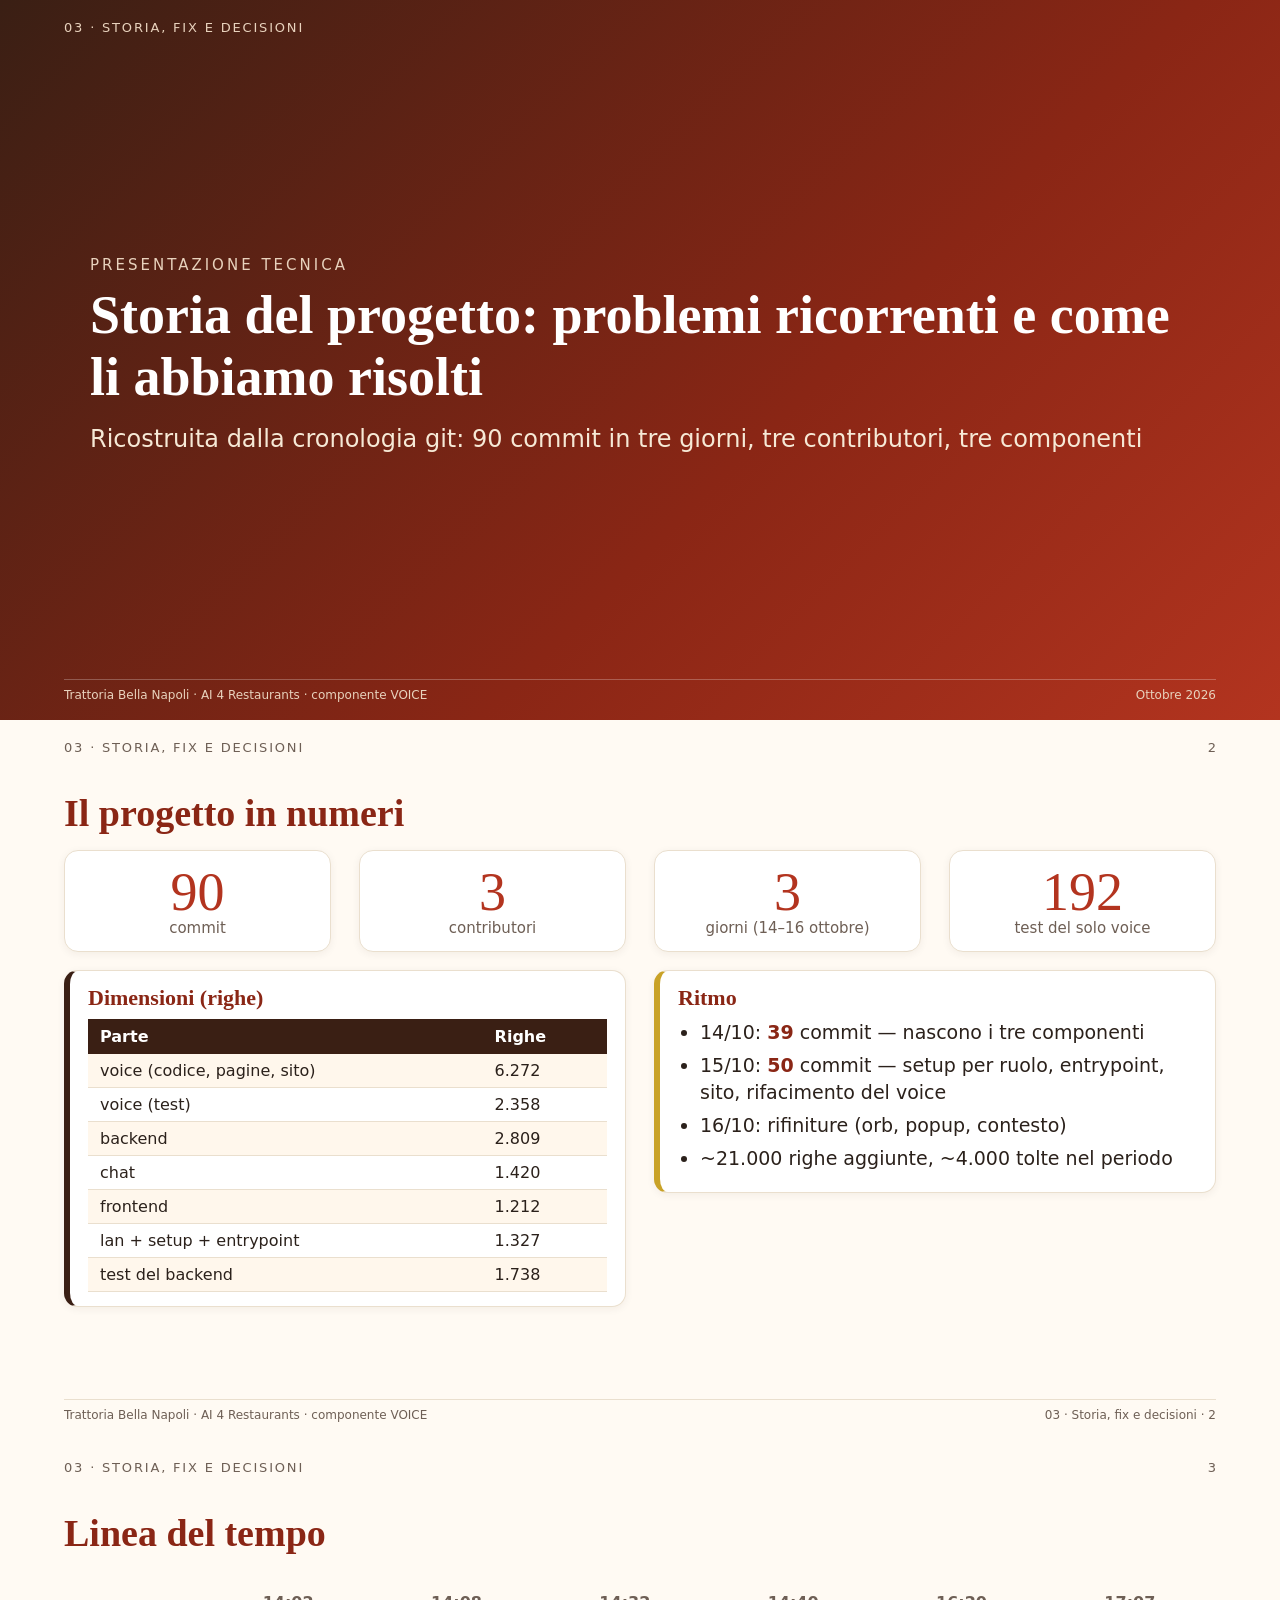
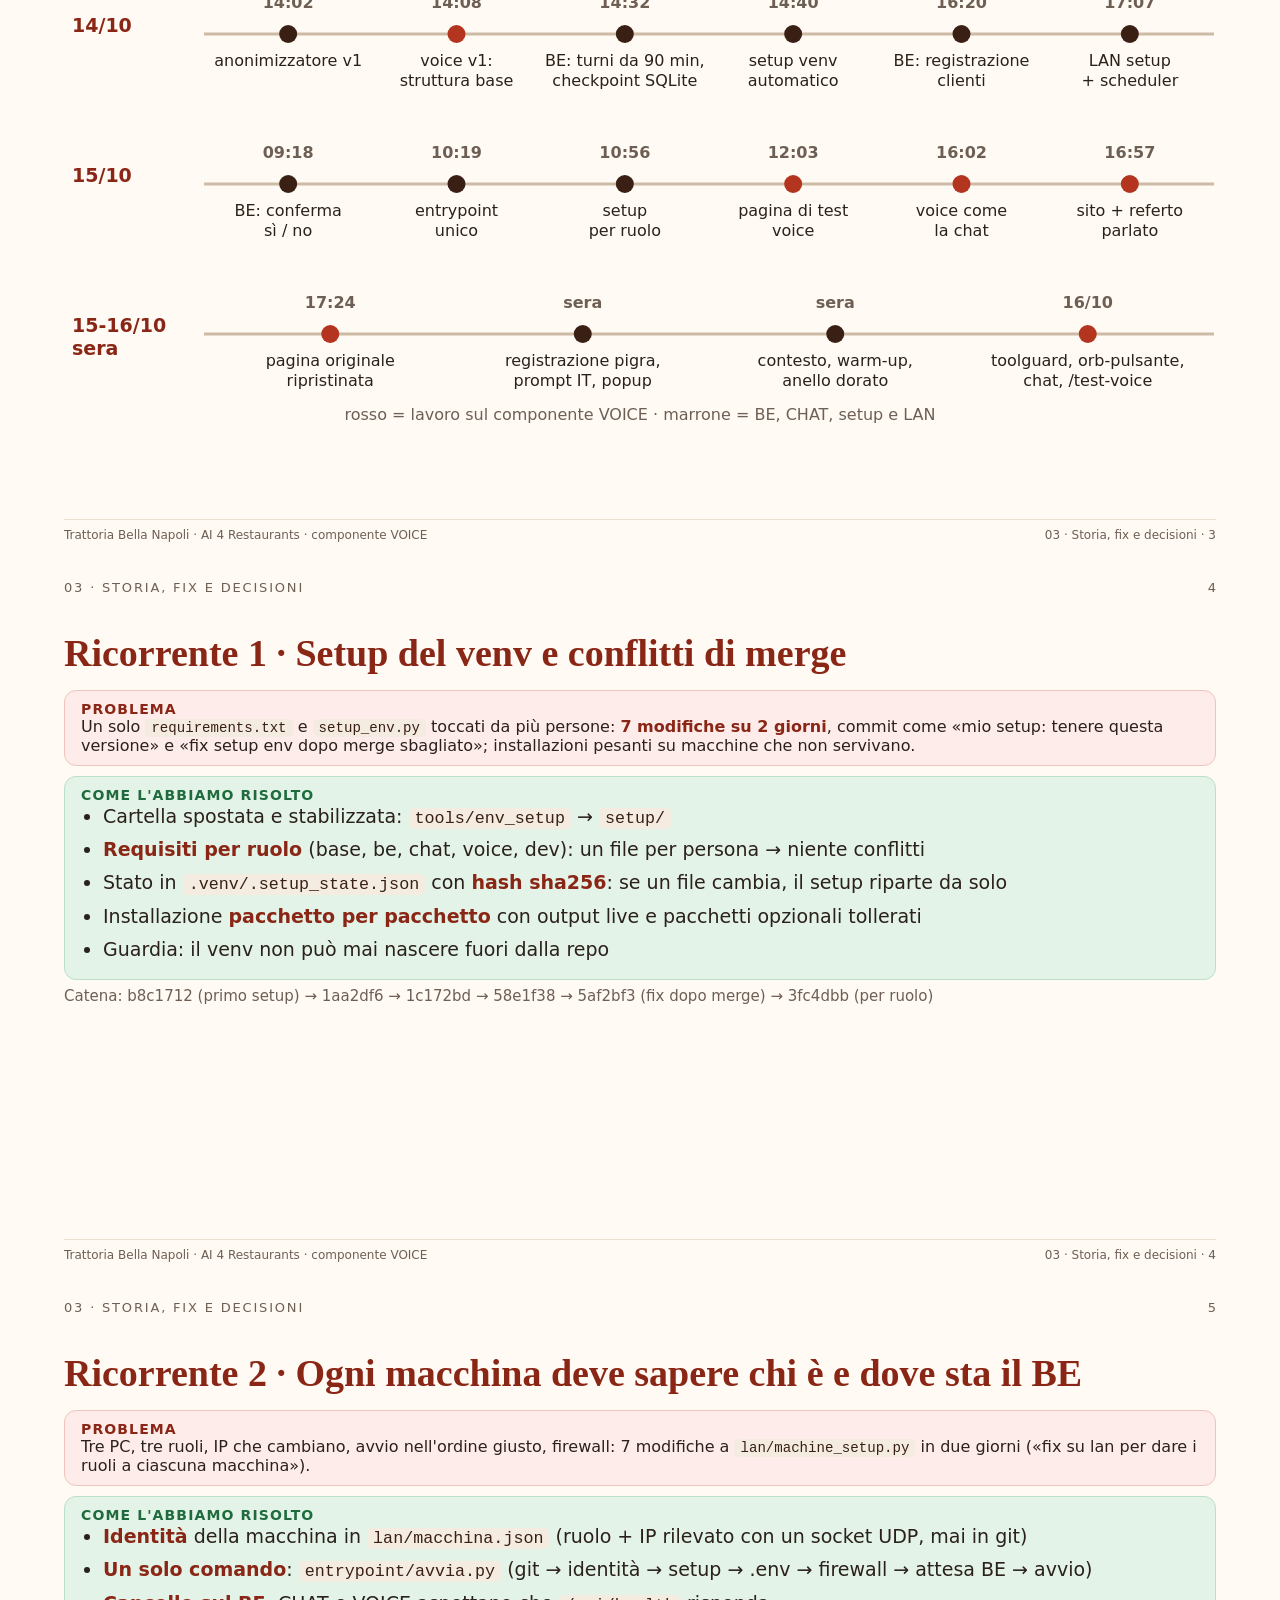
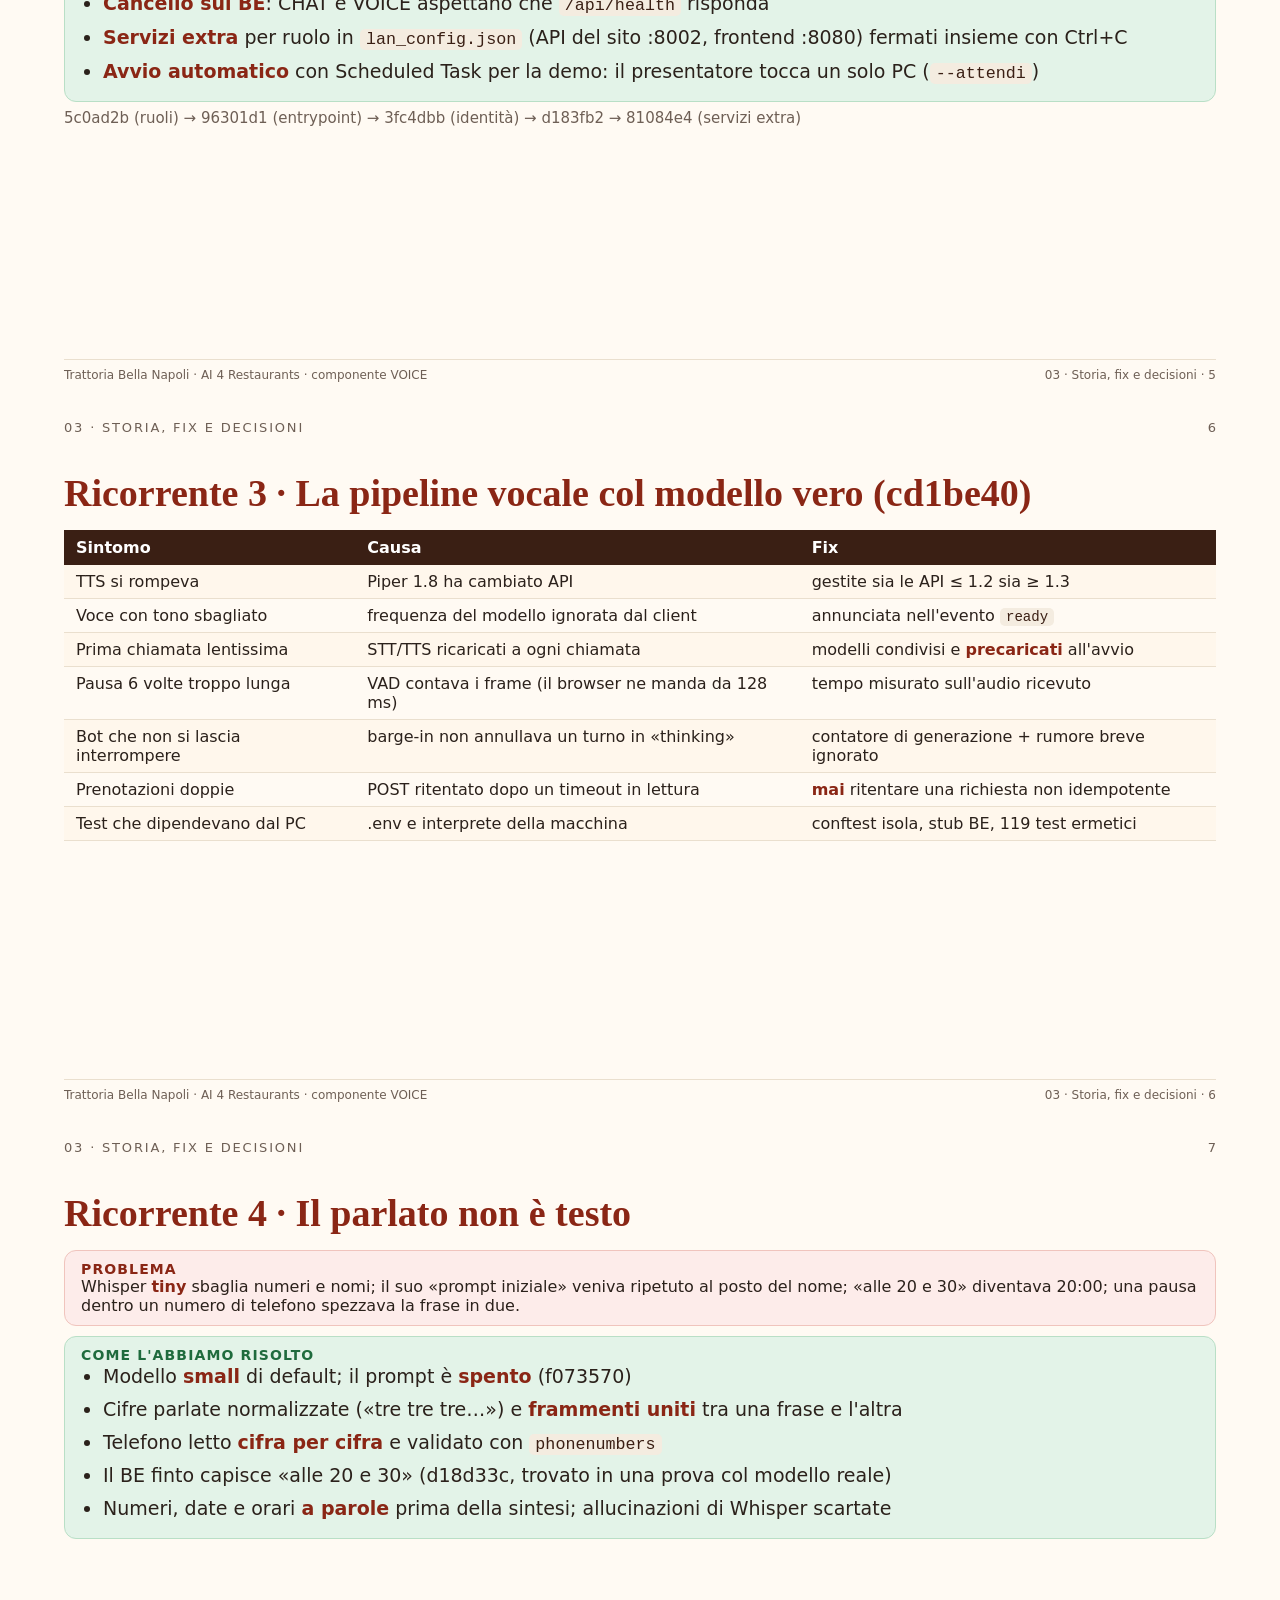
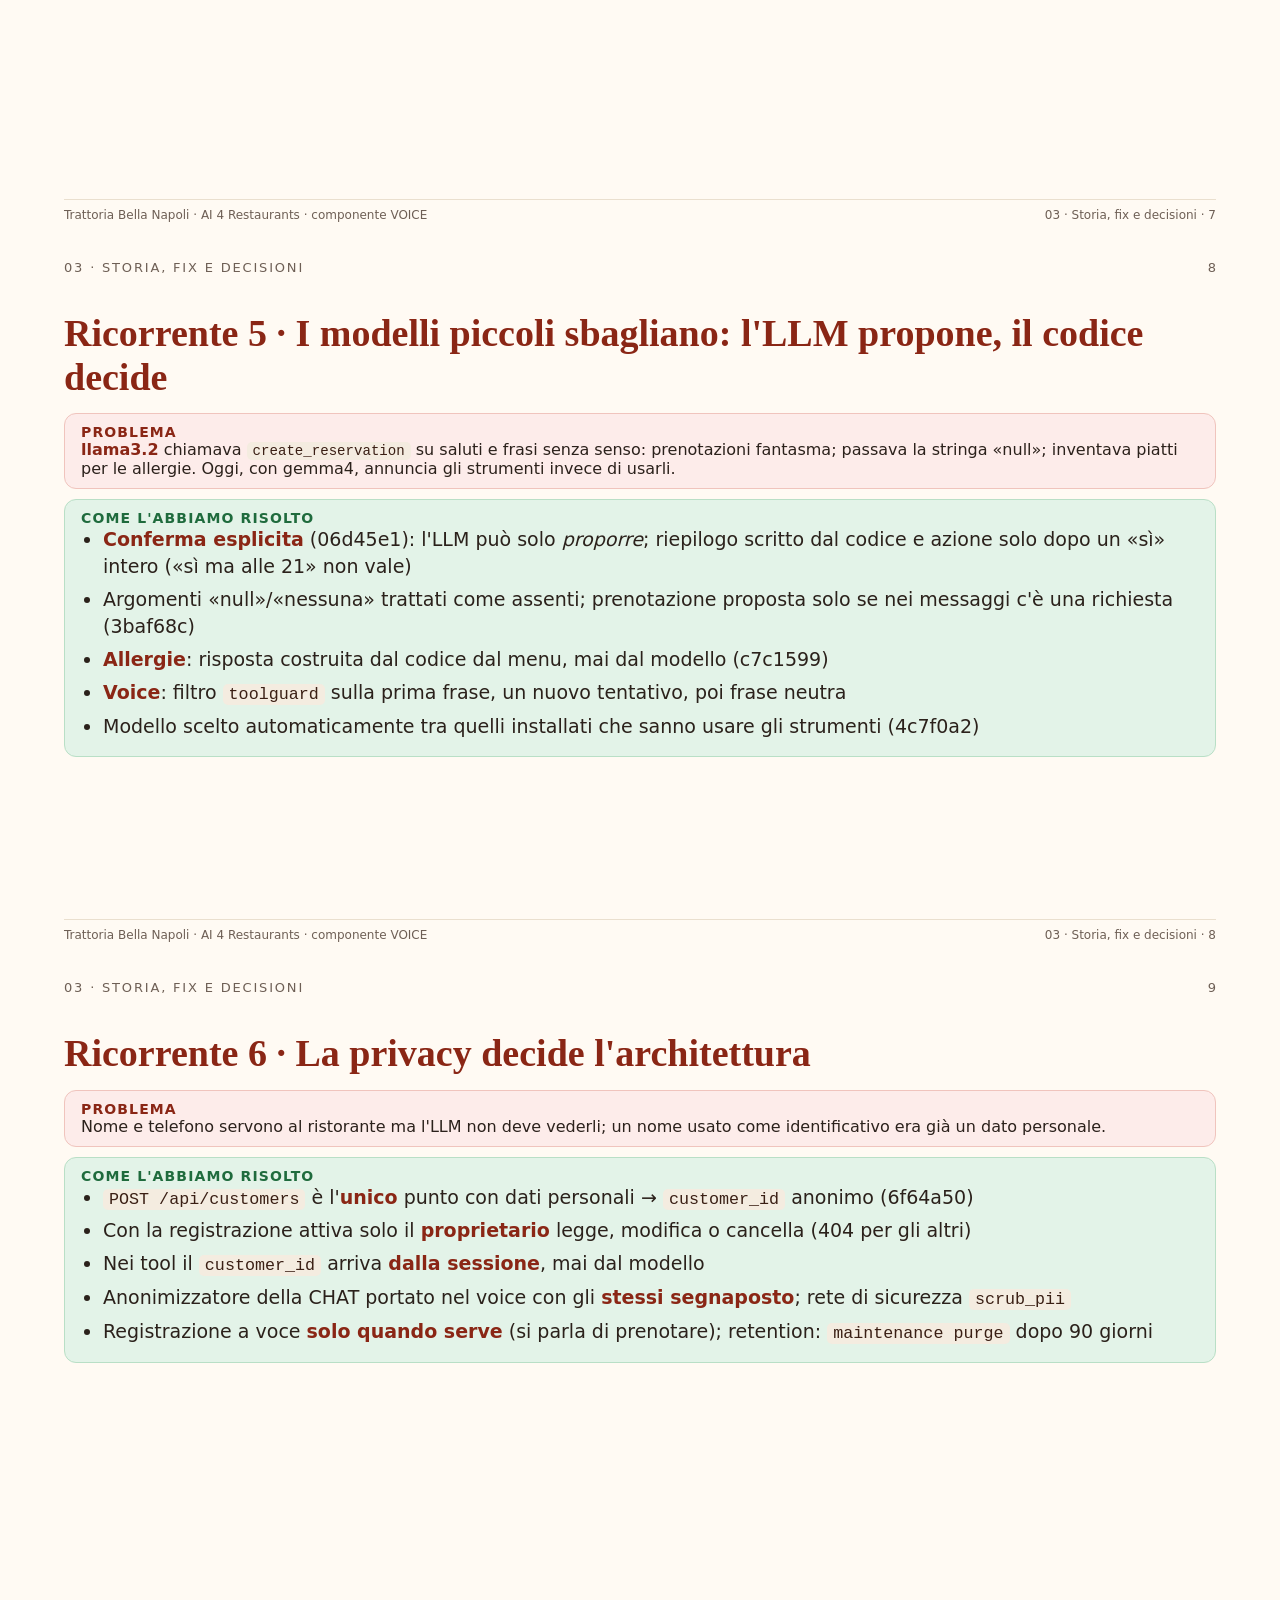
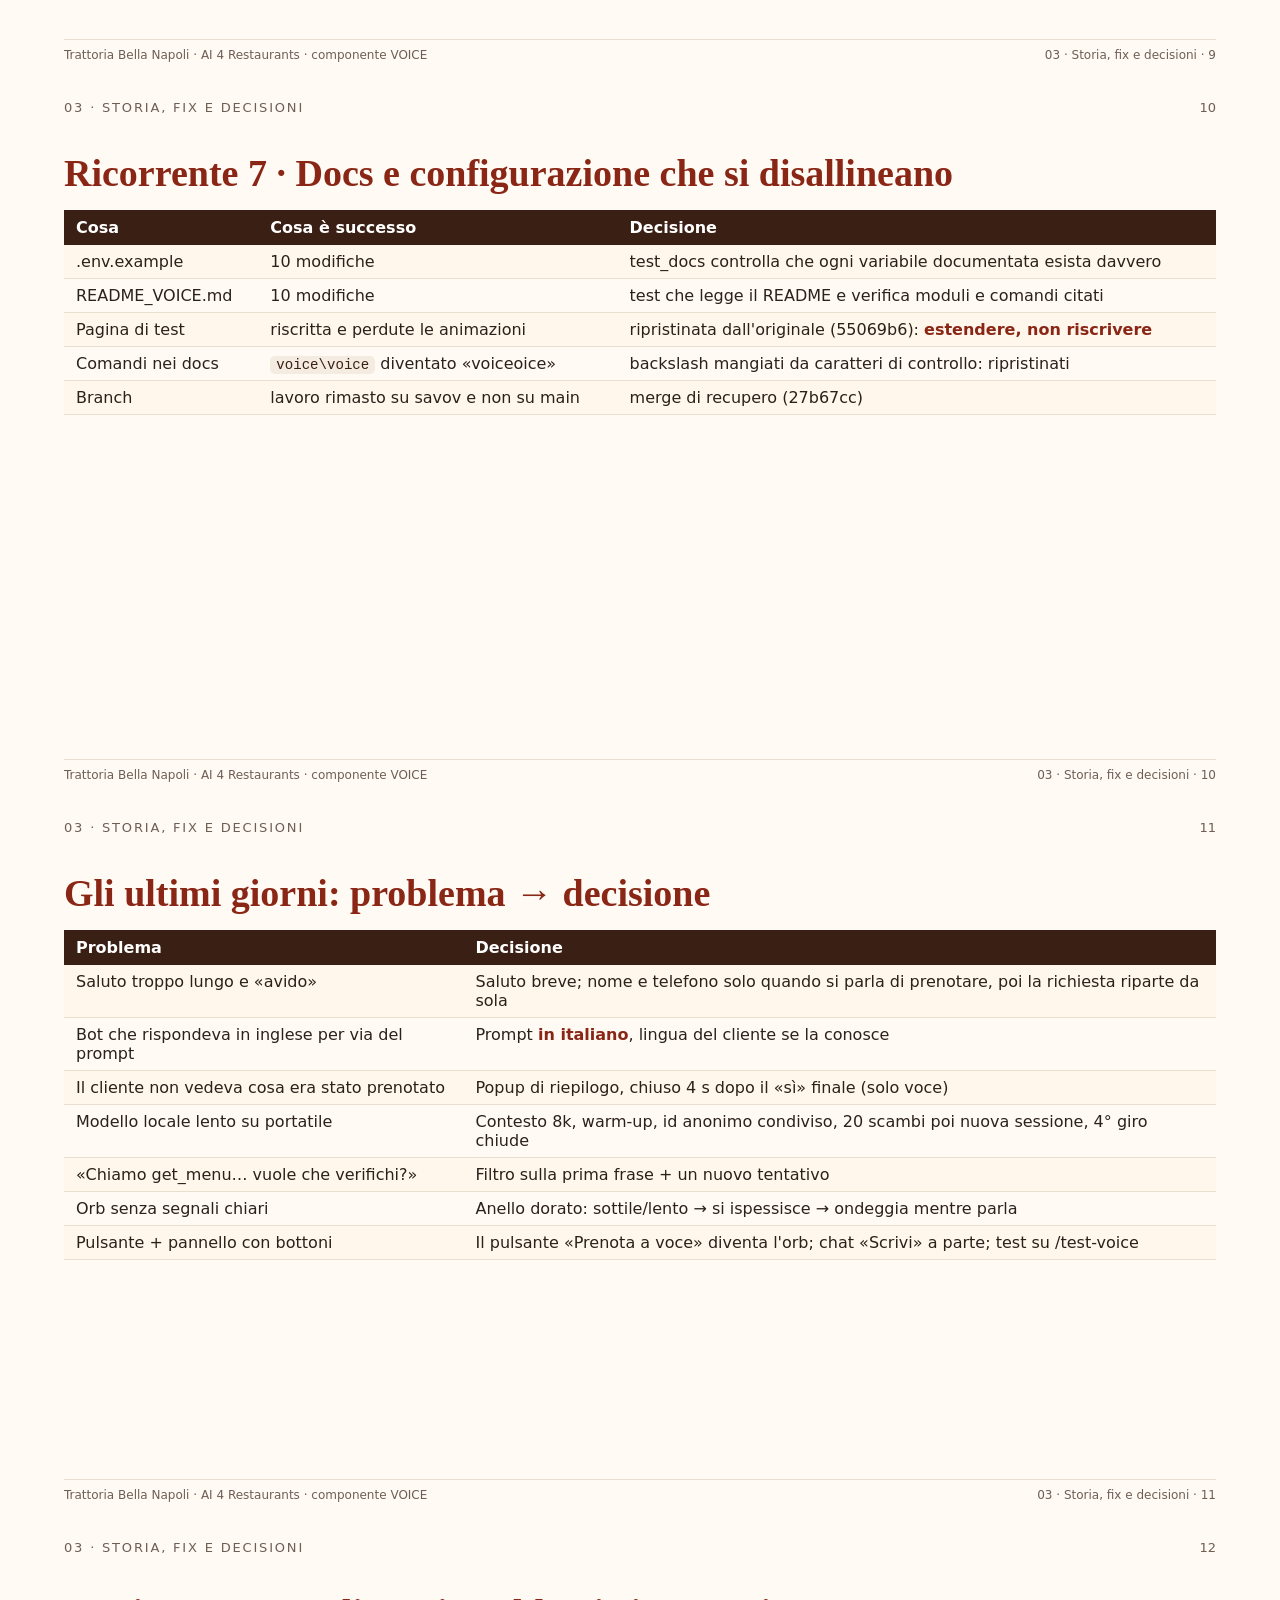
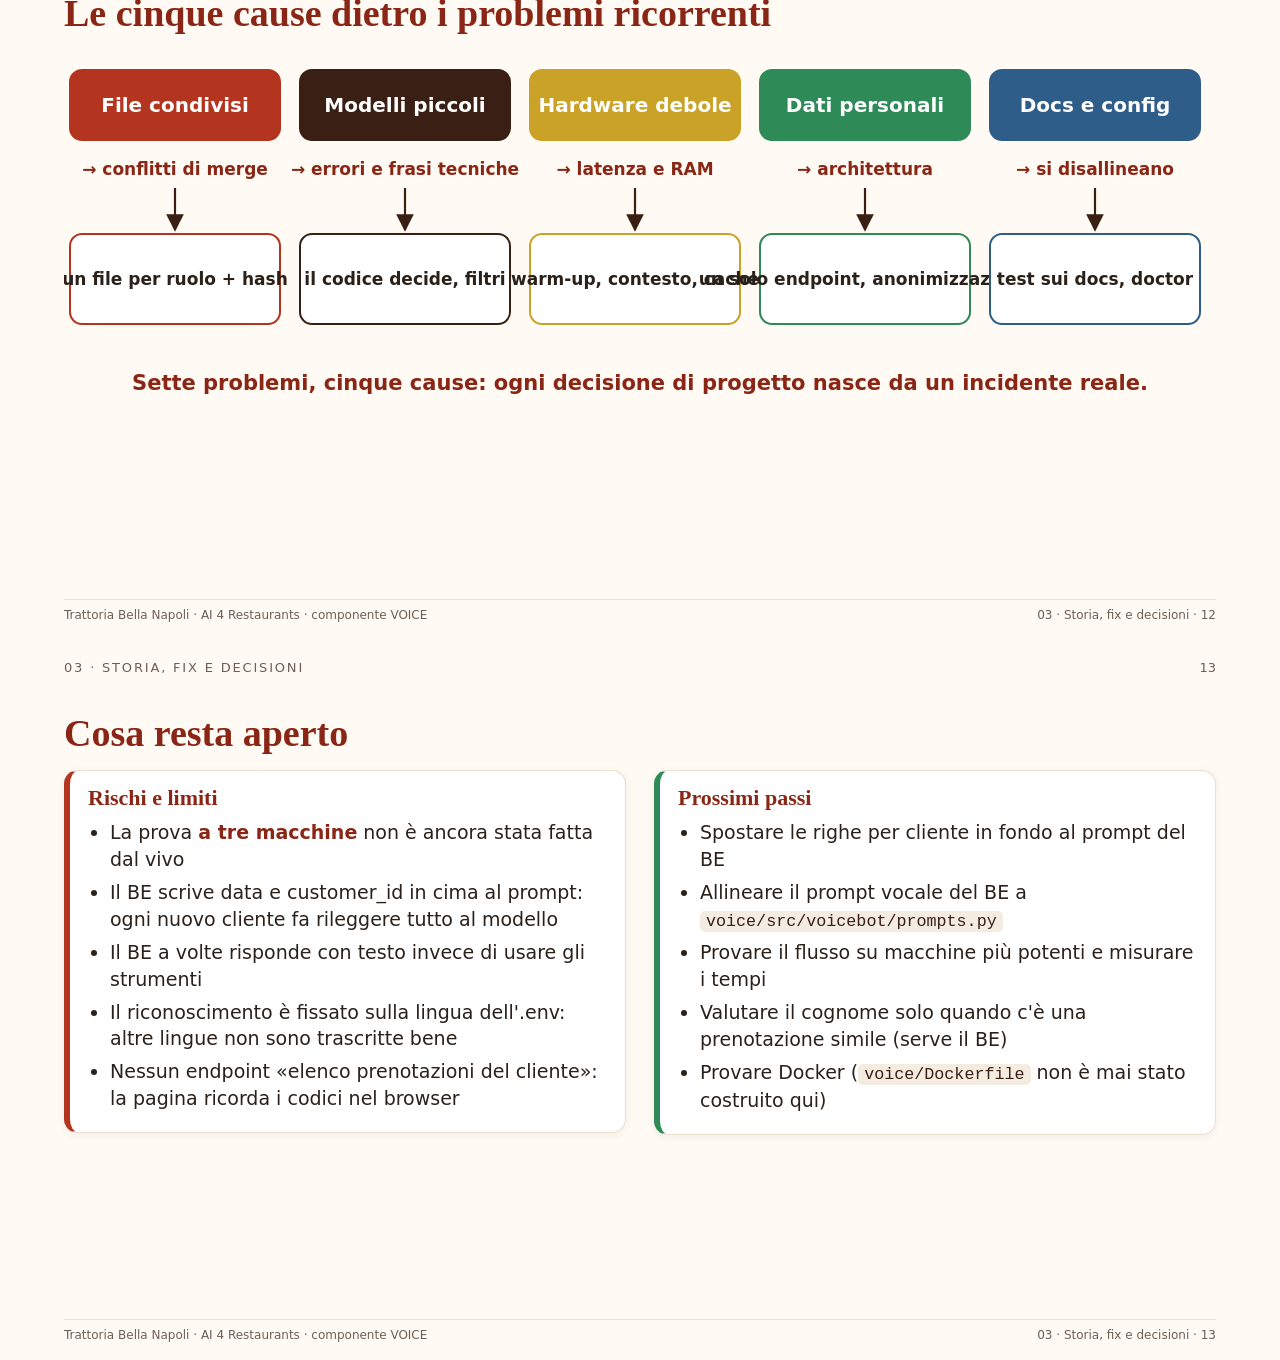
<file: docs/studio/voice/_sorgenti/03_storia_fix_e_decisioni.html>
<!doctype html><html lang="it"><head><meta charset="utf-8"><title>03 · Storia, fix e decisioni</title><style>
@page { size: 1280px 720px; margin: 0; }
* { box-sizing: border-box; }
html, body { margin: 0; padding: 0; background: #fffaf3; color: #2b211b; font-family: "Segoe UI", system-ui, Arial, sans-serif; }
.slide { width: 1280px; height: 720px; position: relative; overflow: hidden; page-break-after: always; break-after: page;
  background: #fffaf3; padding: 46px 64px 54px; }
.slide:last-child { page-break-after: auto; break-after: auto; }
.tag { position: absolute; top: 20px; left: 64px; font-size: 13px; letter-spacing: .14em; text-transform: uppercase; color: #6e5f55; }
.num { position: absolute; top: 20px; right: 64px; font-size: 13px; color: #6e5f55; }
.foot { position: absolute; bottom: 18px; left: 64px; right: 64px; display: flex; justify-content: space-between; font-size: 12px; color: #6e5f55;
  border-top: 1px solid #eadfce; padding-top: 8px; }
h1 { font-family: Georgia, "Times New Roman", serif; font-size: 38px; margin: 26px 0 14px; color: #8a2615; line-height: 1.15; }
h2 { font-family: Georgia, serif; font-size: 22px; margin: 0 0 8px; color: #8a2615; }
p, li { font-size: 19px; line-height: 1.42; margin: 0 0 8px; }
ul { margin: 0; padding-left: 22px; }
li { margin-bottom: 6px; }
small, .small { font-size: 15px; color: #6e5f55; }
b, strong { color: #8a2615; }
code, .mono { font-family: Consolas, "Cascadia Mono", monospace; font-size: .88em; background: #f4ece0; padding: 1px 6px; border-radius: 5px; color: #3a1f14; }
pre { font-family: Consolas, monospace; font-size: 15px; line-height: 1.4; background: #3a1f14; color: #f6e9d6; padding: 14px 18px; border-radius: 12px; margin: 8px 0; white-space: pre-wrap; }
.cols { display: flex; gap: 28px; align-items: flex-start; }
.col { flex: 1; min-width: 0; }
.card { background: #fff; border: 1px solid #eadfce; border-radius: 14px; padding: 14px 18px; box-shadow: 0 2px 8px rgba(58,31,20,.06); }
.card.red { border-left: 6px solid #b3341f; } .card.gold { border-left: 6px solid #c9a227; }
.card.green { border-left: 6px solid #2e8b57; } .card.brown { border-left: 6px solid #3a1f14; } .card.blue { border-left: 6px solid #2f5d8a; }
.chip { display: inline-block; background: #f4ece0; color: #3a1f14; border-radius: 999px; padding: 3px 12px; font-size: 14px; margin: 0 6px 6px 0; }
.chip.red { background: #b3341f; color: #fff; } .chip.brown { background: #3a1f14; color: #fff; } .chip.green { background: #2e8b57; color: #fff; }
.chip.gold { background: #c9a227; color: #fff; }
table { border-collapse: collapse; width: 100%; font-size: 16px; }
th { text-align: left; background: #3a1f14; color: #fff; padding: 8px 12px; font-weight: 600; }
td { padding: 7px 12px; border-bottom: 1px solid #eadfce; vertical-align: top; }
tr:nth-child(even) td { background: #fff7ec; }
.big { font-family: Georgia, serif; font-size: 54px; color: #b3341f; line-height: 1; }
.kpi { text-align: center; } .kpi .lbl { font-size: 15px; color: #6e5f55; }
.cover { background: linear-gradient(135deg, #3a1f14 0%, #8a2615 60%, #b3341f 100%); color: #fff; padding: 0 90px; display: flex; flex-direction: column; justify-content: center; }
.cover h1 { color: #fff; font-size: 54px; margin: 10px 0 14px; } .cover p { color: #f6e9d6; font-size: 24px; }
.cover .tag, .cover .num, .cover .foot { color: #e8d2bd; border-color: rgba(255,255,255,.25); }
.problem { background: #fdecea; border: 1px solid #f0c4bd; border-radius: 12px; padding: 10px 16px; margin-bottom: 10px; }
.fix { background: #e3f3e8; border: 1px solid #b9dfc6; border-radius: 12px; padding: 10px 16px; }
.lbl-red { color: #8a2615; font-weight: 700; font-size: 14px; letter-spacing: .08em; text-transform: uppercase; }
.lbl-green { color: #1f6b3d; font-weight: 700; font-size: 14px; letter-spacing: .08em; text-transform: uppercase; }
svg text { font-family: "Segoe UI", system-ui, Arial, sans-serif; }
</style></head><body><section class="slide cover"><div class="tag">03 · Storia, fix e decisioni</div><div style="font-size:15px;letter-spacing:.2em;text-transform:uppercase;color:#e8d2bd">Presentazione tecnica</div><h1>Storia del progetto: problemi ricorrenti e come li abbiamo risolti</h1><p>Ricostruita dalla cronologia git: 90 commit in tre giorni, tre contributori, tre componenti</p><div class="foot"><span>Trattoria Bella Napoli · AI 4 Restaurants · componente VOICE</span><span>Ottobre 2026</span></div></section><section class="slide"><div class="tag">03 · Storia, fix e decisioni</div><div class="num">2</div><h1>Il progetto in numeri</h1><div class="cols"><div class="col"><div class="card kpi"><div class="big">90</div><div class="lbl">commit</div></div></div><div class="col"><div class="card kpi"><div class="big">3</div><div class="lbl">contributori</div></div></div><div class="col"><div class="card kpi"><div class="big">3</div><div class="lbl">giorni (14–16 ottobre)</div></div></div><div class="col"><div class="card kpi"><div class="big">192</div><div class="lbl">test del solo voice</div></div></div></div><div class="cols" style="margin-top:18px"><div class="col card brown"><h2>Dimensioni (righe)</h2><table><tr><th>Parte</th><th>Righe</th></tr><tr><td>voice (codice, pagine, sito)</td><td>6.272</td></tr><tr><td>voice (test)</td><td>2.358</td></tr><tr><td>backend</td><td>2.809</td></tr><tr><td>chat</td><td>1.420</td></tr><tr><td>frontend</td><td>1.212</td></tr><tr><td>lan + setup + entrypoint</td><td>1.327</td></tr><tr><td>test del backend</td><td>1.738</td></tr></table></div><div class="col card gold"><h2>Ritmo</h2><ul><li>14/10: <b>39</b> commit — nascono i tre componenti</li><li>15/10: <b>50</b> commit — setup per ruolo, entrypoint, sito, rifacimento del voice</li><li>16/10: rifiniture (orb, popup, contesto)</li><li>~21.000 righe aggiunte, ~4.000 tolte nel periodo</li></ul></div></div><div class="foot"><span>Trattoria Bella Napoli · AI 4 Restaurants · componente VOICE</span><span>03 · Storia, fix e decisioni · 2</span></div></section><section class="slide"><div class="tag">03 · Storia, fix e decisioni</div><div class="num">3</div><h1>Linea del tempo</h1><svg xmlns="http://www.w3.org/2000/svg" width="1152" height="470" viewBox="0 0 1152 470"><defs><marker id="ah12" viewBox="0 0 10 10" refX="9" refY="5" markerWidth="8" markerHeight="8" orient="auto-start-reverse"><path d="M 0 0 L 10 5 L 0 10 z" fill="#3a1f14"/></marker><marker id="ahr12" viewBox="0 0 10 10" refX="9" refY="5" markerWidth="8" markerHeight="8" orient="auto-start-reverse"><path d="M 0 0 L 10 5 L 0 10 z" fill="#b3341f"/></marker></defs><text x="8" y="62" font-size="19" font-weight="700" text-anchor="start" fill="#8a2615"><tspan x="8" dy="0.0">14/10</tspan></text><line x1="140" y1="64" x2="1150" y2="64" stroke="#cdbba5" stroke-width="3"/><circle cx="224.16666666666669" cy="64" r="9" fill="#3a1f14"/><text x="224.16666666666669" y="38" font-size="16" font-weight="700" text-anchor="middle" fill="#6e5f55"><tspan x="224.16666666666669" dy="0.0">14:02</tspan></text><text x="224.16666666666669" y="96" font-size="16" font-weight="500" text-anchor="middle" fill="#2b211b"><tspan x="224.16666666666669" dy="0.0">anonimizzatore v1</tspan></text><circle cx="392.5" cy="64" r="9" fill="#b3341f"/><text x="392.5" y="38" font-size="16" font-weight="700" text-anchor="middle" fill="#6e5f55"><tspan x="392.5" dy="0.0">14:08</tspan></text><text x="392.5" y="96" font-size="16" font-weight="500" text-anchor="middle" fill="#2b211b"><tspan x="392.5" dy="0.0">voice v1:</tspan><tspan x="392.5" dy="19.5">struttura base</tspan></text><circle cx="560.8333333333334" cy="64" r="9" fill="#3a1f14"/><text x="560.8333333333334" y="38" font-size="16" font-weight="700" text-anchor="middle" fill="#6e5f55"><tspan x="560.8333333333334" dy="0.0">14:32</tspan></text><text x="560.8333333333334" y="96" font-size="16" font-weight="500" text-anchor="middle" fill="#2b211b"><tspan x="560.8333333333334" dy="0.0">BE: turni da 90 min,</tspan><tspan x="560.8333333333334" dy="19.5">checkpoint SQLite</tspan></text><circle cx="729.1666666666667" cy="64" r="9" fill="#3a1f14"/><text x="729.1666666666667" y="38" font-size="16" font-weight="700" text-anchor="middle" fill="#6e5f55"><tspan x="729.1666666666667" dy="0.0">14:40</tspan></text><text x="729.1666666666667" y="96" font-size="16" font-weight="500" text-anchor="middle" fill="#2b211b"><tspan x="729.1666666666667" dy="0.0">setup venv</tspan><tspan x="729.1666666666667" dy="19.5">automatico</tspan></text><circle cx="897.5" cy="64" r="9" fill="#3a1f14"/><text x="897.5" y="38" font-size="16" font-weight="700" text-anchor="middle" fill="#6e5f55"><tspan x="897.5" dy="0.0">16:20</tspan></text><text x="897.5" y="96" font-size="16" font-weight="500" text-anchor="middle" fill="#2b211b"><tspan x="897.5" dy="0.0">BE: registrazione</tspan><tspan x="897.5" dy="19.5">clienti</tspan></text><circle cx="1065.8333333333335" cy="64" r="9" fill="#3a1f14"/><text x="1065.8333333333335" y="38" font-size="16" font-weight="700" text-anchor="middle" fill="#6e5f55"><tspan x="1065.8333333333335" dy="0.0">17:07</tspan></text><text x="1065.8333333333335" y="96" font-size="16" font-weight="500" text-anchor="middle" fill="#2b211b"><tspan x="1065.8333333333335" dy="0.0">LAN setup</tspan><tspan x="1065.8333333333335" dy="19.5">+ scheduler</tspan></text><text x="8" y="212" font-size="19" font-weight="700" text-anchor="start" fill="#8a2615"><tspan x="8" dy="0.0">15/10</tspan></text><line x1="140" y1="214" x2="1150" y2="214" stroke="#cdbba5" stroke-width="3"/><circle cx="224.16666666666669" cy="214" r="9" fill="#3a1f14"/><text x="224.16666666666669" y="188" font-size="16" font-weight="700" text-anchor="middle" fill="#6e5f55"><tspan x="224.16666666666669" dy="0.0">09:18</tspan></text><text x="224.16666666666669" y="246" font-size="16" font-weight="500" text-anchor="middle" fill="#2b211b"><tspan x="224.16666666666669" dy="0.0">BE: conferma</tspan><tspan x="224.16666666666669" dy="19.5">sì / no</tspan></text><circle cx="392.5" cy="214" r="9" fill="#3a1f14"/><text x="392.5" y="188" font-size="16" font-weight="700" text-anchor="middle" fill="#6e5f55"><tspan x="392.5" dy="0.0">10:19</tspan></text><text x="392.5" y="246" font-size="16" font-weight="500" text-anchor="middle" fill="#2b211b"><tspan x="392.5" dy="0.0">entrypoint</tspan><tspan x="392.5" dy="19.5">unico</tspan></text><circle cx="560.8333333333334" cy="214" r="9" fill="#3a1f14"/><text x="560.8333333333334" y="188" font-size="16" font-weight="700" text-anchor="middle" fill="#6e5f55"><tspan x="560.8333333333334" dy="0.0">10:56</tspan></text><text x="560.8333333333334" y="246" font-size="16" font-weight="500" text-anchor="middle" fill="#2b211b"><tspan x="560.8333333333334" dy="0.0">setup</tspan><tspan x="560.8333333333334" dy="19.5">per ruolo</tspan></text><circle cx="729.1666666666667" cy="214" r="9" fill="#b3341f"/><text x="729.1666666666667" y="188" font-size="16" font-weight="700" text-anchor="middle" fill="#6e5f55"><tspan x="729.1666666666667" dy="0.0">12:03</tspan></text><text x="729.1666666666667" y="246" font-size="16" font-weight="500" text-anchor="middle" fill="#2b211b"><tspan x="729.1666666666667" dy="0.0">pagina di test</tspan><tspan x="729.1666666666667" dy="19.5">voice</tspan></text><circle cx="897.5" cy="214" r="9" fill="#b3341f"/><text x="897.5" y="188" font-size="16" font-weight="700" text-anchor="middle" fill="#6e5f55"><tspan x="897.5" dy="0.0">16:02</tspan></text><text x="897.5" y="246" font-size="16" font-weight="500" text-anchor="middle" fill="#2b211b"><tspan x="897.5" dy="0.0">voice come</tspan><tspan x="897.5" dy="19.5">la chat</tspan></text><circle cx="1065.8333333333335" cy="214" r="9" fill="#b3341f"/><text x="1065.8333333333335" y="188" font-size="16" font-weight="700" text-anchor="middle" fill="#6e5f55"><tspan x="1065.8333333333335" dy="0.0">16:57</tspan></text><text x="1065.8333333333335" y="246" font-size="16" font-weight="500" text-anchor="middle" fill="#2b211b"><tspan x="1065.8333333333335" dy="0.0">sito + referto</tspan><tspan x="1065.8333333333335" dy="19.5">parlato</tspan></text><text x="8" y="362" font-size="19" font-weight="700" text-anchor="start" fill="#8a2615"><tspan x="8" dy="0.0">15-16/10</tspan><tspan x="8" dy="23.2">sera</tspan></text><line x1="140" y1="364" x2="1150" y2="364" stroke="#cdbba5" stroke-width="3"/><circle cx="266.25" cy="364" r="9" fill="#b3341f"/><text x="266.25" y="338" font-size="16" font-weight="700" text-anchor="middle" fill="#6e5f55"><tspan x="266.25" dy="0.0">17:24</tspan></text><text x="266.25" y="396" font-size="16" font-weight="500" text-anchor="middle" fill="#2b211b"><tspan x="266.25" dy="0.0">pagina originale</tspan><tspan x="266.25" dy="19.5">ripristinata</tspan></text><circle cx="518.75" cy="364" r="9" fill="#3a1f14"/><text x="518.75" y="338" font-size="16" font-weight="700" text-anchor="middle" fill="#6e5f55"><tspan x="518.75" dy="0.0">sera</tspan></text><text x="518.75" y="396" font-size="16" font-weight="500" text-anchor="middle" fill="#2b211b"><tspan x="518.75" dy="0.0">registrazione pigra,</tspan><tspan x="518.75" dy="19.5">prompt IT, popup</tspan></text><circle cx="771.25" cy="364" r="9" fill="#3a1f14"/><text x="771.25" y="338" font-size="16" font-weight="700" text-anchor="middle" fill="#6e5f55"><tspan x="771.25" dy="0.0">sera</tspan></text><text x="771.25" y="396" font-size="16" font-weight="500" text-anchor="middle" fill="#2b211b"><tspan x="771.25" dy="0.0">contesto, warm-up,</tspan><tspan x="771.25" dy="19.5">anello dorato</tspan></text><circle cx="1023.75" cy="364" r="9" fill="#b3341f"/><text x="1023.75" y="338" font-size="16" font-weight="700" text-anchor="middle" fill="#6e5f55"><tspan x="1023.75" dy="0.0">16/10</tspan></text><text x="1023.75" y="396" font-size="16" font-weight="500" text-anchor="middle" fill="#2b211b"><tspan x="1023.75" dy="0.0">toolguard, orb-pulsante,</tspan><tspan x="1023.75" dy="19.5">chat, /test-voice</tspan></text><text x="576" y="450" font-size="16" font-weight="400" text-anchor="middle" fill="#6e5f55"><tspan x="576" dy="0.0">rosso = lavoro sul componente VOICE · marrone = BE, CHAT, setup e LAN</tspan></text></svg><div class="foot"><span>Trattoria Bella Napoli · AI 4 Restaurants · componente VOICE</span><span>03 · Storia, fix e decisioni · 3</span></div></section><section class="slide"><div class="tag">03 · Storia, fix e decisioni</div><div class="num">4</div><h1>Ricorrente 1 · Setup del venv e conflitti di merge</h1><div class="problem"><div class="lbl-red">Problema</div>Un solo <code>requirements.txt</code> e <code>setup_env.py</code> toccati da più persone: <b>7 modifiche su 2 giorni</b>, commit come «mio setup: tenere questa versione» e «fix setup env dopo merge sbagliato»; installazioni pesanti su macchine che non servivano.</div><div class="fix"><div class="lbl-green">Come l'abbiamo risolto</div><ul><li>Cartella spostata e stabilizzata: <code>tools/env_setup</code> → <code>setup/</code></li><li><b>Requisiti per ruolo</b> (base, be, chat, voice, dev): un file per persona → niente conflitti</li><li>Stato in <code>.venv/.setup_state.json</code> con <b>hash sha256</b>: se un file cambia, il setup riparte da solo</li><li>Installazione <b>pacchetto per pacchetto</b> con output live e pacchetti opzionali tollerati</li><li>Guardia: il venv non può mai nascere fuori dalla repo</li></ul></div><p class="small" style="margin-top:6px">Catena: b8c1712 (primo setup) → 1aa2df6 → 1c172bd → 58e1f38 → 5af2bf3 (fix dopo merge) → 3fc4dbb (per ruolo)</p><div class="foot"><span>Trattoria Bella Napoli · AI 4 Restaurants · componente VOICE</span><span>03 · Storia, fix e decisioni · 4</span></div></section><section class="slide"><div class="tag">03 · Storia, fix e decisioni</div><div class="num">5</div><h1>Ricorrente 2 · Ogni macchina deve sapere chi è e dove sta il BE</h1><div class="problem"><div class="lbl-red">Problema</div>Tre PC, tre ruoli, IP che cambiano, avvio nell'ordine giusto, firewall: 7 modifiche a <code>lan/machine_setup.py</code> in due giorni («fix su lan per dare i ruoli a ciascuna macchina»).</div><div class="fix"><div class="lbl-green">Come l'abbiamo risolto</div><ul><li><b>Identità</b> della macchina in <code>lan/macchina.json</code> (ruolo + IP rilevato con un socket UDP, mai in git)</li><li><b>Un solo comando</b>: <code>entrypoint/avvia.py</code> (git → identità → setup → .env → firewall → attesa BE → avvio)</li><li><b>Cancello sul BE</b>: CHAT e VOICE aspettano che <code>/api/health</code> risponda</li><li><b>Servizi extra</b> per ruolo in <code>lan_config.json</code> (API del sito :8002, frontend :8080) fermati insieme con Ctrl+C</li><li><b>Avvio automatico</b> con Scheduled Task per la demo: il presentatore tocca un solo PC (<code>--attendi</code>)</li></ul></div><p class="small" style="margin-top:6px">5c0ad2b (ruoli) → 96301d1 (entrypoint) → 3fc4dbb (identità) → d183fb2 → 81084e4 (servizi extra)</p><div class="foot"><span>Trattoria Bella Napoli · AI 4 Restaurants · componente VOICE</span><span>03 · Storia, fix e decisioni · 5</span></div></section><section class="slide"><div class="tag">03 · Storia, fix e decisioni</div><div class="num">6</div><h1>Ricorrente 3 · La pipeline vocale col modello vero (cd1be40)</h1><table><tr><th>Sintomo</th><th>Causa</th><th>Fix</th></tr><tr><td>TTS si rompeva</td><td>Piper 1.8 ha cambiato API</td><td>gestite sia le API ≤ 1.2 sia ≥ 1.3</td></tr><tr><td>Voce con tono sbagliato</td><td>frequenza del modello ignorata dal client</td><td>annunciata nell'evento <code>ready</code></td></tr><tr><td>Prima chiamata lentissima</td><td>STT/TTS ricaricati a ogni chiamata</td><td>modelli condivisi e <b>precaricati</b> all'avvio</td></tr><tr><td>Pausa 6 volte troppo lunga</td><td>VAD contava i frame (il browser ne manda da 128 ms)</td><td>tempo misurato sull'audio ricevuto</td></tr><tr><td>Bot che non si lascia interrompere</td><td>barge-in non annullava un turno in «thinking»</td><td>contatore di generazione + rumore breve ignorato</td></tr><tr><td>Prenotazioni doppie</td><td>POST ritentato dopo un timeout in lettura</td><td><b>mai</b> ritentare una richiesta non idempotente</td></tr><tr><td>Test che dipendevano dal PC</td><td>.env e interprete della macchina</td><td>conftest isola, stub BE, 119 test ermetici</td></tr></table><div class="foot"><span>Trattoria Bella Napoli · AI 4 Restaurants · componente VOICE</span><span>03 · Storia, fix e decisioni · 6</span></div></section><section class="slide"><div class="tag">03 · Storia, fix e decisioni</div><div class="num">7</div><h1>Ricorrente 4 · Il parlato non è testo</h1><div class="problem"><div class="lbl-red">Problema</div>Whisper <b>tiny</b> sbaglia numeri e nomi; il suo «prompt iniziale» veniva ripetuto al posto del nome; «alle 20 e 30» diventava 20:00; una pausa dentro un numero di telefono spezzava la frase in due.</div><div class="fix"><div class="lbl-green">Come l'abbiamo risolto</div><ul><li>Modello <b>small</b> di default; il prompt è <b>spento</b> (f073570)</li><li>Cifre parlate normalizzate («tre tre tre…») e <b>frammenti uniti</b> tra una frase e l'altra</li><li>Telefono letto <b>cifra per cifra</b> e validato con <code>phonenumbers</code></li><li>Il BE finto capisce «alle 20 e 30» (d18d33c, trovato in una prova col modello reale)</li><li>Numeri, date e orari <b>a parole</b> prima della sintesi; allucinazioni di Whisper scartate</li></ul></div><div class="foot"><span>Trattoria Bella Napoli · AI 4 Restaurants · componente VOICE</span><span>03 · Storia, fix e decisioni · 7</span></div></section><section class="slide"><div class="tag">03 · Storia, fix e decisioni</div><div class="num">8</div><h1>Ricorrente 5 · I modelli piccoli sbagliano: l'LLM propone, il codice decide</h1><div class="problem"><div class="lbl-red">Problema</div><b>llama3.2</b> chiamava <code>create_reservation</code> su saluti e frasi senza senso: prenotazioni fantasma; passava la stringa «null»; inventava piatti per le allergie. Oggi, con gemma4, annuncia gli strumenti invece di usarli.</div><div class="fix"><div class="lbl-green">Come l'abbiamo risolto</div><ul><li><b>Conferma esplicita</b> (06d45e1): l'LLM può solo <i>proporre</i>; riepilogo scritto dal codice e azione solo dopo un «sì» intero («sì ma alle 21» non vale)</li><li>Argomenti «null»/«nessuna» trattati come assenti; prenotazione proposta solo se nei messaggi c'è una richiesta (3baf68c)</li><li><b>Allergie</b>: risposta costruita dal codice dal menu, mai dal modello (c7c1599)</li><li><b>Voice</b>: filtro <code>toolguard</code> sulla prima frase, un nuovo tentativo, poi frase neutra</li><li>Modello scelto automaticamente tra quelli installati che sanno usare gli strumenti (4c7f0a2)</li></ul></div><div class="foot"><span>Trattoria Bella Napoli · AI 4 Restaurants · componente VOICE</span><span>03 · Storia, fix e decisioni · 8</span></div></section><section class="slide"><div class="tag">03 · Storia, fix e decisioni</div><div class="num">9</div><h1>Ricorrente 6 · La privacy decide l'architettura</h1><div class="problem"><div class="lbl-red">Problema</div>Nome e telefono servono al ristorante ma l'LLM non deve vederli; un nome usato come identificativo era già un dato personale.</div><div class="fix"><div class="lbl-green">Come l'abbiamo risolto</div><ul><li><code>POST /api/customers</code> è l'<b>unico</b> punto con dati personali → <code>customer_id</code> anonimo (6f64a50)</li><li>Con la registrazione attiva solo il <b>proprietario</b> legge, modifica o cancella (404 per gli altri)</li><li>Nei tool il <code>customer_id</code> arriva <b>dalla sessione</b>, mai dal modello</li><li>Anonimizzatore della CHAT portato nel voice con gli <b>stessi segnaposto</b>; rete di sicurezza <code>scrub_pii</code></li><li>Registrazione a voce <b>solo quando serve</b> (si parla di prenotare); retention: <code>maintenance purge</code> dopo 90 giorni</li></ul></div><div class="foot"><span>Trattoria Bella Napoli · AI 4 Restaurants · componente VOICE</span><span>03 · Storia, fix e decisioni · 9</span></div></section><section class="slide"><div class="tag">03 · Storia, fix e decisioni</div><div class="num">10</div><h1>Ricorrente 7 · Docs e configurazione che si disallineano</h1><table><tr><th>Cosa</th><th>Cosa è successo</th><th>Decisione</th></tr><tr><td>.env.example</td><td>10 modifiche</td><td>test_docs controlla che ogni variabile documentata esista davvero</td></tr><tr><td>README_VOICE.md</td><td>10 modifiche</td><td>test che legge il README e verifica moduli e comandi citati</td></tr><tr><td>Pagina di test</td><td>riscritta e perdute le animazioni</td><td>ripristinata dall'originale (55069b6): <b>estendere, non riscrivere</b></td></tr><tr><td>Comandi nei docs</td><td><code>voice\voice</code> diventato «voiceoice»</td><td>backslash mangiati da caratteri di controllo: ripristinati</td></tr><tr><td>Branch</td><td>lavoro rimasto su savov e non su main</td><td>merge di recupero (27b67cc)</td></tr></table><div class="foot"><span>Trattoria Bella Napoli · AI 4 Restaurants · componente VOICE</span><span>03 · Storia, fix e decisioni · 10</span></div></section><section class="slide"><div class="tag">03 · Storia, fix e decisioni</div><div class="num">11</div><h1>Gli ultimi giorni: problema → decisione</h1><table><tr><th>Problema</th><th>Decisione</th></tr><tr><td>Saluto troppo lungo e «avido»</td><td>Saluto breve; nome e telefono solo quando si parla di prenotare, poi la richiesta riparte da sola</td></tr><tr><td>Bot che rispondeva in inglese per via del prompt</td><td>Prompt <b>in italiano</b>, lingua del cliente se la conosce</td></tr><tr><td>Il cliente non vedeva cosa era stato prenotato</td><td>Popup di riepilogo, chiuso 4 s dopo il «sì» finale (solo voce)</td></tr><tr><td>Modello locale lento su portatile</td><td>Contesto 8k, warm-up, id anonimo condiviso, 20 scambi poi nuova sessione, 4° giro chiude</td></tr><tr><td>«Chiamo get_menu… vuole che verifichi?»</td><td>Filtro sulla prima frase + un nuovo tentativo</td></tr><tr><td>Orb senza segnali chiari</td><td>Anello dorato: sottile/lento → si ispessisce → ondeggia mentre parla</td></tr><tr><td>Pulsante + pannello con bottoni</td><td>Il pulsante «Prenota a voce» diventa l'orb; chat «Scrivi» a parte; test su /test-voice</td></tr></table><div class="foot"><span>Trattoria Bella Napoli · AI 4 Restaurants · componente VOICE</span><span>03 · Storia, fix e decisioni · 11</span></div></section><section class="slide"><div class="tag">03 · Storia, fix e decisioni</div><div class="num">12</div><h1>Le cinque cause dietro i problemi ricorrenti</h1><svg xmlns="http://www.w3.org/2000/svg" width="1152" height="380" viewBox="0 0 1152 380"><defs><marker id="ah13" viewBox="0 0 10 10" refX="9" refY="5" markerWidth="8" markerHeight="8" orient="auto-start-reverse"><path d="M 0 0 L 10 5 L 0 10 z" fill="#3a1f14"/></marker><marker id="ahr13" viewBox="0 0 10 10" refX="9" refY="5" markerWidth="8" markerHeight="8" orient="auto-start-reverse"><path d="M 0 0 L 10 5 L 0 10 z" fill="#b3341f"/></marker></defs><rect x="6" y="20" width="210" height="70" rx="12" fill="#b3341f" stroke="#b3341f" stroke-width="2"/><text x="111.0" y="61.8" font-size="20" font-weight="600" text-anchor="middle" fill="#fff"><tspan x="111.0" dy="0.0">File condivisi</tspan></text><text x="111" y="125" font-size="17" font-weight="600" text-anchor="middle" fill="#8a2615"><tspan x="111" dy="0.0">→ conflitti di merge</tspan></text><line x1="111" y1="138" x2="111" y2="180" stroke="#3a1f14" stroke-width="2.2" marker-end="url(#ah13)"/><rect x="6" y="184" width="210" height="90" rx="12" fill="#fff" stroke="#b3341f" stroke-width="2"/><text x="111.0" y="234.78" font-size="17" font-weight="600" text-anchor="middle" fill="#2b211b"><tspan x="111.0" dy="0.0">un file per ruolo + hash</tspan></text><rect x="236" y="20" width="210" height="70" rx="12" fill="#3a1f14" stroke="#3a1f14" stroke-width="2"/><text x="341.0" y="61.8" font-size="20" font-weight="600" text-anchor="middle" fill="#fff"><tspan x="341.0" dy="0.0">Modelli piccoli</tspan></text><text x="341" y="125" font-size="17" font-weight="600" text-anchor="middle" fill="#8a2615"><tspan x="341" dy="0.0">→ errori e frasi tecniche</tspan></text><line x1="341" y1="138" x2="341" y2="180" stroke="#3a1f14" stroke-width="2.2" marker-end="url(#ah13)"/><rect x="236" y="184" width="210" height="90" rx="12" fill="#fff" stroke="#3a1f14" stroke-width="2"/><text x="341.0" y="234.78" font-size="17" font-weight="600" text-anchor="middle" fill="#2b211b"><tspan x="341.0" dy="0.0">il codice decide, filtri</tspan></text><rect x="466" y="20" width="210" height="70" rx="12" fill="#c9a227" stroke="#c9a227" stroke-width="2"/><text x="571.0" y="61.8" font-size="20" font-weight="600" text-anchor="middle" fill="#fff"><tspan x="571.0" dy="0.0">Hardware debole</tspan></text><text x="571" y="125" font-size="17" font-weight="600" text-anchor="middle" fill="#8a2615"><tspan x="571" dy="0.0">→ latenza e RAM</tspan></text><line x1="571" y1="138" x2="571" y2="180" stroke="#3a1f14" stroke-width="2.2" marker-end="url(#ah13)"/><rect x="466" y="184" width="210" height="90" rx="12" fill="#fff" stroke="#c9a227" stroke-width="2"/><text x="571.0" y="234.78" font-size="17" font-weight="600" text-anchor="middle" fill="#2b211b"><tspan x="571.0" dy="0.0">warm-up, contesto, cache</tspan></text><rect x="696" y="20" width="210" height="70" rx="12" fill="#2e8b57" stroke="#2e8b57" stroke-width="2"/><text x="801.0" y="61.8" font-size="20" font-weight="600" text-anchor="middle" fill="#fff"><tspan x="801.0" dy="0.0">Dati personali</tspan></text><text x="801" y="125" font-size="17" font-weight="600" text-anchor="middle" fill="#8a2615"><tspan x="801" dy="0.0">→ architettura</tspan></text><line x1="801" y1="138" x2="801" y2="180" stroke="#3a1f14" stroke-width="2.2" marker-end="url(#ah13)"/><rect x="696" y="184" width="210" height="90" rx="12" fill="#fff" stroke="#2e8b57" stroke-width="2"/><text x="801.0" y="234.78" font-size="17" font-weight="600" text-anchor="middle" fill="#2b211b"><tspan x="801.0" dy="0.0">un solo endpoint, anonimizzazione</tspan></text><rect x="926" y="20" width="210" height="70" rx="12" fill="#2f5d8a" stroke="#2f5d8a" stroke-width="2"/><text x="1031.0" y="61.8" font-size="20" font-weight="600" text-anchor="middle" fill="#fff"><tspan x="1031.0" dy="0.0">Docs e config</tspan></text><text x="1031" y="125" font-size="17" font-weight="600" text-anchor="middle" fill="#8a2615"><tspan x="1031" dy="0.0">→ si disallineano</tspan></text><line x1="1031" y1="138" x2="1031" y2="180" stroke="#3a1f14" stroke-width="2.2" marker-end="url(#ah13)"/><rect x="926" y="184" width="210" height="90" rx="12" fill="#fff" stroke="#2f5d8a" stroke-width="2"/><text x="1031.0" y="234.78" font-size="17" font-weight="600" text-anchor="middle" fill="#2b211b"><tspan x="1031.0" dy="0.0">test sui docs, doctor</tspan></text><text x="576" y="340" font-size="21" font-weight="600" text-anchor="middle" fill="#8a2615"><tspan x="576" dy="0.0">Sette problemi, cinque cause: ogni decisione di progetto nasce da un incidente reale.</tspan></text></svg><div class="foot"><span>Trattoria Bella Napoli · AI 4 Restaurants · componente VOICE</span><span>03 · Storia, fix e decisioni · 12</span></div></section><section class="slide"><div class="tag">03 · Storia, fix e decisioni</div><div class="num">13</div><h1>Cosa resta aperto</h1><div class="cols"><div class="col card red"><h2>Rischi e limiti</h2><ul><li>La prova <b>a tre macchine</b> non è ancora stata fatta dal vivo</li><li>Il BE scrive data e customer_id in cima al prompt: ogni nuovo cliente fa rileggere tutto al modello</li><li>Il BE a volte risponde con testo invece di usare gli strumenti</li><li>Il riconoscimento è fissato sulla lingua dell'.env: altre lingue non sono trascritte bene</li><li>Nessun endpoint «elenco prenotazioni del cliente»: la pagina ricorda i codici nel browser</li></ul></div><div class="col card green"><h2>Prossimi passi</h2><ul><li>Spostare le righe per cliente in fondo al prompt del BE</li><li>Allineare il prompt vocale del BE a <code>voice/src/voicebot/prompts.py</code></li><li>Provare il flusso su macchine più potenti e misurare i tempi</li><li>Valutare il cognome solo quando c'è una prenotazione simile (serve il BE)</li><li>Provare Docker (<code>voice/Dockerfile</code> non è mai stato costruito qui)</li></ul></div></div><div class="foot"><span>Trattoria Bella Napoli · AI 4 Restaurants · componente VOICE</span><span>03 · Storia, fix e decisioni · 13</span></div></section><script>var m=location.hash.match(/s([0-9]+)/);if(m){document.querySelectorAll(".slide").forEach(function(s,i){s.style.display=(i==+m[1]-1)?"block":"none";});}</script></body></html>
</file>
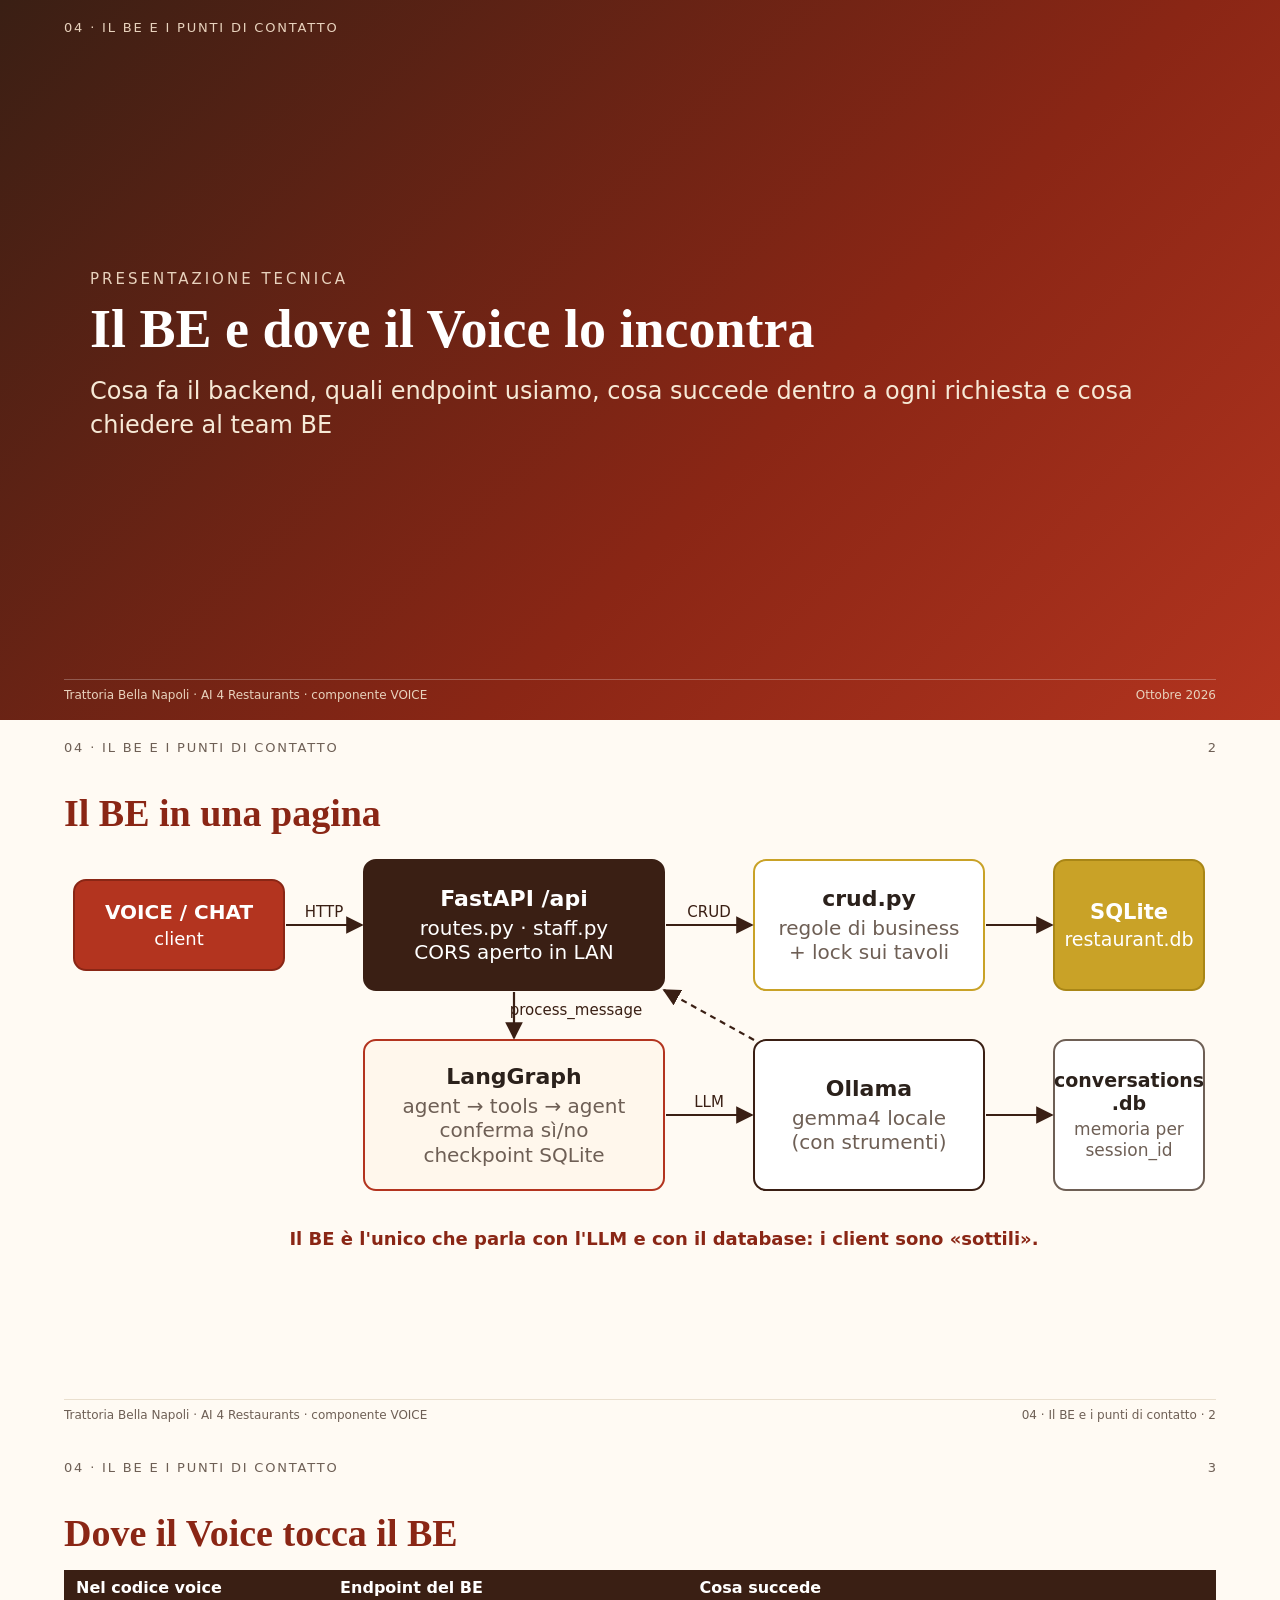
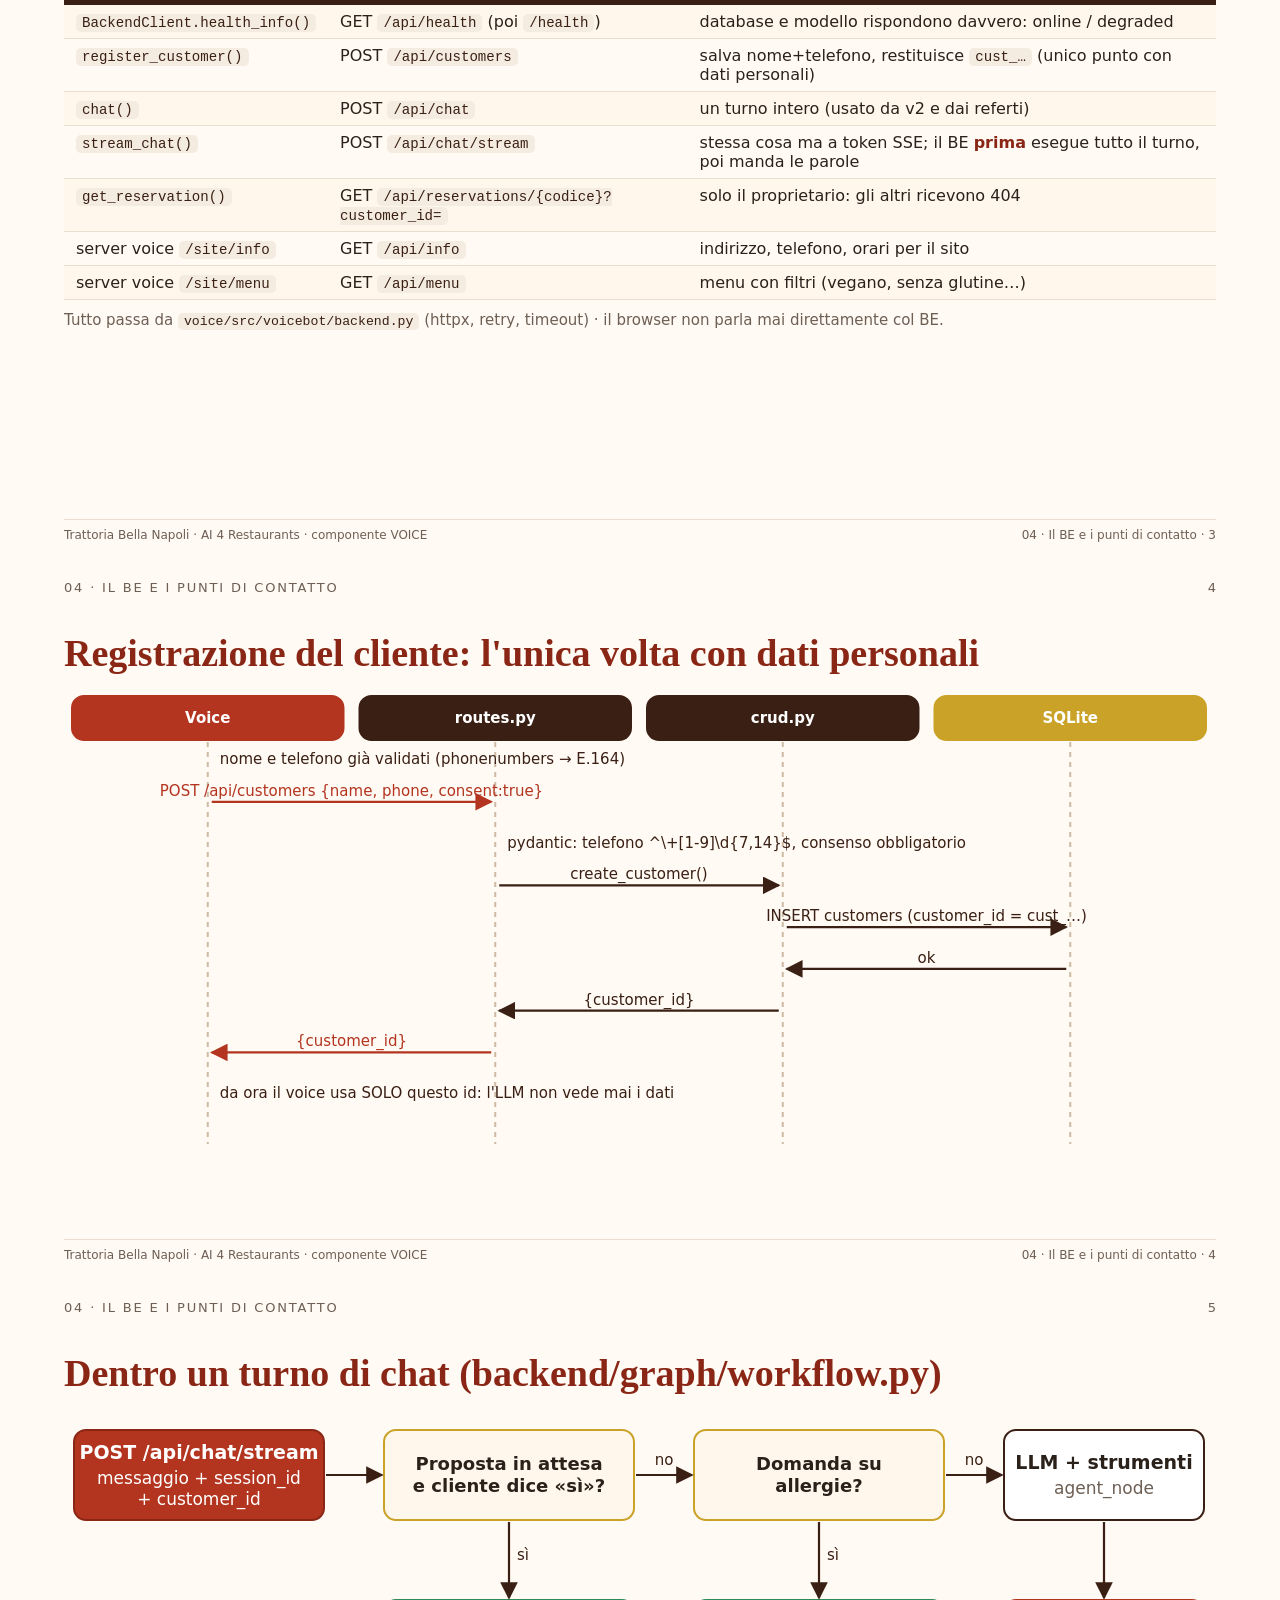
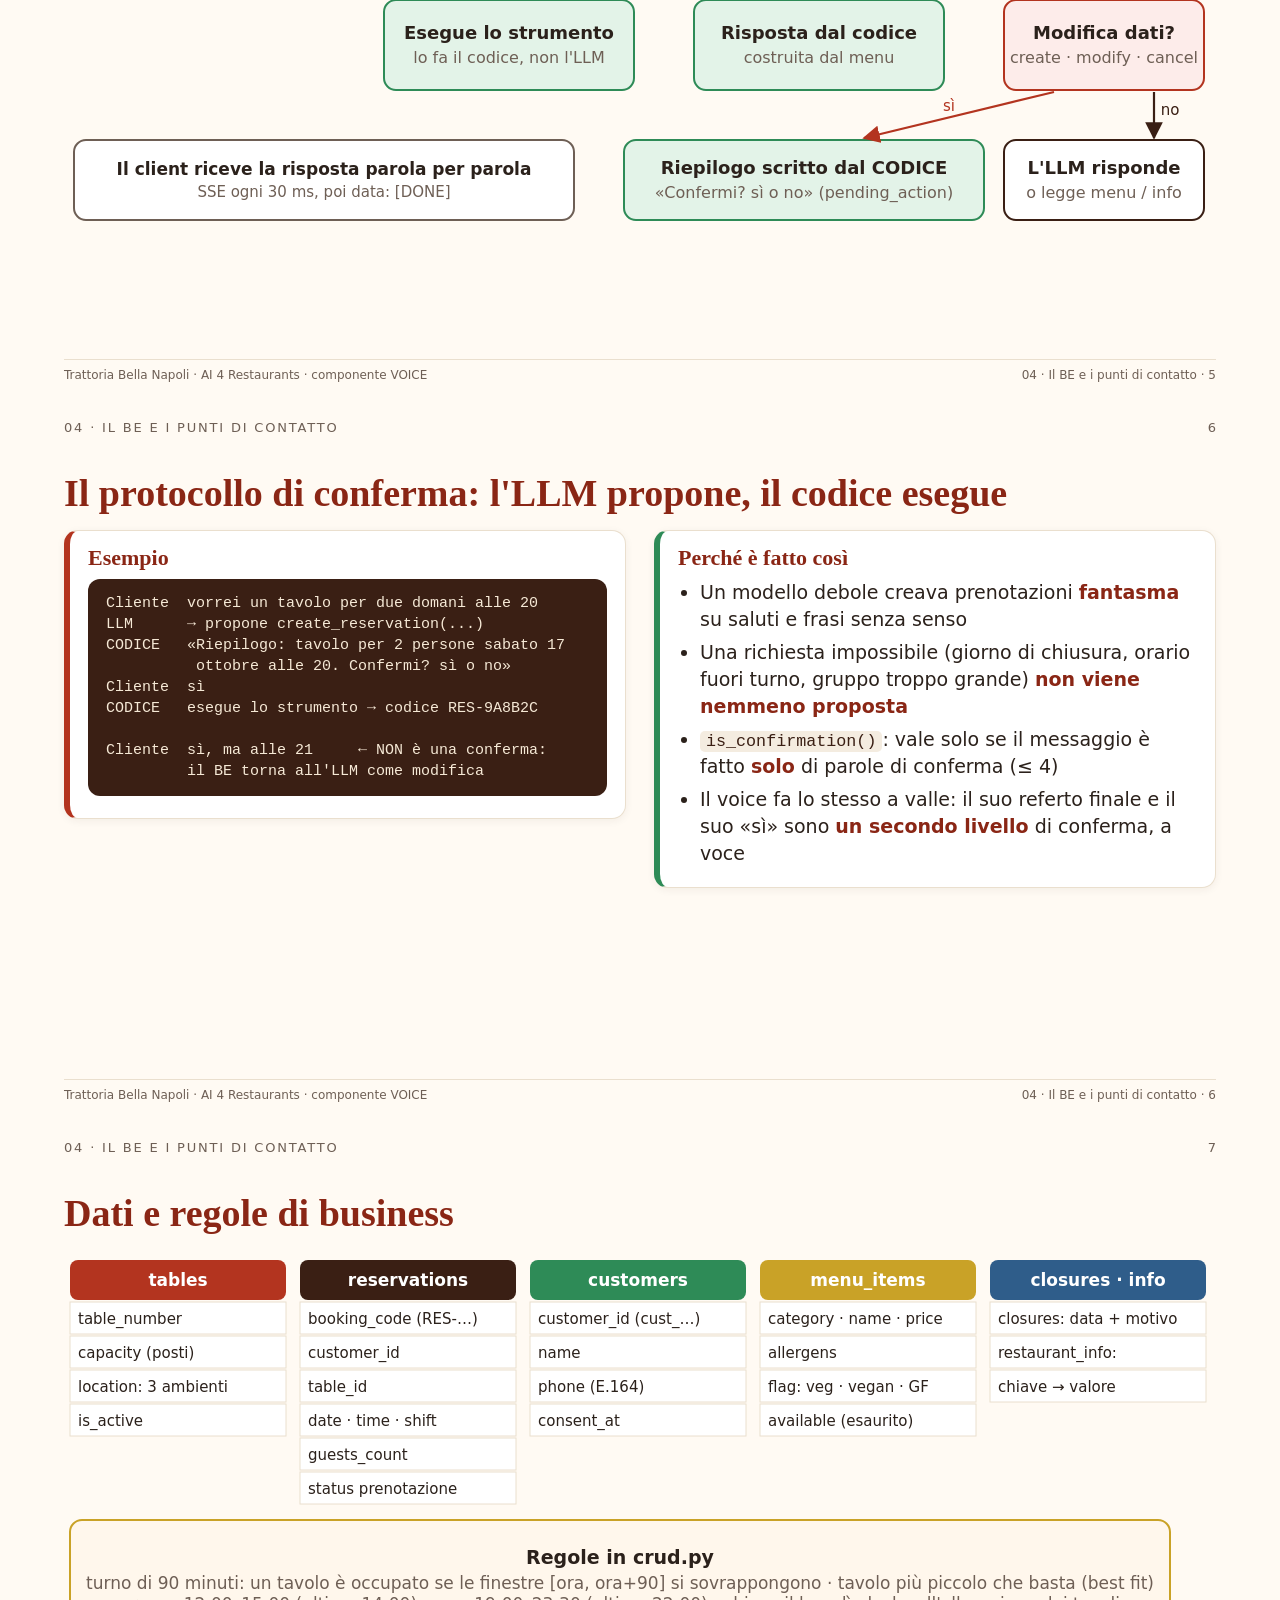
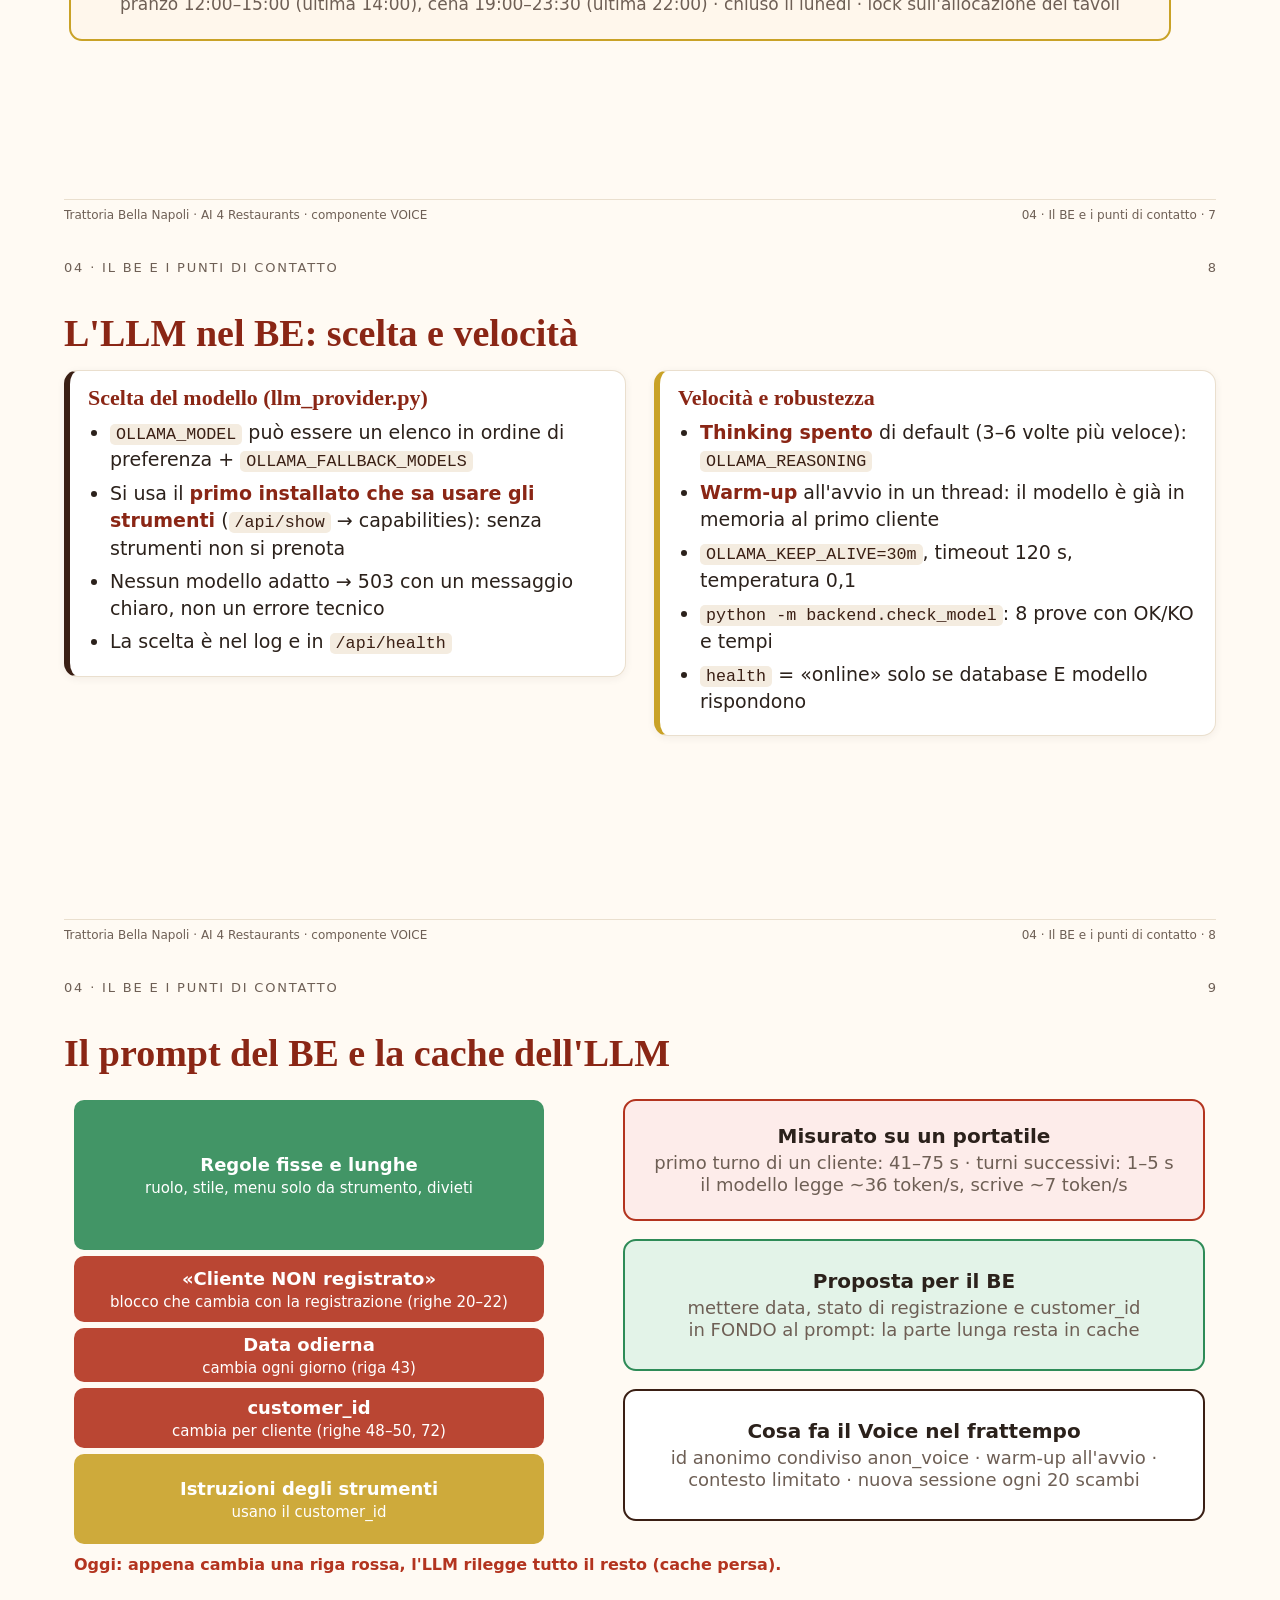
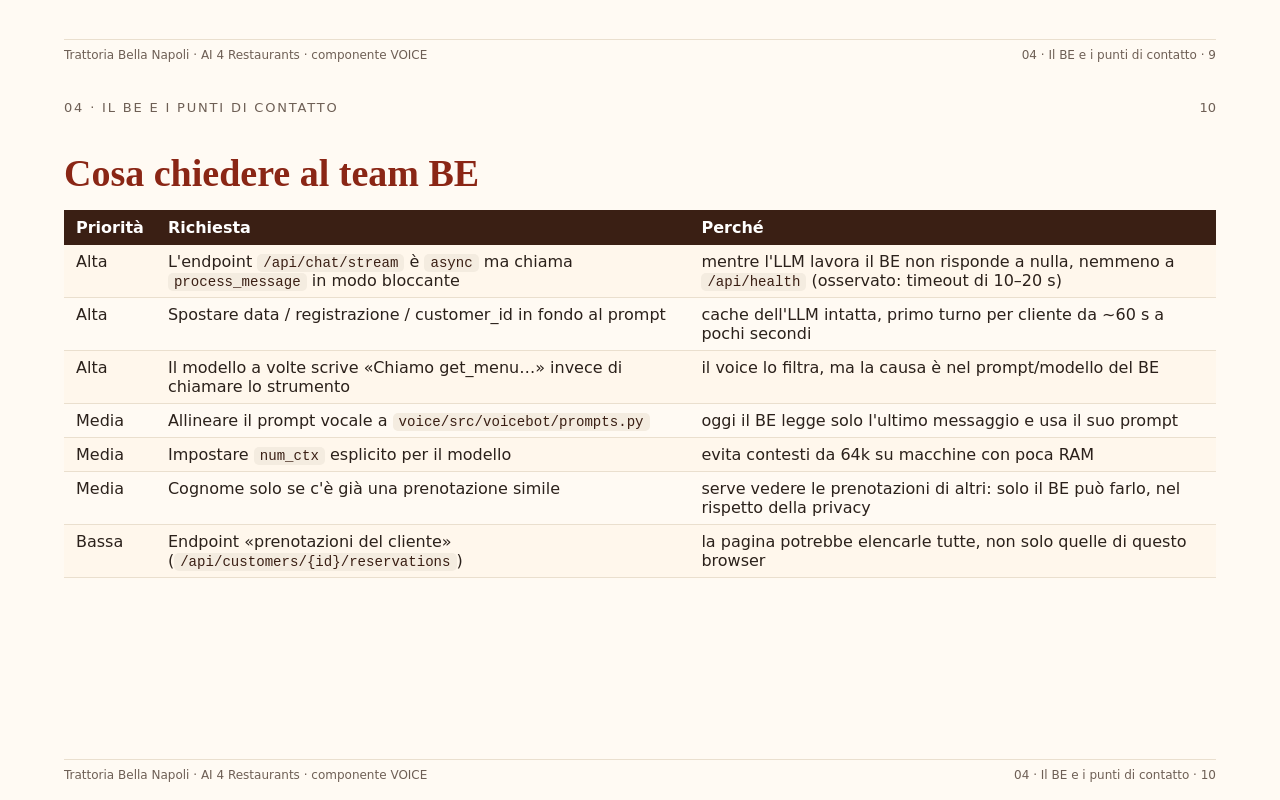
<file: docs/studio/voice/_sorgenti/04_il_be_e_i_punti_di_contatto.html>
<!doctype html><html lang="it"><head><meta charset="utf-8"><title>04 · Il BE e i punti di contatto</title><style>
@page { size: 1280px 720px; margin: 0; }
* { box-sizing: border-box; }
html, body { margin: 0; padding: 0; background: #fffaf3; color: #2b211b; font-family: "Segoe UI", system-ui, Arial, sans-serif; }
.slide { width: 1280px; height: 720px; position: relative; overflow: hidden; page-break-after: always; break-after: page;
  background: #fffaf3; padding: 46px 64px 54px; }
.slide:last-child { page-break-after: auto; break-after: auto; }
.tag { position: absolute; top: 20px; left: 64px; font-size: 13px; letter-spacing: .14em; text-transform: uppercase; color: #6e5f55; }
.num { position: absolute; top: 20px; right: 64px; font-size: 13px; color: #6e5f55; }
.foot { position: absolute; bottom: 18px; left: 64px; right: 64px; display: flex; justify-content: space-between; font-size: 12px; color: #6e5f55;
  border-top: 1px solid #eadfce; padding-top: 8px; }
h1 { font-family: Georgia, "Times New Roman", serif; font-size: 38px; margin: 26px 0 14px; color: #8a2615; line-height: 1.15; }
h2 { font-family: Georgia, serif; font-size: 22px; margin: 0 0 8px; color: #8a2615; }
p, li { font-size: 19px; line-height: 1.42; margin: 0 0 8px; }
ul { margin: 0; padding-left: 22px; }
li { margin-bottom: 6px; }
small, .small { font-size: 15px; color: #6e5f55; }
b, strong { color: #8a2615; }
code, .mono { font-family: Consolas, "Cascadia Mono", monospace; font-size: .88em; background: #f4ece0; padding: 1px 6px; border-radius: 5px; color: #3a1f14; }
pre { font-family: Consolas, monospace; font-size: 15px; line-height: 1.4; background: #3a1f14; color: #f6e9d6; padding: 14px 18px; border-radius: 12px; margin: 8px 0; white-space: pre-wrap; }
.cols { display: flex; gap: 28px; align-items: flex-start; }
.col { flex: 1; min-width: 0; }
.card { background: #fff; border: 1px solid #eadfce; border-radius: 14px; padding: 14px 18px; box-shadow: 0 2px 8px rgba(58,31,20,.06); }
.card.red { border-left: 6px solid #b3341f; } .card.gold { border-left: 6px solid #c9a227; }
.card.green { border-left: 6px solid #2e8b57; } .card.brown { border-left: 6px solid #3a1f14; } .card.blue { border-left: 6px solid #2f5d8a; }
.chip { display: inline-block; background: #f4ece0; color: #3a1f14; border-radius: 999px; padding: 3px 12px; font-size: 14px; margin: 0 6px 6px 0; }
.chip.red { background: #b3341f; color: #fff; } .chip.brown { background: #3a1f14; color: #fff; } .chip.green { background: #2e8b57; color: #fff; }
.chip.gold { background: #c9a227; color: #fff; }
table { border-collapse: collapse; width: 100%; font-size: 16px; }
th { text-align: left; background: #3a1f14; color: #fff; padding: 8px 12px; font-weight: 600; }
td { padding: 7px 12px; border-bottom: 1px solid #eadfce; vertical-align: top; }
tr:nth-child(even) td { background: #fff7ec; }
.big { font-family: Georgia, serif; font-size: 54px; color: #b3341f; line-height: 1; }
.kpi { text-align: center; } .kpi .lbl { font-size: 15px; color: #6e5f55; }
.cover { background: linear-gradient(135deg, #3a1f14 0%, #8a2615 60%, #b3341f 100%); color: #fff; padding: 0 90px; display: flex; flex-direction: column; justify-content: center; }
.cover h1 { color: #fff; font-size: 54px; margin: 10px 0 14px; } .cover p { color: #f6e9d6; font-size: 24px; }
.cover .tag, .cover .num, .cover .foot { color: #e8d2bd; border-color: rgba(255,255,255,.25); }
.problem { background: #fdecea; border: 1px solid #f0c4bd; border-radius: 12px; padding: 10px 16px; margin-bottom: 10px; }
.fix { background: #e3f3e8; border: 1px solid #b9dfc6; border-radius: 12px; padding: 10px 16px; }
.lbl-red { color: #8a2615; font-weight: 700; font-size: 14px; letter-spacing: .08em; text-transform: uppercase; }
.lbl-green { color: #1f6b3d; font-weight: 700; font-size: 14px; letter-spacing: .08em; text-transform: uppercase; }
svg text { font-family: "Segoe UI", system-ui, Arial, sans-serif; }
</style></head><body><section class="slide cover"><div class="tag">04 · Il BE e i punti di contatto</div><div style="font-size:15px;letter-spacing:.2em;text-transform:uppercase;color:#e8d2bd">Presentazione tecnica</div><h1>Il BE e dove il Voice lo incontra</h1><p>Cosa fa il backend, quali endpoint usiamo, cosa succede dentro a ogni richiesta e cosa chiedere al team BE</p><div class="foot"><span>Trattoria Bella Napoli · AI 4 Restaurants · componente VOICE</span><span>Ottobre 2026</span></div></section><section class="slide"><div class="tag">04 · Il BE e i punti di contatto</div><div class="num">2</div><h1>Il BE in una pagina</h1><svg xmlns="http://www.w3.org/2000/svg" width="1152" height="420" viewBox="0 0 1152 420"><defs><marker id="ah14" viewBox="0 0 10 10" refX="9" refY="5" markerWidth="8" markerHeight="8" orient="auto-start-reverse"><path d="M 0 0 L 10 5 L 0 10 z" fill="#3a1f14"/></marker><marker id="ahr14" viewBox="0 0 10 10" refX="9" refY="5" markerWidth="8" markerHeight="8" orient="auto-start-reverse"><path d="M 0 0 L 10 5 L 0 10 z" fill="#b3341f"/></marker></defs><rect x="10" y="30" width="210" height="90" rx="12" fill="#b3341f" stroke="#8a2615" stroke-width="2"/><text x="115.0" y="68.82" font-size="20" font-weight="600" text-anchor="middle" fill="#fff"><tspan x="115.0" dy="0.0">VOICE / CHAT</tspan></text><text x="115.0" y="95.22" font-size="18" font-weight="400" text-anchor="middle" fill="#fff"><tspan x="115.0" dy="0.0">client</tspan></text><rect x="300" y="10" width="300" height="130" rx="12" fill="#3a1f14" stroke="#3a1f14" stroke-width="2"/><text x="450.0" y="56.08" font-size="22" font-weight="600" text-anchor="middle" fill="#fff"><tspan x="450.0" dy="0.0">FastAPI  /api</tspan></text><text x="450.0" y="84.92" font-size="20" font-weight="400" text-anchor="middle" fill="#fff"><tspan x="450.0" dy="0.0">routes.py · staff.py</tspan><tspan x="450.0" dy="24.4">CORS aperto in LAN</tspan></text><rect x="300" y="190" width="300" height="150" rx="12" fill="#fff7ec" stroke="#b3341f" stroke-width="2"/><text x="450.0" y="233.88000000000002" font-size="22" font-weight="600" text-anchor="middle" fill="#2b211b"><tspan x="450.0" dy="0.0">LangGraph</tspan></text><text x="450.0" y="262.72" font-size="20" font-weight="400" text-anchor="middle" fill="#6e5f55"><tspan x="450.0" dy="0.0">agent → tools → agent</tspan><tspan x="450.0" dy="24.4">conferma sì/no</tspan><tspan x="450.0" dy="24.4">checkpoint SQLite</tspan></text><rect x="690" y="190" width="230" height="150" rx="12" fill="#fff" stroke="#3a1f14" stroke-width="2"/><text x="805.0" y="246.08" font-size="22" font-weight="600" text-anchor="middle" fill="#2b211b"><tspan x="805.0" dy="0.0">Ollama</tspan></text><text x="805.0" y="274.92" font-size="20" font-weight="400" text-anchor="middle" fill="#6e5f55"><tspan x="805.0" dy="0.0">gemma4 locale</tspan><tspan x="805.0" dy="24.4">(con strumenti)</tspan></text><rect x="690" y="10" width="230" height="130" rx="12" fill="#fff" stroke="#c9a227" stroke-width="2"/><text x="805.0" y="56.08" font-size="22" font-weight="600" text-anchor="middle" fill="#2b211b"><tspan x="805.0" dy="0.0">crud.py</tspan></text><text x="805.0" y="84.92" font-size="20" font-weight="400" text-anchor="middle" fill="#6e5f55"><tspan x="805.0" dy="0.0">regole di business</tspan><tspan x="805.0" dy="24.4">+ lock sui tavoli</tspan></text><rect x="990" y="10" width="150" height="130" rx="12" fill="#c9a227" stroke="#a98616" stroke-width="2"/><text x="1065.0" y="68.55" font-size="21" font-weight="600" text-anchor="middle" fill="#fff"><tspan x="1065.0" dy="0.0">SQLite</tspan></text><text x="1065.0" y="96.17" font-size="19" font-weight="400" text-anchor="middle" fill="#fff"><tspan x="1065.0" dy="0.0">restaurant.db</tspan></text><rect x="990" y="190" width="150" height="150" rx="12" fill="#fff" stroke="#6e5f55" stroke-width="2"/><text x="1065.0" y="237.13" font-size="19" font-weight="600" text-anchor="middle" fill="#2b211b"><tspan x="1065.0" dy="0.0">conversations</tspan><tspan x="1065.0" dy="23.2">.db</tspan></text><text x="1065.0" y="285.49" font-size="17" font-weight="400" text-anchor="middle" fill="#6e5f55"><tspan x="1065.0" dy="0.0">memoria per</tspan><tspan x="1065.0" dy="20.7">session_id</tspan></text><line x1="222" y1="75" x2="298" y2="75" stroke="#3a1f14" stroke-width="2.2" marker-end="url(#ah14)"/><text x="260.0" y="67.0" font-size="15" font-weight="500" text-anchor="middle" fill="#3a1f14"><tspan x="260.0" dy="0.0">HTTP</tspan></text><line x1="450" y1="142" x2="450" y2="188" stroke="#3a1f14" stroke-width="2.2" marker-end="url(#ah14)"/><text x="512.0" y="165.0" font-size="15" font-weight="500" text-anchor="middle" fill="#3a1f14"><tspan x="512.0" dy="0.0">process_message</tspan></text><line x1="602" y1="265" x2="688" y2="265" stroke="#3a1f14" stroke-width="2.2" marker-end="url(#ah14)"/><text x="645.0" y="257.0" font-size="15" font-weight="500" text-anchor="middle" fill="#3a1f14"><tspan x="645.0" dy="0.0">LLM</tspan></text><line x1="602" y1="75" x2="688" y2="75" stroke="#3a1f14" stroke-width="2.2" marker-end="url(#ah14)"/><text x="645.0" y="67.0" font-size="15" font-weight="500" text-anchor="middle" fill="#3a1f14"><tspan x="645.0" dy="0.0">CRUD</tspan></text><line x1="922" y1="75" x2="988" y2="75" stroke="#3a1f14" stroke-width="2.2" marker-end="url(#ah14)"/><line x1="922" y1="265" x2="988" y2="265" stroke="#3a1f14" stroke-width="2.2" marker-end="url(#ah14)"/><line x1="690" y1="190" x2="600" y2="140" stroke="#3a1f14" stroke-width="2.2" stroke-dasharray="6 5" marker-end="url(#ah14)"/><text x="600" y="395" font-size="18" font-weight="600" text-anchor="middle" fill="#8a2615"><tspan x="600" dy="0.0">Il BE è l'unico che parla con l'LLM e con il database: i client sono «sottili».</tspan></text></svg><div class="foot"><span>Trattoria Bella Napoli · AI 4 Restaurants · componente VOICE</span><span>04 · Il BE e i punti di contatto · 2</span></div></section><section class="slide"><div class="tag">04 · Il BE e i punti di contatto</div><div class="num">3</div><h1>Dove il Voice tocca il BE</h1><table><tr><th>Nel codice voice</th><th>Endpoint del BE</th><th>Cosa succede</th></tr><tr><td><code>BackendClient.health_info()</code></td><td>GET <code>/api/health</code> (poi <code>/health</code>)</td><td>database e modello rispondono davvero: online / degraded</td></tr><tr><td><code>register_customer()</code></td><td>POST <code>/api/customers</code></td><td>salva nome+telefono, restituisce <code>cust_…</code> (unico punto con dati personali)</td></tr><tr><td><code>chat()</code></td><td>POST <code>/api/chat</code></td><td>un turno intero (usato da v2 e dai referti)</td></tr><tr><td><code>stream_chat()</code></td><td>POST <code>/api/chat/stream</code></td><td>stessa cosa ma a token SSE; il BE <b>prima</b> esegue tutto il turno, poi manda le parole</td></tr><tr><td><code>get_reservation()</code></td><td>GET <code>/api/reservations/{codice}?customer_id=</code></td><td>solo il proprietario: gli altri ricevono 404</td></tr><tr><td>server voice <code>/site/info</code></td><td>GET <code>/api/info</code></td><td>indirizzo, telefono, orari per il sito</td></tr><tr><td>server voice <code>/site/menu</code></td><td>GET <code>/api/menu</code></td><td>menu con filtri (vegano, senza glutine…)</td></tr></table><p class="small" style="margin-top:10px">Tutto passa da <code>voice/src/voicebot/backend.py</code> (httpx, retry, timeout) · il browser non parla mai direttamente col BE.</p><div class="foot"><span>Trattoria Bella Napoli · AI 4 Restaurants · componente VOICE</span><span>04 · Il BE e i punti di contatto · 3</span></div></section><section class="slide"><div class="tag">04 · Il BE e i punti di contatto</div><div class="num">4</div><h1>Registrazione del cliente: l'unica volta con dati personali</h1><svg xmlns="http://www.w3.org/2000/svg" width="1150" height="460" viewBox="0 0 1150 460"><defs><marker id="ah15" viewBox="0 0 10 10" refX="9" refY="5" markerWidth="8" markerHeight="8" orient="auto-start-reverse"><path d="M 0 0 L 10 5 L 0 10 z" fill="#3a1f14"/></marker><marker id="ahr15" viewBox="0 0 10 10" refX="9" refY="5" markerWidth="8" markerHeight="8" orient="auto-start-reverse"><path d="M 0 0 L 10 5 L 0 10 z" fill="#b3341f"/></marker></defs><rect x="8.0" y="6" width="271.5" height="44" rx="12" fill="#b3341f" stroke="#b3341f" stroke-width="2"/><text x="143.75" y="33.1" font-size="15" font-weight="600" text-anchor="middle" fill="#fff"><tspan x="143.75" dy="0.0">Voice</tspan></text><line x1="143.75" y1="52" x2="143.75" y2="454" stroke="#cdbba5" stroke-width="2" stroke-dasharray="5 5"/><rect x="295.5" y="6" width="271.5" height="44" rx="12" fill="#3a1f14" stroke="#3a1f14" stroke-width="2"/><text x="431.25" y="33.1" font-size="15" font-weight="600" text-anchor="middle" fill="#fff"><tspan x="431.25" dy="0.0">routes.py</tspan></text><line x1="431.25" y1="52" x2="431.25" y2="454" stroke="#cdbba5" stroke-width="2" stroke-dasharray="5 5"/><rect x="583.0" y="6" width="271.5" height="44" rx="12" fill="#3a1f14" stroke="#3a1f14" stroke-width="2"/><text x="718.75" y="33.1" font-size="15" font-weight="600" text-anchor="middle" fill="#fff"><tspan x="718.75" dy="0.0">crud.py</tspan></text><line x1="718.75" y1="52" x2="718.75" y2="454" stroke="#cdbba5" stroke-width="2" stroke-dasharray="5 5"/><rect x="870.5" y="6" width="271.5" height="44" rx="12" fill="#c9a227" stroke="#c9a227" stroke-width="2"/><text x="1006.25" y="33.1" font-size="15" font-weight="600" text-anchor="middle" fill="#fff"><tspan x="1006.25" dy="0.0">SQLite</tspan></text><line x1="1006.25" y1="52" x2="1006.25" y2="454" stroke="#cdbba5" stroke-width="2" stroke-dasharray="5 5"/><text x="155.75" y="74.0" font-size="15" font-weight="500" text-anchor="start" fill="#3a1f14"><tspan x="155.75" dy="0.0">nome e telefono già validati (phonenumbers → E.164)</tspan></text><line x1="147.75" y1="111.77777777777777" x2="427.25" y2="111.77777777777777" stroke="#b3341f" stroke-width="2.2" marker-end="url(#ahr15)"/><text x="287.5" y="105.77777777777777" font-size="15" font-weight="500" text-anchor="middle" fill="#b3341f"><tspan x="287.5" dy="0.0">POST /api/customers {name, phone, consent:true}</tspan></text><text x="443.25" y="157.55555555555554" font-size="15" font-weight="500" text-anchor="start" fill="#3a1f14"><tspan x="443.25" dy="0.0">pydantic: telefono ^\+[1-9]\d{7,14}$, consenso obbligatorio</tspan></text><line x1="435.25" y1="195.33333333333334" x2="714.75" y2="195.33333333333334" stroke="#3a1f14" stroke-width="2.2" marker-end="url(#ah15)"/><text x="575.0" y="189.33333333333334" font-size="15" font-weight="500" text-anchor="middle" fill="#3a1f14"><tspan x="575.0" dy="0.0">create_customer()</tspan></text><line x1="722.75" y1="237.11111111111111" x2="1002.25" y2="237.11111111111111" stroke="#3a1f14" stroke-width="2.2" marker-end="url(#ah15)"/><text x="862.5" y="231.11111111111111" font-size="15" font-weight="500" text-anchor="middle" fill="#3a1f14"><tspan x="862.5" dy="0.0">INSERT customers (customer_id = cust_…)</tspan></text><line x1="1002.25" y1="278.8888888888889" x2="722.75" y2="278.8888888888889" stroke="#3a1f14" stroke-width="2.2" marker-end="url(#ah15)"/><text x="862.5" y="272.8888888888889" font-size="15" font-weight="500" text-anchor="middle" fill="#3a1f14"><tspan x="862.5" dy="0.0">ok</tspan></text><line x1="714.75" y1="320.6666666666667" x2="435.25" y2="320.6666666666667" stroke="#3a1f14" stroke-width="2.2" marker-end="url(#ah15)"/><text x="575.0" y="314.6666666666667" font-size="15" font-weight="500" text-anchor="middle" fill="#3a1f14"><tspan x="575.0" dy="0.0">{customer_id}</tspan></text><line x1="427.25" y1="362.44444444444446" x2="147.75" y2="362.44444444444446" stroke="#b3341f" stroke-width="2.2" marker-end="url(#ahr15)"/><text x="287.5" y="356.44444444444446" font-size="15" font-weight="500" text-anchor="middle" fill="#b3341f"><tspan x="287.5" dy="0.0">{customer_id}</tspan></text><text x="155.75" y="408.22222222222223" font-size="15" font-weight="500" text-anchor="start" fill="#3a1f14"><tspan x="155.75" dy="0.0">da ora il voice usa SOLO questo id: l'LLM non vede mai i dati</tspan></text></svg><div class="foot"><span>Trattoria Bella Napoli · AI 4 Restaurants · componente VOICE</span><span>04 · Il BE e i punti di contatto · 4</span></div></section><section class="slide"><div class="tag">04 · Il BE e i punti di contatto</div><div class="num">5</div><h1>Dentro un turno di chat (backend/graph/workflow.py)</h1><svg xmlns="http://www.w3.org/2000/svg" width="1152" height="430" viewBox="0 0 1152 430"><defs><marker id="ah16" viewBox="0 0 10 10" refX="9" refY="5" markerWidth="8" markerHeight="8" orient="auto-start-reverse"><path d="M 0 0 L 10 5 L 0 10 z" fill="#3a1f14"/></marker><marker id="ahr16" viewBox="0 0 10 10" refX="9" refY="5" markerWidth="8" markerHeight="8" orient="auto-start-reverse"><path d="M 0 0 L 10 5 L 0 10 z" fill="#b3341f"/></marker></defs><rect x="10" y="20" width="250" height="90" rx="12" fill="#b3341f" stroke="#8a2615" stroke-width="2"/><text x="135.0" y="48.72" font-size="19" font-weight="600" text-anchor="middle" fill="#fff"><tspan x="135.0" dy="0.0">POST /api/chat/stream</tspan></text><text x="135.0" y="73.9" font-size="17" font-weight="400" text-anchor="middle" fill="#fff"><tspan x="135.0" dy="0.0">messaggio + session_id</tspan><tspan x="135.0" dy="20.7">+ customer_id</tspan></text><rect x="320" y="20" width="250" height="90" rx="12" fill="#fff7ec" stroke="#c9a227" stroke-width="2"/><text x="445.0" y="60.14" font-size="18" font-weight="600" text-anchor="middle" fill="#2b211b"><tspan x="445.0" dy="0.0">Proposta in attesa</tspan><tspan x="445.0" dy="22.0">e cliente dice «sì»?</tspan></text><rect x="630" y="20" width="250" height="90" rx="12" fill="#fff7ec" stroke="#c9a227" stroke-width="2"/><text x="755.0" y="60.14" font-size="18" font-weight="600" text-anchor="middle" fill="#2b211b"><tspan x="755.0" dy="0.0">Domanda su</tspan><tspan x="755.0" dy="22.0">allergie?</tspan></text><rect x="940" y="20" width="200" height="90" rx="12" fill="#fff" stroke="#3a1f14" stroke-width="2"/><text x="1040.0" y="59.09" font-size="19" font-weight="600" text-anchor="middle" fill="#2b211b"><tspan x="1040.0" dy="0.0">LLM + strumenti</tspan></text><text x="1040.0" y="84.27000000000001" font-size="17" font-weight="400" text-anchor="middle" fill="#6e5f55"><tspan x="1040.0" dy="0.0">agent_node</tspan></text><line x1="262" y1="65" x2="318" y2="65" stroke="#3a1f14" stroke-width="2.2" marker-end="url(#ah16)"/><line x1="572" y1="65" x2="628" y2="65" stroke="#3a1f14" stroke-width="2.2" marker-end="url(#ah16)"/><text x="600.0" y="55.0" font-size="15" font-weight="500" text-anchor="middle" fill="#3a1f14"><tspan x="600.0" dy="0.0">no</tspan></text><line x1="882" y1="65" x2="938" y2="65" stroke="#3a1f14" stroke-width="2.2" marker-end="url(#ah16)"/><text x="910.0" y="55.0" font-size="15" font-weight="500" text-anchor="middle" fill="#3a1f14"><tspan x="910.0" dy="0.0">no</tspan></text><rect x="320" y="190" width="250" height="90" rx="12" fill="#e3f3e8" stroke="#2e8b57" stroke-width="2"/><text x="445.0" y="229.35999999999999" font-size="18" font-weight="600" text-anchor="middle" fill="#2b211b"><tspan x="445.0" dy="0.0">Esegue lo strumento</tspan></text><text x="445.0" y="253.32" font-size="16" font-weight="400" text-anchor="middle" fill="#6e5f55"><tspan x="445.0" dy="0.0">lo fa il codice, non l'LLM</tspan></text><rect x="630" y="190" width="250" height="90" rx="12" fill="#e3f3e8" stroke="#2e8b57" stroke-width="2"/><text x="755.0" y="229.35999999999999" font-size="18" font-weight="600" text-anchor="middle" fill="#2b211b"><tspan x="755.0" dy="0.0">Risposta dal codice</tspan></text><text x="755.0" y="253.32" font-size="16" font-weight="400" text-anchor="middle" fill="#6e5f55"><tspan x="755.0" dy="0.0">costruita dal menu</tspan></text><line x1="445" y1="112" x2="445" y2="188" stroke="#3a1f14" stroke-width="2.2" marker-end="url(#ah16)"/><text x="459.0" y="150.0" font-size="15" font-weight="500" text-anchor="middle" fill="#3a1f14"><tspan x="459.0" dy="0.0">sì</tspan></text><line x1="755" y1="112" x2="755" y2="188" stroke="#3a1f14" stroke-width="2.2" marker-end="url(#ah16)"/><text x="769.0" y="150.0" font-size="15" font-weight="500" text-anchor="middle" fill="#3a1f14"><tspan x="769.0" dy="0.0">sì</tspan></text><rect x="940" y="190" width="200" height="90" rx="12" fill="#fdecea" stroke="#b3341f" stroke-width="2"/><text x="1040.0" y="229.35999999999999" font-size="18" font-weight="600" text-anchor="middle" fill="#2b211b"><tspan x="1040.0" dy="0.0">Modifica dati?</tspan></text><text x="1040.0" y="253.32" font-size="16" font-weight="400" text-anchor="middle" fill="#6e5f55"><tspan x="1040.0" dy="0.0">create · modify · cancel</tspan></text><line x1="1040" y1="112" x2="1040" y2="188" stroke="#3a1f14" stroke-width="2.2" marker-end="url(#ah16)"/><rect x="560" y="330" width="360" height="80" rx="12" fill="#e3f3e8" stroke="#2e8b57" stroke-width="2"/><text x="740.0" y="364.36" font-size="18" font-weight="600" text-anchor="middle" fill="#2b211b"><tspan x="740.0" dy="0.0">Riepilogo scritto dal CODICE</tspan></text><text x="740.0" y="388.32" font-size="16" font-weight="400" text-anchor="middle" fill="#6e5f55"><tspan x="740.0" dy="0.0">«Confermi? sì o no» (pending_action)</tspan></text><rect x="940" y="330" width="200" height="80" rx="12" fill="#fff" stroke="#3a1f14" stroke-width="2"/><text x="1040.0" y="364.36" font-size="18" font-weight="600" text-anchor="middle" fill="#2b211b"><tspan x="1040.0" dy="0.0">L'LLM risponde</tspan></text><text x="1040.0" y="388.32" font-size="16" font-weight="400" text-anchor="middle" fill="#6e5f55"><tspan x="1040.0" dy="0.0">o legge menu / info</tspan></text><line x1="990" y1="282" x2="800" y2="328" stroke="#b3341f" stroke-width="2.2" marker-end="url(#ahr16)"/><text x="885.0" y="301.0" font-size="15" font-weight="500" text-anchor="middle" fill="#b3341f"><tspan x="885.0" dy="0.0">sì</tspan></text><line x1="1090" y1="282" x2="1090" y2="328" stroke="#3a1f14" stroke-width="2.2" marker-end="url(#ah16)"/><text x="1106.0" y="305.0" font-size="15" font-weight="500" text-anchor="middle" fill="#3a1f14"><tspan x="1106.0" dy="0.0">no</tspan></text><rect x="10" y="330" width="500" height="80" rx="12" fill="#fff" stroke="#6e5f55" stroke-width="2"/><text x="260.0" y="364.63" font-size="17" font-weight="600" text-anchor="middle" fill="#2b211b"><tspan x="260.0" dy="0.0">Il client riceve la risposta parola per parola</tspan></text><text x="260.0" y="387.37" font-size="15" font-weight="400" text-anchor="middle" fill="#6e5f55"><tspan x="260.0" dy="0.0">SSE ogni 30 ms, poi data: [DONE]</tspan></text></svg><div class="foot"><span>Trattoria Bella Napoli · AI 4 Restaurants · componente VOICE</span><span>04 · Il BE e i punti di contatto · 5</span></div></section><section class="slide"><div class="tag">04 · Il BE e i punti di contatto</div><div class="num">6</div><h1>Il protocollo di conferma: l'LLM propone, il codice esegue</h1><div class="cols"><div class="col card red"><h2>Esempio</h2><pre>Cliente  vorrei un tavolo per due domani alle 20
LLM      → propone create_reservation(...)
CODICE   «Riepilogo: tavolo per 2 persone sabato 17
          ottobre alle 20. Confermi? sì o no»
Cliente  sì
CODICE   esegue lo strumento → codice RES-9A8B2C

Cliente  sì, ma alle 21     ← NON è una conferma:
         il BE torna all'LLM come modifica</pre></div><div class="col card green"><h2>Perché è fatto così</h2><ul><li>Un modello debole creava prenotazioni <b>fantasma</b> su saluti e frasi senza senso</li><li>Una richiesta impossibile (giorno di chiusura, orario fuori turno, gruppo troppo grande) <b>non viene nemmeno proposta</b></li><li><code>is_confirmation()</code>: vale solo se il messaggio è fatto <b>solo</b> di parole di conferma (≤ 4)</li><li>Il voice fa lo stesso a valle: il suo referto finale e il suo «sì» sono <b>un secondo livello</b> di conferma, a voce</li></ul></div></div><div class="foot"><span>Trattoria Bella Napoli · AI 4 Restaurants · componente VOICE</span><span>04 · Il BE e i punti di contatto · 6</span></div></section><section class="slide"><div class="tag">04 · Il BE e i punti di contatto</div><div class="num">7</div><h1>Dati e regole di business</h1><svg xmlns="http://www.w3.org/2000/svg" width="1152" height="410" viewBox="0 0 1152 410"><defs><marker id="ah17" viewBox="0 0 10 10" refX="9" refY="5" markerWidth="8" markerHeight="8" orient="auto-start-reverse"><path d="M 0 0 L 10 5 L 0 10 z" fill="#3a1f14"/></marker><marker id="ahr17" viewBox="0 0 10 10" refX="9" refY="5" markerWidth="8" markerHeight="8" orient="auto-start-reverse"><path d="M 0 0 L 10 5 L 0 10 z" fill="#b3341f"/></marker></defs><rect x="6" y="10" width="216" height="40" rx="8" fill="#b3341f"/><text x="114" y="36" font-size="17" font-weight="700" text-anchor="middle" fill="#fff"><tspan x="114" dy="0.0">tables</tspan></text><rect x="6" y="52" width="216" height="32" fill="#fff" stroke="#eadfce"/><text x="14" y="74" font-size="15" font-weight="400" text-anchor="start" fill="#2b211b"><tspan x="14" dy="0.0">table_number</tspan></text><rect x="6" y="86" width="216" height="32" fill="#fff" stroke="#eadfce"/><text x="14" y="108" font-size="15" font-weight="400" text-anchor="start" fill="#2b211b"><tspan x="14" dy="0.0">capacity (posti)</tspan></text><rect x="6" y="120" width="216" height="32" fill="#fff" stroke="#eadfce"/><text x="14" y="142" font-size="15" font-weight="400" text-anchor="start" fill="#2b211b"><tspan x="14" dy="0.0">location: 3 ambienti</tspan></text><rect x="6" y="154" width="216" height="32" fill="#fff" stroke="#eadfce"/><text x="14" y="176" font-size="15" font-weight="400" text-anchor="start" fill="#2b211b"><tspan x="14" dy="0.0">is_active</tspan></text><rect x="236" y="10" width="216" height="40" rx="8" fill="#3a1f14"/><text x="344" y="36" font-size="17" font-weight="700" text-anchor="middle" fill="#fff"><tspan x="344" dy="0.0">reservations</tspan></text><rect x="236" y="52" width="216" height="32" fill="#fff" stroke="#eadfce"/><text x="244" y="74" font-size="15" font-weight="400" text-anchor="start" fill="#2b211b"><tspan x="244" dy="0.0">booking_code (RES-…)</tspan></text><rect x="236" y="86" width="216" height="32" fill="#fff" stroke="#eadfce"/><text x="244" y="108" font-size="15" font-weight="400" text-anchor="start" fill="#2b211b"><tspan x="244" dy="0.0">customer_id</tspan></text><rect x="236" y="120" width="216" height="32" fill="#fff" stroke="#eadfce"/><text x="244" y="142" font-size="15" font-weight="400" text-anchor="start" fill="#2b211b"><tspan x="244" dy="0.0">table_id</tspan></text><rect x="236" y="154" width="216" height="32" fill="#fff" stroke="#eadfce"/><text x="244" y="176" font-size="15" font-weight="400" text-anchor="start" fill="#2b211b"><tspan x="244" dy="0.0">date · time · shift</tspan></text><rect x="236" y="188" width="216" height="32" fill="#fff" stroke="#eadfce"/><text x="244" y="210" font-size="15" font-weight="400" text-anchor="start" fill="#2b211b"><tspan x="244" dy="0.0">guests_count</tspan></text><rect x="236" y="222" width="216" height="32" fill="#fff" stroke="#eadfce"/><text x="244" y="244" font-size="15" font-weight="400" text-anchor="start" fill="#2b211b"><tspan x="244" dy="0.0">status prenotazione</tspan></text><rect x="466" y="10" width="216" height="40" rx="8" fill="#2e8b57"/><text x="574" y="36" font-size="17" font-weight="700" text-anchor="middle" fill="#fff"><tspan x="574" dy="0.0">customers</tspan></text><rect x="466" y="52" width="216" height="32" fill="#fff" stroke="#eadfce"/><text x="474" y="74" font-size="15" font-weight="400" text-anchor="start" fill="#2b211b"><tspan x="474" dy="0.0">customer_id (cust_…)</tspan></text><rect x="466" y="86" width="216" height="32" fill="#fff" stroke="#eadfce"/><text x="474" y="108" font-size="15" font-weight="400" text-anchor="start" fill="#2b211b"><tspan x="474" dy="0.0">name</tspan></text><rect x="466" y="120" width="216" height="32" fill="#fff" stroke="#eadfce"/><text x="474" y="142" font-size="15" font-weight="400" text-anchor="start" fill="#2b211b"><tspan x="474" dy="0.0">phone (E.164)</tspan></text><rect x="466" y="154" width="216" height="32" fill="#fff" stroke="#eadfce"/><text x="474" y="176" font-size="15" font-weight="400" text-anchor="start" fill="#2b211b"><tspan x="474" dy="0.0">consent_at</tspan></text><rect x="696" y="10" width="216" height="40" rx="8" fill="#c9a227"/><text x="804" y="36" font-size="17" font-weight="700" text-anchor="middle" fill="#fff"><tspan x="804" dy="0.0">menu_items</tspan></text><rect x="696" y="52" width="216" height="32" fill="#fff" stroke="#eadfce"/><text x="704" y="74" font-size="15" font-weight="400" text-anchor="start" fill="#2b211b"><tspan x="704" dy="0.0">category · name · price</tspan></text><rect x="696" y="86" width="216" height="32" fill="#fff" stroke="#eadfce"/><text x="704" y="108" font-size="15" font-weight="400" text-anchor="start" fill="#2b211b"><tspan x="704" dy="0.0">allergens</tspan></text><rect x="696" y="120" width="216" height="32" fill="#fff" stroke="#eadfce"/><text x="704" y="142" font-size="15" font-weight="400" text-anchor="start" fill="#2b211b"><tspan x="704" dy="0.0">flag: veg · vegan · GF</tspan></text><rect x="696" y="154" width="216" height="32" fill="#fff" stroke="#eadfce"/><text x="704" y="176" font-size="15" font-weight="400" text-anchor="start" fill="#2b211b"><tspan x="704" dy="0.0">available (esaurito)</tspan></text><rect x="926" y="10" width="216" height="40" rx="8" fill="#2f5d8a"/><text x="1034" y="36" font-size="17" font-weight="700" text-anchor="middle" fill="#fff"><tspan x="1034" dy="0.0">closures · info</tspan></text><rect x="926" y="52" width="216" height="32" fill="#fff" stroke="#eadfce"/><text x="934" y="74" font-size="15" font-weight="400" text-anchor="start" fill="#2b211b"><tspan x="934" dy="0.0">closures: data + motivo</tspan></text><rect x="926" y="86" width="216" height="32" fill="#fff" stroke="#eadfce"/><text x="934" y="108" font-size="15" font-weight="400" text-anchor="start" fill="#2b211b"><tspan x="934" dy="0.0">restaurant_info:</tspan></text><rect x="926" y="120" width="216" height="32" fill="#fff" stroke="#eadfce"/><text x="934" y="142" font-size="15" font-weight="400" text-anchor="start" fill="#2b211b"><tspan x="934" dy="0.0">chiave → valore</tspan></text><rect x="6" y="270" width="1100" height="120" rx="12" fill="#fff7ec" stroke="#c9a227" stroke-width="2"/><text x="556.0" y="313.72" font-size="19" font-weight="600" text-anchor="middle" fill="#2b211b"><tspan x="556.0" dy="0.0">Regole in crud.py</tspan></text><text x="556.0" y="338.90000000000003" font-size="17" font-weight="400" text-anchor="middle" fill="#6e5f55"><tspan x="556.0" dy="0.0">turno di 90 minuti: un tavolo è occupato se le finestre [ora, ora+90] si sovrappongono · tavolo più piccolo che basta (best fit)</tspan><tspan x="556.0" dy="20.7">pranzo 12:00–15:00 (ultima 14:00), cena 19:00–23:30 (ultima 22:00) · chiuso il lunedì · lock sull'allocazione dei tavoli</tspan></text></svg><div class="foot"><span>Trattoria Bella Napoli · AI 4 Restaurants · componente VOICE</span><span>04 · Il BE e i punti di contatto · 7</span></div></section><section class="slide"><div class="tag">04 · Il BE e i punti di contatto</div><div class="num">8</div><h1>L'LLM nel BE: scelta e velocità</h1><div class="cols"><div class="col card brown"><h2>Scelta del modello (llm_provider.py)</h2><ul><li><code>OLLAMA_MODEL</code> può essere un elenco in ordine di preferenza + <code>OLLAMA_FALLBACK_MODELS</code></li><li>Si usa il <b>primo installato che sa usare gli strumenti</b> (<code>/api/show</code> → capabilities): senza strumenti non si prenota</li><li>Nessun modello adatto → 503 con un messaggio chiaro, non un errore tecnico</li><li>La scelta è nel log e in <code>/api/health</code></li></ul></div><div class="col card gold"><h2>Velocità e robustezza</h2><ul><li><b>Thinking spento</b> di default (3–6 volte più veloce): <code>OLLAMA_REASONING</code></li><li><b>Warm-up</b> all'avvio in un thread: il modello è già in memoria al primo cliente</li><li><code>OLLAMA_KEEP_ALIVE=30m</code>, timeout 120 s, temperatura 0,1</li><li><code>python -m backend.check_model</code>: 8 prove con OK/KO e tempi</li><li><code>health</code> = «online» solo se database E modello rispondono</li></ul></div></div><div class="foot"><span>Trattoria Bella Napoli · AI 4 Restaurants · componente VOICE</span><span>04 · Il BE e i punti di contatto · 8</span></div></section><section class="slide"><div class="tag">04 · Il BE e i punti di contatto</div><div class="num">9</div><h1>Il prompt del BE e la cache dell'LLM</h1><svg xmlns="http://www.w3.org/2000/svg" width="1152" height="505" viewBox="0 0 1152 505"><defs><marker id="ah18" viewBox="0 0 10 10" refX="9" refY="5" markerWidth="8" markerHeight="8" orient="auto-start-reverse"><path d="M 0 0 L 10 5 L 0 10 z" fill="#3a1f14"/></marker><marker id="ahr18" viewBox="0 0 10 10" refX="9" refY="5" markerWidth="8" markerHeight="8" orient="auto-start-reverse"><path d="M 0 0 L 10 5 L 0 10 z" fill="#b3341f"/></marker></defs><rect x="10" y="10" width="470" height="150" rx="10" fill="#2e8b57" opacity="0.9"/><text x="245" y="81.0" font-size="18" font-weight="700" text-anchor="middle" fill="#fff"><tspan x="245" dy="0.0">Regole fisse e lunghe</tspan></text><text x="245" y="103.0" font-size="15" font-weight="400" text-anchor="middle" fill="#fff"><tspan x="245" dy="0.0">ruolo, stile, menu solo da strumento, divieti</tspan></text><rect x="10" y="166" width="470" height="66" rx="10" fill="#b3341f" opacity="0.9"/><text x="245" y="195.0" font-size="18" font-weight="700" text-anchor="middle" fill="#fff"><tspan x="245" dy="0.0">«Cliente NON registrato»</tspan></text><text x="245" y="217.0" font-size="15" font-weight="400" text-anchor="middle" fill="#fff"><tspan x="245" dy="0.0">blocco che cambia con la registrazione (righe 20–22)</tspan></text><rect x="10" y="238" width="470" height="54" rx="10" fill="#b3341f" opacity="0.9"/><text x="245" y="261.0" font-size="18" font-weight="700" text-anchor="middle" fill="#fff"><tspan x="245" dy="0.0">Data odierna</tspan></text><text x="245" y="283.0" font-size="15" font-weight="400" text-anchor="middle" fill="#fff"><tspan x="245" dy="0.0">cambia ogni giorno (riga 43)</tspan></text><rect x="10" y="298" width="470" height="60" rx="10" fill="#b3341f" opacity="0.9"/><text x="245" y="324.0" font-size="18" font-weight="700" text-anchor="middle" fill="#fff"><tspan x="245" dy="0.0">customer_id</tspan></text><text x="245" y="346.0" font-size="15" font-weight="400" text-anchor="middle" fill="#fff"><tspan x="245" dy="0.0">cambia per cliente (righe 48–50, 72)</tspan></text><rect x="10" y="364" width="470" height="90" rx="10" fill="#c9a227" opacity="0.9"/><text x="245" y="405.0" font-size="18" font-weight="700" text-anchor="middle" fill="#fff"><tspan x="245" dy="0.0">Istruzioni degli strumenti</tspan></text><text x="245" y="427.0" font-size="15" font-weight="400" text-anchor="middle" fill="#fff"><tspan x="245" dy="0.0">usano il customer_id</tspan></text><text x="10" y="480" font-size="16" font-weight="600" text-anchor="start" fill="#b3341f"><tspan x="10" dy="0.0">Oggi: appena cambia una riga rossa, l'LLM rilegge tutto il resto (cache persa).</tspan></text><rect x="560" y="10" width="580" height="120" rx="12" fill="#fdecea" stroke="#b3341f" stroke-width="2"/><text x="850.0" y="52.84" font-size="20" font-weight="600" text-anchor="middle" fill="#2b211b"><tspan x="850.0" dy="0.0">Misurato su un portatile</tspan></text><text x="850.0" y="79.24000000000001" font-size="18" font-weight="400" text-anchor="middle" fill="#6e5f55"><tspan x="850.0" dy="0.0">primo turno di un cliente: 41–75 s · turni successivi: 1–5 s</tspan><tspan x="850.0" dy="22.0">il modello legge ~36 token/s, scrive ~7 token/s</tspan></text><rect x="560" y="150" width="580" height="130" rx="12" fill="#e3f3e8" stroke="#2e8b57" stroke-width="2"/><text x="850.0" y="197.84" font-size="20" font-weight="600" text-anchor="middle" fill="#2b211b"><tspan x="850.0" dy="0.0">Proposta per il BE</tspan></text><text x="850.0" y="224.24" font-size="18" font-weight="400" text-anchor="middle" fill="#6e5f55"><tspan x="850.0" dy="0.0">mettere data, stato di registrazione e customer_id</tspan><tspan x="850.0" dy="22.0">in FONDO al prompt: la parte lunga resta in cache</tspan></text><rect x="560" y="300" width="580" height="130" rx="12" fill="#fff" stroke="#3a1f14" stroke-width="2"/><text x="850.0" y="347.84000000000003" font-size="20" font-weight="600" text-anchor="middle" fill="#2b211b"><tspan x="850.0" dy="0.0">Cosa fa il Voice nel frattempo</tspan></text><text x="850.0" y="374.24" font-size="18" font-weight="400" text-anchor="middle" fill="#6e5f55"><tspan x="850.0" dy="0.0">id anonimo condiviso anon_voice · warm-up all'avvio ·</tspan><tspan x="850.0" dy="22.0">contesto limitato · nuova sessione ogni 20 scambi</tspan></text></svg><div class="foot"><span>Trattoria Bella Napoli · AI 4 Restaurants · componente VOICE</span><span>04 · Il BE e i punti di contatto · 9</span></div></section><section class="slide"><div class="tag">04 · Il BE e i punti di contatto</div><div class="num">10</div><h1>Cosa chiedere al team BE</h1><table><tr><th>Priorità</th><th>Richiesta</th><th>Perché</th></tr><tr><td>Alta</td><td>L'endpoint <code>/api/chat/stream</code> è <code>async</code> ma chiama <code>process_message</code> in modo bloccante</td><td>mentre l'LLM lavora il BE non risponde a nulla, nemmeno a <code>/api/health</code> (osservato: timeout di 10–20 s)</td></tr><tr><td>Alta</td><td>Spostare data / registrazione / customer_id in fondo al prompt</td><td>cache dell'LLM intatta, primo turno per cliente da ~60 s a pochi secondi</td></tr><tr><td>Alta</td><td>Il modello a volte scrive «Chiamo get_menu…» invece di chiamare lo strumento</td><td>il voice lo filtra, ma la causa è nel prompt/modello del BE</td></tr><tr><td>Media</td><td>Allineare il prompt vocale a <code>voice/src/voicebot/prompts.py</code></td><td>oggi il BE legge solo l'ultimo messaggio e usa il suo prompt</td></tr><tr><td>Media</td><td>Impostare <code>num_ctx</code> esplicito per il modello</td><td>evita contesti da 64k su macchine con poca RAM</td></tr><tr><td>Media</td><td>Cognome solo se c'è già una prenotazione simile</td><td>serve vedere le prenotazioni di altri: solo il BE può farlo, nel rispetto della privacy</td></tr><tr><td>Bassa</td><td>Endpoint «prenotazioni del cliente» (<code>/api/customers/{id}/reservations</code>)</td><td>la pagina potrebbe elencarle tutte, non solo quelle di questo browser</td></tr></table><div class="foot"><span>Trattoria Bella Napoli · AI 4 Restaurants · componente VOICE</span><span>04 · Il BE e i punti di contatto · 10</span></div></section><script>var m=location.hash.match(/s([0-9]+)/);if(m){document.querySelectorAll(".slide").forEach(function(s,i){s.style.display=(i==+m[1]-1)?"block":"none";});}</script></body></html>
</file>
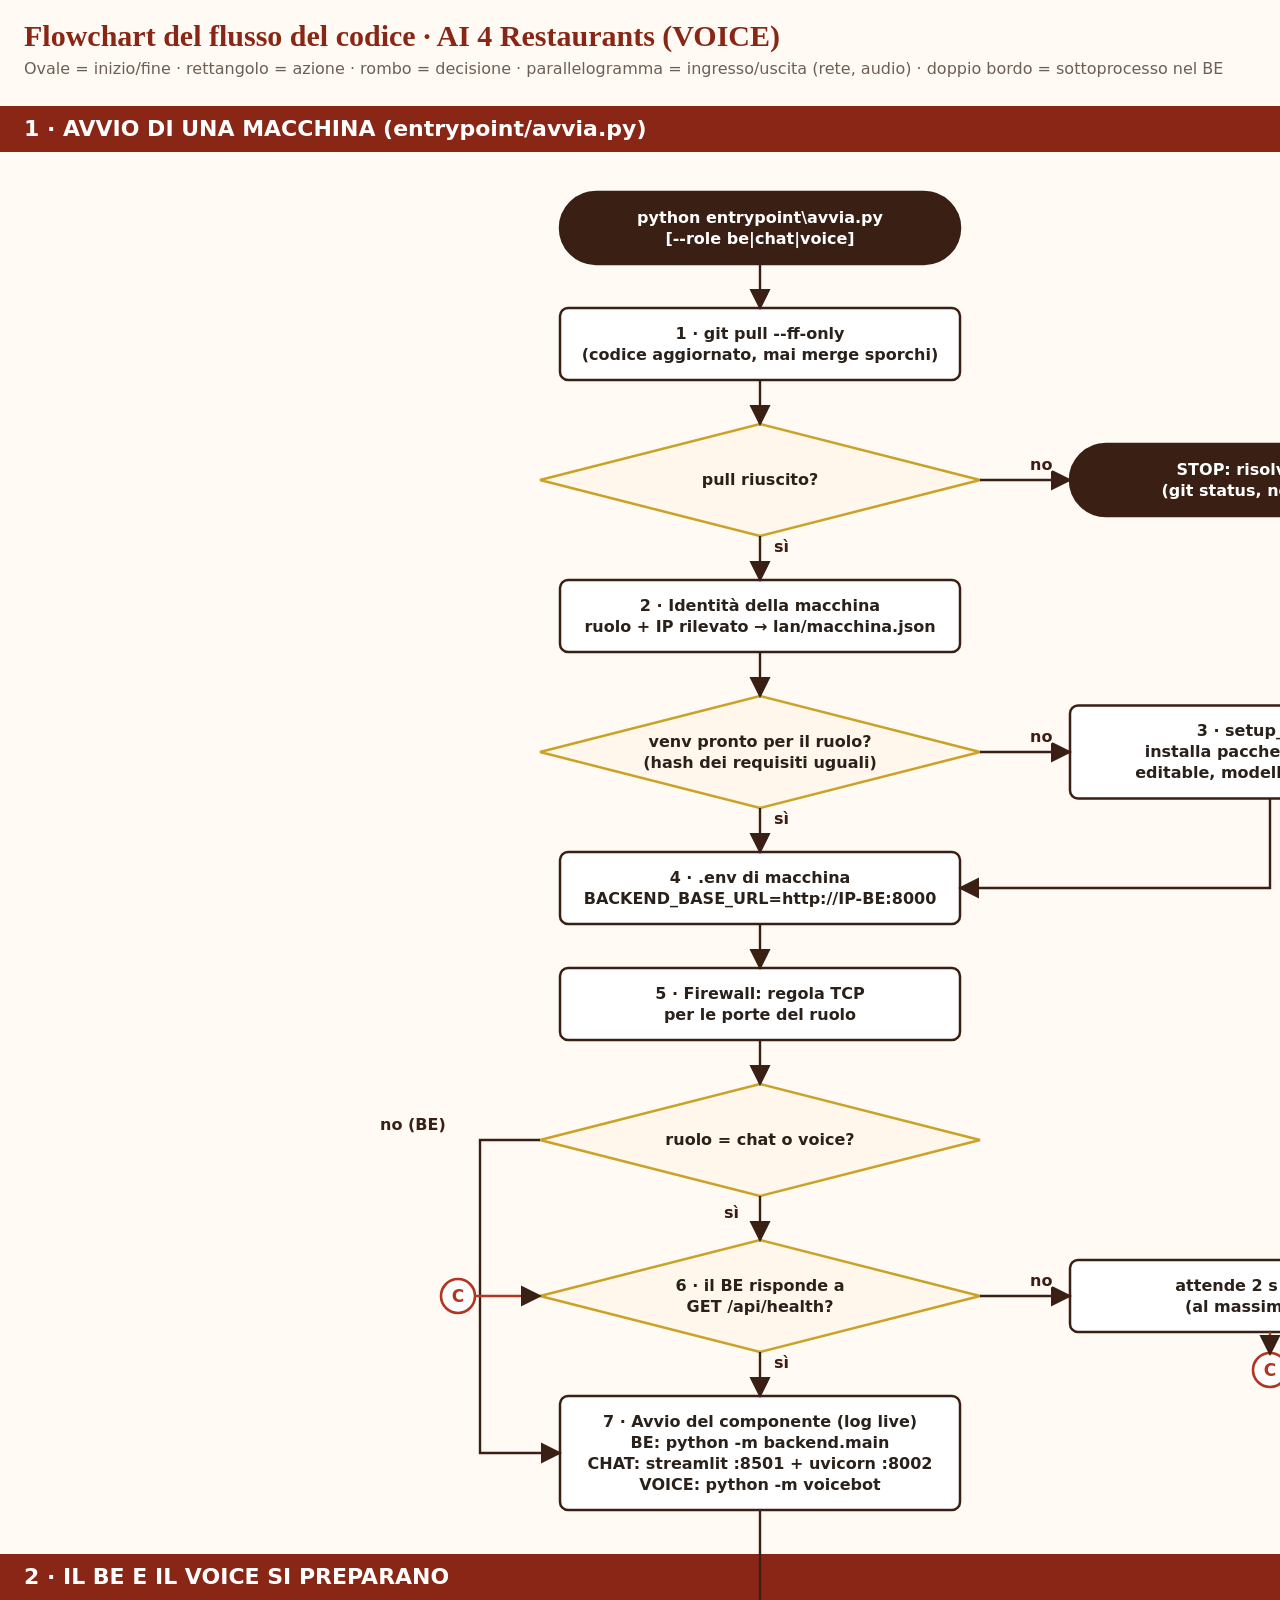
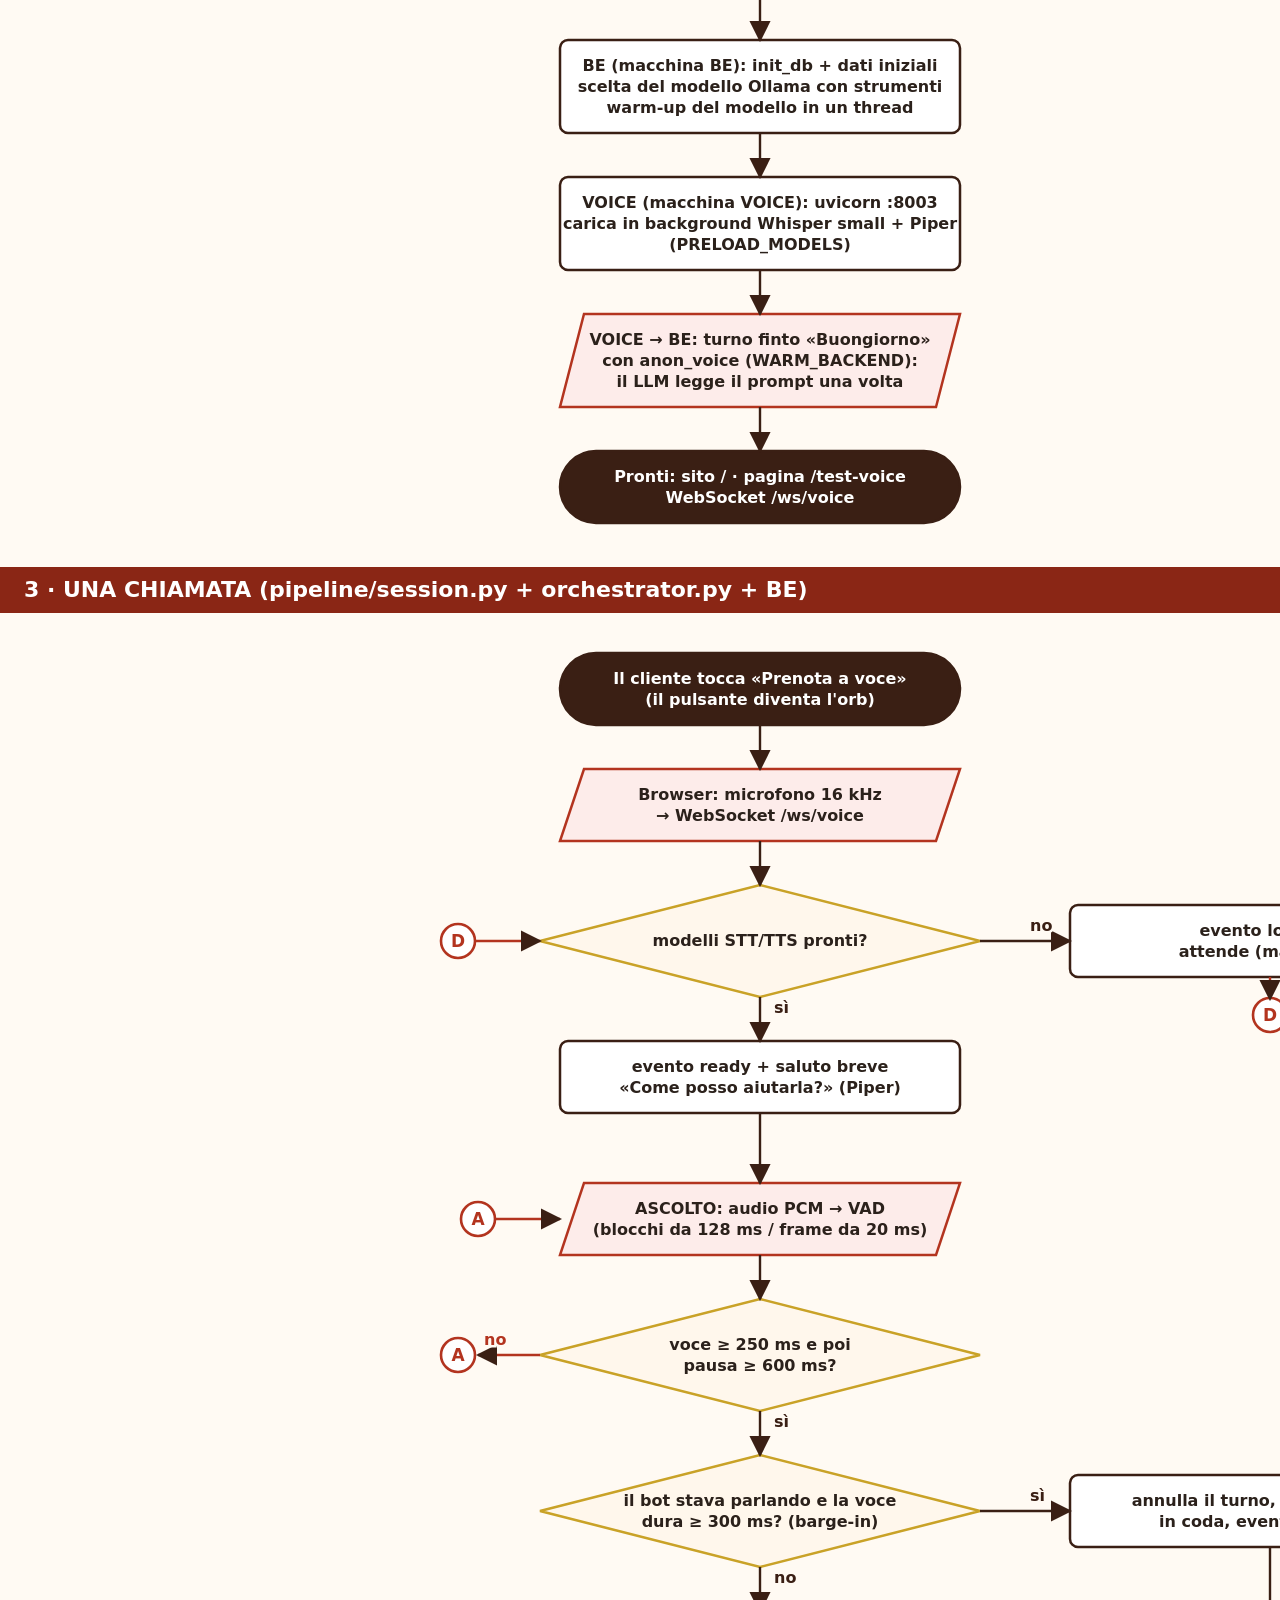
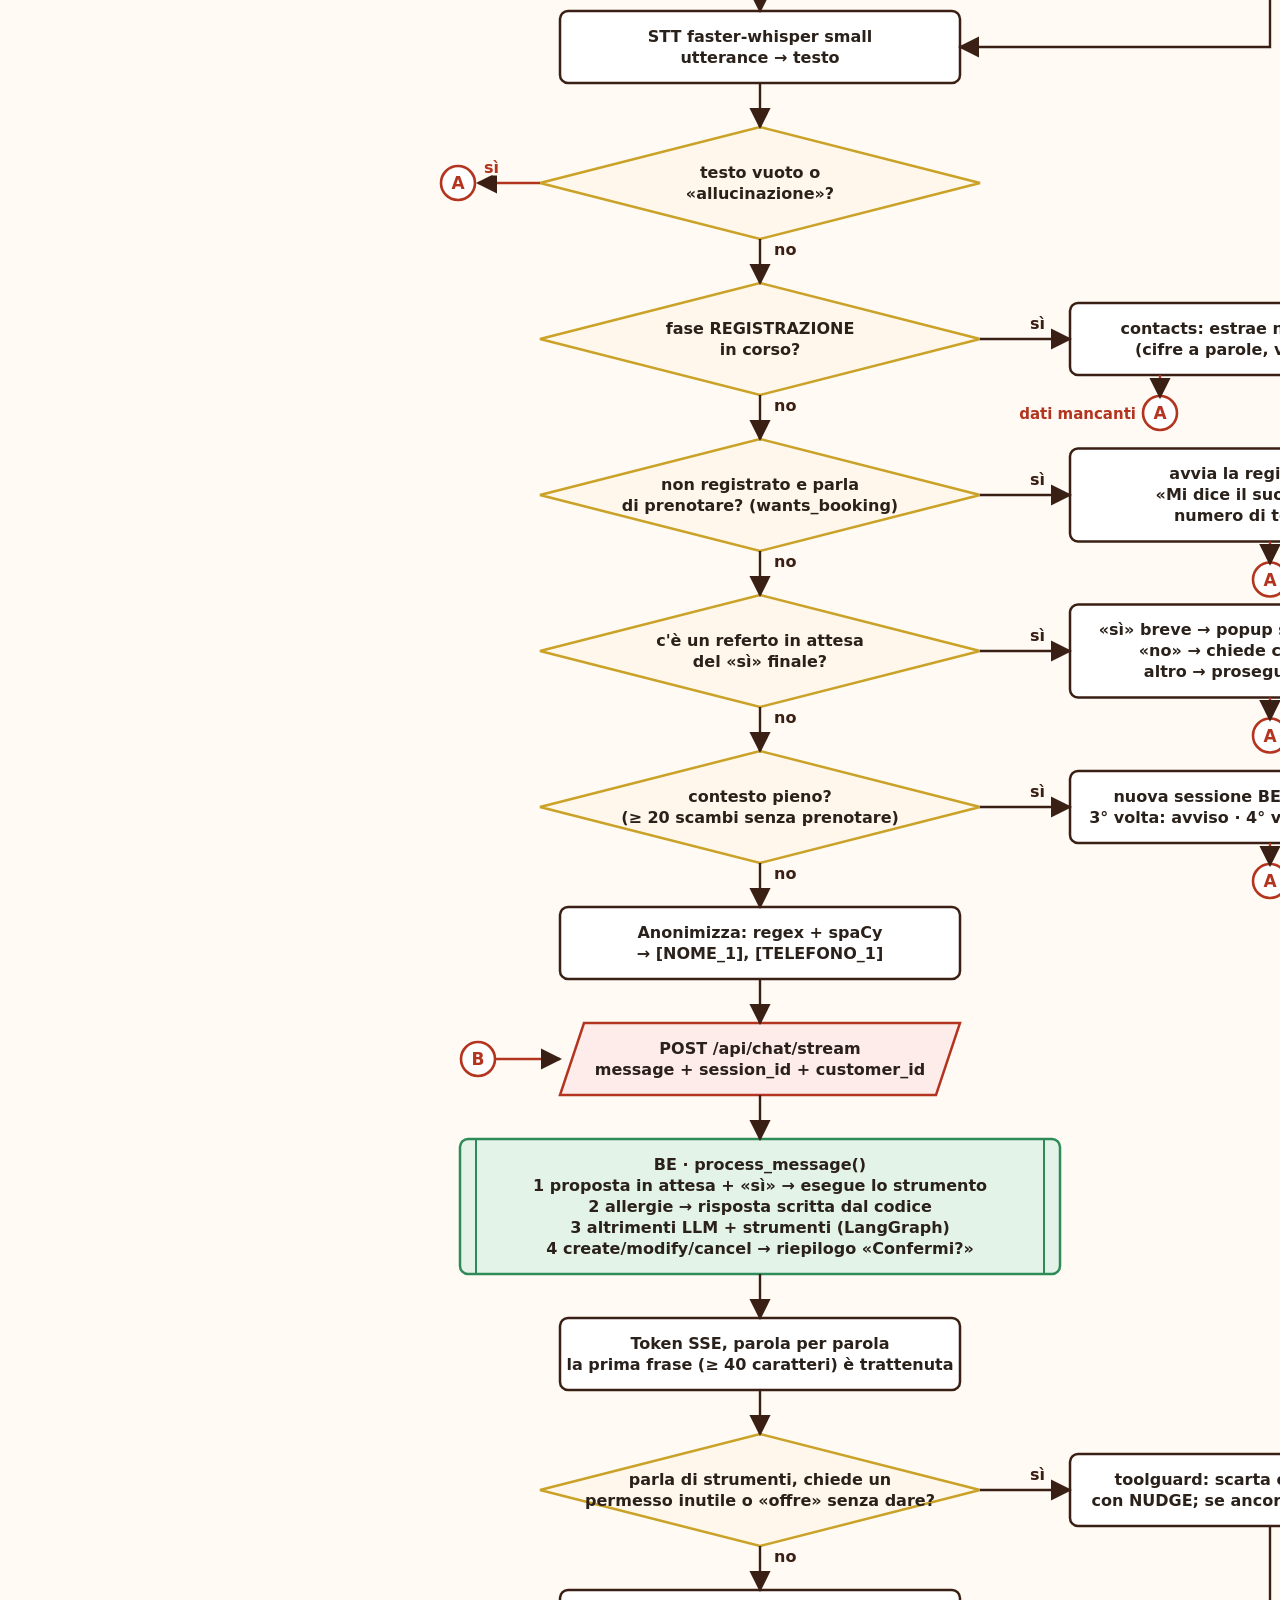
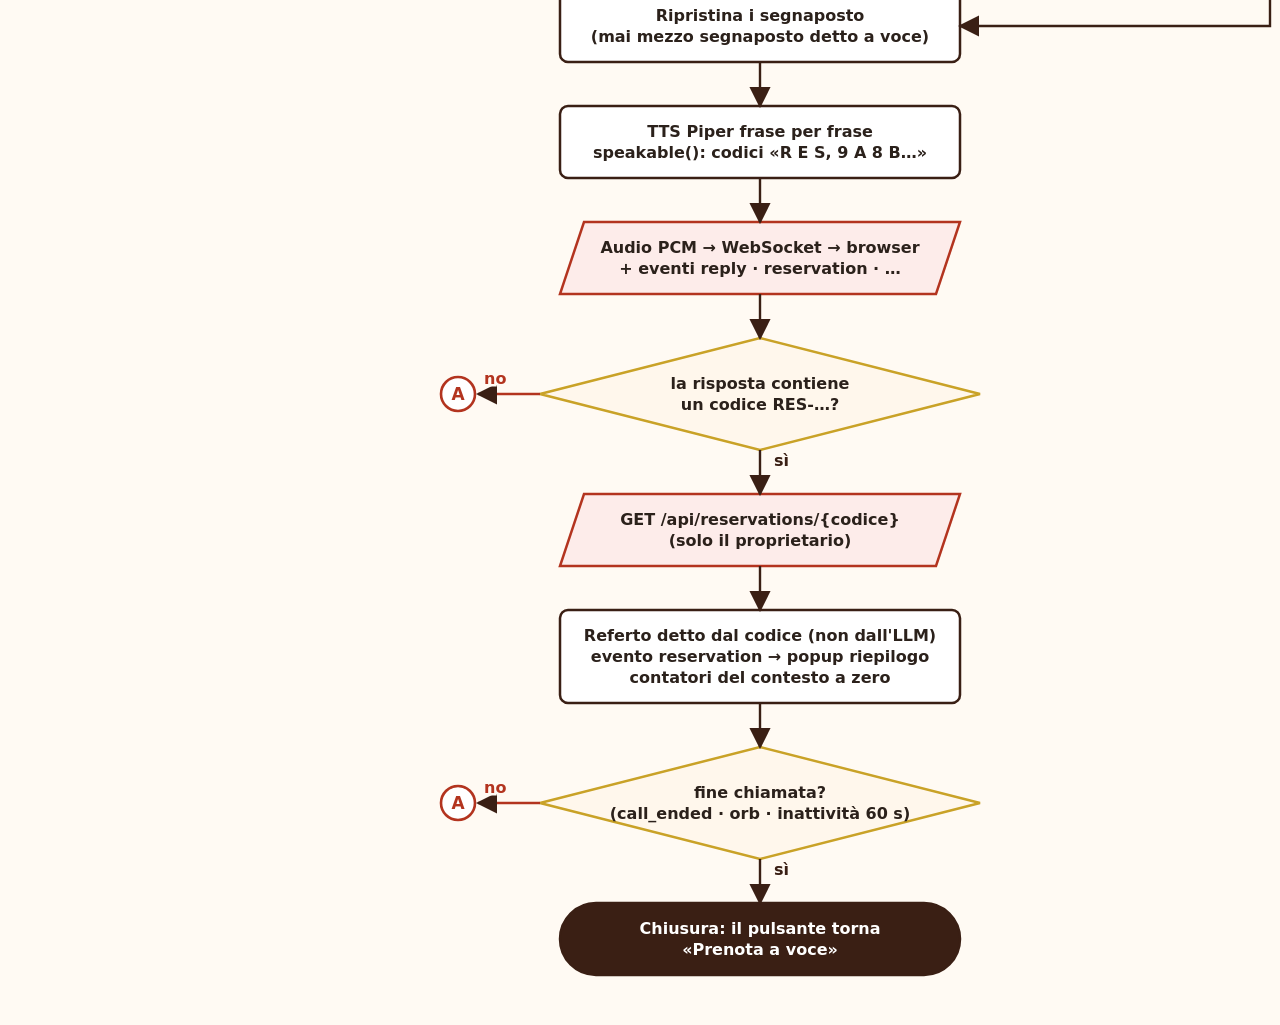
<file: docs/studio/voice/_sorgenti/05_flowchart_verticale.html>
<!doctype html><html><head><meta charset="utf-8"><style>@page{size:1520px 5825px;margin:0}html,body{margin:0;padding:0;background:#fffaf3}svg{display:block}</style></head><body><svg xmlns="http://www.w3.org/2000/svg" width="1520" height="5825" viewBox="0 0 1520 5825" font-family="Segoe UI, system-ui, Arial, sans-serif"><defs><marker id="arr" viewBox="0 0 10 10" refX="9" refY="5" markerWidth="9" markerHeight="9" orient="auto"><path d="M 0 0 L 10 5 L 0 10 z" fill="#3a1f14"/></marker></defs><rect width="1520" height="5825" fill="#fffaf3"/><text x="24" y="46.0" font-size="30" font-weight="700" fill="#8a2615" font-family="Georgia, serif">Flowchart del flusso del codice · AI 4 Restaurants (VOICE)</text><text x="24" y="74.0" font-size="16" fill="#6e5f55">Ovale = inizio/fine · rettangolo = azione · rombo = decisione · parallelogramma = ingresso/uscita (rete, audio) · doppio bordo = sottoprocesso nel BE</text><rect x="0" y="106.0" width="1520" height="46" fill="#8a2615"/><text x="24" y="136.0" font-size="22" font-weight="700" fill="#fff">1 · AVVIO DI UNA MACCHINA   (entrypoint/avvia.py)</text><rect x="560.0" y="192.0" width="400" height="72" rx="36.0" fill="#3a1f14" stroke="#3a1f14" stroke-width="2.5"/><text x="760" y="222.5" font-size="16" font-weight="600" text-anchor="middle" fill="#fff"><tspan x="760" dy="0">python entrypoint\avvia.py</tspan><tspan x="760" dy="21">[--role be|chat|voice]</tspan></text><rect x="560.0" y="308.0" width="400" height="72" rx="8" fill="#fff" stroke="#3a1f14" stroke-width="2.5"/><text x="760" y="338.5" font-size="16" font-weight="600" text-anchor="middle" fill="#2b211b"><tspan x="760" dy="0">1 · git pull --ff-only</tspan><tspan x="760" dy="21">(codice aggiornato, mai merge sporchi)</tspan></text><polygon points="760,424.0 980.0,480.0 760,536.0 540.0,480.0" fill="#fff7ec" stroke="#c9a227" stroke-width="2.5"/><text x="760" y="485.0" font-size="16" font-weight="600" text-anchor="middle" fill="#2b211b"><tspan x="760" dy="0">pull riuscito?</tspan></text><rect x="1070.0" y="444.0" width="400" height="72" rx="36.0" fill="#3a1f14" stroke="#3a1f14" stroke-width="2.5"/><text x="1270" y="474.5" font-size="16" font-weight="600" text-anchor="middle" fill="#fff"><tspan x="1270" dy="0">STOP: risolvi a mano</tspan><tspan x="1270" dy="21">(git status, non forzare)</tspan></text><rect x="560.0" y="580.0" width="400" height="72" rx="8" fill="#fff" stroke="#3a1f14" stroke-width="2.5"/><text x="760" y="610.5" font-size="16" font-weight="600" text-anchor="middle" fill="#2b211b"><tspan x="760" dy="0">2 · Identità della macchina</tspan><tspan x="760" dy="21">ruolo + IP rilevato → lan/macchina.json</tspan></text><polygon points="760,696.0 980.0,752.0 760,808.0 540.0,752.0" fill="#fff7ec" stroke="#c9a227" stroke-width="2.5"/><text x="760" y="746.5" font-size="16" font-weight="600" text-anchor="middle" fill="#2b211b"><tspan x="760" dy="0">venv pronto per il ruolo?</tspan><tspan x="760" dy="21">(hash dei requisiti uguali)</tspan></text><rect x="1070.0" y="705.5" width="400" height="93" rx="8" fill="#fff" stroke="#3a1f14" stroke-width="2.5"/><text x="1270" y="736.0" font-size="16" font-weight="600" text-anchor="middle" fill="#2b211b"><tspan x="1270" dy="0">3 · setup_env.py</tspan><tspan x="1270" dy="21">installa pacchetti per ruolo,</tspan><tspan x="1270" dy="21">editable, modelli, scrive stato</tspan></text><rect x="560.0" y="852.0" width="400" height="72" rx="8" fill="#fff" stroke="#3a1f14" stroke-width="2.5"/><text x="760" y="882.5" font-size="16" font-weight="600" text-anchor="middle" fill="#2b211b"><tspan x="760" dy="0">4 · .env di macchina</tspan><tspan x="760" dy="21">BACKEND_BASE_URL=http://IP-BE:8000</tspan></text><rect x="560.0" y="968.0" width="400" height="72" rx="8" fill="#fff" stroke="#3a1f14" stroke-width="2.5"/><text x="760" y="998.5" font-size="16" font-weight="600" text-anchor="middle" fill="#2b211b"><tspan x="760" dy="0">5 · Firewall: regola TCP</tspan><tspan x="760" dy="21">per le porte del ruolo</tspan></text><polygon points="760,1084.0 980.0,1140.0 760,1196.0 540.0,1140.0" fill="#fff7ec" stroke="#c9a227" stroke-width="2.5"/><text x="760" y="1145.0" font-size="16" font-weight="600" text-anchor="middle" fill="#2b211b"><tspan x="760" dy="0">ruolo = chat o voice?</tspan></text><polygon points="760,1240.0 980.0,1296.0 760,1352.0 540.0,1296.0" fill="#fff7ec" stroke="#c9a227" stroke-width="2.5"/><text x="760" y="1290.5" font-size="16" font-weight="600" text-anchor="middle" fill="#2b211b"><tspan x="760" dy="0">6 · il BE risponde a</tspan><tspan x="760" dy="21">GET /api/health?</tspan></text><rect x="1070.0" y="1260.0" width="400" height="72" rx="8" fill="#fff" stroke="#3a1f14" stroke-width="2.5"/><text x="1270" y="1290.5" font-size="16" font-weight="600" text-anchor="middle" fill="#2b211b"><tspan x="1270" dy="0">attende 2 s e riprova</tspan><tspan x="1270" dy="21">(al massimo 180 s)</tspan></text><rect x="560.0" y="1396.0" width="400" height="114" rx="8" fill="#fff" stroke="#3a1f14" stroke-width="2.5"/><text x="760" y="1426.5" font-size="16" font-weight="600" text-anchor="middle" fill="#2b211b"><tspan x="760" dy="0">7 · Avvio del componente (log live)</tspan><tspan x="760" dy="21">BE: python -m backend.main</tspan><tspan x="760" dy="21">CHAT: streamlit :8501 + uvicorn :8002</tspan><tspan x="760" dy="21">VOICE: python -m voicebot</tspan></text><circle cx="1270" cy="1370.0" r="17" fill="#fff" stroke="#b3341f" stroke-width="2.6"/><text x="1270" y="1376.0" font-size="17" font-weight="800" text-anchor="middle" fill="#b3341f">C</text><circle cx="458.0" cy="1296.0" r="17" fill="#fff" stroke="#b3341f" stroke-width="2.6"/><text x="458.0" y="1302.0" font-size="17" font-weight="800" text-anchor="middle" fill="#b3341f">C</text><rect x="0" y="1554.0" width="1520" height="46" fill="#8a2615"/><text x="24" y="1584.0" font-size="22" font-weight="700" fill="#fff">2 · IL BE E IL VOICE SI PREPARANO</text><rect x="560.0" y="1640.0" width="400" height="93" rx="8" fill="#fff" stroke="#3a1f14" stroke-width="2.5"/><text x="760" y="1670.5" font-size="16" font-weight="600" text-anchor="middle" fill="#2b211b"><tspan x="760" dy="0">BE (macchina BE): init_db + dati iniziali</tspan><tspan x="760" dy="21">scelta del modello Ollama con strumenti</tspan><tspan x="760" dy="21">warm-up del modello in un thread</tspan></text><rect x="560.0" y="1777.0" width="400" height="93" rx="8" fill="#fff" stroke="#3a1f14" stroke-width="2.5"/><text x="760" y="1807.5" font-size="16" font-weight="600" text-anchor="middle" fill="#2b211b"><tspan x="760" dy="0">VOICE (macchina VOICE): uvicorn :8003</tspan><tspan x="760" dy="21">carica in background Whisper small + Piper</tspan><tspan x="760" dy="21">(PRELOAD_MODELS)</tspan></text><polygon points="584.0,1914.0 960.0,1914.0 936.0,2007.0 560.0,2007.0" fill="#fdecea" stroke="#b3341f" stroke-width="2.5"/><text x="760" y="1944.5" font-size="16" font-weight="600" text-anchor="middle" fill="#2b211b"><tspan x="760" dy="0">VOICE → BE: turno finto «Buongiorno»</tspan><tspan x="760" dy="21">con anon_voice (WARM_BACKEND):</tspan><tspan x="760" dy="21">il LLM legge il prompt una volta</tspan></text><rect x="560.0" y="2051.0" width="400" height="72" rx="36.0" fill="#3a1f14" stroke="#3a1f14" stroke-width="2.5"/><text x="760" y="2081.5" font-size="16" font-weight="600" text-anchor="middle" fill="#fff"><tspan x="760" dy="0">Pronti: sito / · pagina /test-voice</tspan><tspan x="760" dy="21">WebSocket /ws/voice</tspan></text><rect x="0" y="2167.0" width="1520" height="46" fill="#8a2615"/><text x="24" y="2197.0" font-size="22" font-weight="700" fill="#fff">3 · UNA CHIAMATA   (pipeline/session.py + orchestrator.py + BE)</text><rect x="560.0" y="2253.0" width="400" height="72" rx="36.0" fill="#3a1f14" stroke="#3a1f14" stroke-width="2.5"/><text x="760" y="2283.5" font-size="16" font-weight="600" text-anchor="middle" fill="#fff"><tspan x="760" dy="0">Il cliente tocca «Prenota a voce»</tspan><tspan x="760" dy="21">(il pulsante diventa l&#x27;orb)</tspan></text><polygon points="584.0,2369.0 960.0,2369.0 936.0,2441.0 560.0,2441.0" fill="#fdecea" stroke="#b3341f" stroke-width="2.5"/><text x="760" y="2399.5" font-size="16" font-weight="600" text-anchor="middle" fill="#2b211b"><tspan x="760" dy="0">Browser: microfono 16 kHz</tspan><tspan x="760" dy="21">→ WebSocket /ws/voice</tspan></text><polygon points="760,2485.0 980.0,2541.0 760,2597.0 540.0,2541.0" fill="#fff7ec" stroke="#c9a227" stroke-width="2.5"/><text x="760" y="2546.0" font-size="16" font-weight="600" text-anchor="middle" fill="#2b211b"><tspan x="760" dy="0">modelli STT/TTS pronti?</tspan></text><rect x="1070.0" y="2505.0" width="400" height="72" rx="8" fill="#fff" stroke="#3a1f14" stroke-width="2.5"/><text x="1270" y="2535.5" font-size="16" font-weight="600" text-anchor="middle" fill="#2b211b"><tspan x="1270" dy="0">evento loading:</tspan><tspan x="1270" dy="21">attende (max 120 s)</tspan></text><rect x="560.0" y="2641.0" width="400" height="72" rx="8" fill="#fff" stroke="#3a1f14" stroke-width="2.5"/><text x="760" y="2671.5" font-size="16" font-weight="600" text-anchor="middle" fill="#2b211b"><tspan x="760" dy="0">evento ready + saluto breve</tspan><tspan x="760" dy="21">«Come posso aiutarla?» (Piper)</tspan></text><polygon points="584.0,2783.0 960.0,2783.0 936.0,2855.0 560.0,2855.0" fill="#fdecea" stroke="#b3341f" stroke-width="2.5"/><text x="760" y="2813.5" font-size="16" font-weight="600" text-anchor="middle" fill="#2b211b"><tspan x="760" dy="0">ASCOLTO: audio PCM → VAD</tspan><tspan x="760" dy="21">(blocchi da 128 ms / frame da 20 ms)</tspan></text><polygon points="760,2899.0 980.0,2955.0 760,3011.0 540.0,2955.0" fill="#fff7ec" stroke="#c9a227" stroke-width="2.5"/><text x="760" y="2949.5" font-size="16" font-weight="600" text-anchor="middle" fill="#2b211b"><tspan x="760" dy="0">voce ≥ 250 ms e poi</tspan><tspan x="760" dy="21">pausa ≥ 600 ms?</tspan></text><polygon points="760,3055.0 980.0,3111.0 760,3167.0 540.0,3111.0" fill="#fff7ec" stroke="#c9a227" stroke-width="2.5"/><text x="760" y="3105.5" font-size="16" font-weight="600" text-anchor="middle" fill="#2b211b"><tspan x="760" dy="0">il bot stava parlando e la voce</tspan><tspan x="760" dy="21">dura ≥ 300 ms? (barge-in)</tspan></text><rect x="1070.0" y="3075.0" width="400" height="72" rx="8" fill="#fff" stroke="#3a1f14" stroke-width="2.5"/><text x="1270" y="3105.5" font-size="16" font-weight="600" text-anchor="middle" fill="#2b211b"><tspan x="1270" dy="0">annulla il turno, svuota l&#x27;audio</tspan><tspan x="1270" dy="21">in coda, evento barge_in</tspan></text><rect x="560.0" y="3211.0" width="400" height="72" rx="8" fill="#fff" stroke="#3a1f14" stroke-width="2.5"/><text x="760" y="3241.5" font-size="16" font-weight="600" text-anchor="middle" fill="#2b211b"><tspan x="760" dy="0">STT faster-whisper small</tspan><tspan x="760" dy="21">utterance → testo</tspan></text><polygon points="760,3327.0 980.0,3383.0 760,3439.0 540.0,3383.0" fill="#fff7ec" stroke="#c9a227" stroke-width="2.5"/><text x="760" y="3377.5" font-size="16" font-weight="600" text-anchor="middle" fill="#2b211b"><tspan x="760" dy="0">testo vuoto o</tspan><tspan x="760" dy="21">«allucinazione»?</tspan></text><polygon points="760,3483.0 980.0,3539.0 760,3595.0 540.0,3539.0" fill="#fff7ec" stroke="#c9a227" stroke-width="2.5"/><text x="760" y="3533.5" font-size="16" font-weight="600" text-anchor="middle" fill="#2b211b"><tspan x="760" dy="0">fase REGISTRAZIONE</tspan><tspan x="760" dy="21">in corso?</tspan></text><rect x="1070.0" y="3503.0" width="400" height="72" rx="8" fill="#fff" stroke="#3a1f14" stroke-width="2.5"/><text x="1270" y="3533.5" font-size="16" font-weight="600" text-anchor="middle" fill="#2b211b"><tspan x="1270" dy="0">contacts: estrae nome e telefono</tspan><tspan x="1270" dy="21">(cifre a parole, validati E.164)</tspan></text><polygon points="760,3639.0 980.0,3695.0 760,3751.0 540.0,3695.0" fill="#fff7ec" stroke="#c9a227" stroke-width="2.5"/><text x="760" y="3689.5" font-size="16" font-weight="600" text-anchor="middle" fill="#2b211b"><tspan x="760" dy="0">non registrato e parla</tspan><tspan x="760" dy="21">di prenotare? (wants_booking)</tspan></text><rect x="1070.0" y="3648.5" width="400" height="93" rx="8" fill="#fff" stroke="#3a1f14" stroke-width="2.5"/><text x="1270" y="3679.0" font-size="16" font-weight="600" text-anchor="middle" fill="#2b211b"><tspan x="1270" dy="0">avvia la registrazione:</tspan><tspan x="1270" dy="21">«Mi dice il suo nome e un</tspan><tspan x="1270" dy="21">numero di telefono?»</tspan></text><polygon points="760,3795.0 980.0,3851.0 760,3907.0 540.0,3851.0" fill="#fff7ec" stroke="#c9a227" stroke-width="2.5"/><text x="760" y="3845.5" font-size="16" font-weight="600" text-anchor="middle" fill="#2b211b"><tspan x="760" dy="0">c&#x27;è un referto in attesa</tspan><tspan x="760" dy="21">del «sì» finale?</tspan></text><rect x="1070.0" y="3804.5" width="400" height="93" rx="8" fill="#fff" stroke="#3a1f14" stroke-width="2.5"/><text x="1270" y="3835.0" font-size="16" font-weight="600" text-anchor="middle" fill="#2b211b"><tspan x="1270" dy="0">«sì» breve → popup si chiude dopo 4 s</tspan><tspan x="1270" dy="21">«no» → chiede cosa cambiare</tspan><tspan x="1270" dy="21">altro → prosegue verso il BE</tspan></text><polygon points="760,3951.0 980.0,4007.0 760,4063.0 540.0,4007.0" fill="#fff7ec" stroke="#c9a227" stroke-width="2.5"/><text x="760" y="4001.5" font-size="16" font-weight="600" text-anchor="middle" fill="#2b211b"><tspan x="760" dy="0">contesto pieno?</tspan><tspan x="760" dy="21">(≥ 20 scambi senza prenotare)</tspan></text><rect x="1070.0" y="3971.0" width="400" height="72" rx="8" fill="#fff" stroke="#3a1f14" stroke-width="2.5"/><text x="1270" y="4001.5" font-size="16" font-weight="600" text-anchor="middle" fill="#2b211b"><tspan x="1270" dy="0">nuova sessione BE + recap parlato</tspan><tspan x="1270" dy="21">3° volta: avviso · 4° volta: fine chiamata</tspan></text><rect x="560.0" y="4107.0" width="400" height="72" rx="8" fill="#fff" stroke="#3a1f14" stroke-width="2.5"/><text x="760" y="4137.5" font-size="16" font-weight="600" text-anchor="middle" fill="#2b211b"><tspan x="760" dy="0">Anonimizza: regex + spaCy</tspan><tspan x="760" dy="21">→ [NOME_1], [TELEFONO_1]</tspan></text><polygon points="584.0,4223.0 960.0,4223.0 936.0,4295.0 560.0,4295.0" fill="#fdecea" stroke="#b3341f" stroke-width="2.5"/><text x="760" y="4253.5" font-size="16" font-weight="600" text-anchor="middle" fill="#2b211b"><tspan x="760" dy="0">POST /api/chat/stream</tspan><tspan x="760" dy="21">message + session_id + customer_id</tspan></text><rect x="460.0" y="4339.0" width="600" height="135" rx="8" fill="#e3f3e8" stroke="#2e8b57" stroke-width="2.5"/><line x1="476.0" y1="4339.0" x2="476.0" y2="4474.0" stroke="#2e8b57" stroke-width="2"/><line x1="1044.0" y1="4339.0" x2="1044.0" y2="4474.0" stroke="#2e8b57" stroke-width="2"/><text x="760" y="4369.5" font-size="16" font-weight="600" text-anchor="middle" fill="#2b211b"><tspan x="760" dy="0">BE · process_message()</tspan><tspan x="760" dy="21">1 proposta in attesa + «sì» → esegue lo strumento</tspan><tspan x="760" dy="21">2 allergie → risposta scritta dal codice</tspan><tspan x="760" dy="21">3 altrimenti LLM + strumenti (LangGraph)</tspan><tspan x="760" dy="21">4 create/modify/cancel → riepilogo «Confermi?»</tspan></text><rect x="560.0" y="4518.0" width="400" height="72" rx="8" fill="#fff" stroke="#3a1f14" stroke-width="2.5"/><text x="760" y="4548.5" font-size="16" font-weight="600" text-anchor="middle" fill="#2b211b"><tspan x="760" dy="0">Token SSE, parola per parola</tspan><tspan x="760" dy="21">la prima frase (≥ 40 caratteri) è trattenuta</tspan></text><polygon points="760,4634.0 980.0,4690.0 760,4746.0 540.0,4690.0" fill="#fff7ec" stroke="#c9a227" stroke-width="2.5"/><text x="760" y="4684.5" font-size="16" font-weight="600" text-anchor="middle" fill="#2b211b"><tspan x="760" dy="0">parla di strumenti, chiede un</tspan><tspan x="760" dy="21">permesso inutile o «offre» senza dare?</tspan></text><rect x="1070.0" y="4654.0" width="400" height="72" rx="8" fill="#fff" stroke="#3a1f14" stroke-width="2.5"/><text x="1270" y="4684.5" font-size="16" font-weight="600" text-anchor="middle" fill="#2b211b"><tspan x="1270" dy="0">toolguard: scarta e riprova 1 volta</tspan><tspan x="1270" dy="21">con NUDGE; se ancora sì → frase neutra</tspan></text><rect x="560.0" y="4790.0" width="400" height="72" rx="8" fill="#fff" stroke="#3a1f14" stroke-width="2.5"/><text x="760" y="4820.5" font-size="16" font-weight="600" text-anchor="middle" fill="#2b211b"><tspan x="760" dy="0">Ripristina i segnaposto</tspan><tspan x="760" dy="21">(mai mezzo segnaposto detto a voce)</tspan></text><rect x="560.0" y="4906.0" width="400" height="72" rx="8" fill="#fff" stroke="#3a1f14" stroke-width="2.5"/><text x="760" y="4936.5" font-size="16" font-weight="600" text-anchor="middle" fill="#2b211b"><tspan x="760" dy="0">TTS Piper frase per frase</tspan><tspan x="760" dy="21">speakable(): codici «R E S, 9 A 8 B…»</tspan></text><polygon points="584.0,5022.0 960.0,5022.0 936.0,5094.0 560.0,5094.0" fill="#fdecea" stroke="#b3341f" stroke-width="2.5"/><text x="760" y="5052.5" font-size="16" font-weight="600" text-anchor="middle" fill="#2b211b"><tspan x="760" dy="0">Audio PCM → WebSocket → browser</tspan><tspan x="760" dy="21">+ eventi reply · reservation · …</tspan></text><polygon points="760,5138.0 980.0,5194.0 760,5250.0 540.0,5194.0" fill="#fff7ec" stroke="#c9a227" stroke-width="2.5"/><text x="760" y="5188.5" font-size="16" font-weight="600" text-anchor="middle" fill="#2b211b"><tspan x="760" dy="0">la risposta contiene</tspan><tspan x="760" dy="21">un codice RES-…?</tspan></text><polygon points="584.0,5294.0 960.0,5294.0 936.0,5366.0 560.0,5366.0" fill="#fdecea" stroke="#b3341f" stroke-width="2.5"/><text x="760" y="5324.5" font-size="16" font-weight="600" text-anchor="middle" fill="#2b211b"><tspan x="760" dy="0">GET /api/reservations/{codice}</tspan><tspan x="760" dy="21">(solo il proprietario)</tspan></text><rect x="560.0" y="5410.0" width="400" height="93" rx="8" fill="#fff" stroke="#3a1f14" stroke-width="2.5"/><text x="760" y="5440.5" font-size="16" font-weight="600" text-anchor="middle" fill="#2b211b"><tspan x="760" dy="0">Referto detto dal codice (non dall&#x27;LLM)</tspan><tspan x="760" dy="21">evento reservation → popup riepilogo</tspan><tspan x="760" dy="21">contatori del contesto a zero</tspan></text><polygon points="760,5547.0 980.0,5603.0 760,5659.0 540.0,5603.0" fill="#fff7ec" stroke="#c9a227" stroke-width="2.5"/><text x="760" y="5597.5" font-size="16" font-weight="600" text-anchor="middle" fill="#2b211b"><tspan x="760" dy="0">fine chiamata?</tspan><tspan x="760" dy="21">(call_ended · orb · inattività 60 s)</tspan></text><rect x="560.0" y="5703.0" width="400" height="72" rx="36.0" fill="#3a1f14" stroke="#3a1f14" stroke-width="2.5"/><text x="760" y="5733.5" font-size="16" font-weight="600" text-anchor="middle" fill="#fff"><tspan x="760" dy="0">Chiusura: il pulsante torna</tspan><tspan x="760" dy="21">«Prenota a voce»</tspan></text><circle cx="1270" cy="2615.0" r="17" fill="#fff" stroke="#b3341f" stroke-width="2.6"/><text x="1270" y="2621.0" font-size="17" font-weight="800" text-anchor="middle" fill="#b3341f">D</text><circle cx="458.0" cy="2541.0" r="17" fill="#fff" stroke="#b3341f" stroke-width="2.6"/><text x="458.0" y="2547.0" font-size="17" font-weight="800" text-anchor="middle" fill="#b3341f">D</text><circle cx="478.0" cy="2819.0" r="17" fill="#fff" stroke="#b3341f" stroke-width="2.6"/><text x="478.0" y="2825.0" font-size="17" font-weight="800" text-anchor="middle" fill="#b3341f">A</text><circle cx="458.0" cy="2955.0" r="17" fill="#fff" stroke="#b3341f" stroke-width="2.6"/><text x="458.0" y="2961.0" font-size="17" font-weight="800" text-anchor="middle" fill="#b3341f">A</text><circle cx="458.0" cy="3383.0" r="17" fill="#fff" stroke="#b3341f" stroke-width="2.6"/><text x="458.0" y="3389.0" font-size="17" font-weight="800" text-anchor="middle" fill="#b3341f">A</text><circle cx="1160" cy="3613.0" r="17" fill="#fff" stroke="#b3341f" stroke-width="2.6"/><text x="1160" y="3619.0" font-size="17" font-weight="800" text-anchor="middle" fill="#b3341f">A</text><text x="1136" y="3619.0" font-size="15" font-weight="700" fill="#b3341f" text-anchor="end">dati mancanti</text><circle cx="1380" cy="3613.0" r="17" fill="#fff" stroke="#2e8b57" stroke-width="2.6"/><text x="1380" y="3619.0" font-size="17" font-weight="800" text-anchor="middle" fill="#2e8b57">B</text><text x="1404" y="3619.0" font-size="15" font-weight="700" fill="#2e8b57" text-anchor="start">confermati</text><circle cx="1270" cy="3779.5" r="17" fill="#fff" stroke="#b3341f" stroke-width="2.6"/><text x="1270" y="3785.5" font-size="17" font-weight="800" text-anchor="middle" fill="#b3341f">A</text><circle cx="1270" cy="3935.5" r="17" fill="#fff" stroke="#b3341f" stroke-width="2.6"/><text x="1270" y="3941.5" font-size="17" font-weight="800" text-anchor="middle" fill="#b3341f">A</text><circle cx="1270" cy="4081.0" r="17" fill="#fff" stroke="#b3341f" stroke-width="2.6"/><text x="1270" y="4087.0" font-size="17" font-weight="800" text-anchor="middle" fill="#b3341f">A</text><circle cx="478.0" cy="4259.0" r="17" fill="#fff" stroke="#b3341f" stroke-width="2.6"/><text x="478.0" y="4265.0" font-size="17" font-weight="800" text-anchor="middle" fill="#b3341f">B</text><circle cx="458.0" cy="5194.0" r="17" fill="#fff" stroke="#b3341f" stroke-width="2.6"/><text x="458.0" y="5200.0" font-size="17" font-weight="800" text-anchor="middle" fill="#b3341f">A</text><circle cx="458.0" cy="5603.0" r="17" fill="#fff" stroke="#b3341f" stroke-width="2.6"/><text x="458.0" y="5609.0" font-size="17" font-weight="800" text-anchor="middle" fill="#b3341f">A</text><polyline points="760,264.0 760,308.0" fill="none" stroke="#3a1f14" stroke-width="2.4" marker-end="url(#arr)"/><polyline points="760,380.0 760,424.0" fill="none" stroke="#3a1f14" stroke-width="2.4" marker-end="url(#arr)"/><polyline points="980.0,480.0 1070.0,480.0" fill="none" stroke="#3a1f14" stroke-width="2.4" marker-end="url(#arr)"/><text x="1030" y="470.0" font-size="16" font-weight="700" fill="#3a1f14" stroke="#fffaf3" stroke-width="5" paint-order="stroke">no</text><polyline points="760,536.0 760,580.0" fill="none" stroke="#3a1f14" stroke-width="2.4" marker-end="url(#arr)"/><text x="774" y="552.0" font-size="16" font-weight="700" fill="#3a1f14" stroke="#fffaf3" stroke-width="5" paint-order="stroke">sì</text><polyline points="760,652.0 760,696.0" fill="none" stroke="#3a1f14" stroke-width="2.4" marker-end="url(#arr)"/><polyline points="980.0,752.0 1070.0,752.0" fill="none" stroke="#3a1f14" stroke-width="2.4" marker-end="url(#arr)"/><text x="1030" y="742.0" font-size="16" font-weight="700" fill="#3a1f14" stroke="#fffaf3" stroke-width="5" paint-order="stroke">no</text><polyline points="760,808.0 760,852.0" fill="none" stroke="#3a1f14" stroke-width="2.4" marker-end="url(#arr)"/><text x="774" y="824.0" font-size="16" font-weight="700" fill="#3a1f14" stroke="#fffaf3" stroke-width="5" paint-order="stroke">sì</text><polyline points="1270,798.5 1270,888.0 960.0,888.0" fill="none" stroke="#3a1f14" stroke-width="2.4" marker-end="url(#arr)"/><polyline points="760,924.0 760,968.0" fill="none" stroke="#3a1f14" stroke-width="2.4" marker-end="url(#arr)"/><polyline points="760,1040.0 760,1084.0" fill="none" stroke="#3a1f14" stroke-width="2.4" marker-end="url(#arr)"/><polyline points="760,1196.0 760,1240.0" fill="none" stroke="#3a1f14" stroke-width="2.4" marker-end="url(#arr)"/><text x="724" y="1218.0" font-size="16" font-weight="700" fill="#3a1f14" stroke="#fffaf3" stroke-width="5" paint-order="stroke">sì</text><polyline points="540.0,1140.0 480,1140.0 480,1453.0 560.0,1453.0" fill="none" stroke="#3a1f14" stroke-width="2.4" marker-end="url(#arr)"/><text x="380" y="1130.0" font-size="16" font-weight="700" fill="#3a1f14" stroke="#fffaf3" stroke-width="5" paint-order="stroke">no (BE)</text><polyline points="980.0,1296.0 1070.0,1296.0" fill="none" stroke="#3a1f14" stroke-width="2.4" marker-end="url(#arr)"/><text x="1030" y="1286.0" font-size="16" font-weight="700" fill="#3a1f14" stroke="#fffaf3" stroke-width="5" paint-order="stroke">no</text><polyline points="1270,1332.0 1270,1354.0" fill="none" stroke="#b3341f" stroke-width="2.4" marker-end="url(#arr)"/><polyline points="476.0,1296.0 540.0,1296.0" fill="none" stroke="#b3341f" stroke-width="2.4" marker-end="url(#arr)"/><polyline points="760,1352.0 760,1396.0" fill="none" stroke="#3a1f14" stroke-width="2.4" marker-end="url(#arr)"/><text x="774" y="1368.0" font-size="16" font-weight="700" fill="#3a1f14" stroke="#fffaf3" stroke-width="5" paint-order="stroke">sì</text><polyline points="760,1510.0 760,1532.0 760,1640.0" fill="none" stroke="#3a1f14" stroke-width="2.4" marker-end="url(#arr)"/><polyline points="760,1733.0 760,1777.0" fill="none" stroke="#3a1f14" stroke-width="2.4" marker-end="url(#arr)"/><polyline points="760,1870.0 760,1914.0" fill="none" stroke="#3a1f14" stroke-width="2.4" marker-end="url(#arr)"/><polyline points="760,2007.0 760,2051.0" fill="none" stroke="#3a1f14" stroke-width="2.4" marker-end="url(#arr)"/><polyline points="760,2325.0 760,2369.0" fill="none" stroke="#3a1f14" stroke-width="2.4" marker-end="url(#arr)"/><polyline points="760,2441.0 760,2485.0" fill="none" stroke="#3a1f14" stroke-width="2.4" marker-end="url(#arr)"/><polyline points="980.0,2541.0 1070.0,2541.0" fill="none" stroke="#3a1f14" stroke-width="2.4" marker-end="url(#arr)"/><text x="1030" y="2531.0" font-size="16" font-weight="700" fill="#3a1f14" stroke="#fffaf3" stroke-width="5" paint-order="stroke">no</text><polyline points="1270,2577.0 1270,2599.0" fill="none" stroke="#b3341f" stroke-width="2.4" marker-end="url(#arr)"/><polyline points="476.0,2541.0 540.0,2541.0" fill="none" stroke="#b3341f" stroke-width="2.4" marker-end="url(#arr)"/><polyline points="760,2597.0 760,2641.0" fill="none" stroke="#3a1f14" stroke-width="2.4" marker-end="url(#arr)"/><text x="774" y="2613.0" font-size="16" font-weight="700" fill="#3a1f14" stroke="#fffaf3" stroke-width="5" paint-order="stroke">sì</text><polyline points="760,2713.0 760,2783.0" fill="none" stroke="#3a1f14" stroke-width="2.4" marker-end="url(#arr)"/><polyline points="760,2855.0 760,2899.0" fill="none" stroke="#3a1f14" stroke-width="2.4" marker-end="url(#arr)"/><polyline points="496.0,2819.0 560.0,2819.0" fill="none" stroke="#b3341f" stroke-width="2.4" marker-end="url(#arr)"/><polyline points="540.0,2955.0 478.0,2955.0" fill="none" stroke="#b3341f" stroke-width="2.4" marker-end="url(#arr)"/><text x="484.0" y="2945.0" font-size="16" font-weight="700" fill="#b3341f" stroke="#fffaf3" stroke-width="5" paint-order="stroke">no</text><polyline points="760,3011.0 760,3055.0" fill="none" stroke="#3a1f14" stroke-width="2.4" marker-end="url(#arr)"/><text x="774" y="3027.0" font-size="16" font-weight="700" fill="#3a1f14" stroke="#fffaf3" stroke-width="5" paint-order="stroke">sì</text><polyline points="980.0,3111.0 1070.0,3111.0" fill="none" stroke="#3a1f14" stroke-width="2.4" marker-end="url(#arr)"/><text x="1030" y="3101.0" font-size="16" font-weight="700" fill="#3a1f14" stroke="#fffaf3" stroke-width="5" paint-order="stroke">sì</text><polyline points="1270,3147.0 1270,3247.0 960.0,3247.0" fill="none" stroke="#3a1f14" stroke-width="2.4" marker-end="url(#arr)"/><polyline points="760,3167.0 760,3211.0" fill="none" stroke="#3a1f14" stroke-width="2.4" marker-end="url(#arr)"/><text x="774" y="3183.0" font-size="16" font-weight="700" fill="#3a1f14" stroke="#fffaf3" stroke-width="5" paint-order="stroke">no</text><polyline points="760,3283.0 760,3327.0" fill="none" stroke="#3a1f14" stroke-width="2.4" marker-end="url(#arr)"/><polyline points="540.0,3383.0 478.0,3383.0" fill="none" stroke="#b3341f" stroke-width="2.4" marker-end="url(#arr)"/><text x="484.0" y="3373.0" font-size="16" font-weight="700" fill="#b3341f" stroke="#fffaf3" stroke-width="5" paint-order="stroke">sì</text><polyline points="760,3439.0 760,3483.0" fill="none" stroke="#3a1f14" stroke-width="2.4" marker-end="url(#arr)"/><text x="774" y="3455.0" font-size="16" font-weight="700" fill="#3a1f14" stroke="#fffaf3" stroke-width="5" paint-order="stroke">no</text><polyline points="980.0,3539.0 1070.0,3539.0" fill="none" stroke="#3a1f14" stroke-width="2.4" marker-end="url(#arr)"/><text x="1030" y="3529.0" font-size="16" font-weight="700" fill="#3a1f14" stroke="#fffaf3" stroke-width="5" paint-order="stroke">sì</text><polyline points="1160,3575.0 1160,3597.0" fill="none" stroke="#b3341f" stroke-width="2.4" marker-end="url(#arr)"/><polyline points="1380,3575.0 1380,3597.0" fill="none" stroke="#2e8b57" stroke-width="2.4" marker-end="url(#arr)"/><polyline points="760,3595.0 760,3639.0" fill="none" stroke="#3a1f14" stroke-width="2.4" marker-end="url(#arr)"/><text x="774" y="3611.0" font-size="16" font-weight="700" fill="#3a1f14" stroke="#fffaf3" stroke-width="5" paint-order="stroke">no</text><polyline points="980.0,3695.0 1070.0,3695.0" fill="none" stroke="#3a1f14" stroke-width="2.4" marker-end="url(#arr)"/><text x="1030" y="3685.0" font-size="16" font-weight="700" fill="#3a1f14" stroke="#fffaf3" stroke-width="5" paint-order="stroke">sì</text><polyline points="1270,3741.5 1270,3763.5" fill="none" stroke="#b3341f" stroke-width="2.4" marker-end="url(#arr)"/><polyline points="760,3751.0 760,3795.0" fill="none" stroke="#3a1f14" stroke-width="2.4" marker-end="url(#arr)"/><text x="774" y="3767.0" font-size="16" font-weight="700" fill="#3a1f14" stroke="#fffaf3" stroke-width="5" paint-order="stroke">no</text><polyline points="980.0,3851.0 1070.0,3851.0" fill="none" stroke="#3a1f14" stroke-width="2.4" marker-end="url(#arr)"/><text x="1030" y="3841.0" font-size="16" font-weight="700" fill="#3a1f14" stroke="#fffaf3" stroke-width="5" paint-order="stroke">sì</text><polyline points="1270,3897.5 1270,3919.5" fill="none" stroke="#b3341f" stroke-width="2.4" marker-end="url(#arr)"/><polyline points="760,3907.0 760,3951.0" fill="none" stroke="#3a1f14" stroke-width="2.4" marker-end="url(#arr)"/><text x="774" y="3923.0" font-size="16" font-weight="700" fill="#3a1f14" stroke="#fffaf3" stroke-width="5" paint-order="stroke">no</text><polyline points="980.0,4007.0 1070.0,4007.0" fill="none" stroke="#3a1f14" stroke-width="2.4" marker-end="url(#arr)"/><text x="1030" y="3997.0" font-size="16" font-weight="700" fill="#3a1f14" stroke="#fffaf3" stroke-width="5" paint-order="stroke">sì</text><polyline points="1270,4043.0 1270,4065.0" fill="none" stroke="#b3341f" stroke-width="2.4" marker-end="url(#arr)"/><polyline points="760,4063.0 760,4107.0" fill="none" stroke="#3a1f14" stroke-width="2.4" marker-end="url(#arr)"/><text x="774" y="4079.0" font-size="16" font-weight="700" fill="#3a1f14" stroke="#fffaf3" stroke-width="5" paint-order="stroke">no</text><polyline points="760,4179.0 760,4223.0" fill="none" stroke="#3a1f14" stroke-width="2.4" marker-end="url(#arr)"/><polyline points="496.0,4259.0 560.0,4259.0" fill="none" stroke="#b3341f" stroke-width="2.4" marker-end="url(#arr)"/><polyline points="760,4295.0 760,4339.0" fill="none" stroke="#3a1f14" stroke-width="2.4" marker-end="url(#arr)"/><polyline points="760,4474.0 760,4518.0" fill="none" stroke="#3a1f14" stroke-width="2.4" marker-end="url(#arr)"/><polyline points="760,4590.0 760,4634.0" fill="none" stroke="#3a1f14" stroke-width="2.4" marker-end="url(#arr)"/><polyline points="980.0,4690.0 1070.0,4690.0" fill="none" stroke="#3a1f14" stroke-width="2.4" marker-end="url(#arr)"/><text x="1030" y="4680.0" font-size="16" font-weight="700" fill="#3a1f14" stroke="#fffaf3" stroke-width="5" paint-order="stroke">sì</text><polyline points="1270,4726.0 1270,4826.0 960.0,4826.0" fill="none" stroke="#3a1f14" stroke-width="2.4" marker-end="url(#arr)"/><polyline points="760,4746.0 760,4790.0" fill="none" stroke="#3a1f14" stroke-width="2.4" marker-end="url(#arr)"/><text x="774" y="4762.0" font-size="16" font-weight="700" fill="#3a1f14" stroke="#fffaf3" stroke-width="5" paint-order="stroke">no</text><polyline points="760,4862.0 760,4906.0" fill="none" stroke="#3a1f14" stroke-width="2.4" marker-end="url(#arr)"/><polyline points="760,4978.0 760,5022.0" fill="none" stroke="#3a1f14" stroke-width="2.4" marker-end="url(#arr)"/><polyline points="760,5094.0 760,5138.0" fill="none" stroke="#3a1f14" stroke-width="2.4" marker-end="url(#arr)"/><polyline points="540.0,5194.0 478.0,5194.0" fill="none" stroke="#b3341f" stroke-width="2.4" marker-end="url(#arr)"/><text x="484.0" y="5184.0" font-size="16" font-weight="700" fill="#b3341f" stroke="#fffaf3" stroke-width="5" paint-order="stroke">no</text><polyline points="760,5250.0 760,5294.0" fill="none" stroke="#3a1f14" stroke-width="2.4" marker-end="url(#arr)"/><text x="774" y="5266.0" font-size="16" font-weight="700" fill="#3a1f14" stroke="#fffaf3" stroke-width="5" paint-order="stroke">sì</text><polyline points="760,5366.0 760,5410.0" fill="none" stroke="#3a1f14" stroke-width="2.4" marker-end="url(#arr)"/><polyline points="760,5503.0 760,5547.0" fill="none" stroke="#3a1f14" stroke-width="2.4" marker-end="url(#arr)"/><polyline points="540.0,5603.0 478.0,5603.0" fill="none" stroke="#b3341f" stroke-width="2.4" marker-end="url(#arr)"/><text x="484.0" y="5593.0" font-size="16" font-weight="700" fill="#b3341f" stroke="#fffaf3" stroke-width="5" paint-order="stroke">no</text><polyline points="760,5659.0 760,5703.0" fill="none" stroke="#3a1f14" stroke-width="2.4" marker-end="url(#arr)"/><text x="774" y="5675.0" font-size="16" font-weight="700" fill="#3a1f14" stroke="#fffaf3" stroke-width="5" paint-order="stroke">sì</text></svg></body></html>
</file>
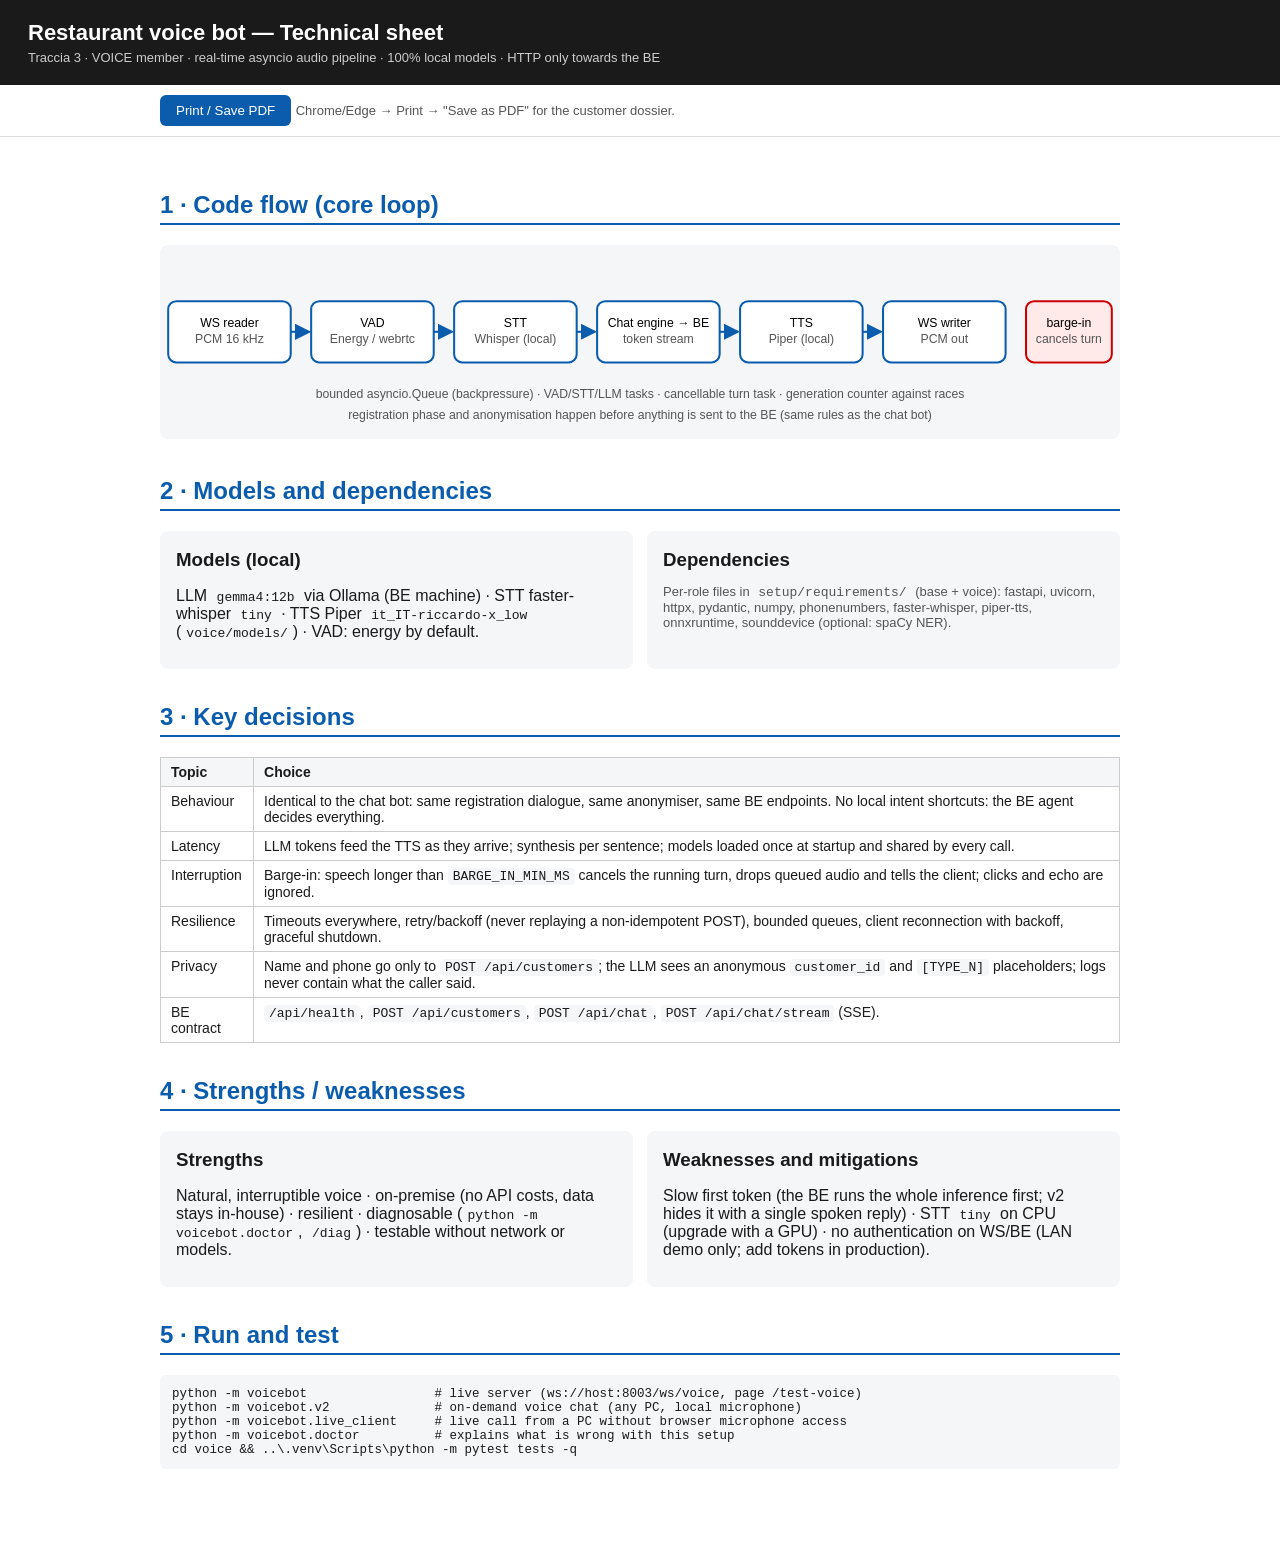
<file: voice/src/voicebot/pipeline/tech.html>
<!DOCTYPE html>
<html lang="en">
<head>
<meta charset="utf-8">
<meta name="viewport" content="width=device-width, initial-scale=1">
<title>Voice bot — Technical sheet (Traccia 3)</title>
<style>
  :root { --ink:#1a1a1a; --mut:#555; --acc:#0b5cad; --bg:#fff; --box:#f4f6f8; }
  body { font-family: Segoe UI, Arial, sans-serif; color:var(--ink); margin:0; background:var(--bg); }
  header { background:var(--ink); color:#fff; padding:20px 28px; }
  header h1 { margin:0 0 4px; font-size:22px; } header p { margin:0; color:#ccc; font-size:13px; }
  main { max-width:960px; margin:0 auto; padding:20px 28px 60px; }
  h2 { color:var(--acc); border-bottom:2px solid var(--acc); padding-bottom:4px; margin-top:34px; }
  table { border-collapse:collapse; width:100%; font-size:14px; margin:10px 0; }
  th,td { border:1px solid #ccc; padding:6px 10px; text-align:left; vertical-align:top; }
  th { background:var(--box); }
  code { background:var(--box); padding:1px 5px; border-radius:4px; font-size:13px; }
  pre { background:var(--box); padding:12px; border-radius:6px; overflow-x:auto; font-size:12.5px; }
  .grid { display:grid; grid-template-columns:1fr 1fr; gap:14px; }
  .card { background:var(--box); border-radius:8px; padding:12px 16px; }
  .card h3 { margin:6px 0; } .mut { color:var(--mut); font-size:13px; }
  .toolbar { position:sticky; top:0; background:#fff; padding:10px 0; border-bottom:1px solid #ddd; }
  button { background:var(--acc); color:#fff; border:0; border-radius:6px; padding:8px 16px; cursor:pointer; }
  svg { width:100%; height:auto; background:var(--box); border-radius:8px; }
  @media print { .toolbar { display:none; } main { max-width:none; } }
</style>
</head>
<body>
<header>
  <h1>Restaurant voice bot — Technical sheet</h1>
  <p>Traccia 3 · VOICE member · real-time asyncio audio pipeline · 100% local models · HTTP only towards the BE</p>
</header>
<div class="toolbar"><main style="padding:0 28px">
  <button onclick="window.print()">Print / Save PDF</button>
  <span class="mut">Chrome/Edge → Print → "Save as PDF" for the customer dossier.</span>
</main></div>
<main>
  <h2>1 · Code flow (core loop)</h2>
  <svg viewBox="0 0 940 190" role="img" aria-label="pipeline">
    <defs><marker id="a" markerWidth="8" markerHeight="8" refX="7" refY="4" orient="auto"><path d="M0,0 L8,4 L0,8" fill="#0b5cad"/></marker></defs>
    <g font-size="12" text-anchor="middle">
      <rect x="8" y="55" width="120" height="60" rx="8" fill="#fff" stroke="#0b5cad" stroke-width="2"/><text x="68" y="80">WS reader</text><text x="68" y="96" fill="#555">PCM 16 kHz</text>
      <rect x="148" y="55" width="120" height="60" rx="8" fill="#fff" stroke="#0b5cad" stroke-width="2"/><text x="208" y="80">VAD</text><text x="208" y="96" fill="#555">Energy / webrtc</text>
      <rect x="288" y="55" width="120" height="60" rx="8" fill="#fff" stroke="#0b5cad" stroke-width="2"/><text x="348" y="80">STT</text><text x="348" y="96" fill="#555">Whisper (local)</text>
      <rect x="428" y="55" width="120" height="60" rx="8" fill="#fff" stroke="#0b5cad" stroke-width="2"/><text x="488" y="80">Chat engine → BE</text><text x="488" y="96" fill="#555">token stream</text>
      <rect x="568" y="55" width="120" height="60" rx="8" fill="#fff" stroke="#0b5cad" stroke-width="2"/><text x="628" y="80">TTS</text><text x="628" y="96" fill="#555">Piper (local)</text>
      <rect x="708" y="55" width="120" height="60" rx="8" fill="#fff" stroke="#0b5cad" stroke-width="2"/><text x="768" y="80">WS writer</text><text x="768" y="96" fill="#555">PCM out</text>
      <rect x="848" y="55" width="84" height="60" rx="8" fill="#ffe9e9" stroke="#c00" stroke-width="2"/><text x="890" y="80">barge-in</text><text x="890" y="96" fill="#555">cancels turn</text>
    </g>
    <g stroke="#0b5cad" stroke-width="2">
      <line x1="128" y1="85" x2="146" y2="85" marker-end="url(#a)"/><line x1="268" y1="85" x2="286" y2="85" marker-end="url(#a)"/><line x1="408" y1="85" x2="426" y2="85" marker-end="url(#a)"/><line x1="548" y1="85" x2="566" y2="85" marker-end="url(#a)"/><line x1="688" y1="85" x2="706" y2="85" marker-end="url(#a)"/>
    </g>
    <text x="470" y="150" font-size="12" fill="#555" text-anchor="middle">bounded asyncio.Queue (backpressure) · VAD/STT/LLM tasks · cancellable turn task · generation counter against races</text>
    <text x="470" y="170" font-size="12" fill="#555" text-anchor="middle">registration phase and anonymisation happen before anything is sent to the BE (same rules as the chat bot)</text>
  </svg>
  <h2>2 · Models and dependencies</h2>
  <div class="grid">
    <div class="card"><h3>Models (local)</h3>
      <p>LLM <code>gemma4:12b</code> via Ollama (BE machine) · STT faster-whisper <code>tiny</code> ·
      TTS Piper <code>it_IT-riccardo-x_low</code> (<code>voice/models/</code>) · VAD: energy by default.</p></div>
    <div class="card"><h3>Dependencies</h3>
      <p class="mut">Per-role files in <code>setup/requirements/</code> (base + voice): fastapi, uvicorn, httpx, pydantic,
      numpy, phonenumbers, faster-whisper, piper-tts, onnxruntime, sounddevice (optional: spaCy NER).</p></div>
  </div>
  <h2>3 · Key decisions</h2>
  <table>
    <tr><th>Topic</th><th>Choice</th></tr>
    <tr><td>Behaviour</td><td>Identical to the chat bot: same registration dialogue, same anonymiser, same BE endpoints. No local intent shortcuts: the BE agent decides everything.</td></tr>
    <tr><td>Latency</td><td>LLM tokens feed the TTS as they arrive; synthesis per sentence; models loaded once at startup and shared by every call.</td></tr>
    <tr><td>Interruption</td><td>Barge-in: speech longer than <code>BARGE_IN_MIN_MS</code> cancels the running turn, drops queued audio and tells the client; clicks and echo are ignored.</td></tr>
    <tr><td>Resilience</td><td>Timeouts everywhere, retry/backoff (never replaying a non-idempotent POST), bounded queues, client reconnection with backoff, graceful shutdown.</td></tr>
    <tr><td>Privacy</td><td>Name and phone go only to <code>POST /api/customers</code>; the LLM sees an anonymous <code>customer_id</code> and <code>[TYPE_N]</code> placeholders; logs never contain what the caller said.</td></tr>
    <tr><td>BE contract</td><td><code>/api/health</code>, <code>POST /api/customers</code>, <code>POST /api/chat</code>, <code>POST /api/chat/stream</code> (SSE).</td></tr>
  </table>
  <h2>4 · Strengths / weaknesses</h2>
  <div class="grid">
    <div class="card"><h3>Strengths</h3><p>Natural, interruptible voice · on-premise (no API costs, data stays in-house) ·
    resilient · diagnosable (<code>python -m voicebot.doctor</code>, <code>/diag</code>) · testable without network or models.</p></div>
    <div class="card"><h3>Weaknesses and mitigations</h3><p>Slow first token (the BE runs the whole inference first; v2 hides it with a single spoken reply) ·
    STT <code>tiny</code> on CPU (upgrade with a GPU) · no authentication on WS/BE (LAN demo only; add tokens in production).</p></div>
  </div>
  <h2>5 · Run and test</h2>
  <pre>python -m voicebot                 # live server (ws://host:8003/ws/voice, page /test-voice)
python -m voicebot.v2              # on-demand voice chat (any PC, local microphone)
python -m voicebot.live_client     # live call from a PC without browser microphone access
python -m voicebot.doctor          # explains what is wrong with this setup
cd voice &amp;&amp; ..\.venv\Scripts\python -m pytest tests -q</pre>
</main>
</body>
</html>
</file>
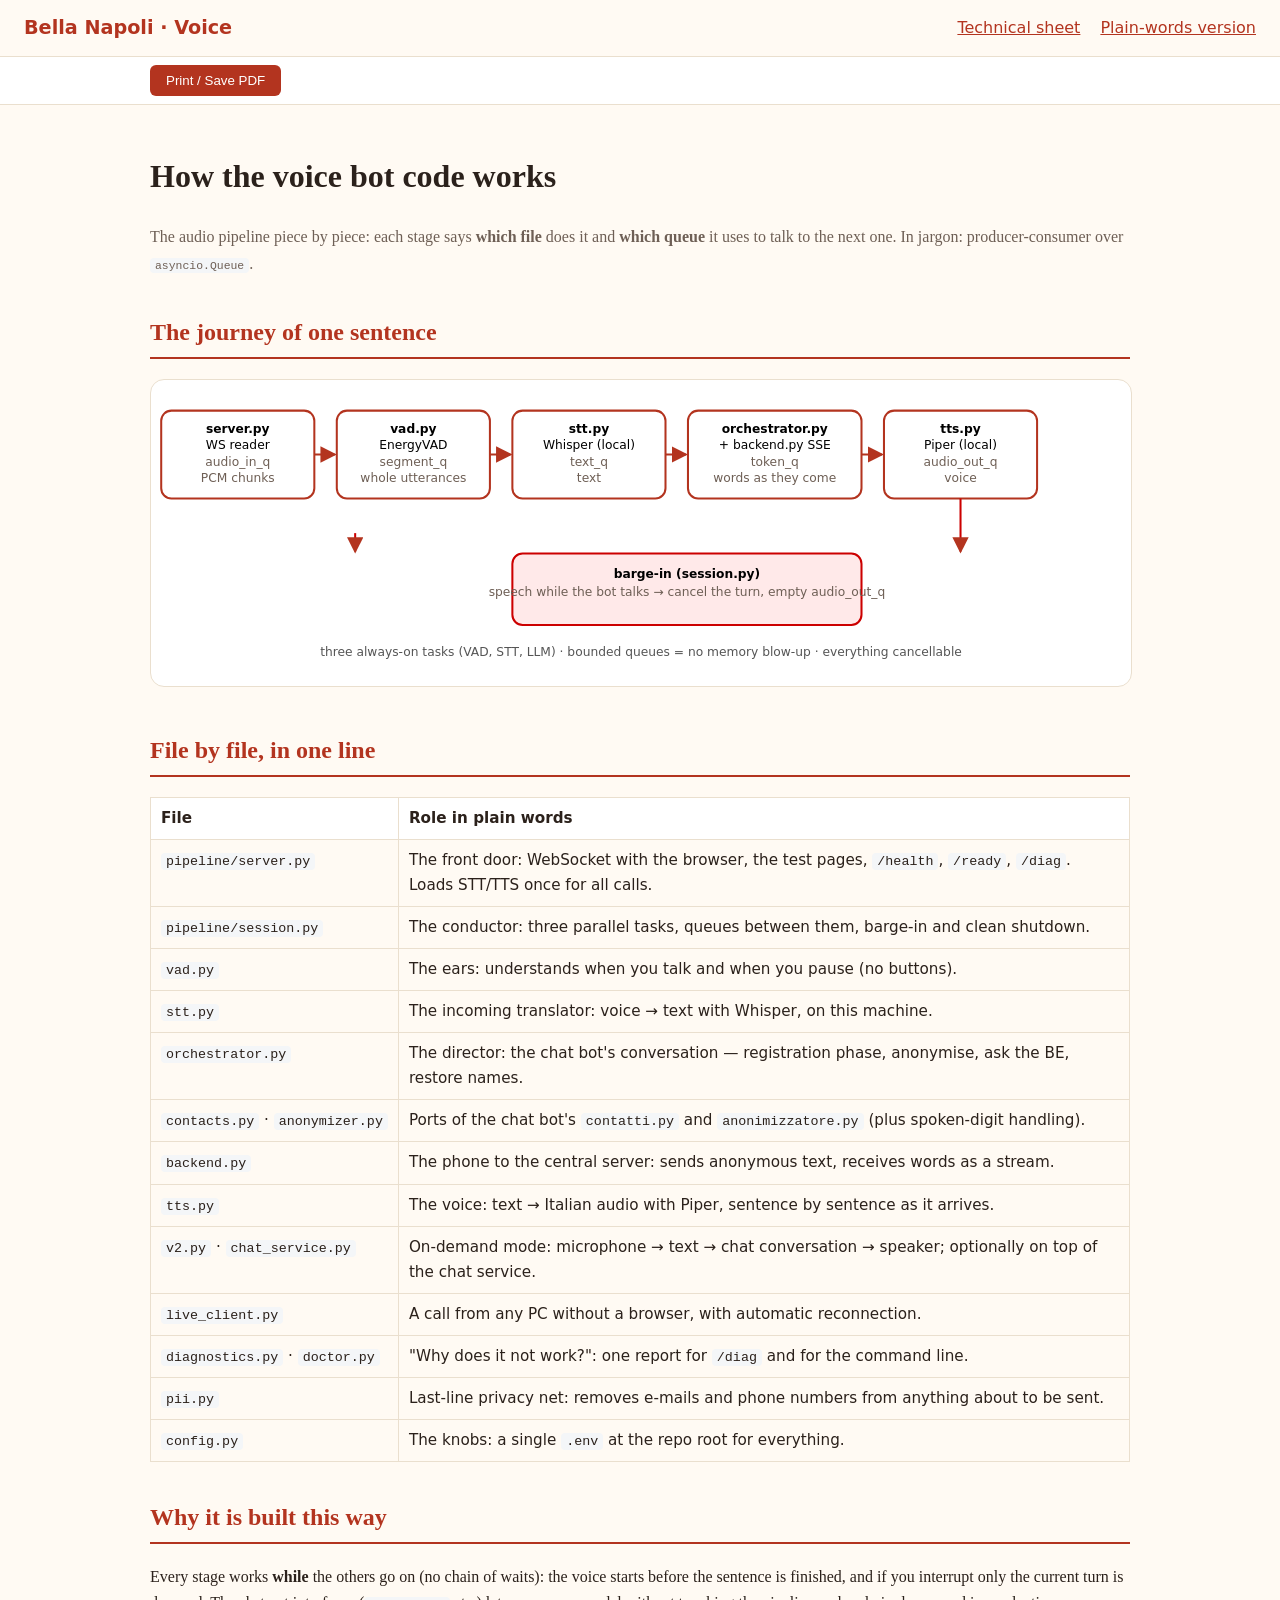
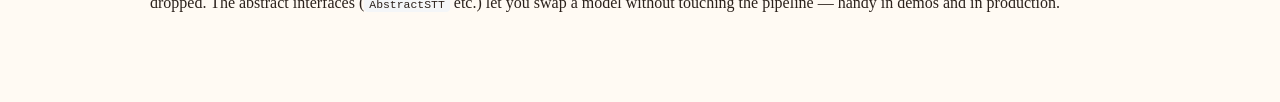
<file: voice/src/voicebot/pipeline/tech_codice.html>
<!DOCTYPE html>
<html lang="en">
<head>
<meta charset="utf-8">
<meta name="viewport" content="width=device-width, initial-scale=1">
<title>Voice bot — How the code works</title>
<style>
  :root { --bg:#fffaf3; --surface:#fff; --text:#2b211b; --muted:#6e5f55;
    --accent:#b3341f; --line:#eadfce; --hero:#3a1f14; --radius:14px; }
  body { margin:0; font-family:Georgia,serif; color:var(--text); background:var(--bg); line-height:1.65; }
  .topbar { position:sticky; top:0; display:flex; gap:20px; align-items:center; padding:12px 24px; background:rgba(255,250,243,.95); border-bottom:1px solid var(--line); font-family:system-ui,sans-serif; }
  .brand { font-weight:bold; color:var(--accent); text-decoration:none; margin-right:auto; font-size:1.2rem; }
  main { max-width:980px; margin:0 auto; padding:24px 24px 70px; }
  h1 { font-size:2rem; } h2 { color:var(--accent); border-bottom:2px solid var(--accent); padding-bottom:4px; margin-top:36px; }
  p.sub { color:var(--muted); }
  svg { width:100%; height:auto; background:var(--surface); border:1px solid var(--line); border-radius:var(--radius); }
  table { border-collapse:collapse; width:100%; font-size:.95rem; margin:12px 0; font-family:system-ui,sans-serif; }
  th,td { border:1px solid var(--line); padding:8px 10px; text-align:left; vertical-align:top; }
  th { background:var(--surface); } td:first-child { white-space:nowrap; }
  code { background:#f4f6f8; padding:1px 5px; border-radius:4px; font-size:.88em; }
  .toolbar { position:sticky; top:53px; background:#fff; padding:8px 0; border-bottom:1px solid var(--line); font-family:system-ui,sans-serif; }
  button { background:var(--accent); color:#fff; border:0; border-radius:6px; padding:8px 16px; cursor:pointer; }
  a { color:var(--accent); }
  @media print { .toolbar,.topbar { display:none; } }
</style>
</head>
<body>
<header class="topbar"><a class="brand" href="/test-voice">Bella Napoli · Voice</a>
  <a href="/tech">Technical sheet</a><a href="/tech-idea">Plain-words version</a></header>
<div class="toolbar"><main style="padding:0 24px">
  <button onclick="window.print()">Print / Save PDF</button></main></div>
<main>
  <h1>How the voice bot code works</h1>
  <p class="sub">The audio pipeline piece by piece: each stage says <b>which file</b> does it and
  <b>which queue</b> it uses to talk to the next one. In jargon: producer-consumer over <code>asyncio.Queue</code>.</p>

  <h2>The journey of one sentence</h2>
  <svg viewBox="0 0 960 300" role="img" aria-label="pipeline with files">
    <defs><marker id="a" markerWidth="8" markerHeight="8" refX="7" refY="4" orient="auto"><path d="M0,0 L8,4 L0,8" fill="#b3341f"/></marker></defs>
    <g font-family="system-ui,sans-serif" font-size="12" text-anchor="middle">
      <rect x="10" y="30" width="150" height="86" rx="10" fill="#fff" stroke="#b3341f" stroke-width="2"/><text x="85" y="52"><tspan font-weight="bold">server.py</tspan></text><text x="85" y="68">WS reader</text><text x="85" y="84" fill="#6e5f55">audio_in_q</text><text x="85" y="100" fill="#6e5f55">PCM chunks</text>
      <rect x="182" y="30" width="150" height="86" rx="10" fill="#fff" stroke="#b3341f" stroke-width="2"/><text x="257" y="52"><tspan font-weight="bold">vad.py</tspan></text><text x="257" y="68">EnergyVAD</text><text x="257" y="84" fill="#6e5f55">segment_q</text><text x="257" y="100" fill="#6e5f55">whole utterances</text>
      <rect x="354" y="30" width="150" height="86" rx="10" fill="#fff" stroke="#b3341f" stroke-width="2"/><text x="429" y="52"><tspan font-weight="bold">stt.py</tspan></text><text x="429" y="68">Whisper (local)</text><text x="429" y="84" fill="#6e5f55">text_q</text><text x="429" y="100" fill="#6e5f55">text</text>
      <rect x="526" y="30" width="170" height="86" rx="10" fill="#fff" stroke="#b3341f" stroke-width="2"/><text x="611" y="52"><tspan font-weight="bold">orchestrator.py</tspan></text><text x="611" y="68">+ backend.py SSE</text><text x="611" y="84" fill="#6e5f55">token_q</text><text x="611" y="100" fill="#6e5f55">words as they come</text>
      <rect x="718" y="30" width="150" height="86" rx="10" fill="#fff" stroke="#b3341f" stroke-width="2"/><text x="793" y="52"><tspan font-weight="bold">tts.py</tspan></text><text x="793" y="68">Piper (local)</text><text x="793" y="84" fill="#6e5f55">audio_out_q</text><text x="793" y="100" fill="#6e5f55">voice</text>
      <rect x="354" y="170" width="342" height="70" rx="10" fill="#ffe9e9" stroke="#c00" stroke-width="2"/><text x="525" y="194"><tspan font-weight="bold">barge-in (session.py)</tspan></text><text x="525" y="212" fill="#6e5f55">speech while the bot talks → cancel the turn, empty audio_out_q</text>
    </g>
    <g stroke="#b3341f" stroke-width="2">
      <line x1="160" y1="73" x2="180" y2="73" marker-end="url(#a)"/><line x1="332" y1="73" x2="352" y2="73" marker-end="url(#a)"/><line x1="504" y1="73" x2="524" y2="73" marker-end="url(#a)"/><line x1="696" y1="73" x2="716" y2="73" marker-end="url(#a)"/>
      <line x1="200" y1="150" x2="200" y2="168" marker-end="url(#a)" stroke="#c00"/><line x1="793" y1="116" x2="793" y2="168" marker-end="url(#a)" stroke="#c00"/>
    </g>
    <text x="480" y="270" font-size="12" fill="#555" text-anchor="middle" font-family="system-ui,sans-serif">three always-on tasks (VAD, STT, LLM) · bounded queues = no memory blow-up · everything cancellable</text>
  </svg>

  <h2>File by file, in one line</h2>
  <table>
    <tr><th>File</th><th>Role in plain words</th></tr>
    <tr><td><code>pipeline/server.py</code></td><td>The front door: WebSocket with the browser, the test pages, <code>/health</code>, <code>/ready</code>, <code>/diag</code>. Loads STT/TTS once for all calls.</td></tr>
    <tr><td><code>pipeline/session.py</code></td><td>The conductor: three parallel tasks, queues between them, barge-in and clean shutdown.</td></tr>
    <tr><td><code>vad.py</code></td><td>The ears: understands when you talk and when you pause (no buttons).</td></tr>
    <tr><td><code>stt.py</code></td><td>The incoming translator: voice → text with Whisper, on this machine.</td></tr>
    <tr><td><code>orchestrator.py</code></td><td>The director: the chat bot's conversation — registration phase, anonymise, ask the BE, restore names.</td></tr>
    <tr><td><code>contacts.py</code> · <code>anonymizer.py</code></td><td>Ports of the chat bot's <code>contatti.py</code> and <code>anonimizzatore.py</code> (plus spoken-digit handling).</td></tr>
    <tr><td><code>backend.py</code></td><td>The phone to the central server: sends anonymous text, receives words as a stream.</td></tr>
    <tr><td><code>tts.py</code></td><td>The voice: text → Italian audio with Piper, sentence by sentence as it arrives.</td></tr>
    <tr><td><code>v2.py</code> · <code>chat_service.py</code></td><td>On-demand mode: microphone → text → chat conversation → speaker; optionally on top of the chat service.</td></tr>
    <tr><td><code>live_client.py</code></td><td>A call from any PC without a browser, with automatic reconnection.</td></tr>
    <tr><td><code>diagnostics.py</code> · <code>doctor.py</code></td><td>"Why does it not work?": one report for <code>/diag</code> and for the command line.</td></tr>
    <tr><td><code>pii.py</code></td><td>Last-line privacy net: removes e-mails and phone numbers from anything about to be sent.</td></tr>
    <tr><td><code>config.py</code></td><td>The knobs: a single <code>.env</code> at the repo root for everything.</td></tr>
  </table>

  <h2>Why it is built this way</h2>
  <p>Every stage works <b>while</b> the others go on (no chain of waits): the voice starts before the
  sentence is finished, and if you interrupt only the current turn is dropped. The abstract
  interfaces (<code>AbstractSTT</code> etc.) let you swap a model without touching the pipeline —
  handy in demos and in production.</p>
</main>
</body>
</html>
</file>
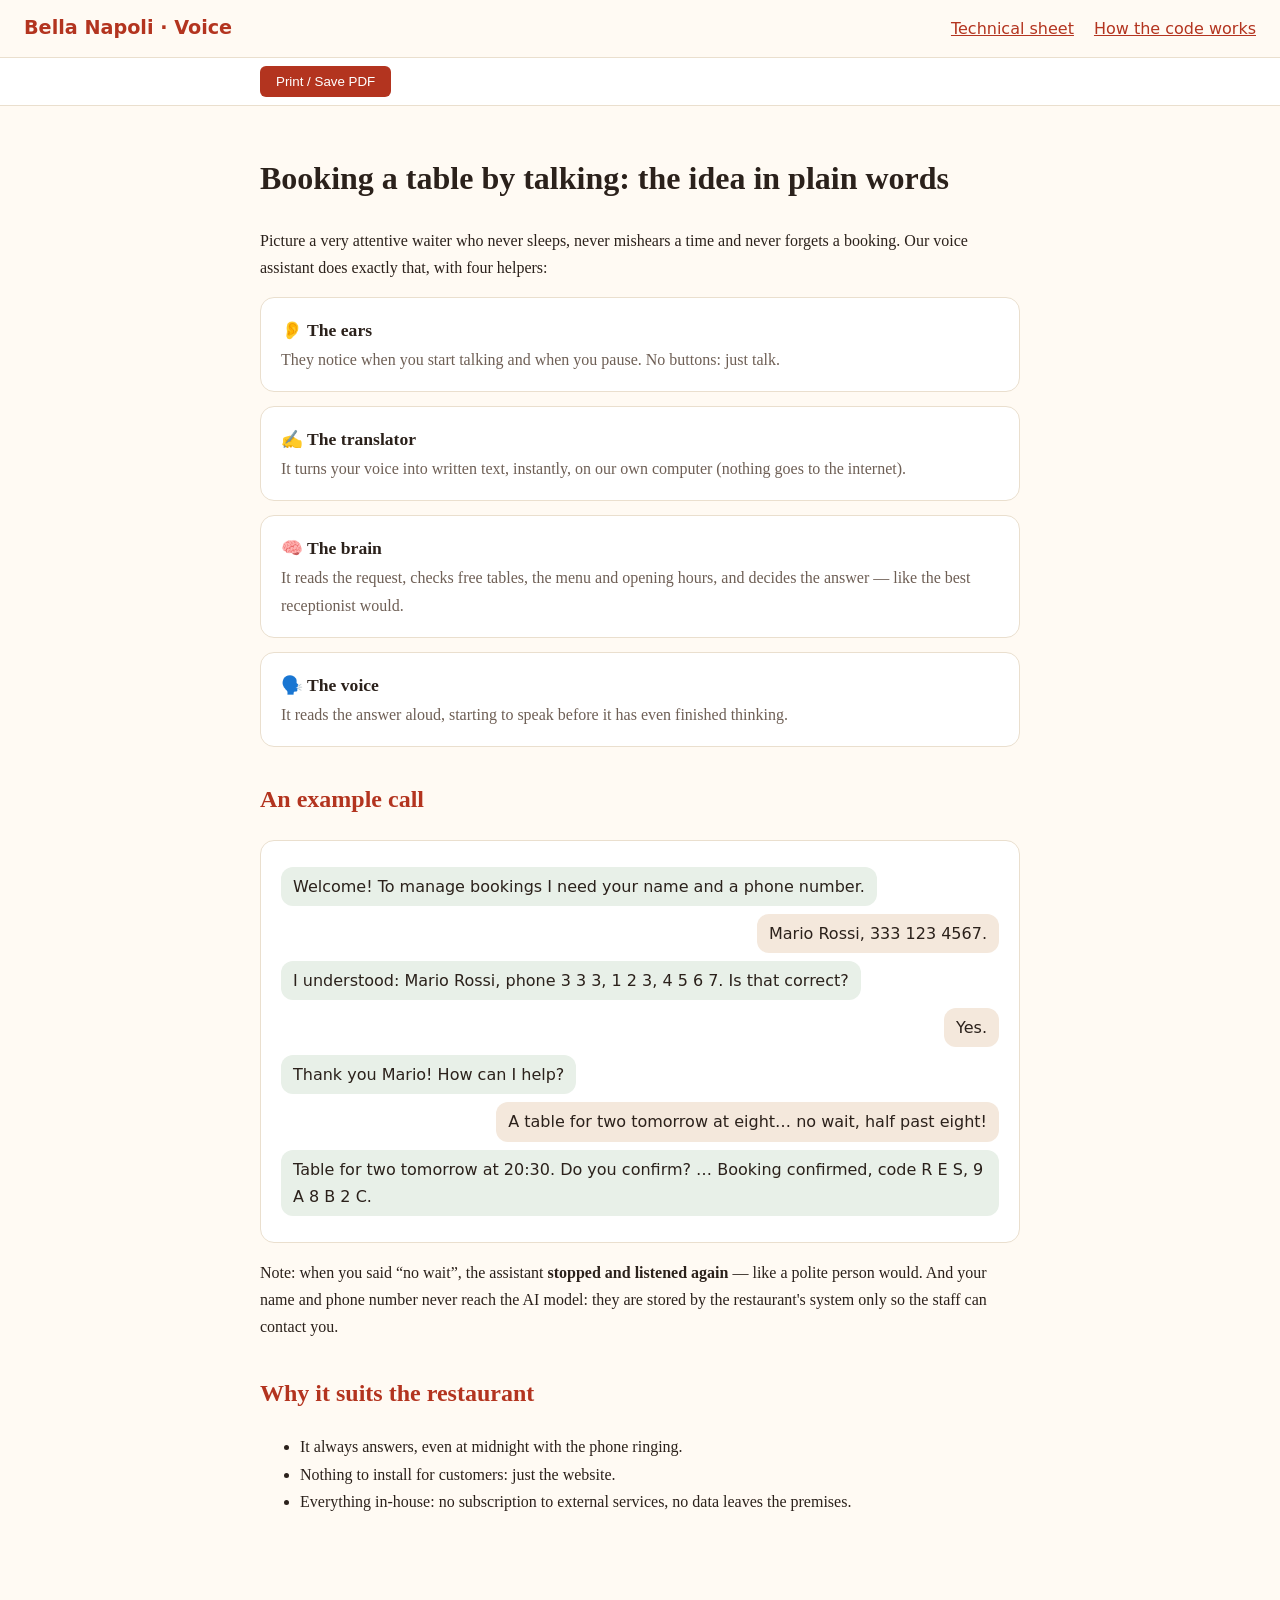
<file: voice/src/voicebot/pipeline/tech_idea.html>
<!DOCTYPE html>
<html lang="en">
<head>
<meta charset="utf-8">
<meta name="viewport" content="width=device-width, initial-scale=1">
<title>Bella Napoli — The idea in plain words</title>
<style>
  :root { --bg:#fffaf3; --surface:#fff; --text:#2b211b; --muted:#6e5f55;
    --accent:#b3341f; --line:#eadfce; --hero:#3a1f14; --radius:14px; }
  body { margin:0; font-family:Georgia,serif; color:var(--text); background:var(--bg); line-height:1.7; }
  .topbar { position:sticky; top:0; display:flex; gap:20px; align-items:center; padding:12px 24px; background:rgba(255,250,243,.95); border-bottom:1px solid var(--line); font-family:system-ui,sans-serif; }
  .brand { font-weight:bold; color:var(--accent); text-decoration:none; margin-right:auto; font-size:1.2rem; }
  main { max-width:760px; margin:0 auto; padding:24px 24px 70px; }
  h1 { font-size:2rem; } h2 { color:var(--accent); margin-top:32px; }
  .card { background:var(--surface); border:1px solid var(--line); border-radius:var(--radius); padding:18px 20px; margin:14px 0; }
  .card b { display:block; font-size:1.1rem; }
  .card span { color:var(--muted); }
  .dialog { background:var(--surface); border:1px solid var(--line); border-radius:var(--radius); padding:18px 20px; font-family:system-ui,sans-serif; }
  .dialog p { margin:8px 0; } .you { text-align:right; } .you i { background:#f4e8dc; border-radius:12px; padding:6px 12px; display:inline-block; font-style:normal; }
  .bot i { background:#e8f0e8; border-radius:12px; padding:6px 12px; display:inline-block; font-style:normal; }
  code { background:#f4f6f8; padding:1px 5px; border-radius:4px; }
  .toolbar { position:sticky; top:53px; background:#fff; padding:8px 0; border-bottom:1px solid var(--line); font-family:system-ui,sans-serif; }
  button { background:var(--accent); color:#fff; border:0; border-radius:6px; padding:8px 16px; cursor:pointer; }
  a { color:var(--accent); }
  @media print { .toolbar,.topbar { display:none; } }
</style>
</head>
<body>
<header class="topbar"><a class="brand" href="/test-voice">Bella Napoli · Voice</a>
  <a href="/tech">Technical sheet</a><a href="/tech-codice">How the code works</a></header>
<div class="toolbar"><main style="padding:0 24px">
  <button onclick="window.print()">Print / Save PDF</button></main></div>
<main>
  <h1>Booking a table by talking: the idea in plain words</h1>
  <p>Picture a very attentive waiter who never sleeps, never mishears a time and never forgets a
  booking. Our voice assistant does exactly that, with four helpers:</p>
  <div class="card"><b>👂 The ears</b><span>They notice when you start talking and when you pause. No buttons: just talk.</span></div>
  <div class="card"><b>✍️ The translator</b><span>It turns your voice into written text, instantly, on our own computer (nothing goes to the internet).</span></div>
  <div class="card"><b>🧠 The brain</b><span>It reads the request, checks free tables, the menu and opening hours, and decides the answer — like the best receptionist would.</span></div>
  <div class="card"><b>🗣️ The voice</b><span>It reads the answer aloud, starting to speak before it has even finished thinking.</span></div>

  <h2>An example call</h2>
  <div class="dialog">
    <p class="bot"><i>Welcome! To manage bookings I need your name and a phone number.</i></p>
    <p class="you"><i>Mario Rossi, 333 123 4567.</i></p>
    <p class="bot"><i>I understood: Mario Rossi, phone 3 3 3, 1 2 3, 4 5 6 7. Is that correct?</i></p>
    <p class="you"><i>Yes.</i></p>
    <p class="bot"><i>Thank you Mario! How can I help?</i></p>
    <p class="you"><i>A table for two tomorrow at eight… no wait, half past eight!</i></p>
    <p class="bot"><i>Table for two tomorrow at 20:30. Do you confirm? … Booking confirmed, code R E S, 9 A 8 B 2 C.</i></p>
  </div>
  <p>Note: when you said “no wait”, the assistant <b>stopped and listened again</b> —
  like a polite person would. And your name and phone number never reach the AI model: they are
  stored by the restaurant's system only so the staff can contact you.</p>

  <h2>Why it suits the restaurant</h2>
  <ul>
    <li>It always answers, even at midnight with the phone ringing.</li>
    <li>Nothing to install for customers: just the website.</li>
    <li>Everything in-house: no subscription to external services, no data leaves the premises.</li>
  </ul>
</main>
</body>
</html>
</file>
<file: frontend/css/style.css>
:root {
  --bg: #fffaf3;
  --surface: #ffffff;
  --text: #2b211b;
  --muted: #6e5f55;
  --accent: #b3341f;
  --accent-dark: #8a2615;
  --line: #eadfce;
  --hero: #3a1f14;
  --radius: 14px;
  --shadow: 0 10px 30px rgba(58, 31, 20, .18);
  --basil: #4a6b3a;
  --lemon: #e8b84a;
  --bg-alt: #f6ead7;
  --serif: "Playfair Display", Georgia, serif;
  --sans: Lato, system-ui, sans-serif;
}
* { box-sizing: border-box; }
html { scroll-behavior: smooth; }
body { margin: 0; font-family: var(--sans); font-size: 1.02rem; color: var(--text); background: var(--bg); line-height: 1.65; }
h1, h2, h3, .brand { font-family: var(--serif); line-height: 1.2; }
a { color: var(--accent); }
[hidden] { display: none !important; }

.topbar { position: sticky; top: 0; z-index: 20; display: flex; align-items: center; gap: 24px; padding: 12px 24px; background: rgba(255, 250, 243, .95); backdrop-filter: blur(6px); border-bottom: 1px solid var(--line); }
.brand { font-size: 1.45rem; font-weight: 700; color: var(--accent); text-decoration: none; margin-right: auto; display: flex; align-items: baseline; gap: 8px; }
.brand-mark { font-size: 1.2rem; align-self: center; }
.brand small { font-family: var(--sans); font-size: .62rem; font-weight: 400; letter-spacing: .18em; text-transform: uppercase; color: var(--muted); }
.topbar nav { display: flex; gap: 20px; }
.topbar nav a { color: var(--text); text-decoration: none; font-size: .95rem; }
.topbar nav a:hover { color: var(--accent); }

.btn { font: inherit; font-family: system-ui, sans-serif; background: var(--accent); color: #fff; border: 2px solid var(--accent); padding: 12px 24px; border-radius: 999px; cursor: pointer; font-weight: 600; }
.btn:hover { background: var(--accent-dark); border-color: var(--accent-dark); }
.btn-small { padding: 8px 16px; font-size: .9rem; }
.btn-ghost { background: transparent; color: #fff; border-color: #fff; }
.btn-ghost:hover { background: rgba(255, 255, 255, .15); border-color: #fff; }
.link-btn { background: none; border: 0; color: var(--muted); text-decoration: underline; cursor: pointer; font: inherit; font-size: .85rem; padding: 6px 14px 10px; align-self: flex-start; }
.icon-btn { background: none; border: 0; font-size: 1.1rem; cursor: pointer; color: var(--muted); padding: 4px 8px; }

.hero { position: relative; color: #fff; padding: 120px 24px 130px; background:
  radial-gradient(ellipse at 80% 20%, rgba(232, 184, 74, .28), transparent 55%),
  radial-gradient(ellipse at 15% 90%, rgba(179, 52, 31, .55), transparent 60%),
  linear-gradient(160deg, #2a140c, #4a2113 60%, #3a1f14); }
/* bordo a tovaglia a quadretti */
.hero::after { content: ""; position: absolute; left: 0; right: 0; bottom: 0; height: 22px; background: repeating-conic-gradient(var(--accent) 0 25%, #fffaf3 0 50%) 0 0 / 22px 22px; opacity: .95; }
.hero-inner { max-width: 800px; margin: 0 auto; }
.eyebrow { text-transform: uppercase; letter-spacing: .22em; font-size: .8rem; color: var(--lemon); font-family: var(--sans); }
.hero h1 { font-size: clamp(2.2rem, 5.5vw, 3.8rem); margin: .3em 0; font-weight: 700; }
.hero h1::first-line { font-style: italic; font-weight: 500; }
.lead { font-size: 1.15rem; max-width: 560px; opacity: .95; }
.hero-actions { display: flex; flex-wrap: wrap; gap: 12px; margin-top: 28px; }

.section { max-width: 1000px; margin: 0 auto; padding: 64px 24px 24px; }
.section.narrow { max-width: 760px; }
.section h2 { font-size: 2.2rem; margin: 0 0 22px; color: var(--accent); text-align: center; }
.section h2::after { content: "✦"; display: block; margin-top: 8px; font-size: .9rem; color: var(--lemon); letter-spacing: .5em; text-indent: .5em; }
/* sfondo alternato a tutta larghezza */
#menu, #contatti { background: var(--bg-alt); box-shadow: 0 0 0 100vmax var(--bg-alt); clip-path: inset(0 -100vmax); padding-bottom: 56px; }
#chi-siamo > p { text-align: center; }
.section h3 { margin: 18px 0 4px; font-size: 1rem; text-transform: uppercase; letter-spacing: .08em; color: var(--muted); font-family: system-ui, sans-serif; }
.section p { margin: 0; }
.features { list-style: none; padding: 0; margin: 28px 0 0; display: grid; grid-template-columns: repeat(auto-fit, minmax(200px, 1fr)); gap: 16px; }
.features li { background: var(--surface); border: 1px solid var(--line); border-top: 3px solid var(--basil); border-radius: var(--radius); padding: 20px 16px; display: flex; flex-direction: column; text-align: center; transition: transform .2s, box-shadow .2s; }
.features li:hover { transform: translateY(-3px); box-shadow: var(--shadow); }
.features strong { font-family: var(--serif); font-size: 1.1rem; }
.features span { color: var(--muted); font-size: .9rem; }
.features .ico { font-size: 2rem; margin-bottom: 4px; }

.filters { display: flex; flex-wrap: wrap; gap: 8px; margin-bottom: 20px; }
.chip { font: inherit; font-family: system-ui, sans-serif; font-size: .85rem; padding: 6px 14px; border-radius: 999px; border: 1px solid var(--line); background: var(--surface); cursor: pointer; color: var(--text); }
.chip[aria-pressed="true"] { background: var(--accent); border-color: var(--accent); color: #fff; }
.menu-list h3.cat { margin: 36px 0 10px; font-size: 1.6rem; font-style: italic; font-weight: 500; text-transform: none; letter-spacing: 0; color: var(--accent-dark); text-align: center; display: flex; align-items: center; gap: 16px; }
.menu-list h3.cat::before, .menu-list h3.cat::after { content: ""; flex: 1; height: 1px; background: linear-gradient(90deg, transparent, var(--accent) 60%, transparent); opacity: .5; }
.dish { display: flex; justify-content: space-between; gap: 16px; padding: 12px 4px; border-bottom: 1px dotted #c9b79c; }
.dish:hover { background: rgba(255, 255, 255, .55); }
.dish-name { font-family: var(--serif); font-weight: 600; font-size: 1.08rem; }
.dish-desc { color: var(--muted); font-size: .92rem; }
.dish-tags { font-size: .72rem; color: var(--basil); font-weight: 700; text-transform: uppercase; letter-spacing: .06em; margin-top: 2px; }
.dish-price { font-family: var(--serif); font-weight: 700; font-size: 1.1rem; color: var(--accent); white-space: nowrap; }
.note { color: var(--muted); font-size: .85rem; margin-top: 20px !important; }

.two-col { display: grid; grid-template-columns: 1fr 1fr; gap: 32px; align-items: start; }
.map-wrap iframe { width: 100%; height: 300px; border: 0; border-radius: var(--radius); }
.footer { margin-top: 72px; padding: 40px 24px 100px; text-align: center; background: var(--hero); color: #e9d9c8; font-size: .9rem; position: relative; }
.footer::before { content: ""; position: absolute; left: 0; right: 0; top: 0; height: 22px; background: repeating-conic-gradient(var(--accent) 0 25%, #fffaf3 0 50%) 0 0 / 22px 22px; }

/* ----- assistente ----- */
.fab { position: fixed; right: 20px; bottom: 20px; z-index: 30; font: inherit; font-family: system-ui, sans-serif; font-weight: 600; background: var(--accent); color: #fff; border: 0; border-radius: 999px; padding: 14px 22px; cursor: pointer; box-shadow: var(--shadow); }
.fab:hover { background: var(--accent-dark); }
.assistant { position: fixed; right: 20px; bottom: 20px; z-index: 40; width: min(400px, calc(100vw - 24px)); height: min(620px, calc(100vh - 40px)); display: flex; flex-direction: column; background: var(--surface); border: 1px solid var(--line); border-radius: 18px; box-shadow: var(--shadow); overflow: hidden; font-family: system-ui, sans-serif; }
.assistant-head { display: flex; align-items: center; gap: 10px; padding: 10px 12px 10px 16px; border-bottom: 1px solid var(--line); background: var(--bg); }
.assistant-head > div:first-child { flex: 1; display: flex; flex-direction: column; line-height: 1.2; }
.assistant-head small { color: var(--muted); font-size: .72rem; }
.assistant-head small.ok::before, .assistant-head small.ko::before { content: "● "; }
.assistant-head small.ok::before { color: #2e8b57; }
.assistant-head small.ko::before { color: var(--accent); }
.tabs { display: flex; background: var(--line); border-radius: 999px; padding: 3px; }
.tabs button { border: 0; background: none; padding: 5px 12px; border-radius: 999px; cursor: pointer; font: inherit; font-size: .82rem; color: var(--muted); }
.tabs button[aria-selected="true"] { background: var(--surface); color: var(--text); font-weight: 600; box-shadow: 0 1px 3px rgba(0, 0, 0, .12); }
.pane { flex: 1; min-height: 0; display: flex; flex-direction: column; }
.log { flex: 1; overflow-y: auto; padding: 14px; display: flex; flex-direction: column; gap: 10px; }
.msg { max-width: 85%; padding: 9px 13px; border-radius: 16px; font-size: .93rem; white-space: pre-wrap; word-wrap: break-word; }
.msg.bot { align-self: flex-start; background: #f4ece0; border-bottom-left-radius: 4px; }
.msg.bot { white-space: normal; }
.msg.bot p { margin: 0 0 .6em; }
.msg.bot ul { margin: 0 0 .6em; padding-left: 1.2em; }
.msg.bot li { margin: .15em 0; }
.msg.bot > :last-child { margin-bottom: 0; }
.msg.user { align-self: flex-end; background: var(--accent); color: #fff; border-bottom-right-radius: 4px; }
.msg.error { align-self: center; background: #fdecea; color: #8a2615; font-size: .85rem; }
.msg.typing { color: var(--muted); font-style: italic; }
.composer { display: flex; gap: 8px; padding: 10px 12px; border-top: 1px solid var(--line); }
.composer input { flex: 1; font: inherit; font-size: .93rem; padding: 9px 14px; border: 1px solid var(--line); border-radius: 999px; outline: none; }
.composer input:focus { border-color: var(--accent); }

.voice-stage { flex: 1; display: flex; flex-direction: column; align-items: center; justify-content: center; gap: 10px; padding: 24px; text-align: center; }
.mic { width: 160px; height: 160px; border-radius: 50%; border: 0; cursor: pointer; background: var(--accent); color: #fff; font: inherit; font-weight: 600; display: flex; flex-direction: column; align-items: center; justify-content: center; gap: 6px; box-shadow: var(--shadow); transition: transform .15s; }
.mic:hover { transform: scale(1.03); }
.mic-icon { font-size: 2.6rem; }
.mic[aria-pressed="true"] { background: #2e8b57; animation: pulse 1.6s infinite; }
.mic[data-state="speaking"] { background: #1f5fa8; }
@keyframes pulse { 0% { box-shadow: 0 0 0 0 rgba(46, 139, 87, .5); } 70% { box-shadow: 0 0 0 28px rgba(46, 139, 87, 0); } 100% { box-shadow: 0 0 0 0 rgba(46, 139, 87, 0); } }
.voice-state { font-weight: 600; margin: 8px 0 0; }
.hint { color: var(--muted); font-size: .8rem; max-width: 280px; margin: 0; }

@media (max-width: 720px) {
  .topbar { flex-wrap: wrap; gap: 4px 12px; padding: 10px 16px 0; }
  .brand { white-space: nowrap; font-size: 1.3rem; }
  .brand small { display: none; }
  .topbar > .btn { display: none; }
  .topbar nav { order: 3; width: 100%; gap: 18px; overflow-x: auto; white-space: nowrap; padding: 6px 0 10px; scrollbar-width: none; }
  .two-col { grid-template-columns: 1fr; }
  .hero { padding: 64px 20px 72px; }
  .hero-actions .btn { flex: 1 1 100%; text-align: center; }
  .section { padding: 48px 20px 16px; }
  .section h2 { font-size: 1.9rem; }
  .dish { gap: 12px; }
  .fab { right: 14px; bottom: 14px; }
  .assistant { right: 0; bottom: 0; width: 100vw; height: 100dvh; border-radius: 0; }
}
@media (prefers-reduced-motion: reduce) { * { animation: none !important; transition: none !important; scroll-behavior: auto !important; } }

.footer-staff { margin-top: 8px; font-size: .8rem; opacity: .8; }
.footer a { color: #e9d9c8; }

.staff-box { background: var(--surface); color: var(--text); border: 1px solid var(--line); border-left: 4px solid var(--basil); border-radius: 12px; padding: 24px; display: flex; flex-direction: column; align-items: flex-start; gap: 14px; }
.staff-box .staff-note { font-size: .85rem; color: var(--muted); }
.footer-brand { font-family: var(--serif); font-size: 1.5rem; color: #fff; margin: 0 0 4px !important; }
.footer-tag { font-style: italic; opacity: .75; margin: 0 0 14px !important; }
.footer p { margin: 4px 0; }
a.btn { text-decoration: none; display: inline-block; }
</file>
<file: frontend/css/staff.css>
/* Area ristoratore: riusa colori e font di style.css */
body.staff { font-family: system-ui, sans-serif; }
.staff .topbar { gap: 16px; }
.staff-tag { color: var(--muted); font-size: .9rem; margin-right: auto; }
.staff .brand { margin-right: 0; }
.btn-outline { background: transparent; color: var(--accent); }
.btn-outline:hover { background: var(--accent); color: #fff; }

.staff-main { max-width: 1200px; margin: 0 auto; padding: 32px 24px 80px; }
.panel { background: var(--surface); border: 1px solid var(--line); border-radius: var(--radius); padding: 24px; margin-top: 16px; }
.panel.narrow { max-width: 460px; margin: 48px auto; }
.panel h1 { margin: 0 0 8px; font-size: 1.6rem; color: var(--accent); }
.panel code { background: var(--bg); padding: 1px 6px; border-radius: 6px; }

label { display: block; font-size: .85rem; color: var(--muted); margin: 10px 0 4px; }
input, select, textarea { font: inherit; font-size: .95rem; padding: 8px 12px; border: 1px solid var(--line); border-radius: 10px; background: #fff; color: var(--text); }
input:focus, select:focus, textarea:focus { outline: 2px solid var(--accent); outline-offset: 1px; }
#login-form input { width: 100%; margin-bottom: 14px; }
textarea { width: 100%; resize: vertical; }

.staff-tabs { display: flex; gap: 8px; margin-top: 8px; }
.staff-tabs button { font: inherit; font-size: .95rem; padding: 8px 18px; border: 1px solid var(--line); border-radius: 999px; background: var(--surface); cursor: pointer; color: var(--text); }
.staff-tabs button[aria-selected="true"] { background: var(--accent); border-color: var(--accent); color: #fff; }

.toolbar { display: flex; flex-wrap: wrap; align-items: flex-end; gap: 12px; }
.toolbar label { margin: 0; }
.msg-line { min-height: 1.4em; margin: 10px 0 0; font-size: .9rem; }
.msg-line.ok { color: #2e7d4f; }
.msg-line.err { color: var(--accent-dark); }
.hint-line { color: var(--muted); font-size: .85rem; margin: 12px 0 0; }

.table-wrap { overflow-x: auto; margin-top: 12px; }
#res-table { border-collapse: collapse; width: 100%; font-size: .9rem; }
#res-table th, #res-table td { text-align: left; padding: 8px 10px; border-bottom: 1px solid var(--line); vertical-align: top; white-space: nowrap; }
#res-table td.notes { white-space: normal; min-width: 160px; max-width: 280px; }
#res-table th { color: var(--muted); font-weight: 600; font-size: .78rem; text-transform: uppercase; letter-spacing: .05em; }
#res-table tr.cancelled td { color: var(--muted); text-decoration: line-through; }
#res-table tr.cancelled td.status, #res-table tr.cancelled td.actions { text-decoration: none; }
.badge { display: inline-block; padding: 2px 10px; border-radius: 999px; font-size: .78rem; font-weight: 600; }
.badge.ok { background: #e3f2e8; color: #1f6b3d; }
.badge.ko { background: #f3e1de; color: var(--accent-dark); }
.row-actions { display: flex; gap: 6px; }
.mini { font: inherit; font-size: .8rem; padding: 4px 10px; border-radius: 8px; border: 1px solid var(--line); background: #fff; cursor: pointer; color: var(--text); }
.mini:hover { border-color: var(--accent); color: var(--accent); }
.mini.danger:hover { background: var(--accent); color: #fff; }

.plain-list { list-style: none; padding: 0; margin: 16px 0 0; }
.plain-list li { display: flex; align-items: center; gap: 12px; padding: 10px 0; border-bottom: 1px solid var(--line); }
.plain-list li span { flex: 1; }
.empty { color: var(--muted); font-style: italic; }

.menu-cat { margin: 20px 0 6px; font-size: 1.05rem; color: var(--accent); }
.menu-row { display: flex; align-items: center; gap: 12px; padding: 8px 0; border-bottom: 1px dashed var(--line); }
.menu-row .name { flex: 1; }
.menu-row .price { color: var(--muted); font-size: .9rem; }
.menu-row.off .name { color: var(--muted); text-decoration: line-through; }

dialog { border: 1px solid var(--line); border-radius: var(--radius); padding: 24px; width: min(440px, calc(100vw - 32px)); box-shadow: var(--shadow); }
dialog::backdrop { background: rgba(43, 24, 16, .45); }
dialog h2 { margin: 0 0 4px; font-size: 1.25rem; }
dialog input { width: 100%; }
.dialog-actions { display: flex; justify-content: flex-end; gap: 8px; margin-top: 16px; }

.footer a { color: #e9d9c8; }
@media (max-width: 720px) { .staff-main { padding: 16px 12px 60px; } .panel { padding: 16px; } }
</file>
